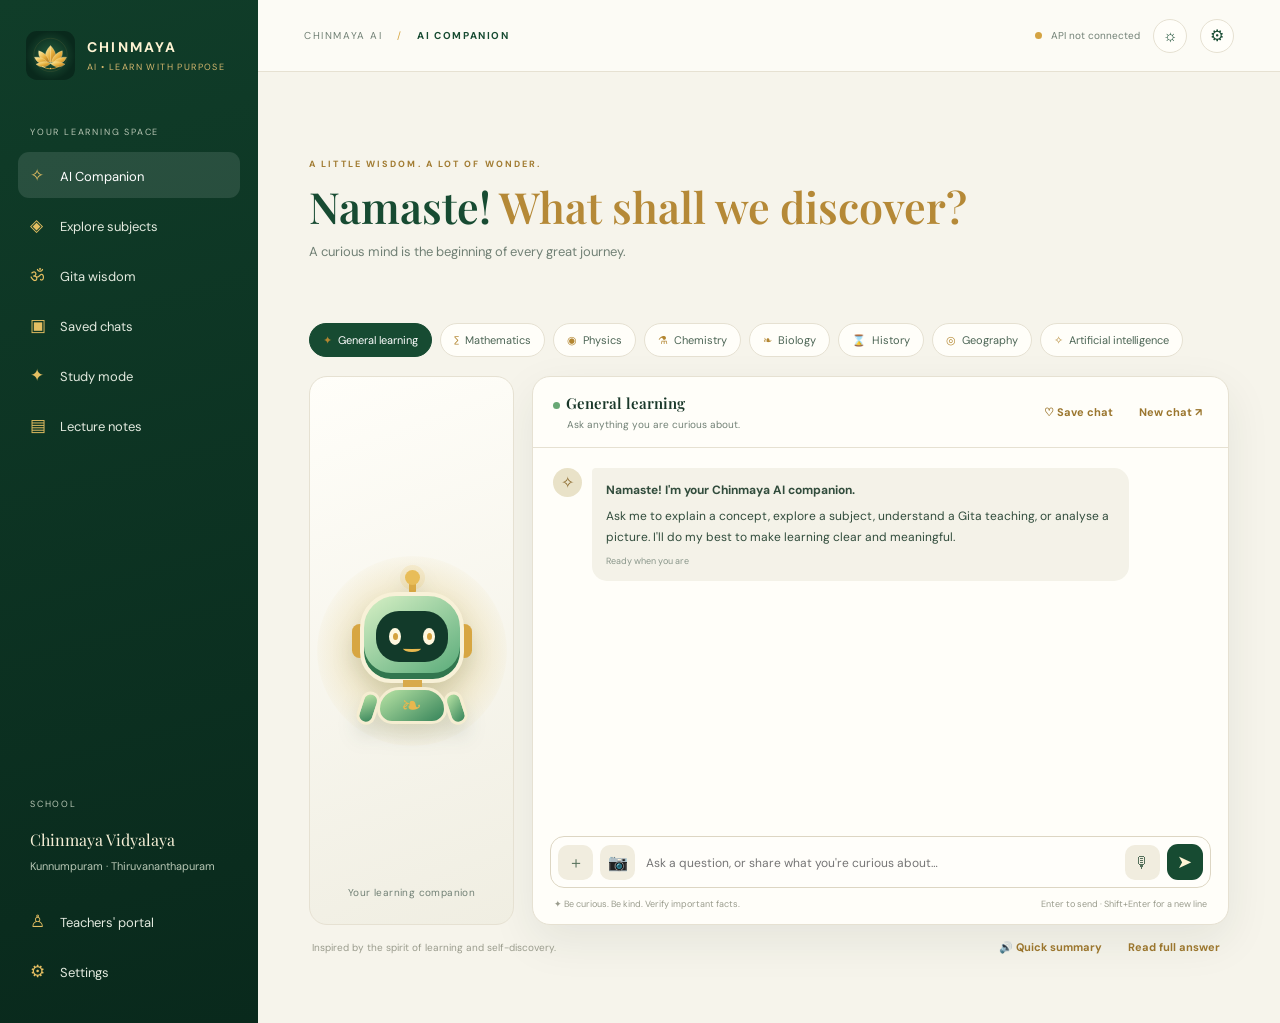
<file: index.html>
<!doctype html>
<html lang="en">
<head>
  <meta charset="utf-8">
  <meta name="viewport" content="width=device-width, initial-scale=1">
  <meta name="theme-color" content="#123d2b">
  <meta name="description" content="Chinmaya AI — a thoughtful school learning companion.">
  <title>Chinmaya AI — Learn with curiosity</title>
  <link rel="icon" href="logo.svg" type="image/svg+xml">
  <link rel="manifest" href="manifest.json">
  <link rel="stylesheet" href="style.css">
  <script src="config.js" defer></script>
  <script src="app.js" defer></script>
</head>
<body>
  <div class="app-shell">
    <aside class="sidebar" id="sidebar">
      <a class="brand" href="#home" aria-label="Chinmaya AI home"><img src="logo.svg" alt="" class="brand-logo"><span><strong>CHINMAYA</strong><small>AI • LEARN WITH PURPOSE</small></span></a>
      <div class="side-label">YOUR LEARNING SPACE</div>
      <button class="nav-item active" data-view="chat"><span>✧</span> AI Companion</button>
      <button class="nav-item" data-view="subjects"><span>◈</span> Explore subjects</button>
      <button class="nav-item" data-view="gita"><span>ॐ</span> Gita wisdom</button>
      <button class="nav-item" data-view="saved"><span>▣</span> Saved chats</button>
      <button class="nav-item" data-view="study"><span>✦</span> Study mode</button>
      <button class="nav-item" data-view="notes"><span>▤</span> Lecture notes</button>
      <div class="sidebar-bottom"><div class="side-label">SCHOOL</div><div class="school-mini">Chinmaya Vidyalaya<br><span>Kunnumpuram · Thiruvananthapuram</span></div><button class="nav-item" id="teacherOpen"><span>♙</span> Teachers' portal</button><button class="nav-item" id="settingsOpen"><span>⚙</span> Settings</button></div>
    </aside>

    <main class="main-area" id="home">
      <header class="topbar"><button class="mobile-menu" id="mobileMenu" aria-label="Open menu">☰</button><div class="breadcrumb">CHINMAYA AI <span>/</span> <b id="currentSection">AI COMPANION</b></div><div class="top-actions"><span class="connection" id="connectionState"><i></i> API not connected</span><button class="icon-button" id="themeToggle" title="Toggle theme" aria-label="Toggle theme">☼</button><button class="avatar-button" id="settingsQuick">⚙</button></div></header>

      <section class="view active" id="chatView">
        <div class="welcome-row"><div><div class="eyebrow">A LITTLE WISDOM. A LOT OF WONDER.</div><h1>Namaste! <span>What shall we discover?</span></h1><p class="subheading">A curious mind is the beginning of every great journey.</p></div></div>
        <div class="subject-strip" id="quickSubjects" aria-label="Choose a subject"></div>
        <div class="chat-workspace"><aside class="robot-stage" id="robotStage" aria-label="Chinmaya AI robot companion"><div class="robot-aura"></div><div class="robot" id="robot"><div class="antenna"><i></i></div><div class="ear ear-left"></div><div class="ear ear-right"></div><div class="robot-head"><div class="robot-face"><div class="eye eye-left"><i></i></div><div class="eye eye-right"><i></i></div><div class="mouth" id="robotMouth"></div></div></div><div class="robot-neck"></div><div class="robot-body"><span class="robot-leaf">❧</span></div><div class="robot-arm robot-arm-left"></div><div class="robot-arm robot-arm-right"></div></div><div class="robot-caption" id="robotCaption">Your learning companion</div></aside><div class="chat-panel"><div class="chat-heading"><div><span class="live-dot"></span><strong id="chatSubjectName">General learning</strong><small id="chatSubjectHint">Ask anything you are curious about.</small></div><div class="chat-heading-actions"><button class="text-button" id="saveChat">♡ Save chat</button><button class="text-button" id="clearChat">New chat ↗</button></div></div>
          <div class="messages" id="messages" aria-live="polite"><div class="message assistant"><div class="message-avatar">✧</div><div class="bubble"><b>Namaste! I'm your Chinmaya AI companion.</b><p>Ask me to explain a concept, explore a subject, understand a Gita teaching, or analyse a picture. I'll do my best to make learning clear and meaningful.</p><span class="message-time">Ready when you are</span></div></div></div>
          <div class="attachment-preview" id="attachmentPreview" hidden></div>
          <form class="composer" id="chatForm"><button type="button" class="tool-button" id="imageButton" title="Upload an image">＋</button><button type="button" class="tool-button" id="cameraButton" title="Take a photo">📷</button><input type="file" id="imageInput" accept="image/png,image/jpeg,image/webp" hidden><textarea id="promptInput" rows="1" placeholder="Ask a question, or share what you're curious about…" aria-label="Your message"></textarea><button type="button" class="tool-button mic-button" id="micButton" title="Voice input">🎙</button><button class="send-button" id="sendButton" type="submit" aria-label="Send message">➤</button></form>
          <div class="composer-foot"><span>✦ Be curious. Be kind. Verify important facts.</span><span id="voiceStatus">Enter to send · Shift+Enter for a new line</span></div>
        </div></div>
        <div class="below-chat"><span>Inspired by the spirit of learning and self-discovery.</span><div class="speech-actions"><button id="speakLast" class="text-button">🔊 Quick summary</button><button id="speakFull" class="text-button">Read full answer</button></div></div>
      </section>

      <section class="view" id="subjectsView"><div class="page-heading"><div class="eyebrow">KNOWLEDGE IS AN ADVENTURE</div><h1>Explore <span>your world.</span></h1><p>Choose a learning path. Ask questions, connect ideas and learn at your own pace.</p></div><div class="subject-grid" id="subjectGrid"></div></section>
      <section class="view" id="gitaView"><div class="page-heading"><div class="eyebrow">TIMELESS REFLECTIONS</div><h1>Wisdom for <span>everyday life.</span></h1><p>Explore the Bhagavad Gita thoughtfully, with context, questions and practical reflection.</p></div><div class="gita-feature"><div class="gita-symbol">ॐ</div><div><div class="eyebrow">A STARTING THOUGHT</div><h2>Focus on sincere effort.</h2><p>The Gita explores action, understanding, self-discipline and the search for clarity. Its teachings deserve context, careful interpretation and respectful discussion.</p><button class="gold-button" id="openSpiritualityFromGita">Ask in Spirituality ↗</button></div></div><div class="reflection-grid"><article><span>01 · ACTION</span><h3>Karma Yoga</h3><p>Reflect on doing your responsibilities sincerely without becoming overwhelmed by the result.</p></article><article><span>02 · KNOWLEDGE</span><h3>Jnana Yoga</h3><p>Explore how self-inquiry, discernment and understanding shape our choices.</p></article><article><span>03 · DEVOTION</span><h3>Bhakti Yoga</h3><p>Learn about devotion, humility and a sense of connection in the Gita.</p></article></div><p class="small-note">Verse wording and translations differ across editions. Questions about the Gita are handled in the separate Spirituality subject, with context and care.</p></section>
      <section class="view" id="savedView"><div class="page-heading"><div class="eyebrow">YOUR LEARNING HISTORY</div><h1>Saved <span>conversations.</span></h1><p>Keep useful explanations and return to them whenever you need.</p></div><div class="saved-chat-tools"><button class="gold-button" id="saveCurrentChatFromPage">♡ Save current conversation</button><button class="outline-button" id="exportCurrentChat">Export current chat</button></div><div class="saved-chat-list" id="savedChatList"></div></section>
      <section class="view" id="studyView"><div class="page-heading"><div class="eyebrow">LEARN • PRACTISE • REVISE</div><h1>Study <span>mode.</span></h1><p>Turn any topic into a clear lesson, revision notes and a short knowledge check.</p></div><div class="study-card"><label for="studyTopic">What topic are you studying?</label><input id="studyTopic" placeholder="e.g. Photosynthesis, fractions, the French Revolution"><label for="studyLevel">How should I explain it?</label><select id="studyLevel"><option value="simple">Simple explanation</option><option value="detailed">Detailed lesson</option><option value="exam">Exam revision</option><option value="quiz">Quiz me</option></select><button class="gold-button" id="startStudy">Create my study session ↗</button></div><div class="study-tip"><span>✧</span><div><b>Study smarter</b><p>After the explanation, ask for examples, flashcards or another quiz. Try answering before revealing the solution.</p></div></div></section>
      <section class="view" id="notesView"><div class="page-heading"><div class="eyebrow">YOUR PERSONAL STUDY DESK</div><h1>Lecture <span>notes.</span></h1><p>Write, save and revisit your learning. Notes stay in this browser.</p></div><div class="notes-layout"><div class="notes-list-panel"><button class="gold-button full" id="newNote">＋ New note</button><div id="notesList" class="notes-list"></div></div><div class="note-editor"><input id="noteTitle" placeholder="Untitled note" aria-label="Note title"><textarea id="noteBody" placeholder="Start writing your notes…" aria-label="Note content"></textarea><div class="note-actions"><span id="noteStatus">Saved locally in this browser</span><button class="outline-button" id="addChatNote">＋ Add last AI answer</button><button class="gold-button" id="saveNote">Save note</button><button class="outline-button" id="exportNote">Export .txt</button></div></div></div></section>
    </main>
  </div>

  <div class="modal-backdrop" id="settingsModal" hidden><section class="modal" role="dialog" aria-modal="true" aria-labelledby="settingsTitle"><button class="modal-close" data-close="settingsModal" aria-label="Close">×</button><div class="eyebrow">PERSONALISE YOUR SPACE</div><h2 id="settingsTitle">Settings</h2><label>Gemini API key<input id="apiKeyInput" type="password" autocomplete="off" placeholder="Paste your API key here"></label><p class="small-note">Kept in memory for this tab only; cleared when you refresh. A browser app cannot hide a key from its user.</p><label>Model name<input id="modelInput" value="gemini-3.5-flash-lite"></label><label>Speech language<select id="speechLanguage"><option value="en-IN">English (India)</option><option value="ml-IN">Malayalam</option><option value="ta-IN">Tamil</option><option value="hi-IN">Hindi</option></select></label><label class="switch-row">Speak AI answers <input type="checkbox" id="autoSpeak"></label><label class="switch-row">Reduce motion <input type="checkbox" id="reduceMotion"></label><div class="modal-actions"><button class="outline-button" id="forgetKey">Clear key</button><button class="gold-button" id="saveSettings">Save settings</button></div></section></div>

  <div class="modal-backdrop" id="studentCameraModal" hidden><section class="modal camera-modal" role="dialog" aria-modal="true" aria-labelledby="studentCameraTitle"><button class="modal-close" data-close="studentCameraModal" aria-label="Close">×</button><div class="eyebrow">ASK WITH A PICTURE</div><h2 id="studentCameraTitle">Student camera</h2><p>Point your camera at a question, diagram or learning material. Check that no private information is visible before taking a photo.</p><video id="studentVideo" autoplay playsinline muted></video><canvas id="studentCanvas" hidden></canvas><div class="camera-actions"><button class="outline-button" id="startStudentCamera">Start camera</button><button class="gold-button" id="captureStudentPhoto" disabled>Take photo</button><button class="outline-button" id="stopStudentCamera">Stop camera</button></div><p class="small-note" id="cameraStatus">Camera access requires permission and a secure HTTPS page or localhost.</p></section></div>

  <div class="modal-backdrop" id="teacherModal" hidden><section class="modal teacher-modal" role="dialog" aria-modal="true" aria-labelledby="teacherTitle"><button class="modal-close" data-close="teacherModal" aria-label="Close">×</button><div id="teacherLogin"><div class="eyebrow">FACULTY SPACE</div><h2 id="teacherTitle">Teachers' portal</h2><p>Enter the demo PIN to open classroom tools.</p><label>Teacher PIN<input id="teacherPin" type="password" inputmode="numeric" maxlength="8" placeholder="Enter PIN"></label><button class="gold-button full" id="teacherLoginButton">Open portal</button><p class="small-note">Demo PIN: 1234. This is not secure authentication.</p></div><div id="teacherDashboard" hidden><div class="eyebrow">CLASSROOM TOOLS</div><h2>Welcome, teacher.</h2><p>Camera preview and a relative room-sound monitor. Nothing is recorded or uploaded.</p><div class="teacher-tools"><div class="teacher-timer"><b>Classroom lesson timer</b><p>Keep activities and explanations on track.</p><div class="timer-controls"><input id="lessonMinutes" type="number" min="1" max="180" value="10" aria-label="Timer minutes"><span>minutes</span><button class="gold-button" id="startLessonTimer">Start</button><button class="outline-button" id="pauseLessonTimer">Pause</button><button class="outline-button" id="resetLessonTimer">Reset</button></div><div class="lesson-countdown" id="lessonCountdown" role="timer" aria-live="polite">10:00</div><p class="small-note" id="lessonTimerStatus">A simple on-screen classroom timer. It does not record anything.</p></div><button class="outline-button" id="startCamera">Open camera</button><button class="outline-button" id="stopCamera">Close camera</button><video id="teacherVideo" autoplay playsinline muted></video><button class="gold-button full" id="startNoise">Start noise monitor</button><div class="meter"><div id="noiseFill"></div></div><div class="noise-readout" id="noiseReadout">Microphone monitor is off</div><div class="alert-line" id="noiseAlert" hidden>Room sound is above the selected threshold.</div><button class="outline-button" id="stopNoise">Stop monitor</button></div><button class="text-button logout" id="teacherLogout">Log out</button></div></section></div>

  <div class="toast" id="toast" role="status" aria-live="polite"></div>
</body>
</html>
</file>
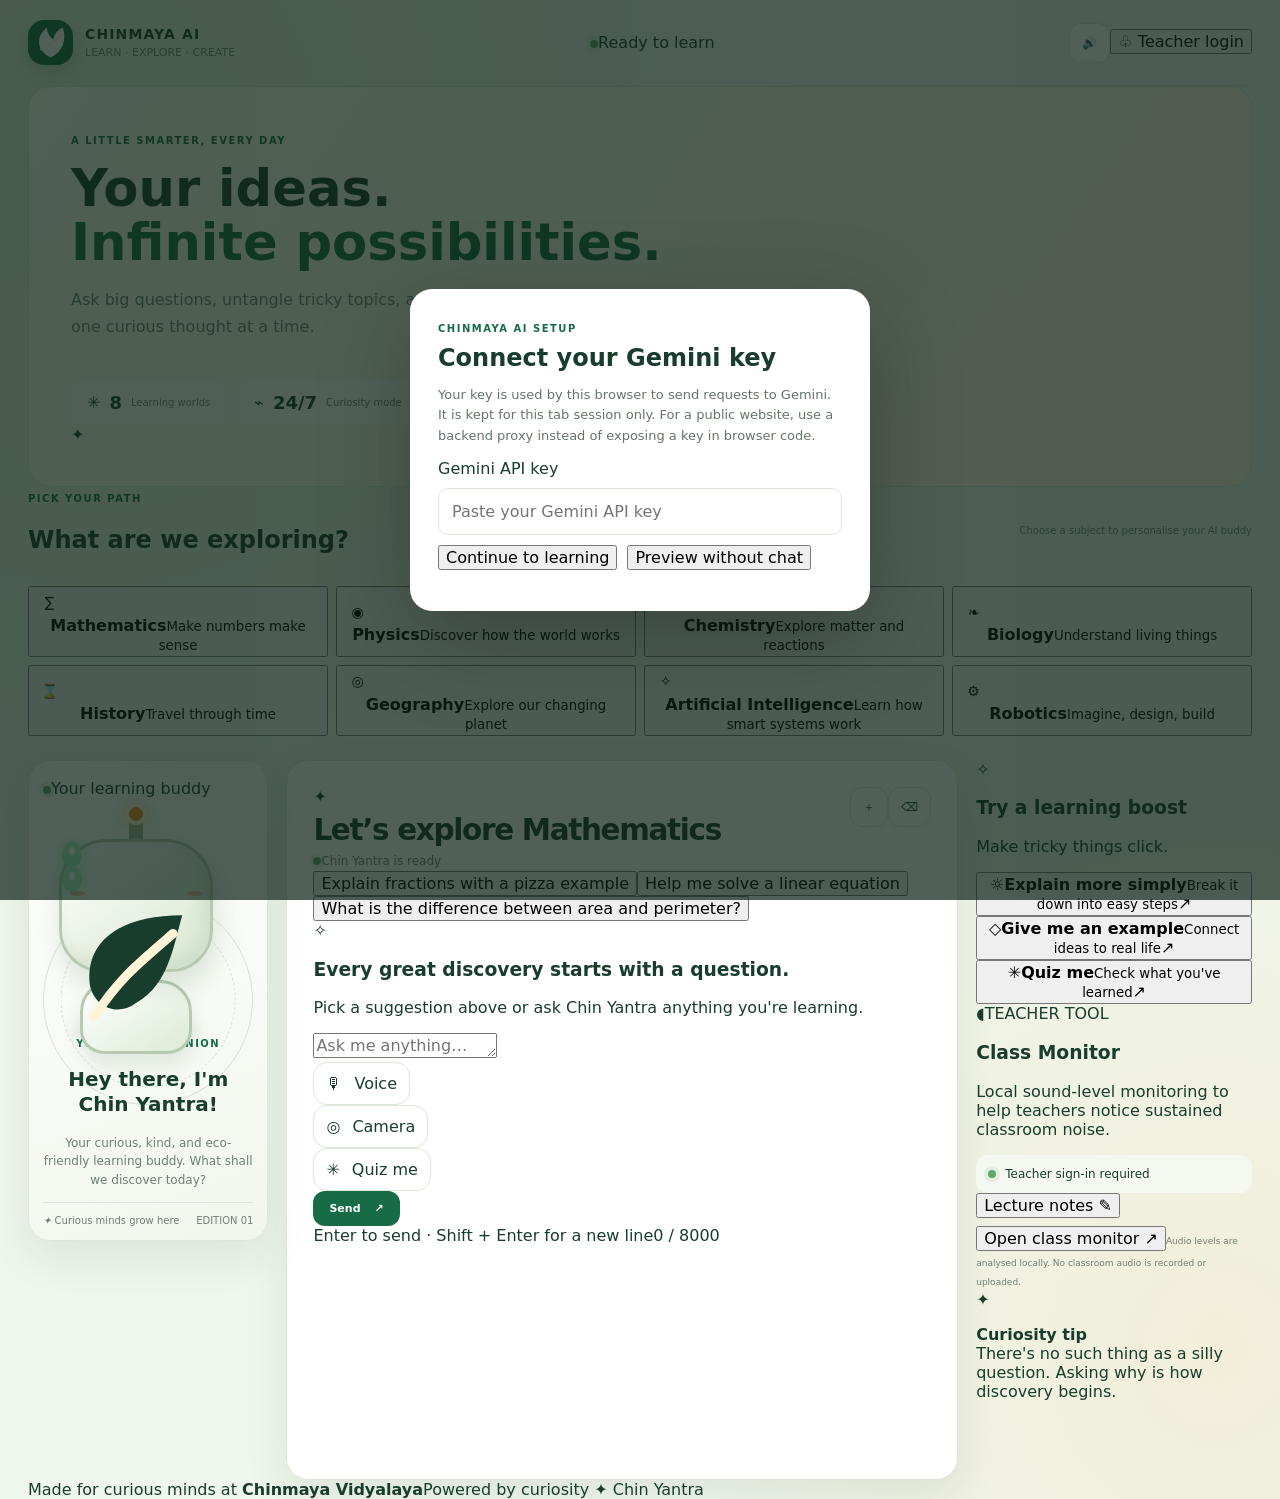
<file: chin-yantra-index.html>
<!doctype html>
<html lang="en">
<head>
  <meta charset="utf-8"><meta name="viewport" content="width=device-width, initial-scale=1">
  <meta name="theme-color" content="#176b45"><meta name="description" content="Chinmaya AI — a friendly school learning companion">
  <title>CHINMAYA AI · Chin Yantra</title><style>

:root {
  color-scheme: light;
  --page: #eff6eb;
  --surface: #ffffff;
  --surface-2: #f5f8f0;
  --surface-3: #e8f0e3;
  --text: #203b2c;
  --muted: #708074;
  --line: #dce7d8;
  --green: #34764b;
  --green-dark: #235c39;
  --green-light: #dceedd;
  --orange: #ef9b45;
  --orange-light: #fff0db;
  --shadow: 0 16px 44px rgba(35, 72, 44, .09);
  --radius: 22px;
}

* { box-sizing: border-box; }

[hidden] { display: none !important; }

html { min-height: 100%; scroll-behavior: smooth; }

body {
  margin: 0;
  background:
    radial-gradient(ellipse at 8% 10%, rgba(189, 220, 170, .28), transparent 35%),
    radial-gradient(ellipse at 95% 90%, rgba(255, 202, 139, .18), transparent 32%),
    var(--page);
  color: var(--text);
  font-family: Inter, ui-sans-serif, system-ui, -apple-system, BlinkMacSystemFont, "Segoe UI", sans-serif;
  transition: background .3s ease, color .3s ease;
}

button, input, textarea, select { font: inherit; }
button { cursor: pointer; }
button:disabled { cursor: not-allowed; opacity: .48; }
button:focus-visible, input:focus-visible, textarea:focus-visible, select:focus-visible {
  outline: 3px solid rgba(239, 155, 69, .65);
  outline-offset: 3px;
}

.app-shell { max-width: 1680px; min-height: 100vh; margin: 0 auto; padding: 0 28px; }

.topbar {
  min-height: 86px;
  display: flex;
  align-items: center;
  justify-content: space-between;
  gap: 18px;
  border-bottom: 1px solid var(--line);
}

.brand { display: flex; align-items: center; gap: 12px; text-decoration: none; color: inherit; }
.brand-mark {
  display: grid; place-items: center; width: 45px; height: 45px;
  border-radius: 16px; background: var(--green); color: #fff; font-size: 25px;
  box-shadow: 0 7px 16px rgba(52, 118, 75, .22);
}
.brand strong { display: block; letter-spacing: .08em; font-size: 14px; }
.brand small { display: block; color: var(--muted); margin-top: 4px; font-size: 11px; }
.topbar-actions { display: flex; align-items: center; gap: 10px; }

.connection-status, .live-pill, .robot-status {
  display: inline-flex; align-items: center; gap: 7px; color: var(--muted); font-size: 12px;
}
.status-dot, .live-pill > span {
  width: 8px; height: 8px; border-radius: 50%; background: #65a66d; display: inline-block;
  box-shadow: 0 0 0 4px rgba(101, 166, 109, .12);
}
.icon-button, .subtle-button, .secondary-button, .round-tool {
  border: 1px solid var(--line); color: var(--text); background: var(--surface);
  border-radius: 12px; transition: transform .18s ease, background .18s ease, border-color .18s ease;
}
.icon-button { min-height: 40px; padding: 9px 12px; display: inline-flex; align-items: center; gap: 8px; font-size: 12px; }
.icon-button:hover, .subtle-button:hover, .secondary-button:hover, .round-tool:hover { transform: translateY(-1px); border-color: var(--green); }
.theme-toggle { color: var(--green); }

.workspace {
  display: grid; grid-template-columns: minmax(290px, 365px) minmax(0, 1fr);
  gap: 24px; padding: 24px 0; align-items: stretch;
}
.companion-panel, .chat-panel {
  min-width: 0; background: var(--surface); border: 1px solid var(--line);
  border-radius: var(--radius); box-shadow: var(--shadow);
}
.companion-panel {
  padding: 22px; display: flex; flex-direction: column; position: relative; overflow: hidden;
  background: linear-gradient(165deg, var(--surface) 35%, var(--surface-2));
}
.companion-heading, .section-heading { display: flex; justify-content: space-between; align-items: center; gap: 10px; }
.eyebrow { color: var(--green); font-size: 10px; font-weight: 800; letter-spacing: .15em; }
.live-pill { background: var(--surface-2); padding: 7px 10px; border-radius: 99px; font-size: 10px; }
.live-pill > span { width: 6px; height: 6px; }

.robot-stage {
  min-height: 310px; display: grid; place-items: center; position: relative;
  isolation: isolate; margin: 10px -10px 0;
  background: radial-gradient(ellipse, rgba(189, 220, 170, .3), transparent 68%);
}
.orbit { position: absolute; border: 1px solid rgba(80, 137, 91, .18); border-radius: 50%; z-index: -1; }
.orbit-one { width: 260px; height: 260px; }
.orbit-two { width: 215px; height: 215px; border-style: dashed; animation: orbit-spin 42s linear infinite; }
.float-leaf { position: absolute; color: var(--orange); animation: float-gentle 4s ease-in-out infinite; }
.leaf-one { top: 52px; left: 17%; font-size: 24px; }
.leaf-two { right: 15%; top: 93px; color: var(--green); font-size: 24px; animation-delay: -1.4s; }
.leaf-three { right: 20%; bottom: 46px; font-size: 20px; animation-delay: -2.3s; }

.robot { width: 186px; height: 258px; position: relative; transform-origin: 50% 85%; animation: robot-breathe 4s ease-in-out infinite; }
.robot-head {
  position: absolute; z-index: 3; left: 16px; top: 37px; width: 154px; height: 133px;
  border: 3px solid #b7c9b2; border-radius: 48px 48px 42px 42px;
  background: linear-gradient(145deg, #ffffff, #e1eddb 72%);
  box-shadow: inset -8px -9px 16px rgba(71, 121, 73, .12), 0 14px 23px rgba(44, 91, 53, .12);
}
.robot-antenna { position: absolute; z-index: 1; top: 11px; left: 86px; width: 14px; height: 33px; border-radius: 10px; background: #9ebd9a; }
.robot-antenna span {
  position: absolute; top: -10px; left: -4px; width: 22px; height: 22px; border-radius: 50%;
  background: var(--orange); border: 4px solid #fff0db; box-shadow: 0 0 18px rgba(239, 155, 69, .5);
  animation: antenna-glow 2.5s ease-in-out infinite;
}
.robot-ear { position: absolute; top: 87px; width: 22px; height: 43px; border: 3px solid #a5c39f; background: #d8e8d1; border-radius: 10px; z-index: 2; }
.ear-left { left: 3px; } .ear-right { right: 3px; }
.robot-forehead { height: 31px; display: grid; place-items: center; }
.forehead-symbol { color: #d88b35; font-size: 17px; }
.robot-face {
  position: relative; margin: 0 12px; height: 78px; border-radius: 27px;
  background: linear-gradient(145deg, #244a39, #173629);
  box-shadow: inset 0 3px 8px rgba(0, 0, 0, .23);
  display: flex; justify-content: center; align-items: center; gap: 25px;
}
.eye { position: relative; width: 20px; height: 25px; background: #a8f1c0; border-radius: 50%; box-shadow: 0 0 13px rgba(129, 247, 163, .55); overflow: hidden; transition: height .12s ease; }
.eye span { position: absolute; width: 6px; height: 8px; left: 7px; top: 5px; border-radius: 50%; background: #fff; }
.cheek { position: absolute; top: 49px; width: 15px; height: 5px; border-radius: 50%; background: rgba(240, 150, 110, .58); }
.cheek-left { left: 8px; } .cheek-right { right: 8px; }
.robot-mouth { position: absolute; left: 50%; bottom: 9px; transform: translateX(-50%); width: 21px; height: 7px; border-bottom: 3px solid #f6c89c; border-radius: 0 0 20px 20px; transition: all .2s ease; }
.robot-chin { height: 13px; margin: 0 47px; border-radius: 0 0 12px 12px; background: #b5d0ad; }
.face-shine { position: absolute; top: 5px; left: 8px; width: 26px; height: 3px; border-radius: 5px; background: rgba(255,255,255,.2); }
.robot-neck { position: absolute; left: 76px; top: 164px; height: 20px; width: 34px; background: #a6c79e; border-radius: 0 0 9px 9px; }
.robot-body {
  position: absolute; top: 178px; left: 37px; width: 112px; height: 74px; border-radius: 32px 32px 24px 24px;
  border: 3px solid #b7c9b2; background: linear-gradient(145deg, #fff, #dcebd5);
  box-shadow: 0 12px 20px rgba(44, 91, 53, .11); display: flex; align-items: center; flex-direction: column;
}
.body-symbol { margin-top: 8px; color: var(--green); font-size: 24px; line-height: 26px; }
.body-light { width: 20px; height: 5px; border-radius: 5px; background: var(--orange); margin-top: 2px; }
.body-panel { width: 38px; height: 3px; background: #b2cbaa; border-radius: 4px; margin-top: 6px; }
.robot-arm { position: absolute; top: 188px; width: 21px; height: 49px; border: 3px solid #b7c9b2; background: #e1eddb; border-radius: 12px; transform-origin: top center; }
.arm-left { left: 20px; transform: rotate(12deg); }
.arm-right { right: 20px; transform: rotate(-12deg); }
.robot-shadow { position: absolute; bottom: -7px; left: 30px; width: 126px; height: 16px; background: rgba(51, 89, 52, .12); filter: blur(7px); border-radius: 50%; }

.robot.blink .eye { height: 3px; margin-top: 11px; border-radius: 50%; }
.robot.yawning .robot-mouth { width: 17px; height: 20px; bottom: 4px; border: 2px solid #f6c89c; border-radius: 50%; background: #c87564; }
.robot.talking .robot-mouth { height: 12px; width: 23px; border: 2px solid #f6c89c; background: #c87564; }
.robot.thinking { animation: robot-think 1.2s ease-in-out infinite; }
.robot.happy .robot-mouth { width: 28px; height: 12px; border-bottom-width: 4px; }
.robot.alert .robot-antenna span { background: #f04f4f; }
.companion-info { text-align: center; }
.robot-status { font-size: 11px; }
.companion-info h1 { margin: 9px 0 6px; font-size: 25px; letter-spacing: -.04em; }
.companion-info p { max-width: 255px; margin: 0 auto; color: var(--muted); line-height: 1.6; font-size: 13px; }

.companion-tools { display: grid; grid-template-columns: 1fr; gap: 8px; margin-top: 23px; }
.tool-button {
  display: flex; gap: 12px; align-items: center; padding: 11px 12px; text-align: left;
  border: 1px solid var(--line); background: var(--surface); border-radius: 14px; color: var(--text);
  transition: background .2s ease, transform .2s ease;
}
.tool-button:hover { background: var(--surface-2); transform: translateX(2px); }
.tool-icon { display: grid; place-items: center; width: 36px; height: 36px; flex-shrink: 0; border-radius: 12px; color: var(--green); background: var(--green-light); font-size: 17px; }
.tool-button strong, .tool-button small { display: block; }
.tool-button strong { font-size: 12px; }
.tool-button small { color: var(--muted); font-size: 10px; margin-top: 3px; }
.nature-note { display: flex; gap: 10px; align-items: flex-start; margin-top: 18px; padding: 13px; border-radius: 14px; background: var(--orange-light); color: #7d5b32; }
.nature-note > span { font-size: 18px; }
.nature-note p { margin: 0; font-size: 11px; line-height: 1.55; }
.teacher-entry { display: flex; justify-content: space-between; align-items: center; gap: 8px; margin-top: auto; padding-top: 19px; font-size: 10px; color: var(--muted); }
.teacher-entry button, .logout-button { border: 0; background: transparent; color: var(--green); font-size: 11px; font-weight: 700; padding: 7px; }

.chat-panel { display: flex; flex-direction: column; padding: 26px; min-height: 720px; }
.chat-header { display: flex; align-items: flex-start; justify-content: space-between; gap: 16px; }
.chat-header h2 { font-size: clamp(22px, 2.3vw, 30px); letter-spacing: -.045em; margin: 7px 0 5px; }
.chat-header p { color: var(--muted); margin: 0; font-size: 12px; line-height: 1.6; }
.subtle-button { padding: 10px 13px; white-space: nowrap; font-size: 11px; }

.subject-section { margin-top: 24px; padding-bottom: 20px; border-bottom: 1px solid var(--line); }
.section-heading h3 { margin: 0; font-size: 12px; }
.section-heading > span { color: var(--muted); font-size: 10px; }
.subject-grid { display: grid; grid-template-columns: repeat(4, minmax(0, 1fr)); gap: 8px; margin-top: 12px; }
.subject-button {
  display: flex; align-items: center; gap: 8px; min-width: 0; padding: 10px 8px;
  border: 1px solid var(--line); border-radius: 12px; background: var(--surface-2);
  color: var(--text); font-size: 10px; font-weight: 650; text-align: left;
  transition: transform .18s ease, box-shadow .18s ease, border-color .18s ease;
}
.subject-button:hover { transform: translateY(-2px); }
.subject-button.selected { border-color: var(--subject-colour); box-shadow: 0 0 0 2px color-mix(in srgb, var(--subject-colour) 18%, transparent); background: var(--subject-bg); }
.subject-icon { display: grid; place-items: center; flex-shrink: 0; width: 27px; height: 27px; border-radius: 9px; background: var(--subject-bg); color: var(--subject-colour); font-size: 14px; }
.subject-button span:last-child { overflow-wrap: anywhere; }

.chat-messages { display: flex; flex-direction: column; gap: 20px; padding: 22px 3px 14px; flex: 1; }
.message { display: flex; align-items: flex-start; gap: 10px; max-width: 100%; animation: message-in .3s ease both; }
.message.user-message { justify-content: flex-end; }
.message-avatar { display: grid; place-items: center; flex-shrink: 0; width: 32px; height: 32px; border-radius: 12px; background: var(--green-light); color: var(--green); font-size: 17px; }
.user-message .message-avatar { display: none; }
.message-content { max-width: min(88%, 730px); min-width: 0; }
.user-message .message-content { display: flex; flex-direction: column; align-items: flex-end; }
.message-meta { color: var(--muted); font-size: 10px; margin: 0 0 7px 3px; }
.message-meta span { opacity: .75; }
.message-bubble { padding: 13px 15px; border-radius: 5px 17px 17px 17px; background: var(--surface-2); border: 1px solid var(--line); font-size: 12px; line-height: 1.8; overflow-wrap: anywhere; }
.message-bubble p { margin: 0 0 9px; white-space: pre-wrap; }
.message-bubble p:last-child { margin-bottom: 0; }
.message-bubble ul, .message-bubble ol { padding-left: 20px; }
.user-message .message-bubble { border: 0; background: var(--green); color: #fff; border-radius: 17px 5px 17px 17px; }
.message-actions { display: flex; gap: 7px; margin: 7px 0 0 3px; }
.message-actions button { border: 0; padding: 4px 7px; background: transparent; color: var(--green); font-size: 10px; }
.user-message .message-meta { text-align: right; margin-right: 3px; }
.typing-bubble { display: flex; gap: 5px; align-items: center; min-height: 40px; }
.thinking-dots { display: inline-flex; align-items: center; gap: 4px; }
.thinking-dots i { display: block; width: 5px; height: 5px; border-radius: 50%; background: var(--green); animation: dot-bounce .8s infinite alternate; }
.thinking-dots i:nth-child(2) { animation-delay: .18s; }
.thinking-dots i:nth-child(3) { animation-delay: .36s; }
.thinking-bar { color: var(--muted); font-size: 11px; display: flex; align-items: center; gap: 9px; padding: 8px 0; }
.quick-prompts { display: flex; flex-wrap: wrap; gap: 7px; margin: 5px 0 14px; }
.quick-prompt { border: 1px solid var(--line); background: var(--surface); color: var(--muted); border-radius: 99px; padding: 8px 11px; font-size: 10px; transition: .18s ease; }
.quick-prompt:hover { border-color: var(--orange); color: var(--text); background: var(--orange-light); }

.composer { border: 1px solid var(--line); border-radius: 18px; background: var(--surface); padding: 12px; box-shadow: 0 5px 18px rgba(35, 72, 44, .04); }
.composer textarea { width: 100%; min-height: 35px; max-height: 140px; resize: vertical; border: 0; outline: 0; color: var(--text); background: transparent; padding: 5px 4px 10px; font-size: 13px; line-height: 1.5; }
.composer textarea::placeholder { color: var(--muted); opacity: .8; }
.composer-bottom { display: flex; align-items: center; justify-content: space-between; gap: 10px; }
.composer-tools { display: flex; align-items: center; gap: 6px; }
.round-tool { width: 34px; height: 34px; font-size: 14px; display: grid; place-items: center; }
.mic-button.listening { color: #fff; background: #d84848; border-color: #d84848; animation: mic-pulse 1s infinite; }
.voice-state { font-size: 10px; color: var(--muted); margin-left: 4px; }
.send-button, .primary-button {
  border: 0; background: var(--green); color: #fff; border-radius: 12px;
  padding: 11px 16px; font-size: 11px; font-weight: 750; display: inline-flex; align-items: center; gap: 14px;
  transition: transform .18s ease, background .18s ease;
}
.send-button:hover, .primary-button:hover { background: var(--green-dark); transform: translateY(-1px); }
.send-button:disabled { opacity: .55; }
.privacy-note { text-align: center; color: var(--muted); font-size: 9px; line-height: 1.5; margin: 12px 0 0; }
.app-footer { display: flex; justify-content: space-between; gap: 15px; padding: 8px 0 20px; color: var(--muted); font-size: 10px; }
.app-footer span:first-child { font-weight: 800; letter-spacing: .1em; color: var(--green); }
.sr-only { position: absolute; width: 1px; height: 1px; padding: 0; margin: -1px; overflow: hidden; clip: rect(0,0,0,0); white-space: nowrap; border: 0; }

/* Modals */
.modal-backdrop {
  position: fixed; inset: 0; z-index: 1000; display: grid; place-items: center;
  padding: 18px; background: rgba(15, 31, 21, .53); backdrop-filter: blur(8px);
  animation: fade-in .18s ease both;
}
.modal {
  width: min(100%, 560px); max-height: min(90vh, 900px); overflow-y: auto;
  background: var(--surface); color: var(--text); border: 1px solid var(--line);
  border-radius: 22px; padding: 23px; box-shadow: 0 25px 80px rgba(0, 0, 0, .2);
  animation: modal-in .24s ease both;
}
.settings-modal { width: min(100%, 610px); }
.monitor-modal { width: min(100%, 650px); }
.modal-header { display: flex; justify-content: space-between; align-items: flex-start; gap: 14px; margin-bottom: 17px; }
.modal-header h2 { font-size: 24px; letter-spacing: -.04em; margin: 5px 0 0; }
.modal-close { border: 0; border-radius: 10px; background: var(--surface-2); color: var(--text); width: 36px; height: 36px; font-size: 25px; line-height: 1; }
.modal-description { color: var(--muted); font-size: 12px; line-height: 1.7; }
.settings-content { display: grid; gap: 21px; }
.settings-group { display: grid; gap: 12px; }
.settings-group h3, .monitor-camera-section h3 { margin: 0; font-size: 13px; }
.setting-row { display: flex; align-items: center; justify-content: space-between; gap: 14px; }
.setting-row strong, .setting-row small { display: block; }
.setting-row strong { font-size: 12px; }
.setting-row small { color: var(--muted); font-size: 10px; line-height: 1.5; margin-top: 4px; }
.switch-button { display: inline-flex; align-items: center; gap: 7px; border: 1px solid var(--line); background: var(--surface-2); color: var(--text); border-radius: 99px; padding: 5px 9px 5px 5px; font-size: 10px; }
.switch-button > span { width: 22px; height: 22px; border-radius: 50%; background: #aab8aa; transition: .2s; }
.switch-button.active > span { background: var(--green); box-shadow: inset 0 0 0 5px var(--green); border: 5px solid #c6e5c8; }
.field-label { display: block; color: var(--muted); font-size: 11px; margin: 5px 0 -5px; }
.settings-input { width: 100%; min-height: 42px; border: 1px solid var(--line); background: var(--surface-2); color: var(--text); border-radius: 11px; padding: 10px 12px; font-size: 12px; }
textarea.settings-input { resize: vertical; }
.range-row { display: grid; gap: 8px; }
.range-row label, .threshold-row label { display: flex; justify-content: space-between; color: var(--muted); font-size: 11px; }
.range-row label span, .threshold-row strong { color: var(--green); }
input[type="range"] { width: 100%; accent-color: var(--green); }
.settings-footnote { color: var(--muted); font-size: 10px; line-height: 1.7; margin: 7px 0 0; }
.primary-button { justify-content: center; min-height: 42px; }
.secondary-button { min-height: 38px; padding: 9px 12px; font-size: 11px; }
.modal-actions { display: flex; flex-wrap: wrap; gap: 8px; margin: 13px 0; }
.camera-preview, .monitor-camera-preview { display: grid; place-items: center; overflow: hidden; border-radius: 15px; background: #172a20; min-height: 210px; }
.camera-preview video { display: block; width: 100%; max-height: 340px; object-fit: contain; }
.camera-placeholder { min-height: 200px; width: 100%; display: flex; flex-direction: column; align-items: center; justify-content: center; gap: 9px; color: #c4d9c7; text-align: center; padding: 20px; }
.camera-placeholder span { font-size: 34px; }
.camera-placeholder p { margin: 0; font-size: 11px; }
.captured-image { display: block; max-height: 230px; max-width: 100%; margin: 12px auto; border-radius: 12px; }
.question-input { margin: 12px 0; }
.status-message { color: var(--muted); font-size: 10px; line-height: 1.5; }
.password-row { display: flex; gap: 8px; }
.password-row .settings-input { flex: 1; min-width: 0; }
.error-message { color: #d64545; font-size: 11px; min-height: 16px; }
.monitor-status { display: flex; align-items: center; gap: 9px; padding: 12px; border-radius: 12px; background: var(--surface-2); font-size: 12px; }
.monitor-status.running .status-dot { background: #4db76c; box-shadow: 0 0 0 5px rgba(77,183,108,.16); }
.noise-reading { margin: 18px 0; padding: 19px; border: 1px solid var(--line); border-radius: 16px; background: var(--surface-2); }
.noise-number { display: flex; align-items: baseline; gap: 10px; margin: 7px 0 13px; }
.noise-number strong { font-size: 42px; letter-spacing: -.06em; }
.noise-number span { color: var(--muted); font-size: 11px; }
.sound-meter { height: 13px; overflow: hidden; border-radius: 99px; background: var(--surface-3); }
.sound-meter > div { width: 0; height: 100%; border-radius: inherit; background: linear-gradient(90deg, #4c9e64, #f3b54f, #e44e4e); transition: width .1s linear; }
.meter-scale { display: flex; justify-content: space-between; gap: 5px; color: var(--muted); font-size: 9px; margin-top: 7px; }
.threshold-row { display: grid; gap: 8px; }
.notice-card { padding: 15px; border-radius: 12px; background: var(--orange-light); color: #78522c; font-size: 12px; }
.monitor-camera-section { margin-top: 24px; border-top: 1px solid var(--line); padding-top: 20px; }
.monitor-camera-preview { min-height: 155px; }
.monitor-camera-preview video { display: block; width: 100%; max-height: 270px; object-fit: contain; }
.logout-button { margin-top: 16px; color: #c44d4d; }

/* Full-screen alarm */
.alarm-overlay {
  position: fixed; z-index: 3000; inset: 0; display: grid; place-items: center; overflow-y: auto;
  padding: 22px; color: white; background: #a91020;
  animation: alarm-flash .85s infinite alternate;
}
.alarm-card { width: min(100%, 600px); text-align: center; padding: 25px; border: 1px solid rgba(255,255,255,.4); border-radius: 25px; background: rgba(64, 0, 7, .22); box-shadow: 0 20px 90px rgba(0,0,0,.18); }
.alarm-symbol { width: 74px; height: 74px; display: grid; place-items: center; border: 4px solid #fff; border-radius: 50%; margin: 0 auto 16px; font-size: 49px; font-weight: 900; animation: alarm-symbol-pulse .6s infinite alternate; }
.alarm-kicker { font-size: 11px; letter-spacing: .22em; font-weight: 900; }
.alarm-card h2 { margin: 11px 0; font-size: clamp(26px, 5vw, 44px); letter-spacing: -.04em; }
.alarm-card p { font-size: 13px; line-height: 1.7; }
.alarm-level { display: flex; justify-content: center; align-items: baseline; gap: 11px; margin: 20px 0; }
.alarm-level strong { font-size: 48px; }
.alarm-level span, .alarm-card small { font-size: 11px; opacity: .86; }
.alarm-voice-note { padding: 13px; border-radius: 12px; background: rgba(0,0,0,.16); }
.alarm-actions { display: flex; justify-content: center; flex-wrap: wrap; gap: 9px; margin: 20px 0; }
.alarm-actions button { border: 1px solid rgba(255,255,255,.8); border-radius: 11px; padding: 12px 15px; background: white; color: #9c1120; font-weight: 800; font-size: 11px; }
.alarm-actions button:last-child { color: white; background: transparent; }
.toast { position: fixed; bottom: 22px; left: 50%; z-index: 4000; transform: translate(-50%, 20px); max-width: min(90vw, 500px); background: #203b2c; color: white; padding: 12px 16px; border-radius: 12px; font-size: 12px; opacity: 0; pointer-events: none; transition: .2s ease; box-shadow: var(--shadow); }
.toast.visible { opacity: 1; transform: translate(-50%, 0); }

/* Dark theme */
body.dark {
  color-scheme: dark;
  --page: #101a15;
  --surface: #19271f;
  --surface-2: #203128;
  --surface-3: #2a3c30;
  --text: #e6f0e5;
  --muted: #a4b5a5;
  --line: #304437;
  --green: #82c795;
  --green-dark: #5ca978;
  --green-light: #2d4935;
  --orange-light: #4b3925;
  --shadow: 0 16px 44px rgba(0, 0, 0, .18);
  background:
    radial-gradient(ellipse at 8% 10%, rgba(52, 118, 75, .17), transparent 35%),
    radial-gradient(ellipse at 95% 90%, rgba(239, 155, 69, .08), transparent 32%),
    var(--page);
}
body.dark .robot-head { background: linear-gradient(145deg, #e5f0df, #b7cfb0); }
body.dark .robot-face { background: linear-gradient(145deg, #142d21, #0e2017); }
body.dark .robot-body { background: linear-gradient(145deg, #dcebd5, #a9c99e); }
body.dark .robot-ear, body.dark .robot-neck, body.dark .robot-arm { background: #b7d1ad; }
body.dark .nature-note { color: #f2c995; }
body.dark .message-bubble { background: var(--surface-2); }
body.dark .user-message .message-bubble { background: #397b50; color: #fff; }
body.dark .switch-button.active > span { background: #82c795; border-color: #2d4935; }
body.dark .theme-toggle { color: #f5c37f; }
body.dark .subject-button.selected { background: var(--subject-bg); }

/* Animations */
@keyframes robot-breathe { 0%,100% { transform: translateY(0) rotate(0); } 50% { transform: translateY(-4px) rotate(.6deg); } }
@keyframes orbit-spin { to { transform: rotate(360deg); } }
@keyframes float-gentle { 0%,100% { transform: translateY(0) rotate(0); } 50% { transform: translateY(-10px) rotate(8deg); } }
@keyframes antenna-glow { 0%,100% { box-shadow: 0 0 10px rgba(239,155,69,.35); } 50% { box-shadow: 0 0 21px rgba(239,155,69,.7); } }
@keyframes robot-think { 0%,100% { transform: rotate(0); } 50% { transform: rotate(-2deg) translateY(-2px); } }
@keyframes dot-bounce { to { transform: translateY(-4px); opacity: .45; } }
@keyframes message-in { from { opacity: 0; transform: translateY(6px); } to { opacity: 1; transform: translateY(0); } }
@keyframes mic-pulse { 50% { box-shadow: 0 0 0 6px rgba(216,72,72,.18); } }
@keyframes fade-in { from { opacity: 0; } to { opacity: 1; } }
@keyframes modal-in { from { opacity: 0; transform: translateY(9px) scale(.99); } to { opacity: 1; transform: translateY(0) scale(1); } }
@keyframes alarm-flash { from { background-color: #8f0c19; } to { background-color: #df1e31; } }
@keyframes alarm-symbol-pulse { to { transform: scale(1.08); box-shadow: 0 0 25px rgba(255,255,255,.2); } }

body.reduce-motion *, body.reduce-motion *::before, body.reduce-motion *::after {
  animation-duration: .01ms !important; animation-iteration-count: 1 !important;
  scroll-behavior: auto !important; transition-duration: .01ms !important;
}

@media (prefers-reduced-motion: reduce) {
  body:not(.allow-motion) *, body:not(.allow-motion) *::before, body:not(.allow-motion) *::after {
    animation-duration: .01ms; animation-iteration-count: 1; scroll-behavior: auto;
  }
}

@media (min-width: 1250px) {
  .workspace { grid-template-columns: minmax(310px, 365px) minmax(0, 1fr); }
  .companion-tools { grid-template-columns: 1fr; }
}
@media (max-width: 1050px) {
  .app-shell { padding: 0 16px; }
  .workspace { grid-template-columns: minmax(250px, 300px) minmax(0, 1fr); gap: 14px; }
  .companion-panel { padding: 16px; }
  .chat-panel { padding: 20px; }
  .robot-stage { min-height: 275px; }
  .subject-grid { grid-template-columns: repeat(2, minmax(0, 1fr)); }
}
@media (max-width: 720px) {
  .app-shell { padding: 0 10px; }
  .topbar { min-height: 72px; }
  .brand-mark { width: 38px; height: 38px; border-radius: 13px; }
  .brand strong { font-size: 12px; }
  .brand small { font-size: 10px; }
  .topbar-actions { gap: 6px; }
  .connection-status { display: none; }
  .icon-button { padding: 8px 9px; }
  .desktop-label, #themeLabel { display: none; }
  .workspace { grid-template-columns: minmax(0, 1fr); padding-top: 12px; }
  .companion-panel { padding: 14px 16px; }
  .robot-stage { min-height: 235px; margin-top: 0; }
  .orbit-one { width: 220px; height: 220px; }
  .orbit-two { width: 185px; height: 185px; }
  .robot { transform: scale(.84); margin: -12px 0; }
  .companion-info h1 { font-size: 22px; }
  .companion-tools { grid-template-columns: repeat(3, minmax(0, 1fr)); gap: 6px; margin-top: 15px; }
  .tool-button { flex-direction: column; text-align: center; gap: 6px; padding: 9px 5px; }
  .tool-button small { display: none; }
  .tool-icon { width: 31px; height: 31px; }
  .nature-note { margin-top: 12px; }
  .teacher-entry { padding-top: 10px; }
  .chat-panel { min-height: 640px; padding: 16px 12px; }
  .chat-header h2 { font-size: 23px; }
  .chat-header p { max-width: 300px; }
  .subtle-button { padding: 8px; font-size: 10px; }
  .subject-section { margin-top: 18px; }
  .subject-grid { grid-template-columns: repeat(2, minmax(0, 1fr)); }
  .message-content { max-width: 92%; }
  .message-bubble { font-size: 12px; }
  .app-footer { font-size: 9px; }
  .app-footer span:last-child { text-align: right; }
}
@media (max-width: 390px) {
  .chat-header { flex-direction: column; }
  .subject-button { font-size: 9px; }
  .voice-state { display: none; }
  .composer-tools { gap: 4px; }
  .send-button { padding: 10px; }
  .modal { padding: 17px; }
  .alarm-card { padding: 17px; }
}

/* Restored layout and interaction fixes */

.hidden{display:none!important}
.hero-grid{display:grid;grid-template-columns:minmax(0,1fr);gap:20px}
.hero-grid>.robot-card{display:none}
.welcome-panel{min-height:250px;padding:42px;position:relative;overflow:hidden;border:1px solid var(--line);border-radius:var(--radius);background:linear-gradient(125deg,#f7fbf1,#fff0dc);display:flex;flex-direction:column;justify-content:space-between}
.welcome-copy h2{font-size:clamp(34px,4vw,58px);line-height:1.05;margin:14px 0;color:var(--text)}
.welcome-copy h2 span{color:var(--green)}
.welcome-copy p{max-width:620px;color:var(--muted);line-height:1.7}
.quick-stats{display:flex;gap:12px;flex-wrap:wrap;margin-top:24px}
.quick-stats>div{display:flex;align-items:center;gap:9px;background:rgba(255,255,255,.72);padding:12px 16px;border-radius:15px}
.quick-stats strong{font-size:18px}.quick-stats small{display:block;color:var(--muted);font-size:10px}
.workspace-grid{display:grid;grid-template-columns:minmax(210px,.68fr) minmax(0,1.9fr) minmax(235px,.78fr);gap:18px;align-items:start;margin-top:24px}
.workspace-grid>.robot-card{grid-column:1;grid-row:1;position:sticky;top:14px;min-width:0;padding:18px 14px 14px;border:1px solid var(--line);border-radius:var(--radius);background:linear-gradient(160deg,#fff,#f1f7ed);box-shadow:var(--shadow);overflow:hidden}
.workspace-grid>.chat-panel{grid-column:2;grid-row:1;min-width:0}
.workspace-grid>.side-column{grid-column:3;grid-row:1;min-width:0}
.robot-card .robot-stage{height:230px;min-height:230px;margin:4px auto 0;position:relative;display:block;isolation:isolate}
.robot-orbit{position:absolute;left:50%;top:50%;transform:translate(-50%,-50%);border:1px solid rgba(80,137,91,.2);border-radius:50%;pointer-events:none;z-index:0}
.robot-orbit.orbit-one{width:210px;height:210px}
.robot-orbit.orbit-two{width:175px;height:175px;border-style:dashed;animation:orbit-spin 42s linear infinite}
.robot-head{z-index:3}
.robot-card .robot-intro{text-align:center;margin-top:0}
.robot-card .robot-intro h1{font-size:20px;line-height:1.25}
.robot-card .robot-intro p{font-size:12px;line-height:1.55;color:var(--muted)}
.robot-footer{display:flex;justify-content:space-between;gap:8px;border-top:1px solid var(--line);padding-top:12px;margin-top:auto;font-size:10px;color:var(--muted)}
.robot-stage .eye .pupil{transition:transform .12s ease-out}
.robot-stage[data-expression="thinking"] .robot-mouth{animation:robot-thinking .7s ease-in-out infinite alternate}
.api-gate{position:fixed;inset:0;z-index:5000;background:rgba(13,35,24,.72);display:grid;place-items:center;padding:18px}
.api-gate.hidden{display:none!important}
.api-gate-card{width:min(100%,460px);background:#fff;border-radius:22px;padding:28px;box-shadow:0 25px 90px rgba(0,0,0,.25)}
.api-gate-card h2{margin:8px 0}.api-gate-card p{color:#657568;line-height:1.55;font-size:13px}
.api-gate-card input{width:100%;padding:13px;border:1px solid var(--line);border-radius:10px;margin:10px 0}
.api-gate-actions{display:flex;gap:10px;flex-wrap:wrap}
.notes-panel{width:min(100%,760px)}.notes-panel textarea{width:100%;min-height:260px;padding:14px;border:1px solid var(--line);border-radius:12px}
@keyframes robot-thinking{from{transform:scaleX(.85)}to{transform:scaleX(1.1)}}
@media(max-width:1050px){.workspace-grid{grid-template-columns:minmax(190px,.65fr) minmax(0,1.7fr)}.workspace-grid>.robot-card{grid-column:1;grid-row:1}.workspace-grid>.chat-panel{grid-column:2;grid-row:1}.workspace-grid>.side-column{grid-column:1/-1;grid-row:2;display:grid;grid-template-columns:repeat(2,minmax(0,1fr))}}
@media(max-width:700px){.app-shell{padding:0 12px}.workspace-grid{grid-template-columns:1fr}.workspace-grid>.robot-card,.workspace-grid>.chat-panel,.workspace-grid>.side-column{grid-column:1;grid-row:auto;position:relative;top:auto}.workspace-grid>.robot-card{min-height:0}.workspace-grid>.side-column{display:grid;grid-template-columns:1fr}.welcome-panel{padding:24px;min-height:260px}}

</style>
  <script>
/* CHINMAYA AI / CHIN YANTRA — central configuration.
   Edit values here, save, and refresh. Browser-side API keys are visible to visitors.
*/
window.APP_CONFIG = {
  appName: "CHINMAYA AI",
  robotName: "Chin Yantra",
  apiKey: "PASTE YOUR API KEY HERE",
  // Verified in Google's official Gemini API docs at project creation time: Gemini 3.5 Flash-Lite.
  // Model availability can change; use an identifier enabled for your API key.
  model: "gemini-3.5-flash-lite",
  apiBaseUrl: "https://generativelanguage.googleapis.com/v1beta/models/",
  language: "en-IN",
  greeting: "Your curious, kind, and eco-friendly learning buddy. What shall we discover today?",
  defaultSubject: "Mathematics",
  defaultExpression: "idle",
  reducedMotion: false,
  theme: {
    primary: "#176b45",
    primaryDark: "#104b34",
    secondary: "#f28a27",
    background: "#f6f5ed",
    accent: "#b8d96a",
    cream: "#fff9e9",
    text: "#183d2d"
  },
  voice: {
    enabled: true,
    voiceName: "",
    language: "en-IN",
    rate: 1.0,
    pitch: 1.08,
    volume: 0.9,
    speakByDefault: false,
    showSpeakButton: true,
    allowSpeechRecognition: true
  },
  teacherPassword: "1234", // DEMONSTRATION ONLY; never use as real authentication.
  monitor: {
    noiseSensitivity: 55,       // 1–100; higher values trigger at lower sound levels.
    soundLevelThreshold: 0.085, // RMS amplitude, 0–1; tune for the device/room.
    triggerDurationMs: 1800,    // sound must stay over threshold for this long
    repeatCount: 3,             // sustained loud frames required within the active window
    alertDurationMs: 5000,
    alarmCooldownMs: 12000,
    defaultAlarmEnabled: true,
    allowTeacherMute: true,
    sampleIntervalMs: 100
  },
  interface: {
    maxHistoryMessages: 24,
    maxOutputTokens: 1200,
    cameraMaxWidth: 960,
    cameraJpegQuality: 0.82,
    toastDurationMs: 3200
  },
  subjects: [
    { name: "Mathematics", icon: "∑", description: "Make numbers make sense", instruction: "Teach mathematics step by step. Show working for calculations, define symbols, check the result, and use an everyday analogy when useful. Never skip essential reasoning.", questions: ["Explain fractions with a pizza example", "Help me solve a linear equation", "What is the difference between area and perimeter?"] },
    { name: "Physics", icon: "◉", description: "Discover how the world works", instruction: "Teach physics with scientifically accurate principles, units, equations, and real-world examples. Explain what each variable means and distinguish simplified models from reality.", questions: ["Why does a rainbow form?", "Explain Newton's laws simply", "What is the difference between mass and weight?"] },
    { name: "Chemistry", icon: "⚗", description: "Explore matter and reactions", instruction: "Teach chemistry safely and accurately. Explain particles, elements, compounds, reactions, and equations at school level. Do not recommend dangerous experiments or mixing unknown chemicals.", questions: ["What is an atom made of?", "How are acids different from bases?", "Explain chemical reactions with examples"] },
    { name: "Biology", icon: "❧", description: "Understand living things", instruction: "Teach biology using clear explanations of living systems, evidence-based facts, and relatable examples. Explain scientific terms in plain language and avoid overstating uncertain claims.", questions: ["How do plants make their food?", "What do mitochondria do?", "How does the human heart work?"] },
    { name: "History", icon: "⌛", description: "Travel through time", instruction: "Teach history with chronology, context, causes, consequences, and multiple perspectives where relevant. Separate established evidence from interpretation and do not invent dates or quotations.", questions: ["Why are historical sources important?", "What caused the French Revolution?", "How do historians study ancient civilisations?"] },
    { name: "Geography", icon: "◎", description: "Explore our changing planet", instruction: "Teach geography with clear spatial reasoning, map concepts, physical and human geography, and examples. Be careful with current facts and distinguish weather from climate.", questions: ["Why do monsoons happen?", "How are latitude and longitude used?", "What causes earthquakes?"] },
    { name: "Artificial Intelligence", icon: "✧", description: "Learn how smart systems work", instruction: "Explain AI and machine learning accessibly, including benefits, limitations, bias, privacy, and responsible use. Do not claim AI is conscious or always correct.", questions: ["How does a chatbot generate answers?", "What is machine learning?", "Can AI make mistakes or show bias?"] },
    { name: "Robotics", icon: "⚙", description: "Imagine, design, build", instruction: "Teach robotics through sensors, actuators, controllers, programming, and safe engineering principles. Use beginner-friendly examples and remind students to get adult supervision for tools, electricity, or moving machinery.", questions: ["How does a robot use sensors?", "What is the job of a microcontroller?", "How can I plan a simple school robot?"] }
  ]
};

</script>
</head>
<body>
  <div class="app-shell">
    <header class="topbar">
      <a class="brand" href="#" aria-label="CHINMAYA AI home"><span class="brand-mark" aria-hidden="true"><svg viewBox="0 0 48 48"><path d="M24 40C9 32 8 18 20 8c1 8 5 11 7 13 1-7 6-11 10-13 5 14-1 27-13 32Z" fill="currentColor"/><path d="M14 31c8-2 15-8 21-16" fill="none" stroke="#fff3d8" stroke-width="2.5" stroke-linecap="round"/></svg></span><span><strong>CHINMAYA <b>AI</b></strong><small>LEARN · EXPLORE · CREATE</small></span></a>
      <div class="header-status"><span class="status-dot"></span><span id="headerStatus">Ready to learn</span></div>
      <div class="header-actions"><button class="icon-button" id="voiceToggle" title="Toggle voice output" aria-label="Toggle voice output">🔊</button><button class="button button-outline" id="teacherLoginOpen">♧ Teacher login</button></div>
    </header>

    <main>
      <section class="hero-grid">
        <div class="robot-card panel" id="robotCompanionCard">
          <div class="robot-orbit orbit-one"></div><div class="robot-orbit orbit-two"></div>
          <div class="robot-badge"><span class="status-dot"></span><span id="robotStatus">Your learning buddy</span></div>
          <div class="robot-stage" id="robotStage" data-expression="idle" aria-label="Animated robot Chin Yantra">
            <div class="robot-shadow"></div>
            <div class="robot-antenna"><span></span></div>
            <div class="robot-head">
              <div class="ear ear-left"><i></i></div><div class="ear ear-right"><i></i></div>
              <div class="head-panel"><span class="head-screw screw-left"></span><span class="head-screw screw-right"></span></div>
              <div class="brow brow-left"></div><div class="brow brow-right"></div>
              <div class="eye eye-left"><span class="pupil"></span><i class="eye-shine"></i></div><div class="eye eye-right"><span class="pupil"></span><i class="eye-shine"></i></div>
              <div class="nose"></div><div class="cheek cheek-left"></div><div class="cheek cheek-right"></div><div class="mouth"><span></span></div>
              <div class="leaf-emblem"><svg viewBox="0 0 32 32"><path d="M26 5C12 5 5 11 6 20c1 5 6 7 10 4 7-4 8-12 10-19Z" fill="currentColor"/><path d="M7 27C12 19 17 15 24 9" fill="none" stroke="#fff3d8" stroke-width="2" stroke-linecap="round"/></svg></div>
            </div>
            <div class="robot-neck"></div><div class="robot-body"><div class="body-shoulder shoulder-left"></div><div class="body-shoulder shoulder-right"></div><div class="chest-panel"><span class="chest-light"></span><span class="chest-light"></span><span class="chest-light"></span><div class="chest-leaf">✦</div></div><div class="arm arm-left"></div><div class="arm arm-right"></div><div class="hand hand-left"></div><div class="hand hand-right"></div></div>
          </div>
          <div class="robot-intro"><span class="eyebrow">YOUR AI COMPANION</span><h1>Hey there, <span id="robotNameTitle">I'm Chin Yantra!</span></h1><p id="robotGreeting">Your curious, kind, and eco-friendly learning buddy. What shall we discover today?</p></div>
          <div class="robot-footer"><span><i class="mini-leaf">✦</i> Curious minds grow here</span><span class="robot-version">EDITION 01</span></div>
        </div>
        <div class="welcome-panel">
          <div class="welcome-copy"><span class="eyebrow">A LITTLE SMARTER, EVERY DAY</span><h2>Your ideas.<br><span>Infinite possibilities.</span></h2><p>Ask big questions, untangle tricky topics, and build something brilliant — one curious thought at a time.</p></div>
          <div class="quick-stats"><div><span class="stat-icon green-icon">✳</span><strong>8</strong><small>Learning worlds</small></div><div><span class="stat-icon orange-icon">⌁</span><strong>24/7</strong><small>Curiosity mode</small></div><div><span class="stat-icon green-icon">♧</span><strong>1</strong><small>Planet to protect</small></div></div>
          <div class="welcome-decoration deco-leaf">✦</div><div class="welcome-decoration deco-ring"></div>
        </div>
      </section>

      <section class="subjects-section"><div class="section-heading"><div><span class="eyebrow">PICK YOUR PATH</span><h2>What are we exploring?</h2></div><span class="section-note">Choose a subject to personalise your AI buddy</span></div><div class="subject-grid" id="subjectGrid" aria-label="Learning subjects"></div></section>

      <section class="workspace-grid">
        <div class="chat-panel panel">
          <div class="chat-header"><div class="chat-heading"><div class="chat-avatar">✦</div><div><h2 id="chatSubjectTitle">Let's get curious</h2><p><span class="status-dot"></span><span id="chatStatus">Chin Yantra is ready</span></p></div></div><div class="chat-tools"><button class="icon-button" id="newChatBtn" title="Start a new conversation" aria-label="New conversation">＋</button><button class="icon-button" id="clearChatBtn" title="Clear conversation" aria-label="Clear conversation">⌫</button></div></div>
          <div class="suggestions" id="suggestions" aria-label="Suggested questions"></div>
          <div class="messages" id="messages" role="log" aria-live="polite" aria-relevant="additions text"><div class="empty-state" id="emptyState"><div class="empty-spark">✧</div><h3>Every great discovery starts with a question.</h3><p>Pick a suggestion above or ask Chin Yantra anything you're learning.</p></div></div>
          <div class="chat-composer"><label class="sr-only" for="messageInput">Your message</label><textarea id="messageInput" rows="1" placeholder="Ask me anything…" maxlength="8000"></textarea><div class="composer-actions"><div class="composer-left"><button class="tool-button" id="micBtn" title="Speak your question"><span>🎙</span><span>Voice</span></button><button class="tool-button" id="cameraBtn" title="Ask about something you show the camera"><span>◎</span><span>Camera</span></button><button class="tool-button" id="quizBtn" title="Start a short quiz"><span>✳</span><span>Quiz me</span></button></div><button class="send-button" id="sendBtn"><span>Send</span><span>↗</span></button></div><div class="composer-hint"><span>Enter to send · Shift + Enter for a new line</span><span id="charCount">0 / 8000</span></div></div>
        </div>
        <aside class="side-column"><div class="side-card panel"><div class="side-card-title"><span class="side-icon">✧</span><div><h3>Try a learning boost</h3><p>Make tricky things click.</p></div></div><button class="boost-action" id="simplerBtn"><span>☼</span><span><strong>Explain more simply</strong><small>Break it down into easy steps</small></span><span class="arrow">↗</span></button><button class="boost-action" id="exampleBtn"><span>◇</span><span><strong>Give me an example</strong><small>Connect ideas to real life</small></span><span class="arrow">↗</span></button><button class="boost-action" id="quizBoostBtn"><span>✳</span><span><strong>Quiz me</strong><small>Check what you've learned</small></span><span class="arrow">↗</span></button></div>
          <div class="side-card monitor-card panel"><div class="monitor-top"><span class="monitor-symbol">◖</span><span class="teacher-chip" id="teacherModeChip">TEACHER TOOL</span></div><h3>Class Monitor</h3><p>Local sound-level monitoring to help teachers notice sustained classroom noise.</p><div class="monitor-status"><span class="status-dot muted-dot" id="monitorDot"></span><span id="monitorSummary">Teacher sign-in required</span></div><button class="button button-outline" id="openLectureNotes" style="margin-bottom:8px">Lecture notes ✎</button><button class="button button-dark" id="classMonitorOpen">Open class monitor <span>↗</span></button><small class="privacy-note">Audio levels are analysed locally. No classroom audio is recorded or uploaded.</small></div>
          <div class="tip-card"><span>✦</span><p><strong>Curiosity tip</strong><br>There's no such thing as a silly question. Asking why is how discovery begins.</p></div>
        </aside>
      </section>
      <footer class="footer"><span>Made for curious minds at <strong>Chinmaya Vidyalaya</strong></span><span>Powered by curiosity <span class="footer-leaf">✦</span> Chin Yantra</span></footer>
    </main>
  </div>

  <div class="modal-backdrop hidden" id="cameraModal" role="dialog" aria-modal="true" aria-labelledby="cameraTitle"><div class="modal camera-modal"><button class="modal-close" data-close="cameraModal" aria-label="Close camera">×</button><span class="eyebrow">LOOK, LEARN, DISCOVER</span><h2 id="cameraTitle">Show Chin Yantra something</h2><p class="modal-subtitle">Your camera starts only when you choose to activate it. A captured frame is sent to Gemini only when you analyse it.</p><div class="video-wrap"><video id="cameraVideo" autoplay muted playsinline></video><div class="video-placeholder" id="cameraPlaceholder"><span>◎</span><strong>Camera preview will appear here</strong><small>Allow camera access when your browser asks.</small></div></div><label for="cameraQuestion">What would you like to know?</label><textarea id="cameraQuestion" rows="2" maxlength="2000" placeholder="e.g. Explain this diagram or count the visible fingers…"></textarea><div class="modal-actions"><button class="button button-outline" id="startCameraBtn">Start camera</button><button class="button button-outline" id="stopCameraBtn" disabled>Stop camera</button><button class="button button-primary" id="analyseCameraBtn" disabled>Analyse frame ↗</button></div><p class="inline-status" id="cameraStatus" aria-live="polite">Camera is off.</p></div></div>

  <div class="modal-backdrop hidden" id="teacherModal" role="dialog" aria-modal="true" aria-labelledby="teacherTitle"><div class="modal small-modal"><button class="modal-close" data-close="teacherModal" aria-label="Close login">×</button><div class="modal-emblem">♧</div><span class="eyebrow">TEACHER SPACE</span><h2 id="teacherTitle">Welcome, teacher</h2><p class="modal-subtitle">Sign in to open the classroom sound-level monitor.</p><form id="teacherLoginForm"><label for="teacherPasswordInput">Demonstration password</label><div class="password-wrap"><input id="teacherPasswordInput" type="password" autocomplete="current-password" placeholder="Enter password" required><button type="button" id="showPasswordBtn" aria-label="Show password">Show</button></div><p class="form-error" id="loginError" aria-live="polite"></p><button class="button button-primary full-button" type="submit">Enter teacher space ↗</button></form><p class="security-note">Demo only: this browser-side password is not secure authentication and must not protect real accounts.</p></div></div>

  <div class="modal-backdrop hidden" id="monitorModal" role="dialog" aria-modal="true" aria-labelledby="monitorTitle"><div class="modal monitor-modal"><button class="modal-close" data-close="monitorModal" aria-label="Close monitor">×</button><div class="monitor-modal-head"><div><span class="eyebrow">TEACHER TOOLS</span><h2 id="monitorTitle">Classroom sound monitor</h2><p class="modal-subtitle">Measures sound level locally; it does not identify clapping or record speech.</p></div><span class="teacher-chip">TEACHER MODE</span></div><div class="meter-card"><div class="meter-readout"><span id="dbValue">—</span><small>relative level</small></div><div class="meter-track"><div id="meterFill" class="meter-fill"></div></div><div class="meter-labels"><span>Quiet</span><span>Elevated</span><span>Loud</span></div><p id="monitorStateText" class="inline-status" aria-live="polite">Monitoring is off.</p></div><div class="settings-row"><label for="sensitivityRange">Noise sensitivity <strong id="sensitivityLabel">Medium</strong></label><input id="sensitivityRange" type="range" min="1" max="100" value="55"><small>Higher sensitivity alerts at lower sound levels.</small></div><div class="monitor-controls"><button class="button button-primary" id="startMonitorBtn">Start monitoring</button><button class="button button-outline" id="stopMonitorBtn" disabled>Stop monitoring</button><button class="button button-outline" id="muteAlarmBtn">Mute alarm</button></div><p class="privacy-note">Microphone access is requested only after you start monitoring. Sound samples stay in this browser and are not saved or uploaded.</p><button class="button button-dark full-button" id="teacherLogoutBtn">Log out of teacher mode</button></div></div>


  <div class="api-gate hidden" id="apiKeyGate" role="dialog" aria-modal="true" aria-labelledby="apiGateTitle">
    <div class="api-gate-card">
      <span class="eyebrow">CHINMAYA AI SETUP</span><h2 id="apiGateTitle">Connect your Gemini key</h2>
      <p>Your key is used by this browser to send requests to Gemini. It is kept for this tab session only. For a public website, use a backend proxy instead of exposing a key in browser code.</p>
      <label for="sessionApiKey">Gemini API key</label><input id="sessionApiKey" type="password" autocomplete="off" placeholder="Paste your Gemini API key">
      <div class="api-gate-actions"><button class="button button-primary" id="saveSessionKey">Continue to learning</button><button class="button button-outline" id="previewWithoutKey">Preview without chat</button></div>
      <p id="apiGateError" role="status"></p>
    </div>
  </div>
  <div class="modal-backdrop hidden" id="lectureNotesModal" role="dialog" aria-modal="true" aria-labelledby="lectureNotesTitle">
    <div class="modal notes-panel"><button class="modal-close" data-close="lectureNotesModal" aria-label="Close notes">×</button><span class="eyebrow">STUDENT & TEACHER WORKSPACE</span><h2 id="lectureNotesTitle">Lecture notes</h2><p class="modal-subtitle">Write, save, or turn the current conversation into revision notes. Notes stay in this browser.</p><input id="lectureNoteTitle" placeholder="Note title" style="width:100%;padding:12px;border:1px solid var(--line);border-radius:10px;margin:8px 0"><textarea id="lectureNoteBody" placeholder="Start writing your lecture notes..."></textarea><div class="modal-actions"><button class="button button-outline" id="notesFromChat">Add chat to notes</button><button class="button button-outline" id="saveLectureNote">Save note</button><button class="button button-primary" id="downloadLectureNote">Download .txt</button></div><p id="lectureNotesStatus" class="inline-status"></p></div>
  </div>

  <div class="alarm-overlay hidden" id="alarmOverlay" role="alertdialog" aria-live="assertive" aria-label="Classroom noise alert"><div class="alarm-card"><div class="alarm-pulse">!</div><span class="eyebrow">CLASSROOM REMINDER</span><h2>Let's bring the noise level down.</h2><p>A sustained high sound level was detected. Please settle and listen.</p><div class="alarm-countdown" id="alarmCountdown">Alert will clear shortly</div><div class="alarm-actions"><button class="button button-dark" id="dismissAlarmBtn">Dismiss alert</button><button class="button button-outline" id="alarmMuteQuickBtn">Mute alarm</button></div></div></div>
  <div class="toast-region" id="toastRegion" aria-live="polite" aria-atomic="true"></div>
<script>
document.addEventListener("DOMContentLoaded",()=>{const card=document.getElementById("robotCompanionCard");const grid=document.querySelector(".workspace-grid");if(card&&grid)grid.insertBefore(card,grid.firstChild);});
(() => {
  'use strict';
  const raw = window.APP_CONFIG || {};
  const fallback = {appName:'CHINMAYA AI',robotName:'Chin Yantra',apiKey:'PASTE YOUR API KEY HERE',model:'gemini-3.5-flash-lite',apiBaseUrl:'https://generativelanguage.googleapis.com/v1beta/models/',language:'en-IN',greeting:'Your curious learning buddy. What shall we discover today?',defaultSubject:'Mathematics',defaultExpression:'idle',reducedMotion:false,theme:{primary:'#176b45',primaryDark:'#104b34',secondary:'#f28a27',background:'#f6f5ed',accent:'#b8d96a',cream:'#fff9e9',text:'#183d2d'},voice:{enabled:true,voiceName:'',language:'en-IN',rate:1,pitch:1.08,volume:.9,speakByDefault:false,showSpeakButton:true,allowSpeechRecognition:true},teacherPassword:'1234',monitor:{noiseSensitivity:55,soundLevelThreshold:.085,triggerDurationMs:1800,repeatCount:3,alertDurationMs:5000,alarmCooldownMs:12000,defaultAlarmEnabled:true,allowTeacherMute:true,sampleIntervalMs:100},interface:{maxHistoryMessages:24,maxOutputTokens:1200,cameraMaxWidth:960,cameraJpegQuality:.82,toastDurationMs:3200},subjects:[]};
  const cfg = {...fallback,...raw,theme:{...fallback.theme,...(raw.theme||{})},voice:{...fallback.voice,...(raw.voice||{})},monitor:{...fallback.monitor,...(raw.monitor||{})},interface:{...fallback.interface,...(raw.interface||{})},subjects:Array.isArray(raw.subjects)&&raw.subjects.length?raw.subjects:fallback.subjects};
  const $ = id => document.getElementById(id);
  const els = Object.fromEntries(['headerStatus','robotStatus','robotNameTitle','robotGreeting','robotStage','subjectGrid','chatSubjectTitle','chatStatus','suggestions','messages','emptyState','messageInput','sendBtn','charCount','voiceToggle','teacherLoginOpen','newChatBtn','clearChatBtn','micBtn','cameraBtn','quizBtn','simplerBtn','exampleBtn','quizBoostBtn','classMonitorOpen','cameraModal','cameraVideo','cameraPlaceholder','cameraQuestion','startCameraBtn','stopCameraBtn','analyseCameraBtn','cameraStatus','teacherModal','teacherLoginForm','teacherPasswordInput','showPasswordBtn','loginError','monitorModal','monitorDot','monitorSummary','dbValue','meterFill','monitorStateText','sensitivityRange','sensitivityLabel','startMonitorBtn','stopMonitorBtn','muteAlarmBtn','teacherLogoutBtn','alarmOverlay','alarmCountdown','dismissAlarmBtn','alarmMuteQuickBtn','toastRegion'].map(id=>[id,$(id)]));
  let sessionApiKey = '';
  const state = {subject:cfg.defaultSubject,history:[],busy:false,requestId:0,expression:cfg.defaultExpression||'idle',voiceEnabled:!!cfg.voice.enabled,teacher:false,cameraStream:null,recognition:null,recognitionActive:false,speaking:false,speechUtterance:null,blinkTimer:null,monitoring:false,audioContext:null,analyser:null,micStream:null,monitorFrame:null,overThresholdSince:0,thresholdHits:0,lastAlertAt:0,alertTimer:null,alertCountdownTimer:null,alarmMuted:!cfg.monitor.defaultAlarmEnabled,monitorSensitivity:clamp(Number(cfg.monitor.noiseSensitivity)||55,1,100),cameraBusy:false,shuttingDown:false};
  function clamp(n,min,max){return Math.min(max,Math.max(min,n));}
  function safeText(value){return String(value??'');}
  function validHex(v,fb){return /^#[0-9a-f]{6}$/i.test(v)?v:fb;}
  function initTheme(){const t=cfg.theme;const root=document.documentElement;root.style.setProperty('--green',validHex(t.primary,fallback.theme.primary));root.style.setProperty('--green-dark',validHex(t.primaryDark,fallback.theme.primaryDark));root.style.setProperty('--orange',validHex(t.secondary,fallback.theme.secondary));root.style.setProperty('--bg',validHex(t.background,fallback.theme.background));root.style.setProperty('--cream',validHex(t.cream,fallback.theme.cream));root.style.setProperty('--text',validHex(t.text,fallback.theme.text));root.style.setProperty('--accent',validHex(t.accent,fallback.theme.accent));if(cfg.reducedMotion)document.documentElement.classList.add('force-reduced-motion');document.title=`${cfg.appName} · ${cfg.robotName}`;}
  function toast(message,type=''){const node=document.createElement('div');node.className=`toast ${type}`.trim();node.textContent=message;els.toastRegion.append(node);window.setTimeout(()=>node.remove(),Math.max(1500,Number(cfg.interface.toastDurationMs)||3200));}
  function setExpression(expression,status){const allowed=['idle','thinking','listening','speaking','happy','curious','encouraging','error'];state.expression=allowed.includes(expression)?expression:'idle';els.robotStage.dataset.expression=state.expression;const map={idle:'Your learning buddy',thinking:'Chin Yantra is thinking…',listening:'Chin Yantra is listening…',speaking:'Chin Yantra is speaking…',happy:'That was a great question!',curious:'Curiosity activated!',encouraging:'You can do this!',error:'Let’s try that again'};els.robotStatus.textContent=status||map[state.expression]||map.idle;els.headerStatus.textContent=state.expression==='thinking'?'Thinking…':state.expression==='listening'?'Listening…':state.expression==='speaking'?'Speaking…':state.monitoring?'Monitor active':'Ready to learn';els.chatStatus.textContent=state.expression==='thinking'?'Working on your answer…':state.expression==='listening'?'Listening to your voice…':state.expression==='speaking'?'Reading response aloud':state.busy?'Working…':'Chin Yantra is ready';}
  function startBlinking(){const schedule=()=>{if(state.shuttingDown)return;const delay=2800+Math.random()*3500;state.blinkTimer=setTimeout(()=>{if(!['thinking','listening','speaking'].includes(state.expression)){els.robotStage.classList.add('blinking');setTimeout(()=>els.robotStage.classList.remove('blinking'),130);}schedule();},delay);};schedule();}
  function initSubjects(){els.subjectGrid.replaceChildren();cfg.subjects.forEach(subject=>{const b=document.createElement('button');b.type='button';b.className='subject-card';b.setAttribute('aria-pressed',String(subject.name===state.subject));b.dataset.subject=subject.name;const icon=document.createElement('span');icon.className='subject-icon';icon.textContent=subject.icon||'✧';const name=document.createElement('strong');name.textContent=subject.name;const desc=document.createElement('small');desc.textContent=subject.description||'Explore and learn';b.append(icon,name,desc);b.addEventListener('click',()=>selectSubject(subject.name));els.subjectGrid.append(b);});updateSubjectUI();}
  function subjectData(){return cfg.subjects.find(s=>s.name===state.subject)||cfg.subjects[0]||{name:state.subject,instruction:'Be a friendly, accurate school tutor.',questions:[]};}
  function updateSubjectUI(){const sub=subjectData();els.chatSubjectTitle.textContent=`Let’s explore ${sub.name}`;els.robotGreeting.textContent=cfg.greeting;els.suggestions.replaceChildren();(sub.questions||[]).slice(0,4).forEach(q=>{const b=document.createElement('button');b.type='button';b.className='suggestion-chip';b.textContent=q;b.addEventListener('click',()=>sendMessage(q));els.suggestions.append(b);});[...els.subjectGrid.querySelectorAll('.subject-card')].forEach(b=>b.setAttribute('aria-pressed',String(b.dataset.subject===state.subject)));}
  function selectSubject(name){if(!cfg.subjects.some(s=>s.name===name))return;state.subject=name;updateSubjectUI();setExpression('curious');toast(`${name} mode selected.`);setTimeout(()=>{if(state.expression==='curious')setExpression('idle');},1100);}
  function scrollMessages(){els.messages.scrollTop=els.messages.scrollHeight;}
  function hideEmpty(){if(els.emptyState)els.emptyState.remove();}
  function addMessage(role,text,options={}){hideEmpty();const row=document.createElement('div');row.className=`message-row ${role==='user'?'user':'assistant'}`;const avatar=document.createElement('div');avatar.className='message-avatar';avatar.textContent=role==='user'?'●':'✦';const content=document.createElement('div');content.className='message-content';const bubble=document.createElement('div');bubble.className='message-bubble';bubble.textContent=safeText(text);content.append(bubble);const meta=document.createElement('div');meta.className='message-meta';meta.textContent=role==='user'?'You':cfg.robotName;content.append(meta);if(role!=='user'&&!options.typing){const actions=document.createElement('div');actions.className='message-actions';const copy=document.createElement('button');copy.className='message-action';copy.type='button';copy.textContent='Copy';copy.addEventListener('click',async()=>{try{await navigator.clipboard.writeText(text);toast('Response copied.');}catch{toast('Clipboard access is unavailable in this browser.','warning');}});actions.append(copy);if(cfg.voice.showSpeakButton){const speak=document.createElement('button');speak.className='message-action';speak.type='button';speak.textContent='▶ Speak';speak.addEventListener('click',()=>speakText(text));actions.append(speak);}content.append(actions);}row.append(avatar,content);els.messages.append(row);scrollMessages();return row;}
  function showTyping(){const row=document.createElement('div');row.className='message-row assistant';row.id='typingRow';const avatar=document.createElement('div');avatar.className='message-avatar';avatar.textContent='✦';const content=document.createElement('div');content.className='message-content';const bubble=document.createElement('div');bubble.className='message-bubble typing-indicator';bubble.setAttribute('aria-label','Chin Yantra is thinking');for(let i=0;i<3;i++)bubble.append(document.createElement('span'));content.append(bubble);row.append(avatar,content);els.messages.append(row);scrollMessages();return row;}
  function cleanError(status,body){if(status===400)return 'The request was not accepted. Check the selected model and request settings.';if(status===401||status===403)return 'Gemini could not authorise this request. Check your API key and its API access in Google AI Studio.';if(status===404)return `The model “${cfg.model}” was not found or is unavailable to this API key. Change config.js to a currently supported model.`;if(status===429)return 'Gemini is receiving too many requests or a quota was reached. Wait a little and try again.';if(status>=500)return 'The Gemini service is temporarily unavailable. Please try again soon.';try{const j=JSON.parse(body);return j.error?.message||'The request failed. Please check your connection and configuration.';}catch{return 'The request failed. Please check your internet connection and try again.';}}
  function systemInstruction(){const sub=subjectData();return `You are ${cfg.robotName}, the kind, patient educational AI companion in ${cfg.appName} for school learners. Selected subject: ${sub.name}. Subject-specific guidance: ${sub.instruction||''}\nUse age-appropriate school-level language, explain ideas accurately, encourage learning, and use examples. Do not fabricate school-specific facts, schedules, policies, teachers, or exam dates. If asked, say you do not have access to a school database. Be clear about uncertainty. For normal questions, use a simple explanation, analogy, example, and takeaway when useful. Never claim to see a live camera scene unless an image was provided in this request.`;}
  function apiReady(){if(!sessionApiKey||sessionApiKey.trim().length<10){toast('Setup needed: enter your Gemini API key in the welcome setup prompt.','warning');addMessage('assistant','I’m ready to help! To turn on real Gemini answers, open config.js and replace “PASTE YOUR API KEY HERE” in the setup prompt to begin. Your key is used only for API requests and is never shown in chat.');return false;}if(!cfg.model||!/^[a-zA-Z0-9._-]+$/.test(cfg.model)){toast('The Gemini model setting in config.js looks invalid.','error');return false;}return true;}
  async function askGemini(prompt,imageData){if(!apiReady())return null;const contents=state.history.slice(-Math.max(2,Number(cfg.interface.maxHistoryMessages)||24)).map(m=>({role:m.role,parts:[{text:m.text}]}));const parts=[{text:prompt}];if(imageData)parts.push({inlineData:{mimeType:imageData.mimeType,data:imageData.data}});contents.push({role:'user',parts});const url=`${String(cfg.apiBaseUrl||fallback.apiBaseUrl).replace(/\/$/,'')}/${encodeURIComponent(cfg.model)}:generateContent`;const controller=new AbortController();const timeout=setTimeout(()=>controller.abort(),60000);try{const response=await fetch(url,{method:'POST',headers:{'Content-Type':'application/json','x-goog-api-key':sessionApiKey},body:JSON.stringify({systemInstruction:{parts:[{text:systemInstruction()}]},contents,generationConfig:{temperature:.65,maxOutputTokens:clamp(Number(cfg.interface.maxOutputTokens)||1200,128,8192)}}),signal:controller.signal});const body=await response.text();if(!response.ok)throw new Error(cleanError(response.status,body));let data;try{data=JSON.parse(body);}catch{throw new Error('Gemini returned an unreadable response. Please try again.');}const answer=(data.candidates||[]).flatMap(c=>c.content?.parts||[]).map(p=>p.text||'').filter(Boolean).join('\n').trim();if(!answer){const reason=data.promptFeedback?.blockReason;throw new Error(reason?`Gemini could not answer this request (${reason}). Try rephrasing it.`:'Gemini returned no text. Try a different question or model.');}return answer;}catch(err){if(err.name==='AbortError')throw new Error('The request took too long. Check your connection and try again.');throw err;}finally{clearTimeout(timeout);}}
  async function sendMessage(textOverride,options={}){if(state.busy){toast('One request is already in progress. Please wait.','warning');return;}const text=(textOverride??els.messageInput.value).trim();if(!text&&!options.imageData)return;if(text.length>8000){toast('Please keep your question under 8,000 characters.','warning');return;}if(!options.imageData){addMessage('user',text);els.messageInput.value='';resizeInput();}state.busy=true;const request=++state.requestId;els.sendBtn.disabled=true;setExpression('thinking');const typing=showTyping();try{const answer=await askGemini(text||'Please describe the captured image carefully.',options.imageData);if(request!==state.requestId)return;if(!answer){typing.remove();return;}typing.remove();addMessage('assistant',answer);state.history.push({role:'user',text:text||'Please analyse the image.'},{role:'model',text:answer});state.history=state.history.slice(-Math.max(2,Number(cfg.interface.maxHistoryMessages)||24));setExpression('happy');setTimeout(()=>{if(!state.busy&&state.expression==='happy')setExpression('idle');},1600);if(state.voiceEnabled&&cfg.voice.speakByDefault)speakText(answer);}catch(err){typing.remove();if(request===state.requestId){addMessage('assistant',`I couldn't complete that request. ${err.message||'Please try again.'}`);setExpression('error');toast(err.message||'Request failed.','error');setTimeout(()=>{if(!state.busy&&state.expression==='error')setExpression('idle');},1800);}}finally{if(request===state.requestId){state.busy=false;els.sendBtn.disabled=false;if(['thinking','error'].includes(state.expression))setExpression('idle');}}}
  function resizeInput(){els.messageInput.style.height='auto';els.messageInput.style.height=Math.min(140,els.messageInput.scrollHeight)+'px';els.charCount.textContent=`${els.messageInput.value.length} / 8000`;}
  function newChat(){if(state.busy){toast('Wait for the current answer before starting a new chat.','warning');return;}state.history=[];els.messages.replaceChildren();const empty=document.createElement('div');empty.className='empty-state';empty.id='emptyState';const spark=document.createElement('div');spark.className='empty-spark';spark.textContent='✧';const h=document.createElement('h3');h.textContent='Every great discovery starts with a question.';const p=document.createElement('p');p.textContent='Pick a suggestion above or ask Chin Yantra anything you’re learning.';empty.append(spark,h,p);els.messages.append(empty);updateSubjectUI();toast('A fresh conversation is ready.');}
  function clearChat(){if(!state.history.length){toast('This conversation is already empty.');return;}if(window.confirm('Clear this conversation? This cannot be undone.'))newChat();}
  function speakText(text){if(!state.voiceEnabled||!cfg.voice.enabled){toast('Voice output is turned off. Enable it with the speaker button.','warning');return;}if(!('speechSynthesis'in window)||!('SpeechSynthesisUtterance'in window)){toast('Speech synthesis is not supported in this browser.','warning');return;}window.speechSynthesis.cancel();const utterance=new SpeechSynthesisUtterance(text);const voices=window.speechSynthesis.getVoices();let chosen=null;if(cfg.voice.voiceName)chosen=voices.find(v=>v.name===cfg.voice.voiceName)||null;if(!chosen&&cfg.voice.language)chosen=voices.find(v=>v.lang.toLowerCase()===cfg.voice.language.toLowerCase())||voices.find(v=>v.lang.toLowerCase().startsWith(cfg.voice.language.split('-')[0].toLowerCase()))||null;if(chosen)utterance.voice=chosen;utterance.lang=chosen?.lang||cfg.voice.language||cfg.language;utterance.rate=clamp(Number(cfg.voice.rate)||1,.5,2);utterance.pitch=clamp(Number(cfg.voice.pitch)||1,.5,2);utterance.volume=clamp(Number(cfg.voice.volume)||.9,0,1);state.speechUtterance=utterance;state.speaking=true;setExpression('speaking');utterance.onboundary=()=>{els.robotStage.classList.add('speaking-boundary');};utterance.onend=()=>{state.speaking=false;state.speechUtterance=null;els.robotStage.classList.remove('speaking-boundary');setExpression('idle');};utterance.onerror=()=>{state.speaking=false;state.speechUtterance=null;setExpression('idle');};window.speechSynthesis.speak(utterance);}
  function stopSpeaking(){if('speechSynthesis'in window)window.speechSynthesis.cancel();state.speaking=false;state.speechUtterance=null;setExpression('idle');}
  function toggleVoice(){state.voiceEnabled=!state.voiceEnabled;els.voiceToggle.textContent=state.voiceEnabled?'🔊':'🔇';els.voiceToggle.setAttribute('aria-pressed',String(state.voiceEnabled));toast(state.voiceEnabled?'Voice output enabled.':'Voice output muted.');if(!state.voiceEnabled)stopSpeaking();}
  function startRecognition(){if(!cfg.voice.allowSpeechRecognition){toast('Microphone dictation is disabled in config.js.','warning');return;}const SR=window.SpeechRecognition||window.webkitSpeechRecognition;if(!SR){toast('Speech recognition is not supported here. You can still type your question.','warning');return;}if(state.recognitionActive){state.recognition?.stop();return;}const rec=new SR();state.recognition=rec;rec.lang=cfg.voice.language||cfg.language;rec.interimResults=true;rec.continuous=false;let finalText='';state.recognitionActive=true;els.micBtn.classList.add('listening');setExpression('listening');rec.onresult=e=>{let interim='';for(let i=e.resultIndex;i<e.results.length;i++){const phrase=e.results[i][0].transcript;if(e.results[i].isFinal)finalText+=phrase;else interim+=phrase;}els.messageInput.value=(finalText+interim).trim();resizeInput();};rec.onerror=e=>{if(e.error!=='no-speech'&&e.error!=='aborted')toast(`Microphone input: ${e.error}. You can type instead.`,'warning');};rec.onend=()=>{state.recognitionActive=false;els.micBtn.classList.remove('listening');if(state.expression==='listening')setExpression('idle');if(finalText.trim())toast('Speech added to the message box. Review it, then press Send.');};try{rec.start();}catch{state.recognitionActive=false;els.micBtn.classList.remove('listening');setExpression('idle');toast('Could not start speech recognition. Try again.','warning');}}
  function showModal(id){$(id).classList.remove('hidden');const focus=$(id).querySelector('input,textarea,button');if(focus)setTimeout(()=>focus.focus(),50);}function hideModal(id){$(id).classList.add('hidden');if(id==='cameraModal')stopCamera();}
  async function startCamera(){if(!navigator.mediaDevices?.getUserMedia){els.cameraStatus.textContent='Camera access is unavailable. Use a modern browser over localhost or HTTPS.';return;}try{state.cameraStream=await navigator.mediaDevices.getUserMedia({video:{facingMode:'environment',width:{ideal:cfg.interface.cameraMaxWidth||960}},audio:false});els.cameraVideo.srcObject=state.cameraStream;await els.cameraVideo.play();els.cameraPlaceholder.classList.add('hidden');els.startCameraBtn.disabled=true;els.stopCameraBtn.disabled=false;els.analyseCameraBtn.disabled=false;els.cameraStatus.textContent='Camera is active. Capture analysis happens only when you press Analyse frame.';}catch(err){els.cameraStatus.textContent=err.name==='NotAllowedError'?'Camera permission was denied. Allow camera access in your browser settings and try again.':'Could not start the camera. Check that a camera is connected and not in use by another app.';toast(els.cameraStatus.textContent,'warning');}}
  function stopCamera(){if(state.cameraStream){state.cameraStream.getTracks().forEach(t=>t.stop());state.cameraStream=null;}els.cameraVideo.srcObject=null;els.cameraPlaceholder.classList.remove('hidden');els.startCameraBtn.disabled=false;els.stopCameraBtn.disabled=true;els.analyseCameraBtn.disabled=true;els.cameraStatus.textContent='Camera is off.';state.cameraBusy=false;}
  async function analyseCamera(){if(!state.cameraStream||!els.cameraVideo.videoWidth){toast('Start the camera and wait for the preview before analysing.','warning');return;}if(state.busy||state.cameraBusy)return;const canvas=document.createElement('canvas');const maxW=clamp(Number(cfg.interface.cameraMaxWidth)||960,320,1600);const scale=Math.min(1,maxW/els.cameraVideo.videoWidth);canvas.width=Math.round(els.cameraVideo.videoWidth*scale);canvas.height=Math.round(els.cameraVideo.videoHeight*scale);const ctx=canvas.getContext('2d');ctx.drawImage(els.cameraVideo,0,0,canvas.width,canvas.height);const dataUrl=canvas.toDataURL('image/jpeg',clamp(Number(cfg.interface.cameraJpegQuality)||.82,.4,.95));const imageData={mimeType:'image/jpeg',data:dataUrl.split(',')[1]};const question=els.cameraQuestion.value.trim()||'Describe what is visible in this image. Be careful about uncertainty and do not infer details that are not clearly visible.';hideModal('cameraModal');await sendMessage(question,{imageData});}
  function loginTeacher(event){event.preventDefault();if(els.teacherPasswordInput.value===String(cfg.teacherPassword)){state.teacher=true;els.teacherPasswordInput.value='';els.loginError.textContent='';hideModal('teacherModal');els.monitorSummary.textContent='Teacher mode enabled';els.monitorDot.classList.remove('muted-dot');els.classMonitorOpen.textContent='Open class monitor ↗';toast('Teacher demonstration mode enabled.');}else{els.loginError.textContent='That password does not match. Try again.';setExpression('error');setTimeout(()=>setExpression('idle'),1000);}}
  function openMonitor(){if(!state.teacher){showModal('teacherModal');toast('Teacher login is required to use the class monitor.','warning');return;}showModal('monitorModal');updateMonitorControls();}
  async function startMonitor(){if(!state.teacher){toast('Teacher login is required.','warning');return;}if(!navigator.mediaDevices?.getUserMedia){toast('Microphone audio analysis is unavailable in this browser.','error');return;}try{state.micStream=await navigator.mediaDevices.getUserMedia({audio:{echoCancellation:false,noiseSuppression:false,autoGainControl:false},video:false});const AudioContextClass=window.AudioContext||window.webkitAudioContext;if(!AudioContextClass)throw new Error('This browser does not support Web Audio analysis.');state.audioContext=new AudioContextClass();await state.audioContext.resume();state.analyser=state.audioContext.createAnalyser();state.analyser.fftSize=1024;state.analyser.smoothingTimeConstant=.25;const source=state.audioContext.createMediaStreamSource(state.micStream);source.connect(state.analyser);state.monitoring=true;state.overThresholdSince=0;state.thresholdHits=0;els.startMonitorBtn.disabled=true;els.stopMonitorBtn.disabled=false;els.monitorStateText.textContent='Monitoring live microphone sound levels locally…';els.monitorSummary.textContent='Microphone active · monitoring';els.monitorDot.classList.remove('muted-dot');els.headerStatus.textContent='Monitor active';toast('Class sound monitoring started. Audio stays in this browser.');monitorLoop();}catch(err){stopMonitor();toast(err.message||'Could not start microphone monitoring. Check permission settings.','error');}}
  function thresholdForSensitivity(){const sens=state.monitorSensitivity/100;const base=clamp(Number(cfg.monitor.soundLevelThreshold)||.085,.005,.8);return clamp(base*(1.5-sens*1.15),.008,.9);}
  function monitorLoop(){if(!state.monitoring||!state.analyser)return;const buffer=new Uint8Array(state.analyser.fftSize);state.analyser.getByteTimeDomainData(buffer);let sum=0;for(let i=0;i<buffer.length;i++){const sample=(buffer[i]-128)/128;sum+=sample*sample;}const rms=Math.sqrt(sum/buffer.length);const scaled=clamp((rms/.25)*100,0,100);els.dbValue.textContent=`${Math.round(scaled)}%`;els.meterFill.style.width=`${scaled}%`;const now=Date.now();const over=rms>thresholdForSensitivity();if(over){if(!state.overThresholdSince)state.overThresholdSince=now;state.thresholdHits++;}else{state.overThresholdSince=0;state.thresholdHits=Math.max(0,state.thresholdHits-1);}const duration=Number(cfg.monitor.triggerDurationMs)||1800;const hits=Math.max(1,Number(cfg.monitor.repeatCount)||3);if(over&&now-state.overThresholdSince>=duration&&state.thresholdHits>=hits&&now-state.lastAlertAt>=(Number(cfg.monitor.alarmCooldownMs)||12000)){triggerAlarm();state.lastAlertAt=now;state.overThresholdSince=0;state.thresholdHits=0;}state.monitorFrame=setTimeout(monitorLoop,clamp(Number(cfg.monitor.sampleIntervalMs)||100,50,500));}
  function updateMonitorControls(){els.startMonitorBtn.disabled=state.monitoring;els.stopMonitorBtn.disabled=!state.monitoring;els.muteAlarmBtn.disabled=!cfg.monitor.allowTeacherMute;els.muteAlarmBtn.textContent=state.alarmMuted?'Unmute alarm':'Mute alarm';els.alarmMuteQuickBtn.textContent=state.alarmMuted?'Unmute alarm':'Mute alarm';els.sensitivityRange.value=state.monitorSensitivity;els.sensitivityLabel.textContent=state.monitorSensitivity<35?'High':state.monitorSensitivity>70?'Very high':'Medium';}
  function stopMonitor(){state.monitoring=false;if(state.monitorFrame)clearTimeout(state.monitorFrame);state.monitorFrame=null;state.overThresholdSince=0;state.thresholdHits=0;if(state.micStream){state.micStream.getTracks().forEach(t=>t.stop());state.micStream=null;}if(state.audioContext){state.audioContext.close().catch(()=>{});state.audioContext=null;}state.analyser=null;els.meterFill.style.width='0%';els.dbValue.textContent='—';els.startMonitorBtn.disabled=!state.teacher;els.stopMonitorBtn.disabled=true;els.monitorStateText.textContent='Monitoring is off.';if(state.teacher){els.monitorSummary.textContent='Teacher mode enabled';els.monitorDot.classList.add('muted-dot');}else{els.monitorSummary.textContent='Teacher sign-in required';els.monitorDot.classList.add('muted-dot');}if(!els.monitorModal.classList.contains('hidden'))updateMonitorControls();}
  function triggerAlarm(){if(!state.monitoring)return;els.alarmOverlay.classList.remove('hidden');let remaining=Math.ceil((Number(cfg.monitor.alertDurationMs)||5000)/1000);els.alarmCountdown.textContent=`Alert will clear in ${remaining} seconds`;if(!state.alarmMuted){playAlarmTone();}if(state.alertTimer)clearTimeout(state.alertTimer);if(state.alertCountdownTimer)clearInterval(state.alertCountdownTimer);state.alertCountdownTimer=setInterval(()=>{remaining--;if(remaining>0)els.alarmCountdown.textContent=`Alert will clear in ${remaining} seconds`;},1000);state.alertTimer=setTimeout(dismissAlarm,Number(cfg.monitor.alertDurationMs)||5000);}
  function playAlarmTone(){if(state.alarmMuted)return;try{const AC=window.AudioContext||window.webkitAudioContext;if(!AC)return;const context=new AC();const osc=context.createOscillator();const gain=context.createGain();osc.type='sine';osc.frequency.value=880;gain.gain.value=.08;osc.connect(gain);gain.connect(context.destination);osc.start();osc.frequency.setValueAtTime(660,context.currentTime+.18);osc.stop(context.currentTime+.36);osc.onended=()=>context.close().catch(()=>{});}catch{/* browser may block sound until user interaction */}}
  function dismissAlarm(){if(state.alertTimer)clearTimeout(state.alertTimer);if(state.alertCountdownTimer)clearInterval(state.alertCountdownTimer);state.alertTimer=null;state.alertCountdownTimer=null;els.alarmOverlay.classList.add('hidden');}
  function toggleAlarmMute(){if(!cfg.monitor.allowTeacherMute){toast('Alarm muting is disabled in config.js.','warning');return;}state.alarmMuted=!state.alarmMuted;updateMonitorControls();toast(state.alarmMuted?'Alarm sound muted. Visual alerts remain active.':'Alarm sound enabled.');}
  function logoutTeacher(){stopMonitor();dismissAlarm();state.teacher=false;els.teacherPasswordInput.value='';els.monitorSummary.textContent='Teacher sign-in required';els.monitorDot.classList.add('muted-dot');hideModal('monitorModal');hideModal('teacherModal');toast('Logged out. Classroom monitoring has stopped.');}
  function addBoost(kind){const last=[...state.history].reverse().find(m=>m.role==='model');if(!last){toast('Ask a question first, then use a learning boost.','warning');return;}const prompts={simpler:'Explain your previous answer more simply for a school student. Use short sentences and define any difficult words.',example:'Give one concrete, everyday example that helps me understand your previous answer.',quiz:'Create a short 3-question quiz based on your previous answer. Ask one question at a time and wait for my answer before revealing the solution.'};sendMessage(prompts[kind]);}
  function bindEvents(){els.sendBtn.addEventListener('click',()=>sendMessage());els.messageInput.addEventListener('input',resizeInput);els.messageInput.addEventListener('keydown',e=>{if(e.key==='Enter'&&!e.shiftKey){e.preventDefault();sendMessage();}});els.newChatBtn.addEventListener('click',newChat);els.clearChatBtn.addEventListener('click',clearChat);els.voiceToggle.addEventListener('click',toggleVoice);els.micBtn.addEventListener('click',startRecognition);els.cameraBtn.addEventListener('click',()=>{els.cameraQuestion.value='';showModal('cameraModal');});els.startCameraBtn.addEventListener('click',startCamera);els.stopCameraBtn.addEventListener('click',stopCamera);els.analyseCameraBtn.addEventListener('click',analyseCamera);els.teacherLoginOpen.addEventListener('click',()=>showModal('teacherModal'));els.teacherLoginForm.addEventListener('submit',loginTeacher);els.showPasswordBtn.addEventListener('click',()=>{const reveal=els.teacherPasswordInput.type==='password';els.teacherPasswordInput.type=reveal?'text':'password';els.showPasswordBtn.textContent=reveal?'Hide':'Show';els.showPasswordBtn.setAttribute('aria-label',reveal?'Hide password':'Show password');});els.classMonitorOpen.addEventListener('click',openMonitor);els.startMonitorBtn.addEventListener('click',startMonitor);els.stopMonitorBtn.addEventListener('click',stopMonitor);els.muteAlarmBtn.addEventListener('click',toggleAlarmMute);els.alarmMuteQuickBtn.addEventListener('click',toggleAlarmMute);els.dismissAlarmBtn.addEventListener('click',dismissAlarm);els.teacherLogoutBtn.addEventListener('click',logoutTeacher);els.sensitivityRange.addEventListener('input',()=>{state.monitorSensitivity=Number(els.sensitivityRange.value);updateMonitorControls();});els.simplerBtn.addEventListener('click',()=>addBoost('simpler'));els.exampleBtn.addEventListener('click',()=>addBoost('example'));els.quizBtn.addEventListener('click',()=>sendMessage('Quiz me on '+state.subject+'. Ask one question at a time, wait for my answer, then give feedback and continue.'));els.quizBoostBtn.addEventListener('click',()=>addBoost('quiz'));document.querySelectorAll('[data-close]').forEach(b=>b.addEventListener('click',()=>hideModal(b.dataset.close)));document.querySelectorAll('.modal-backdrop').forEach(backdrop=>backdrop.addEventListener('click',e=>{if(e.target===backdrop)hideModal(backdrop.id);}));document.addEventListener('keydown',e=>{if(e.key==='Escape'){['cameraModal','teacherModal','monitorModal'].forEach(id=>{if(!$(id).classList.contains('hidden'))hideModal(id);});}});window.addEventListener('pagehide',shutdown);document.addEventListener('visibilitychange',()=>{if(document.hidden&&state.recognitionActive)state.recognition?.stop();});}
  function shutdown(){state.shuttingDown=true;stopCamera();stopMonitor();stopSpeaking();if(state.recognitionActive)state.recognition?.abort();dismissAlarm();if(state.blinkTimer)clearTimeout(state.blinkTimer);}
  function init(){initTheme();els.robotNameTitle.textContent=`I'm ${cfg.robotName}!`;els.robotGreeting.textContent=cfg.greeting;els.voiceToggle.textContent=state.voiceEnabled?'🔊':'🔇';els.voiceToggle.setAttribute('aria-pressed',String(state.voiceEnabled));els.sensitivityRange.value=state.monitorSensitivity;initSubjects();bindEvents();startBlinking();setExpression('idle');if(!cfg.voice.enabled)els.voiceToggle.title='Voice output is disabled in config.js';if(!cfg.voice.allowSpeechRecognition)els.micBtn.disabled=true;if(!navigator.mediaDevices?.getUserMedia){els.cameraBtn.title='Camera needs browser support and localhost or HTTPS';}updateMonitorControls();}

  function initExtras(){
    const gate=$('apiKeyGate'), keyInput=$('sessionApiKey'), err=$('apiGateError');
    sessionApiKey=sessionStorage.getItem('chinYantraGeminiKey')||'';
    if(!sessionApiKey){gate.classList.remove('hidden');}
    $('saveSessionKey').addEventListener('click',()=>{
      const key=keyInput.value.trim();
      if(key.length<20){err.textContent='Please enter a valid-looking Gemini API key.';return;}
      sessionApiKey=key;try{sessionStorage.setItem('chinYantraGeminiKey',key);}catch{}
      gate.classList.add('hidden');err.textContent='';toast('Gemini key added for this tab session.');
    });
    $('previewWithoutKey').addEventListener('click',()=>{gate.classList.add('hidden');toast('Preview mode: add a Gemini key to send questions.','warning');});
    const robot=$('robotStage');
    document.addEventListener('pointermove',e=>{
      if(!robot)return;
      const eyes=robot.querySelectorAll('.eye .pupil');
      const rect=robot.getBoundingClientRect();
      const cx=rect.left+rect.width/2, cy=rect.top+rect.height*.42;
      const dx=(e.clientX-cx)/Math.max(1,innerWidth/2), dy=(e.clientY-cy)/Math.max(1,innerHeight/2);
      const x=Math.max(-5,Math.min(5,dx*5)), y=Math.max(-4,Math.min(4,dy*4));
      eyes.forEach(p=>p.style.transform=`translate(${x}px,${y}px)`);
    },{passive:true});
    $('openLectureNotes').addEventListener('click',()=>showModal('lectureNotesModal'));
    $('saveLectureNote').addEventListener('click',()=>{
      const title=$('lectureNoteTitle').value.trim()||'Lecture notes';
      const body=$('lectureNoteBody').value;
      try{localStorage.setItem('chinYantraLectureNotes',JSON.stringify({title,body,updated:new Date().toISOString()}));$('lectureNotesStatus').textContent='Saved in this browser.';}
      catch{$('lectureNotesStatus').textContent='Could not save locally. Download your notes instead.';}
    });
    $('notesFromChat').addEventListener('click',()=>{
      const text=[...document.querySelectorAll('#messages .message-row')].map(r=>r.innerText).join('\\n\\n');
      $('lectureNoteBody').value+=($('lectureNoteBody').value?'\\n\\n':'')+text;
      $('lectureNotesStatus').textContent='Current conversation added.';
    });
    $('downloadLectureNote').addEventListener('click',()=>{
      const title=$('lectureNoteTitle').value.trim()||'Lecture notes';
      const blob=new Blob([title+'\\n'+'='.repeat(title.length)+'\\n\\n'+$('lectureNoteBody').value],{type:'text/plain;charset=utf-8'});
      const url=URL.createObjectURL(blob),a=document.createElement('a');a.href=url;a.download=title.replace(/[^a-z0-9-_]+/gi,'-')+'.txt';a.click();URL.revokeObjectURL(url);
    });
    document.querySelectorAll('[data-close="lectureNotesModal"]').forEach(b=>b.addEventListener('click',()=>hideModal('lectureNotesModal')));
    document.addEventListener('keydown',e=>{if(e.key==='Escape'&&!$('lectureNotesModal').classList.contains('hidden'))hideModal('lectureNotesModal');});
  }

  initExtras();
  init();
})();

</script>
</body></html>
</file>
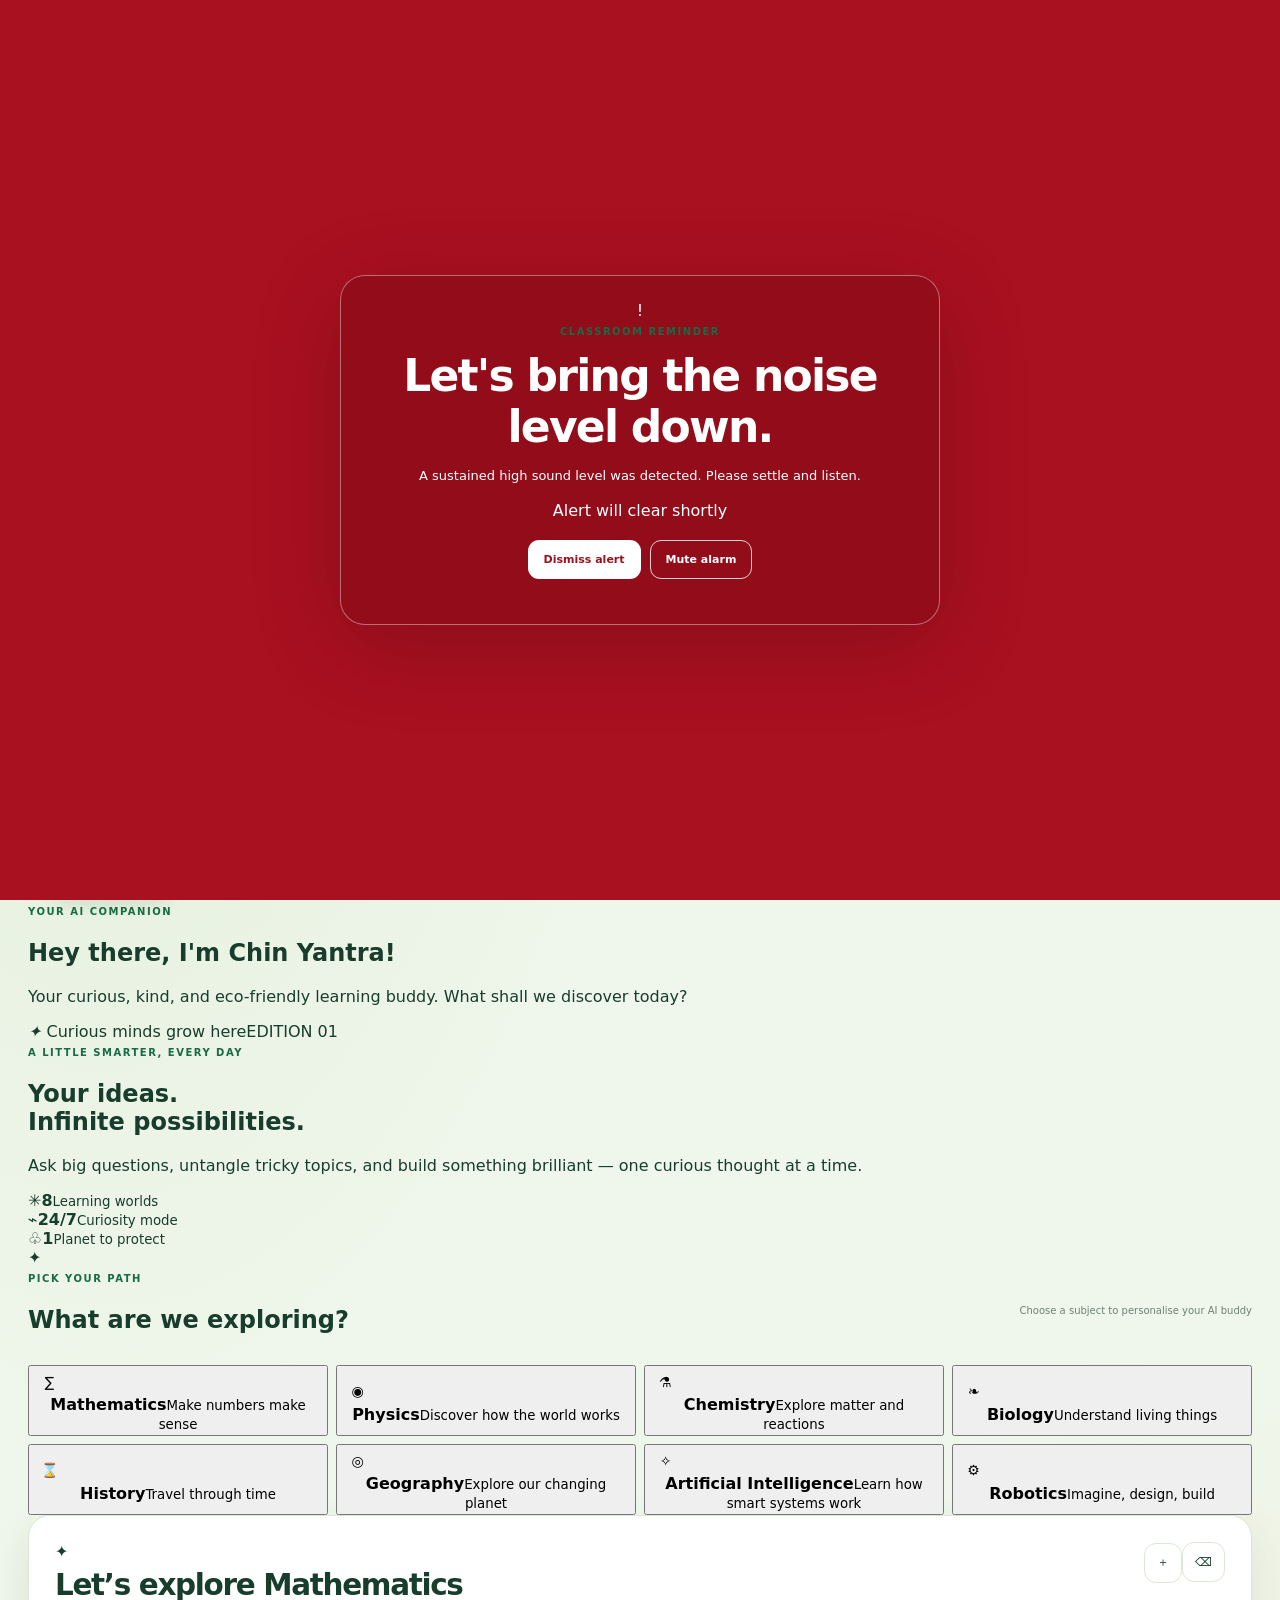
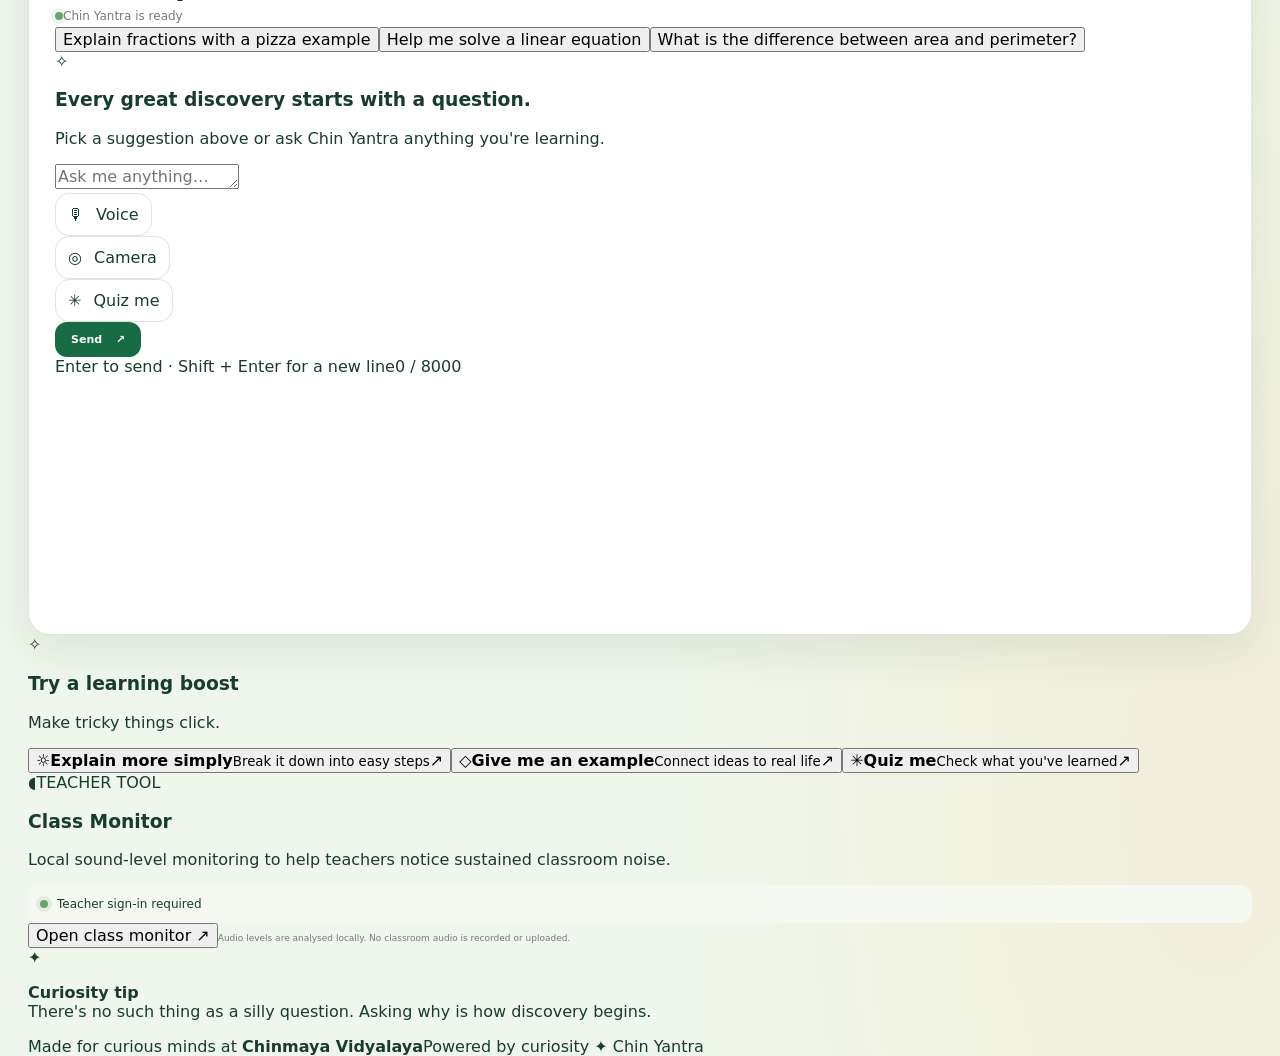
<file: index (1).html>
<!doctype html>
<html lang="en">
<head>
  <meta charset="utf-8"><meta name="viewport" content="width=device-width, initial-scale=1">
  <meta name="theme-color" content="#176b45"><meta name="description" content="Chinmaya AI — a friendly school learning companion">
  <title>CHINMAYA AI · Chin Yantra</title><link rel="icon" type="image/svg+xml" href="logo.svg">
  <link rel="manifest" href="manifest.json">
  <meta name="apple-mobile-web-app-capable" content="yes">
  <meta name="apple-mobile-web-app-title" content="Chin Yantra">
  <style>

:root {
  color-scheme: light;
  --page: #eff6eb;
  --surface: #ffffff;
  --surface-2: #f5f8f0;
  --surface-3: #e8f0e3;
  --text: #203b2c;
  --muted: #708074;
  --line: #dce7d8;
  --green: #34764b;
  --green-dark: #235c39;
  --green-light: #dceedd;
  --orange: #ef9b45;
  --orange-light: #fff0db;
  --shadow: 0 16px 44px rgba(35, 72, 44, .09);
  --radius: 22px;
}

* { box-sizing: border-box; }

[hidden] { display: none !important; }

html { min-height: 100%; scroll-behavior: smooth; }

body {
  margin: 0;
  background:
    radial-gradient(ellipse at 8% 10%, rgba(189, 220, 170, .28), transparent 35%),
    radial-gradient(ellipse at 95% 90%, rgba(255, 202, 139, .18), transparent 32%),
    var(--page);
  color: var(--text);
  font-family: Inter, ui-sans-serif, system-ui, -apple-system, BlinkMacSystemFont, "Segoe UI", sans-serif;
  transition: background .3s ease, color .3s ease;
}

button, input, textarea, select { font: inherit; }
button { cursor: pointer; }
button:disabled { cursor: not-allowed; opacity: .48; }
button:focus-visible, input:focus-visible, textarea:focus-visible, select:focus-visible {
  outline: 3px solid rgba(239, 155, 69, .65);
  outline-offset: 3px;
}

.app-shell { max-width: 1680px; min-height: 100vh; margin: 0 auto; padding: 0 28px; }

.topbar {
  min-height: 86px;
  display: flex;
  align-items: center;
  justify-content: space-between;
  gap: 18px;
  border-bottom: 1px solid var(--line);
}

.brand { display: flex; align-items: center; gap: 12px; text-decoration: none; color: inherit; }
.brand-mark {
  display: grid; place-items: center; width: 45px; height: 45px;
  border-radius: 16px; background: var(--green); color: #fff; font-size: 25px;
  box-shadow: 0 7px 16px rgba(52, 118, 75, .22);
}
.brand strong { display: block; letter-spacing: .08em; font-size: 14px; }
.brand small { display: block; color: var(--muted); margin-top: 4px; font-size: 11px; }
.topbar-actions { display: flex; align-items: center; gap: 10px; }

.connection-status, .live-pill, .robot-status {
  display: inline-flex; align-items: center; gap: 7px; color: var(--muted); font-size: 12px;
}
.status-dot, .live-pill > span {
  width: 8px; height: 8px; border-radius: 50%; background: #65a66d; display: inline-block;
  box-shadow: 0 0 0 4px rgba(101, 166, 109, .12);
}
.icon-button, .subtle-button, .secondary-button, .round-tool {
  border: 1px solid var(--line); color: var(--text); background: var(--surface);
  border-radius: 12px; transition: transform .18s ease, background .18s ease, border-color .18s ease;
}
.icon-button { min-height: 40px; padding: 9px 12px; display: inline-flex; align-items: center; gap: 8px; font-size: 12px; }
.icon-button:hover, .subtle-button:hover, .secondary-button:hover, .round-tool:hover { transform: translateY(-1px); border-color: var(--green); }
.theme-toggle { color: var(--green); }

.workspace {
  display: grid; grid-template-columns: minmax(290px, 365px) minmax(0, 1fr);
  gap: 24px; padding: 24px 0; align-items: stretch;
}
.companion-panel, .chat-panel {
  min-width: 0; background: var(--surface); border: 1px solid var(--line);
  border-radius: var(--radius); box-shadow: var(--shadow);
}
.companion-panel {
  padding: 22px; display: flex; flex-direction: column; position: relative; overflow: hidden;
  background: linear-gradient(165deg, var(--surface) 35%, var(--surface-2));
}
.companion-heading, .section-heading { display: flex; justify-content: space-between; align-items: center; gap: 10px; }
.eyebrow { color: var(--green); font-size: 10px; font-weight: 800; letter-spacing: .15em; }
.live-pill { background: var(--surface-2); padding: 7px 10px; border-radius: 99px; font-size: 10px; }
.live-pill > span { width: 6px; height: 6px; }

.robot-stage {
  min-height: 310px; display: grid; place-items: center; position: relative;
  isolation: isolate; margin: 10px -10px 0;
  background: radial-gradient(ellipse, rgba(189, 220, 170, .3), transparent 68%);
}
.orbit { position: absolute; border: 1px solid rgba(80, 137, 91, .18); border-radius: 50%; z-index: -1; }
.orbit-one { width: 260px; height: 260px; }
.orbit-two { width: 215px; height: 215px; border-style: dashed; animation: orbit-spin 42s linear infinite; }
.float-leaf { position: absolute; color: var(--orange); animation: float-gentle 4s ease-in-out infinite; }
.leaf-one { top: 52px; left: 17%; font-size: 24px; }
.leaf-two { right: 15%; top: 93px; color: var(--green); font-size: 24px; animation-delay: -1.4s; }
.leaf-three { right: 20%; bottom: 46px; font-size: 20px; animation-delay: -2.3s; }

.robot { width: 186px; height: 258px; position: relative; transform-origin: 50% 85%; animation: robot-breathe 4s ease-in-out infinite; }
.robot-head {
  position: absolute; z-index: 3; left: 16px; top: 37px; width: 154px; height: 133px;
  border: 3px solid #b7c9b2; border-radius: 48px 48px 42px 42px;
  background: linear-gradient(145deg, #ffffff, #e1eddb 72%);
  box-shadow: inset -8px -9px 16px rgba(71, 121, 73, .12), 0 14px 23px rgba(44, 91, 53, .12);
}
.robot-antenna { position: absolute; z-index: 1; top: 11px; left: 86px; width: 14px; height: 33px; border-radius: 10px; background: #9ebd9a; }
.robot-antenna span {
  position: absolute; top: -10px; left: -4px; width: 22px; height: 22px; border-radius: 50%;
  background: var(--orange); border: 4px solid #fff0db; box-shadow: 0 0 18px rgba(239, 155, 69, .5);
  animation: antenna-glow 2.5s ease-in-out infinite;
}
.robot-ear { position: absolute; top: 87px; width: 22px; height: 43px; border: 3px solid #a5c39f; background: #d8e8d1; border-radius: 10px; z-index: 2; }
.ear-left { left: 3px; } .ear-right { right: 3px; }
.robot-forehead { height: 31px; display: grid; place-items: center; }
.forehead-symbol { color: #d88b35; font-size: 17px; }
.robot-face {
  position: relative; margin: 0 12px; height: 78px; border-radius: 27px;
  background: linear-gradient(145deg, #244a39, #173629);
  box-shadow: inset 0 3px 8px rgba(0, 0, 0, .23);
  display: flex; justify-content: center; align-items: center; gap: 25px;
}
.eye { position: relative; width: 20px; height: 25px; background: #a8f1c0; border-radius: 50%; box-shadow: 0 0 13px rgba(129, 247, 163, .55); overflow: hidden; transition: height .12s ease; }
.eye span { position: absolute; width: 6px; height: 8px; left: 7px; top: 5px; border-radius: 50%; background: #fff; }
.cheek { position: absolute; top: 49px; width: 15px; height: 5px; border-radius: 50%; background: rgba(240, 150, 110, .58); }
.cheek-left { left: 8px; } .cheek-right { right: 8px; }
.robot-mouth { position: absolute; left: 50%; bottom: 9px; transform: translateX(-50%); width: 21px; height: 7px; border-bottom: 3px solid #f6c89c; border-radius: 0 0 20px 20px; transition: all .2s ease; }
.robot-chin { height: 13px; margin: 0 47px; border-radius: 0 0 12px 12px; background: #b5d0ad; }
.face-shine { position: absolute; top: 5px; left: 8px; width: 26px; height: 3px; border-radius: 5px; background: rgba(255,255,255,.2); }
.robot-neck { position: absolute; left: 76px; top: 164px; height: 20px; width: 34px; background: #a6c79e; border-radius: 0 0 9px 9px; }
.robot-body {
  position: absolute; top: 178px; left: 37px; width: 112px; height: 74px; border-radius: 32px 32px 24px 24px;
  border: 3px solid #b7c9b2; background: linear-gradient(145deg, #fff, #dcebd5);
  box-shadow: 0 12px 20px rgba(44, 91, 53, .11); display: flex; align-items: center; flex-direction: column;
}
.body-symbol { margin-top: 8px; color: var(--green); font-size: 24px; line-height: 26px; }
.body-light { width: 20px; height: 5px; border-radius: 5px; background: var(--orange); margin-top: 2px; }
.body-panel { width: 38px; height: 3px; background: #b2cbaa; border-radius: 4px; margin-top: 6px; }
.robot-arm { position: absolute; top: 188px; width: 21px; height: 49px; border: 3px solid #b7c9b2; background: #e1eddb; border-radius: 12px; transform-origin: top center; }
.arm-left { left: 20px; transform: rotate(12deg); }
.arm-right { right: 20px; transform: rotate(-12deg); }
.robot-shadow { position: absolute; bottom: -7px; left: 30px; width: 126px; height: 16px; background: rgba(51, 89, 52, .12); filter: blur(7px); border-radius: 50%; }

.robot.blink .eye { height: 3px; margin-top: 11px; border-radius: 50%; }
.robot.yawning .robot-mouth { width: 17px; height: 20px; bottom: 4px; border: 2px solid #f6c89c; border-radius: 50%; background: #c87564; }
.robot.talking .robot-mouth { height: 12px; width: 23px; border: 2px solid #f6c89c; background: #c87564; }
.robot.thinking { animation: robot-think 1.2s ease-in-out infinite; }
.robot.happy .robot-mouth { width: 28px; height: 12px; border-bottom-width: 4px; }
.robot.alert .robot-antenna span { background: #f04f4f; }
.companion-info { text-align: center; }
.robot-status { font-size: 11px; }
.companion-info h1 { margin: 9px 0 6px; font-size: 25px; letter-spacing: -.04em; }
.companion-info p { max-width: 255px; margin: 0 auto; color: var(--muted); line-height: 1.6; font-size: 13px; }

.companion-tools { display: grid; grid-template-columns: 1fr; gap: 8px; margin-top: 23px; }
.tool-button {
  display: flex; gap: 12px; align-items: center; padding: 11px 12px; text-align: left;
  border: 1px solid var(--line); background: var(--surface); border-radius: 14px; color: var(--text);
  transition: background .2s ease, transform .2s ease;
}
.tool-button:hover { background: var(--surface-2); transform: translateX(2px); }
.tool-icon { display: grid; place-items: center; width: 36px; height: 36px; flex-shrink: 0; border-radius: 12px; color: var(--green); background: var(--green-light); font-size: 17px; }
.tool-button strong, .tool-button small { display: block; }
.tool-button strong { font-size: 12px; }
.tool-button small { color: var(--muted); font-size: 10px; margin-top: 3px; }
.nature-note { display: flex; gap: 10px; align-items: flex-start; margin-top: 18px; padding: 13px; border-radius: 14px; background: var(--orange-light); color: #7d5b32; }
.nature-note > span { font-size: 18px; }
.nature-note p { margin: 0; font-size: 11px; line-height: 1.55; }
.teacher-entry { display: flex; justify-content: space-between; align-items: center; gap: 8px; margin-top: auto; padding-top: 19px; font-size: 10px; color: var(--muted); }
.teacher-entry button, .logout-button { border: 0; background: transparent; color: var(--green); font-size: 11px; font-weight: 700; padding: 7px; }

.chat-panel { display: flex; flex-direction: column; padding: 26px; min-height: 720px; }
.chat-header { display: flex; align-items: flex-start; justify-content: space-between; gap: 16px; }
.chat-header h2 { font-size: clamp(22px, 2.3vw, 30px); letter-spacing: -.045em; margin: 7px 0 5px; }
.chat-header p { color: var(--muted); margin: 0; font-size: 12px; line-height: 1.6; }
.subtle-button { padding: 10px 13px; white-space: nowrap; font-size: 11px; }

.subject-section { margin-top: 24px; padding-bottom: 20px; border-bottom: 1px solid var(--line); }
.section-heading h3 { margin: 0; font-size: 12px; }
.section-heading > span { color: var(--muted); font-size: 10px; }
.subject-grid { display: grid; grid-template-columns: repeat(4, minmax(0, 1fr)); gap: 8px; margin-top: 12px; }
.subject-button {
  display: flex; align-items: center; gap: 8px; min-width: 0; padding: 10px 8px;
  border: 1px solid var(--line); border-radius: 12px; background: var(--surface-2);
  color: var(--text); font-size: 10px; font-weight: 650; text-align: left;
  transition: transform .18s ease, box-shadow .18s ease, border-color .18s ease;
}
.subject-button:hover { transform: translateY(-2px); }
.subject-button.selected { border-color: var(--subject-colour); box-shadow: 0 0 0 2px color-mix(in srgb, var(--subject-colour) 18%, transparent); background: var(--subject-bg); }
.subject-icon { display: grid; place-items: center; flex-shrink: 0; width: 27px; height: 27px; border-radius: 9px; background: var(--subject-bg); color: var(--subject-colour); font-size: 14px; }
.subject-button span:last-child { overflow-wrap: anywhere; }

.chat-messages { display: flex; flex-direction: column; gap: 20px; padding: 22px 3px 14px; flex: 1; }
.message { display: flex; align-items: flex-start; gap: 10px; max-width: 100%; animation: message-in .3s ease both; }
.message.user-message { justify-content: flex-end; }
.message-avatar { display: grid; place-items: center; flex-shrink: 0; width: 32px; height: 32px; border-radius: 12px; background: var(--green-light); color: var(--green); font-size: 17px; }
.user-message .message-avatar { display: none; }
.message-content { max-width: min(88%, 730px); min-width: 0; }
.user-message .message-content { display: flex; flex-direction: column; align-items: flex-end; }
.message-meta { color: var(--muted); font-size: 10px; margin: 0 0 7px 3px; }
.message-meta span { opacity: .75; }
.message-bubble { padding: 13px 15px; border-radius: 5px 17px 17px 17px; background: var(--surface-2); border: 1px solid var(--line); font-size: 12px; line-height: 1.8; overflow-wrap: anywhere; }
.message-bubble p { margin: 0 0 9px; white-space: pre-wrap; }
.message-bubble p:last-child { margin-bottom: 0; }
.message-bubble ul, .message-bubble ol { padding-left: 20px; }
.user-message .message-bubble { border: 0; background: var(--green); color: #fff; border-radius: 17px 5px 17px 17px; }
.message-actions { display: flex; gap: 7px; margin: 7px 0 0 3px; }
.message-actions button { border: 0; padding: 4px 7px; background: transparent; color: var(--green); font-size: 10px; }
.user-message .message-meta { text-align: right; margin-right: 3px; }
.typing-bubble { display: flex; gap: 5px; align-items: center; min-height: 40px; }
.thinking-dots { display: inline-flex; align-items: center; gap: 4px; }
.thinking-dots i { display: block; width: 5px; height: 5px; border-radius: 50%; background: var(--green); animation: dot-bounce .8s infinite alternate; }
.thinking-dots i:nth-child(2) { animation-delay: .18s; }
.thinking-dots i:nth-child(3) { animation-delay: .36s; }
.thinking-bar { color: var(--muted); font-size: 11px; display: flex; align-items: center; gap: 9px; padding: 8px 0; }
.quick-prompts { display: flex; flex-wrap: wrap; gap: 7px; margin: 5px 0 14px; }
.quick-prompt { border: 1px solid var(--line); background: var(--surface); color: var(--muted); border-radius: 99px; padding: 8px 11px; font-size: 10px; transition: .18s ease; }
.quick-prompt:hover { border-color: var(--orange); color: var(--text); background: var(--orange-light); }

.composer { border: 1px solid var(--line); border-radius: 18px; background: var(--surface); padding: 12px; box-shadow: 0 5px 18px rgba(35, 72, 44, .04); }
.composer textarea { width: 100%; min-height: 35px; max-height: 140px; resize: vertical; border: 0; outline: 0; color: var(--text); background: transparent; padding: 5px 4px 10px; font-size: 13px; line-height: 1.5; }
.composer textarea::placeholder { color: var(--muted); opacity: .8; }
.composer-bottom { display: flex; align-items: center; justify-content: space-between; gap: 10px; }
.composer-tools { display: flex; align-items: center; gap: 6px; }
.round-tool { width: 34px; height: 34px; font-size: 14px; display: grid; place-items: center; }
.mic-button.listening { color: #fff; background: #d84848; border-color: #d84848; animation: mic-pulse 1s infinite; }
.voice-state { font-size: 10px; color: var(--muted); margin-left: 4px; }
.send-button, .primary-button {
  border: 0; background: var(--green); color: #fff; border-radius: 12px;
  padding: 11px 16px; font-size: 11px; font-weight: 750; display: inline-flex; align-items: center; gap: 14px;
  transition: transform .18s ease, background .18s ease;
}
.send-button:hover, .primary-button:hover { background: var(--green-dark); transform: translateY(-1px); }
.send-button:disabled { opacity: .55; }
.privacy-note { text-align: center; color: var(--muted); font-size: 9px; line-height: 1.5; margin: 12px 0 0; }
.app-footer { display: flex; justify-content: space-between; gap: 15px; padding: 8px 0 20px; color: var(--muted); font-size: 10px; }
.app-footer span:first-child { font-weight: 800; letter-spacing: .1em; color: var(--green); }
.sr-only { position: absolute; width: 1px; height: 1px; padding: 0; margin: -1px; overflow: hidden; clip: rect(0,0,0,0); white-space: nowrap; border: 0; }

/* Modals */
.modal-backdrop {
  position: fixed; inset: 0; z-index: 1000; display: grid; place-items: center;
  padding: 18px; background: rgba(15, 31, 21, .53); backdrop-filter: blur(8px);
  animation: fade-in .18s ease both;
}
.modal {
  width: min(100%, 560px); max-height: min(90vh, 900px); overflow-y: auto;
  background: var(--surface); color: var(--text); border: 1px solid var(--line);
  border-radius: 22px; padding: 23px; box-shadow: 0 25px 80px rgba(0, 0, 0, .2);
  animation: modal-in .24s ease both;
}
.settings-modal { width: min(100%, 610px); }
.monitor-modal { width: min(100%, 650px); }
.modal-header { display: flex; justify-content: space-between; align-items: flex-start; gap: 14px; margin-bottom: 17px; }
.modal-header h2 { font-size: 24px; letter-spacing: -.04em; margin: 5px 0 0; }
.modal-close { border: 0; border-radius: 10px; background: var(--surface-2); color: var(--text); width: 36px; height: 36px; font-size: 25px; line-height: 1; }
.modal-description { color: var(--muted); font-size: 12px; line-height: 1.7; }
.settings-content { display: grid; gap: 21px; }
.settings-group { display: grid; gap: 12px; }
.settings-group h3, .monitor-camera-section h3 { margin: 0; font-size: 13px; }
.setting-row { display: flex; align-items: center; justify-content: space-between; gap: 14px; }
.setting-row strong, .setting-row small { display: block; }
.setting-row strong { font-size: 12px; }
.setting-row small { color: var(--muted); font-size: 10px; line-height: 1.5; margin-top: 4px; }
.switch-button { display: inline-flex; align-items: center; gap: 7px; border: 1px solid var(--line); background: var(--surface-2); color: var(--text); border-radius: 99px; padding: 5px 9px 5px 5px; font-size: 10px; }
.switch-button > span { width: 22px; height: 22px; border-radius: 50%; background: #aab8aa; transition: .2s; }
.switch-button.active > span { background: var(--green); box-shadow: inset 0 0 0 5px var(--green); border: 5px solid #c6e5c8; }
.field-label { display: block; color: var(--muted); font-size: 11px; margin: 5px 0 -5px; }
.settings-input { width: 100%; min-height: 42px; border: 1px solid var(--line); background: var(--surface-2); color: var(--text); border-radius: 11px; padding: 10px 12px; font-size: 12px; }
textarea.settings-input { resize: vertical; }
.range-row { display: grid; gap: 8px; }
.range-row label, .threshold-row label { display: flex; justify-content: space-between; color: var(--muted); font-size: 11px; }
.range-row label span, .threshold-row strong { color: var(--green); }
input[type="range"] { width: 100%; accent-color: var(--green); }
.settings-footnote { color: var(--muted); font-size: 10px; line-height: 1.7; margin: 7px 0 0; }
.primary-button { justify-content: center; min-height: 42px; }
.secondary-button { min-height: 38px; padding: 9px 12px; font-size: 11px; }
.modal-actions { display: flex; flex-wrap: wrap; gap: 8px; margin: 13px 0; }
.camera-preview, .monitor-camera-preview { display: grid; place-items: center; overflow: hidden; border-radius: 15px; background: #172a20; min-height: 210px; }
.camera-preview video { display: block; width: 100%; max-height: 340px; object-fit: contain; }
.camera-placeholder { min-height: 200px; width: 100%; display: flex; flex-direction: column; align-items: center; justify-content: center; gap: 9px; color: #c4d9c7; text-align: center; padding: 20px; }
.camera-placeholder span { font-size: 34px; }
.camera-placeholder p { margin: 0; font-size: 11px; }
.captured-image { display: block; max-height: 230px; max-width: 100%; margin: 12px auto; border-radius: 12px; }
.question-input { margin: 12px 0; }
.status-message { color: var(--muted); font-size: 10px; line-height: 1.5; }
.password-row { display: flex; gap: 8px; }
.password-row .settings-input { flex: 1; min-width: 0; }
.error-message { color: #d64545; font-size: 11px; min-height: 16px; }
.monitor-status { display: flex; align-items: center; gap: 9px; padding: 12px; border-radius: 12px; background: var(--surface-2); font-size: 12px; }
.monitor-status.running .status-dot { background: #4db76c; box-shadow: 0 0 0 5px rgba(77,183,108,.16); }
.noise-reading { margin: 18px 0; padding: 19px; border: 1px solid var(--line); border-radius: 16px; background: var(--surface-2); }
.noise-number { display: flex; align-items: baseline; gap: 10px; margin: 7px 0 13px; }
.noise-number strong { font-size: 42px; letter-spacing: -.06em; }
.noise-number span { color: var(--muted); font-size: 11px; }
.sound-meter { height: 13px; overflow: hidden; border-radius: 99px; background: var(--surface-3); }
.sound-meter > div { width: 0; height: 100%; border-radius: inherit; background: linear-gradient(90deg, #4c9e64, #f3b54f, #e44e4e); transition: width .1s linear; }
.meter-scale { display: flex; justify-content: space-between; gap: 5px; color: var(--muted); font-size: 9px; margin-top: 7px; }
.threshold-row { display: grid; gap: 8px; }
.notice-card { padding: 15px; border-radius: 12px; background: var(--orange-light); color: #78522c; font-size: 12px; }
.monitor-camera-section { margin-top: 24px; border-top: 1px solid var(--line); padding-top: 20px; }
.monitor-camera-preview { min-height: 155px; }
.monitor-camera-preview video { display: block; width: 100%; max-height: 270px; object-fit: contain; }
.logout-button { margin-top: 16px; color: #c44d4d; }

/* Full-screen alarm */
.alarm-overlay {
  position: fixed; z-index: 3000; inset: 0; display: grid; place-items: center; overflow-y: auto;
  padding: 22px; color: white; background: #a91020;
  animation: alarm-flash .85s infinite alternate;
}
.alarm-card { width: min(100%, 600px); text-align: center; padding: 25px; border: 1px solid rgba(255,255,255,.4); border-radius: 25px; background: rgba(64, 0, 7, .22); box-shadow: 0 20px 90px rgba(0,0,0,.18); }
.alarm-symbol { width: 74px; height: 74px; display: grid; place-items: center; border: 4px solid #fff; border-radius: 50%; margin: 0 auto 16px; font-size: 49px; font-weight: 900; animation: alarm-symbol-pulse .6s infinite alternate; }
.alarm-kicker { font-size: 11px; letter-spacing: .22em; font-weight: 900; }
.alarm-card h2 { margin: 11px 0; font-size: clamp(26px, 5vw, 44px); letter-spacing: -.04em; }
.alarm-card p { font-size: 13px; line-height: 1.7; }
.alarm-level { display: flex; justify-content: center; align-items: baseline; gap: 11px; margin: 20px 0; }
.alarm-level strong { font-size: 48px; }
.alarm-level span, .alarm-card small { font-size: 11px; opacity: .86; }
.alarm-voice-note { padding: 13px; border-radius: 12px; background: rgba(0,0,0,.16); }
.alarm-actions { display: flex; justify-content: center; flex-wrap: wrap; gap: 9px; margin: 20px 0; }
.alarm-actions button { border: 1px solid rgba(255,255,255,.8); border-radius: 11px; padding: 12px 15px; background: white; color: #9c1120; font-weight: 800; font-size: 11px; }
.alarm-actions button:last-child { color: white; background: transparent; }
.toast { position: fixed; bottom: 22px; left: 50%; z-index: 4000; transform: translate(-50%, 20px); max-width: min(90vw, 500px); background: #203b2c; color: white; padding: 12px 16px; border-radius: 12px; font-size: 12px; opacity: 0; pointer-events: none; transition: .2s ease; box-shadow: var(--shadow); }
.toast.visible { opacity: 1; transform: translate(-50%, 0); }

/* Dark theme */
body.dark {
  color-scheme: dark;
  --page: #101a15;
  --surface: #19271f;
  --surface-2: #203128;
  --surface-3: #2a3c30;
  --text: #e6f0e5;
  --muted: #a4b5a5;
  --line: #304437;
  --green: #82c795;
  --green-dark: #5ca978;
  --green-light: #2d4935;
  --orange-light: #4b3925;
  --shadow: 0 16px 44px rgba(0, 0, 0, .18);
  background:
    radial-gradient(ellipse at 8% 10%, rgba(52, 118, 75, .17), transparent 35%),
    radial-gradient(ellipse at 95% 90%, rgba(239, 155, 69, .08), transparent 32%),
    var(--page);
}
body.dark .robot-head { background: linear-gradient(145deg, #e5f0df, #b7cfb0); }
body.dark .robot-face { background: linear-gradient(145deg, #142d21, #0e2017); }
body.dark .robot-body { background: linear-gradient(145deg, #dcebd5, #a9c99e); }
body.dark .robot-ear, body.dark .robot-neck, body.dark .robot-arm { background: #b7d1ad; }
body.dark .nature-note { color: #f2c995; }
body.dark .message-bubble { background: var(--surface-2); }
body.dark .user-message .message-bubble { background: #397b50; color: #fff; }
body.dark .switch-button.active > span { background: #82c795; border-color: #2d4935; }
body.dark .theme-toggle { color: #f5c37f; }
body.dark .subject-button.selected { background: var(--subject-bg); }

/* Animations */
@keyframes robot-breathe { 0%,100% { transform: translateY(0) rotate(0); } 50% { transform: translateY(-4px) rotate(.6deg); } }
@keyframes orbit-spin { to { transform: rotate(360deg); } }
@keyframes float-gentle { 0%,100% { transform: translateY(0) rotate(0); } 50% { transform: translateY(-10px) rotate(8deg); } }
@keyframes antenna-glow { 0%,100% { box-shadow: 0 0 10px rgba(239,155,69,.35); } 50% { box-shadow: 0 0 21px rgba(239,155,69,.7); } }
@keyframes robot-think { 0%,100% { transform: rotate(0); } 50% { transform: rotate(-2deg) translateY(-2px); } }
@keyframes dot-bounce { to { transform: translateY(-4px); opacity: .45; } }
@keyframes message-in { from { opacity: 0; transform: translateY(6px); } to { opacity: 1; transform: translateY(0); } }
@keyframes mic-pulse { 50% { box-shadow: 0 0 0 6px rgba(216,72,72,.18); } }
@keyframes fade-in { from { opacity: 0; } to { opacity: 1; } }
@keyframes modal-in { from { opacity: 0; transform: translateY(9px) scale(.99); } to { opacity: 1; transform: translateY(0) scale(1); } }
@keyframes alarm-flash { from { background-color: #8f0c19; } to { background-color: #df1e31; } }
@keyframes alarm-symbol-pulse { to { transform: scale(1.08); box-shadow: 0 0 25px rgba(255,255,255,.2); } }

body.reduce-motion *, body.reduce-motion *::before, body.reduce-motion *::after {
  animation-duration: .01ms !important; animation-iteration-count: 1 !important;
  scroll-behavior: auto !important; transition-duration: .01ms !important;
}

@media (prefers-reduced-motion: reduce) {
  body:not(.allow-motion) *, body:not(.allow-motion) *::before, body:not(.allow-motion) *::after {
    animation-duration: .01ms; animation-iteration-count: 1; scroll-behavior: auto;
  }
}

@media (min-width: 1250px) {
  .workspace { grid-template-columns: minmax(310px, 365px) minmax(0, 1fr); }
  .companion-tools { grid-template-columns: 1fr; }
}
@media (max-width: 1050px) {
  .app-shell { padding: 0 16px; }
  .workspace { grid-template-columns: minmax(250px, 300px) minmax(0, 1fr); gap: 14px; }
  .companion-panel { padding: 16px; }
  .chat-panel { padding: 20px; }
  .robot-stage { min-height: 275px; }
  .subject-grid { grid-template-columns: repeat(2, minmax(0, 1fr)); }
}
@media (max-width: 720px) {
  .app-shell { padding: 0 10px; }
  .topbar { min-height: 72px; }
  .brand-mark { width: 38px; height: 38px; border-radius: 13px; }
  .brand strong { font-size: 12px; }
  .brand small { font-size: 10px; }
  .topbar-actions { gap: 6px; }
  .connection-status { display: none; }
  .icon-button { padding: 8px 9px; }
  .desktop-label, #themeLabel { display: none; }
  .workspace { grid-template-columns: minmax(0, 1fr); padding-top: 12px; }
  .companion-panel { padding: 14px 16px; }
  .robot-stage { min-height: 235px; margin-top: 0; }
  .orbit-one { width: 220px; height: 220px; }
  .orbit-two { width: 185px; height: 185px; }
  .robot { transform: scale(.84); margin: -12px 0; }
  .companion-info h1 { font-size: 22px; }
  .companion-tools { grid-template-columns: repeat(3, minmax(0, 1fr)); gap: 6px; margin-top: 15px; }
  .tool-button { flex-direction: column; text-align: center; gap: 6px; padding: 9px 5px; }
  .tool-button small { display: none; }
  .tool-icon { width: 31px; height: 31px; }
  .nature-note { margin-top: 12px; }
  .teacher-entry { padding-top: 10px; }
  .chat-panel { min-height: 640px; padding: 16px 12px; }
  .chat-header h2 { font-size: 23px; }
  .chat-header p { max-width: 300px; }
  .subtle-button { padding: 8px; font-size: 10px; }
  .subject-section { margin-top: 18px; }
  .subject-grid { grid-template-columns: repeat(2, minmax(0, 1fr)); }
  .message-content { max-width: 92%; }
  .message-bubble { font-size: 12px; }
  .app-footer { font-size: 9px; }
  .app-footer span:last-child { text-align: right; }
}
@media (max-width: 390px) {
  .chat-header { flex-direction: column; }
  .subject-button { font-size: 9px; }
  .voice-state { display: none; }
  .composer-tools { gap: 4px; }
  .send-button { padding: 10px; }
  .modal { padding: 17px; }
  .alarm-card { padding: 17px; }
}

  .brand-mark img{display:block;width:42px;height:42px;object-fit:contain}
  </style>
  <script>
/* CHINMAYA AI / CHIN YANTRA — central configuration.
   Edit values here, save, and refresh. Browser-side API keys are visible to visitors.
*/
window.APP_CONFIG = {
  appName: "CHINMAYA AI",
  robotName: "Chin Yantra",
  apiKey: "PASTE YOUR API KEY HERE",
  // Verified in Google's official Gemini API docs at project creation time: Gemini 3.5 Flash-Lite.
  // Model availability can change; use an identifier enabled for your API key.
  model: "gemini-2.5-flash",
  apiBaseUrl: "https://generativelanguage.googleapis.com/v1beta/models/",
  language: "en-IN",
  greeting: "Your curious, kind, and eco-friendly learning buddy. What shall we discover today?",
  defaultSubject: "Mathematics",
  defaultExpression: "idle",
  reducedMotion: false,
  theme: {
    primary: "#176b45",
    primaryDark: "#104b34",
    secondary: "#f28a27",
    background: "#f6f5ed",
    accent: "#b8d96a",
    cream: "#fff9e9",
    text: "#183d2d"
  },
  voice: {
    enabled: true,
    voiceName: "",
    language: "en-IN",
    rate: 1.0,
    pitch: 1.08,
    volume: 0.9,
    speakByDefault: false,
    showSpeakButton: true,
    allowSpeechRecognition: true
  },
  teacherPassword: "1234", // DEMONSTRATION ONLY; never use as real authentication.
  monitor: {
    noiseSensitivity: 55,       // 1–100; higher values trigger at lower sound levels.
    soundLevelThreshold: 0.085, // RMS amplitude, 0–1; tune for the device/room.
    triggerDurationMs: 1800,    // sound must stay over threshold for this long
    repeatCount: 3,             // sustained loud frames required within the active window
    alertDurationMs: 5000,
    alarmCooldownMs: 12000,
    defaultAlarmEnabled: true,
    allowTeacherMute: true,
    sampleIntervalMs: 100
  },
  interface: {
    maxHistoryMessages: 24,
    maxOutputTokens: 1200,
    cameraMaxWidth: 960,
    cameraJpegQuality: 0.82,
    toastDurationMs: 3200
  },
  subjects: [
    { name: "Mathematics", icon: "∑", description: "Make numbers make sense", instruction: "Teach mathematics step by step. Show working for calculations, define symbols, check the result, and use an everyday analogy when useful. Never skip essential reasoning.", questions: ["Explain fractions with a pizza example", "Help me solve a linear equation", "What is the difference between area and perimeter?"] },
    { name: "Physics", icon: "◉", description: "Discover how the world works", instruction: "Teach physics with scientifically accurate principles, units, equations, and real-world examples. Explain what each variable means and distinguish simplified models from reality.", questions: ["Why does a rainbow form?", "Explain Newton's laws simply", "What is the difference between mass and weight?"] },
    { name: "Chemistry", icon: "⚗", description: "Explore matter and reactions", instruction: "Teach chemistry safely and accurately. Explain particles, elements, compounds, reactions, and equations at school level. Do not recommend dangerous experiments or mixing unknown chemicals.", questions: ["What is an atom made of?", "How are acids different from bases?", "Explain chemical reactions with examples"] },
    { name: "Biology", icon: "❧", description: "Understand living things", instruction: "Teach biology using clear explanations of living systems, evidence-based facts, and relatable examples. Explain scientific terms in plain language and avoid overstating uncertain claims.", questions: ["How do plants make their food?", "What do mitochondria do?", "How does the human heart work?"] },
    { name: "History", icon: "⌛", description: "Travel through time", instruction: "Teach history with chronology, context, causes, consequences, and multiple perspectives where relevant. Separate established evidence from interpretation and do not invent dates or quotations.", questions: ["Why are historical sources important?", "What caused the French Revolution?", "How do historians study ancient civilisations?"] },
    { name: "Geography", icon: "◎", description: "Explore our changing planet", instruction: "Teach geography with clear spatial reasoning, map concepts, physical and human geography, and examples. Be careful with current facts and distinguish weather from climate.", questions: ["Why do monsoons happen?", "How are latitude and longitude used?", "What causes earthquakes?"] },
    { name: "Artificial Intelligence", icon: "✧", description: "Learn how smart systems work", instruction: "Explain AI and machine learning accessibly, including benefits, limitations, bias, privacy, and responsible use. Do not claim AI is conscious or always correct.", questions: ["How does a chatbot generate answers?", "What is machine learning?", "Can AI make mistakes or show bias?"] },
    { name: "Robotics", icon: "⚙", description: "Imagine, design, build", instruction: "Teach robotics through sensors, actuators, controllers, programming, and safe engineering principles. Use beginner-friendly examples and remind students to get adult supervision for tools, electricity, or moving machinery.", questions: ["How does a robot use sensors?", "What is the job of a microcontroller?", "How can I plan a simple school robot?"] }
  ]
};

  </script>
</head>
<body>
  <div class="app-shell">
    <header class="topbar">
      <a class="brand" href="#" aria-label="CHINMAYA AI home"><span class="brand-mark" aria-hidden="true"><img src="logo.svg" alt="" width="42" height="42"></span><span><strong>CHINMAYA <b>AI</b></strong><small>LEARN · EXPLORE · CREATE</small></span></a>
      <div class="header-status"><span class="status-dot"></span><span id="headerStatus">Ready to learn</span></div>
      <div class="header-actions"><button class="icon-button" id="voiceToggle" title="Toggle voice output" aria-label="Toggle voice output">🔊</button><button class="button button-outline" id="teacherLoginOpen">♧ Teacher login</button></div>
    </header>

    <main>
      <section class="hero-grid">
        <div class="robot-card panel">
          <div class="robot-orbit orbit-one"></div><div class="robot-orbit orbit-two"></div>
          <div class="robot-badge"><span class="status-dot"></span><span id="robotStatus">Your learning buddy</span></div>
          <div class="robot-stage" id="robotStage" data-expression="idle" aria-label="Animated robot Chin Yantra">
            <div class="robot-shadow"></div>
            <div class="robot-antenna"><span></span></div>
            <div class="robot-head">
              <div class="ear ear-left"><i></i></div><div class="ear ear-right"><i></i></div>
              <div class="head-panel"><span class="head-screw screw-left"></span><span class="head-screw screw-right"></span></div>
              <div class="brow brow-left"></div><div class="brow brow-right"></div>
              <div class="eye eye-left"><span class="pupil"></span><i class="eye-shine"></i></div><div class="eye eye-right"><span class="pupil"></span><i class="eye-shine"></i></div>
              <div class="nose"></div><div class="cheek cheek-left"></div><div class="cheek cheek-right"></div><div class="mouth"><span></span></div>
              <div class="leaf-emblem"><svg viewBox="0 0 32 32"><path d="M26 5C12 5 5 11 6 20c1 5 6 7 10 4 7-4 8-12 10-19Z" fill="currentColor"/><path d="M7 27C12 19 17 15 24 9" fill="none" stroke="#fff3d8" stroke-width="2" stroke-linecap="round"/></svg></div>
            </div>
            <div class="robot-neck"></div><div class="robot-body"><div class="body-shoulder shoulder-left"></div><div class="body-shoulder shoulder-right"></div><div class="chest-panel"><span class="chest-light"></span><span class="chest-light"></span><span class="chest-light"></span><div class="chest-leaf">✦</div></div><div class="arm arm-left"></div><div class="arm arm-right"></div><div class="hand hand-left"></div><div class="hand hand-right"></div></div>
          </div>
          <div class="robot-intro"><span class="eyebrow">YOUR AI COMPANION</span><h1>Hey there, <span id="robotNameTitle">I'm Chin Yantra!</span></h1><p id="robotGreeting">Your curious, kind, and eco-friendly learning buddy. What shall we discover today?</p></div>
          <div class="robot-footer"><span><i class="mini-leaf">✦</i> Curious minds grow here</span><span class="robot-version">EDITION 01</span></div>
        </div>
        <div class="welcome-panel">
          <div class="welcome-copy"><span class="eyebrow">A LITTLE SMARTER, EVERY DAY</span><h2>Your ideas.<br><span>Infinite possibilities.</span></h2><p>Ask big questions, untangle tricky topics, and build something brilliant — one curious thought at a time.</p></div>
          <div class="quick-stats"><div><span class="stat-icon green-icon">✳</span><strong>8</strong><small>Learning worlds</small></div><div><span class="stat-icon orange-icon">⌁</span><strong>24/7</strong><small>Curiosity mode</small></div><div><span class="stat-icon green-icon">♧</span><strong>1</strong><small>Planet to protect</small></div></div>
          <div class="welcome-decoration deco-leaf">✦</div><div class="welcome-decoration deco-ring"></div>
        </div>
      </section>

      <section class="subjects-section"><div class="section-heading"><div><span class="eyebrow">PICK YOUR PATH</span><h2>What are we exploring?</h2></div><span class="section-note">Choose a subject to personalise your AI buddy</span></div><div class="subject-grid" id="subjectGrid" aria-label="Learning subjects"></div></section>

      <section class="workspace-grid">
        <div class="chat-panel panel">
          <div class="chat-header"><div class="chat-heading"><div class="chat-avatar">✦</div><div><h2 id="chatSubjectTitle">Let's get curious</h2><p><span class="status-dot"></span><span id="chatStatus">Chin Yantra is ready</span></p></div></div><div class="chat-tools"><button class="icon-button" id="newChatBtn" title="Start a new conversation" aria-label="New conversation">＋</button><button class="icon-button" id="clearChatBtn" title="Clear conversation" aria-label="Clear conversation">⌫</button></div></div>
          <div class="suggestions" id="suggestions" aria-label="Suggested questions"></div>
          <div class="messages" id="messages" role="log" aria-live="polite" aria-relevant="additions text"><div class="empty-state" id="emptyState"><div class="empty-spark">✧</div><h3>Every great discovery starts with a question.</h3><p>Pick a suggestion above or ask Chin Yantra anything you're learning.</p></div></div>
          <div class="chat-composer"><label class="sr-only" for="messageInput">Your message</label><textarea id="messageInput" rows="1" placeholder="Ask me anything…" maxlength="8000"></textarea><div class="composer-actions"><div class="composer-left"><button class="tool-button" id="micBtn" title="Speak your question"><span>🎙</span><span>Voice</span></button><button class="tool-button" id="cameraBtn" title="Ask about something you show the camera"><span>◎</span><span>Camera</span></button><button class="tool-button" id="quizBtn" title="Start a short quiz"><span>✳</span><span>Quiz me</span></button></div><button class="send-button" id="sendBtn"><span>Send</span><span>↗</span></button></div><div class="composer-hint"><span>Enter to send · Shift + Enter for a new line</span><span id="charCount">0 / 8000</span></div></div>
        </div>
        <aside class="side-column"><div class="side-card panel"><div class="side-card-title"><span class="side-icon">✧</span><div><h3>Try a learning boost</h3><p>Make tricky things click.</p></div></div><button class="boost-action" id="simplerBtn"><span>☼</span><span><strong>Explain more simply</strong><small>Break it down into easy steps</small></span><span class="arrow">↗</span></button><button class="boost-action" id="exampleBtn"><span>◇</span><span><strong>Give me an example</strong><small>Connect ideas to real life</small></span><span class="arrow">↗</span></button><button class="boost-action" id="quizBoostBtn"><span>✳</span><span><strong>Quiz me</strong><small>Check what you've learned</small></span><span class="arrow">↗</span></button></div>
          <div class="side-card monitor-card panel"><div class="monitor-top"><span class="monitor-symbol">◖</span><span class="teacher-chip" id="teacherModeChip">TEACHER TOOL</span></div><h3>Class Monitor</h3><p>Local sound-level monitoring to help teachers notice sustained classroom noise.</p><div class="monitor-status"><span class="status-dot muted-dot" id="monitorDot"></span><span id="monitorSummary">Teacher sign-in required</span></div><button class="button button-dark" id="classMonitorOpen">Open class monitor <span>↗</span></button><small class="privacy-note">Audio levels are analysed locally. No classroom audio is recorded or uploaded.</small></div>
          <div class="tip-card"><span>✦</span><p><strong>Curiosity tip</strong><br>There's no such thing as a silly question. Asking why is how discovery begins.</p></div>
        </aside>
      </section>
      <footer class="footer"><span>Made for curious minds at <strong>Chinmaya Vidyalaya</strong></span><span>Powered by curiosity <span class="footer-leaf">✦</span> Chin Yantra</span></footer>
    </main>
  </div>

  <div class="modal-backdrop hidden" id="cameraModal" role="dialog" aria-modal="true" aria-labelledby="cameraTitle"><div class="modal camera-modal"><button class="modal-close" data-close="cameraModal" aria-label="Close camera">×</button><span class="eyebrow">LOOK, LEARN, DISCOVER</span><h2 id="cameraTitle">Show Chin Yantra something</h2><p class="modal-subtitle">Your camera starts only when you choose to activate it. A captured frame is sent to Gemini only when you analyse it.</p><div class="video-wrap"><video id="cameraVideo" autoplay muted playsinline></video><div class="video-placeholder" id="cameraPlaceholder"><span>◎</span><strong>Camera preview will appear here</strong><small>Allow camera access when your browser asks.</small></div></div><label for="cameraQuestion">What would you like to know?</label><textarea id="cameraQuestion" rows="2" maxlength="2000" placeholder="e.g. Explain this diagram or count the visible fingers…"></textarea><div class="modal-actions"><button class="button button-outline" id="startCameraBtn">Start camera</button><button class="button button-outline" id="stopCameraBtn" disabled>Stop camera</button><button class="button button-primary" id="analyseCameraBtn" disabled>Analyse frame ↗</button></div><p class="inline-status" id="cameraStatus" aria-live="polite">Camera is off.</p></div></div>

  <div class="modal-backdrop hidden" id="teacherModal" role="dialog" aria-modal="true" aria-labelledby="teacherTitle"><div class="modal small-modal"><button class="modal-close" data-close="teacherModal" aria-label="Close login">×</button><div class="modal-emblem">♧</div><span class="eyebrow">TEACHER SPACE</span><h2 id="teacherTitle">Welcome, teacher</h2><p class="modal-subtitle">Sign in to open the classroom sound-level monitor.</p><form id="teacherLoginForm"><label for="teacherPasswordInput">Demonstration password</label><div class="password-wrap"><input id="teacherPasswordInput" type="password" autocomplete="current-password" placeholder="Enter password" required><button type="button" id="showPasswordBtn" aria-label="Show password">Show</button></div><p class="form-error" id="loginError" aria-live="polite"></p><button class="button button-primary full-button" type="submit">Enter teacher space ↗</button></form><p class="security-note">Demo only: this browser-side password is not secure authentication and must not protect real accounts.</p></div></div>

  <div class="modal-backdrop hidden" id="monitorModal" role="dialog" aria-modal="true" aria-labelledby="monitorTitle"><div class="modal monitor-modal"><button class="modal-close" data-close="monitorModal" aria-label="Close monitor">×</button><div class="monitor-modal-head"><div><span class="eyebrow">TEACHER TOOLS</span><h2 id="monitorTitle">Classroom sound monitor</h2><p class="modal-subtitle">Measures sound level locally; it does not identify clapping or record speech.</p></div><span class="teacher-chip">TEACHER MODE</span></div><div class="meter-card"><div class="meter-readout"><span id="dbValue">—</span><small>relative level</small></div><div class="meter-track"><div id="meterFill" class="meter-fill"></div></div><div class="meter-labels"><span>Quiet</span><span>Elevated</span><span>Loud</span></div><p id="monitorStateText" class="inline-status" aria-live="polite">Monitoring is off.</p></div><div class="settings-row"><label for="sensitivityRange">Noise sensitivity <strong id="sensitivityLabel">Medium</strong></label><input id="sensitivityRange" type="range" min="1" max="100" value="55"><small>Higher sensitivity alerts at lower sound levels.</small></div><div class="monitor-controls"><button class="button button-primary" id="startMonitorBtn">Start monitoring</button><button class="button button-outline" id="stopMonitorBtn" disabled>Stop monitoring</button><button class="button button-outline" id="muteAlarmBtn">Mute alarm</button></div><p class="privacy-note">Microphone access is requested only after you start monitoring. Sound samples stay in this browser and are not saved or uploaded.</p><button class="button button-dark full-button" id="teacherLogoutBtn">Log out of teacher mode</button></div></div>

  <div class="alarm-overlay hidden" id="alarmOverlay" role="alertdialog" aria-live="assertive" aria-label="Classroom noise alert"><div class="alarm-card"><div class="alarm-pulse">!</div><span class="eyebrow">CLASSROOM REMINDER</span><h2>Let's bring the noise level down.</h2><p>A sustained high sound level was detected. Please settle and listen.</p><div class="alarm-countdown" id="alarmCountdown">Alert will clear shortly</div><div class="alarm-actions"><button class="button button-dark" id="dismissAlarmBtn">Dismiss alert</button><button class="button button-outline" id="alarmMuteQuickBtn">Mute alarm</button></div></div></div>
  <div class="toast-region" id="toastRegion" aria-live="polite" aria-atomic="true"></div>
<script>
(() => {
  'use strict';
  const raw = window.APP_CONFIG || {};
  const fallback = {appName:'CHINMAYA AI',robotName:'Chin Yantra',apiKey:'PASTE YOUR API KEY HERE',model:'gemini-3.5-flash-lite',apiBaseUrl:'https://generativelanguage.googleapis.com/v1beta/models/',language:'en-IN',greeting:'Your curious learning buddy. What shall we discover today?',defaultSubject:'Mathematics',defaultExpression:'idle',reducedMotion:false,theme:{primary:'#176b45',primaryDark:'#104b34',secondary:'#f28a27',background:'#f6f5ed',accent:'#b8d96a',cream:'#fff9e9',text:'#183d2d'},voice:{enabled:true,voiceName:'',language:'en-IN',rate:1,pitch:1.08,volume:.9,speakByDefault:false,showSpeakButton:true,allowSpeechRecognition:true},teacherPassword:'1234',monitor:{noiseSensitivity:55,soundLevelThreshold:.085,triggerDurationMs:1800,repeatCount:3,alertDurationMs:5000,alarmCooldownMs:12000,defaultAlarmEnabled:true,allowTeacherMute:true,sampleIntervalMs:100},interface:{maxHistoryMessages:24,maxOutputTokens:1200,cameraMaxWidth:960,cameraJpegQuality:.82,toastDurationMs:3200},subjects:[]};
  const cfg = {...fallback,...raw,theme:{...fallback.theme,...(raw.theme||{})},voice:{...fallback.voice,...(raw.voice||{})},monitor:{...fallback.monitor,...(raw.monitor||{})},interface:{...fallback.interface,...(raw.interface||{})},subjects:Array.isArray(raw.subjects)&&raw.subjects.length?raw.subjects:fallback.subjects};
  const $ = id => document.getElementById(id);
  const els = Object.fromEntries(['headerStatus','robotStatus','robotNameTitle','robotGreeting','robotStage','subjectGrid','chatSubjectTitle','chatStatus','suggestions','messages','emptyState','messageInput','sendBtn','charCount','voiceToggle','teacherLoginOpen','newChatBtn','clearChatBtn','micBtn','cameraBtn','quizBtn','simplerBtn','exampleBtn','quizBoostBtn','classMonitorOpen','cameraModal','cameraVideo','cameraPlaceholder','cameraQuestion','startCameraBtn','stopCameraBtn','analyseCameraBtn','cameraStatus','teacherModal','teacherLoginForm','teacherPasswordInput','showPasswordBtn','loginError','monitorModal','monitorDot','monitorSummary','dbValue','meterFill','monitorStateText','sensitivityRange','sensitivityLabel','startMonitorBtn','stopMonitorBtn','muteAlarmBtn','teacherLogoutBtn','alarmOverlay','alarmCountdown','dismissAlarmBtn','alarmMuteQuickBtn','toastRegion'].map(id=>[id,$(id)]));
  const state = {subject:cfg.defaultSubject,history:[],busy:false,requestId:0,expression:cfg.defaultExpression||'idle',voiceEnabled:!!cfg.voice.enabled,teacher:false,cameraStream:null,recognition:null,recognitionActive:false,speaking:false,speechUtterance:null,blinkTimer:null,monitoring:false,audioContext:null,analyser:null,micStream:null,monitorFrame:null,overThresholdSince:0,thresholdHits:0,lastAlertAt:0,alertTimer:null,alertCountdownTimer:null,alarmMuted:!cfg.monitor.defaultAlarmEnabled,monitorSensitivity:clamp(Number(cfg.monitor.noiseSensitivity)||55,1,100),cameraBusy:false,shuttingDown:false};
  function clamp(n,min,max){return Math.min(max,Math.max(min,n));}
  function safeText(value){return String(value??'');}
  function validHex(v,fb){return /^#[0-9a-f]{6}$/i.test(v)?v:fb;}
  function initTheme(){const t=cfg.theme;const root=document.documentElement;root.style.setProperty('--green',validHex(t.primary,fallback.theme.primary));root.style.setProperty('--green-dark',validHex(t.primaryDark,fallback.theme.primaryDark));root.style.setProperty('--orange',validHex(t.secondary,fallback.theme.secondary));root.style.setProperty('--bg',validHex(t.background,fallback.theme.background));root.style.setProperty('--cream',validHex(t.cream,fallback.theme.cream));root.style.setProperty('--text',validHex(t.text,fallback.theme.text));root.style.setProperty('--accent',validHex(t.accent,fallback.theme.accent));if(cfg.reducedMotion)document.documentElement.classList.add('force-reduced-motion');document.title=`${cfg.appName} · ${cfg.robotName}`;}
  function toast(message,type=''){const node=document.createElement('div');node.className=`toast ${type}`.trim();node.textContent=message;els.toastRegion.append(node);window.setTimeout(()=>node.remove(),Math.max(1500,Number(cfg.interface.toastDurationMs)||3200));}
  function setExpression(expression,status){const allowed=['idle','thinking','listening','speaking','happy','curious','encouraging','error'];state.expression=allowed.includes(expression)?expression:'idle';els.robotStage.dataset.expression=state.expression;const map={idle:'Your learning buddy',thinking:'Chin Yantra is thinking…',listening:'Chin Yantra is listening…',speaking:'Chin Yantra is speaking…',happy:'That was a great question!',curious:'Curiosity activated!',encouraging:'You can do this!',error:'Let’s try that again'};els.robotStatus.textContent=status||map[state.expression]||map.idle;els.headerStatus.textContent=state.expression==='thinking'?'Thinking…':state.expression==='listening'?'Listening…':state.expression==='speaking'?'Speaking…':state.monitoring?'Monitor active':'Ready to learn';els.chatStatus.textContent=state.expression==='thinking'?'Working on your answer…':state.expression==='listening'?'Listening to your voice…':state.expression==='speaking'?'Reading response aloud':state.busy?'Working…':'Chin Yantra is ready';}
  function startBlinking(){const schedule=()=>{if(state.shuttingDown)return;const delay=2800+Math.random()*3500;state.blinkTimer=setTimeout(()=>{if(!['thinking','listening','speaking'].includes(state.expression)){els.robotStage.classList.add('blinking');setTimeout(()=>els.robotStage.classList.remove('blinking'),130);}schedule();},delay);};schedule();}
  function initSubjects(){els.subjectGrid.replaceChildren();cfg.subjects.forEach(subject=>{const b=document.createElement('button');b.type='button';b.className='subject-card';b.setAttribute('aria-pressed',String(subject.name===state.subject));b.dataset.subject=subject.name;const icon=document.createElement('span');icon.className='subject-icon';icon.textContent=subject.icon||'✧';const name=document.createElement('strong');name.textContent=subject.name;const desc=document.createElement('small');desc.textContent=subject.description||'Explore and learn';b.append(icon,name,desc);b.addEventListener('click',()=>selectSubject(subject.name));els.subjectGrid.append(b);});updateSubjectUI();}
  function subjectData(){return cfg.subjects.find(s=>s.name===state.subject)||cfg.subjects[0]||{name:state.subject,instruction:'Be a friendly, accurate school tutor.',questions:[]};}
  function updateSubjectUI(){const sub=subjectData();els.chatSubjectTitle.textContent=`Let’s explore ${sub.name}`;els.robotGreeting.textContent=cfg.greeting;els.suggestions.replaceChildren();(sub.questions||[]).slice(0,4).forEach(q=>{const b=document.createElement('button');b.type='button';b.className='suggestion-chip';b.textContent=q;b.addEventListener('click',()=>sendMessage(q));els.suggestions.append(b);});[...els.subjectGrid.querySelectorAll('.subject-card')].forEach(b=>b.setAttribute('aria-pressed',String(b.dataset.subject===state.subject)));}
  function selectSubject(name){if(!cfg.subjects.some(s=>s.name===name))return;state.subject=name;updateSubjectUI();setExpression('curious');toast(`${name} mode selected.`);setTimeout(()=>{if(state.expression==='curious')setExpression('idle');},1100);}
  function scrollMessages(){els.messages.scrollTop=els.messages.scrollHeight;}
  function hideEmpty(){if(els.emptyState)els.emptyState.remove();}
  function addMessage(role,text,options={}){hideEmpty();const row=document.createElement('div');row.className=`message-row ${role==='user'?'user':'assistant'}`;const avatar=document.createElement('div');avatar.className='message-avatar';avatar.textContent=role==='user'?'●':'✦';const content=document.createElement('div');content.className='message-content';const bubble=document.createElement('div');bubble.className='message-bubble';bubble.textContent=safeText(text);content.append(bubble);const meta=document.createElement('div');meta.className='message-meta';meta.textContent=role==='user'?'You':cfg.robotName;content.append(meta);if(role!=='user'&&!options.typing){const actions=document.createElement('div');actions.className='message-actions';const copy=document.createElement('button');copy.className='message-action';copy.type='button';copy.textContent='Copy';copy.addEventListener('click',async()=>{try{await navigator.clipboard.writeText(text);toast('Response copied.');}catch{toast('Clipboard access is unavailable in this browser.','warning');}});actions.append(copy);if(cfg.voice.showSpeakButton){const speak=document.createElement('button');speak.className='message-action';speak.type='button';speak.textContent='▶ Speak';speak.addEventListener('click',()=>speakText(text));actions.append(speak);}content.append(actions);}row.append(avatar,content);els.messages.append(row);scrollMessages();return row;}
  function showTyping(){const row=document.createElement('div');row.className='message-row assistant';row.id='typingRow';const avatar=document.createElement('div');avatar.className='message-avatar';avatar.textContent='✦';const content=document.createElement('div');content.className='message-content';const bubble=document.createElement('div');bubble.className='message-bubble typing-indicator';bubble.setAttribute('aria-label','Chin Yantra is thinking');for(let i=0;i<3;i++)bubble.append(document.createElement('span'));content.append(bubble);row.append(avatar,content);els.messages.append(row);scrollMessages();return row;}
  function cleanError(status,body){if(status===400)return 'The request was not accepted. Check the selected model and request settings.';if(status===401||status===403)return 'Gemini could not authorise this request. Check your API key and its API access in Google AI Studio.';if(status===404)return `The model “${cfg.model}” was not found or is unavailable to this API key. Change config.js to a currently supported model.`;if(status===429)return 'Gemini is receiving too many requests or a quota was reached. Wait a little and try again.';if(status>=500)return 'The Gemini service is temporarily unavailable. Please try again soon.';try{const j=JSON.parse(body);return j.error?.message||'The request failed. Please check your connection and configuration.';}catch{return 'The request failed. Please check your internet connection and try again.';}}
  function systemInstruction(){const sub=subjectData();return `You are ${cfg.robotName}, the kind, patient educational AI companion in ${cfg.appName} for school learners. Selected subject: ${sub.name}. Subject-specific guidance: ${sub.instruction||''}\nUse age-appropriate school-level language, explain ideas accurately, encourage learning, and use examples. Do not fabricate school-specific facts, schedules, policies, teachers, or exam dates. If asked, say you do not have access to a school database. Be clear about uncertainty. For normal questions, use a simple explanation, analogy, example, and takeaway when useful. Never claim to see a live camera scene unless an image was provided in this request.`;}
  function apiReady(){if(!cfg.apiKey||cfg.apiKey==='PASTE YOUR API KEY HERE'||cfg.apiKey.trim().length<10){toast('Setup needed: open config.js and replace PASTE YOUR API KEY HERE with your Gemini API key.','warning');addMessage('assistant','I’m ready to help! To turn on real Gemini answers, open config.js and replace “PASTE YOUR API KEY HERE” with your API key, save the file, and refresh this page. Your key is used only for API requests and is never shown in chat.');return false;}if(!cfg.model||!/^[a-zA-Z0-9._-]+$/.test(cfg.model)){toast('The Gemini model setting in config.js looks invalid.','error');return false;}return true;}
  async function askGemini(prompt,imageData){if(!apiReady())return null;const contents=state.history.slice(-Math.max(2,Number(cfg.interface.maxHistoryMessages)||24)).map(m=>({role:m.role,parts:[{text:m.text}]}));const parts=[{text:prompt}];if(imageData)parts.push({inlineData:{mimeType:imageData.mimeType,data:imageData.data}});contents.push({role:'user',parts});const url=`${String(cfg.apiBaseUrl||fallback.apiBaseUrl).replace(/\/$/,'')}/${encodeURIComponent(cfg.model)}:generateContent`;const controller=new AbortController();const timeout=setTimeout(()=>controller.abort(),60000);try{const response=await fetch(url,{method:'POST',headers:{'Content-Type':'application/json','x-goog-api-key':cfg.apiKey},body:JSON.stringify({systemInstruction:{parts:[{text:systemInstruction()}]},contents,generationConfig:{temperature:.65,maxOutputTokens:clamp(Number(cfg.interface.maxOutputTokens)||1200,128,8192)}}),signal:controller.signal});const body=await response.text();if(!response.ok)throw new Error(cleanError(response.status,body));let data;try{data=JSON.parse(body);}catch{throw new Error('Gemini returned an unreadable response. Please try again.');}const answer=(data.candidates||[]).flatMap(c=>c.content?.parts||[]).map(p=>p.text||'').filter(Boolean).join('\n').trim();if(!answer){const reason=data.promptFeedback?.blockReason;throw new Error(reason?`Gemini could not answer this request (${reason}). Try rephrasing it.`:'Gemini returned no text. Try a different question or model.');}return answer;}catch(err){if(err.name==='AbortError')throw new Error('The request took too long. Check your connection and try again.');throw err;}finally{clearTimeout(timeout);}}
  async function sendMessage(textOverride,options={}){if(state.busy){toast('One request is already in progress. Please wait.','warning');return;}const text=(textOverride??els.messageInput.value).trim();if(!text&&!options.imageData)return;if(text.length>8000){toast('Please keep your question under 8,000 characters.','warning');return;}if(!options.imageData){addMessage('user',text);els.messageInput.value='';resizeInput();}state.busy=true;const request=++state.requestId;els.sendBtn.disabled=true;setExpression('thinking');const typing=showTyping();try{const answer=await askGemini(text||'Please describe the captured image carefully.',options.imageData);if(request!==state.requestId)return;if(!answer){typing.remove();return;}typing.remove();addMessage('assistant',answer);state.history.push({role:'user',text:text||'Please analyse the image.'},{role:'model',text:answer});state.history=state.history.slice(-Math.max(2,Number(cfg.interface.maxHistoryMessages)||24));setExpression('happy');setTimeout(()=>{if(!state.busy&&state.expression==='happy')setExpression('idle');},1600);if(state.voiceEnabled&&cfg.voice.speakByDefault)speakText(answer);}catch(err){typing.remove();if(request===state.requestId){addMessage('assistant',`I couldn't complete that request. ${err.message||'Please try again.'}`);setExpression('error');toast(err.message||'Request failed.','error');setTimeout(()=>{if(!state.busy&&state.expression==='error')setExpression('idle');},1800);}}finally{if(request===state.requestId){state.busy=false;els.sendBtn.disabled=false;if(['thinking','error'].includes(state.expression))setExpression('idle');}}}
  function resizeInput(){els.messageInput.style.height='auto';els.messageInput.style.height=Math.min(140,els.messageInput.scrollHeight)+'px';els.charCount.textContent=`${els.messageInput.value.length} / 8000`;}
  function newChat(){if(state.busy){toast('Wait for the current answer before starting a new chat.','warning');return;}state.history=[];els.messages.replaceChildren();const empty=document.createElement('div');empty.className='empty-state';empty.id='emptyState';const spark=document.createElement('div');spark.className='empty-spark';spark.textContent='✧';const h=document.createElement('h3');h.textContent='Every great discovery starts with a question.';const p=document.createElement('p');p.textContent='Pick a suggestion above or ask Chin Yantra anything you’re learning.';empty.append(spark,h,p);els.messages.append(empty);updateSubjectUI();toast('A fresh conversation is ready.');}
  function clearChat(){if(!state.history.length){toast('This conversation is already empty.');return;}if(window.confirm('Clear this conversation? This cannot be undone.'))newChat();}
  function speakText(text){if(!state.voiceEnabled||!cfg.voice.enabled){toast('Voice output is turned off. Enable it with the speaker button.','warning');return;}if(!('speechSynthesis'in window)||!('SpeechSynthesisUtterance'in window)){toast('Speech synthesis is not supported in this browser.','warning');return;}window.speechSynthesis.cancel();const utterance=new SpeechSynthesisUtterance(text);const voices=window.speechSynthesis.getVoices();let chosen=null;if(cfg.voice.voiceName)chosen=voices.find(v=>v.name===cfg.voice.voiceName)||null;if(!chosen&&cfg.voice.language)chosen=voices.find(v=>v.lang.toLowerCase()===cfg.voice.language.toLowerCase())||voices.find(v=>v.lang.toLowerCase().startsWith(cfg.voice.language.split('-')[0].toLowerCase()))||null;if(chosen)utterance.voice=chosen;utterance.lang=chosen?.lang||cfg.voice.language||cfg.language;utterance.rate=clamp(Number(cfg.voice.rate)||1,.5,2);utterance.pitch=clamp(Number(cfg.voice.pitch)||1,.5,2);utterance.volume=clamp(Number(cfg.voice.volume)||.9,0,1);state.speechUtterance=utterance;state.speaking=true;setExpression('speaking');utterance.onboundary=()=>{els.robotStage.classList.add('speaking-boundary');};utterance.onend=()=>{state.speaking=false;state.speechUtterance=null;els.robotStage.classList.remove('speaking-boundary');setExpression('idle');};utterance.onerror=()=>{state.speaking=false;state.speechUtterance=null;setExpression('idle');};window.speechSynthesis.speak(utterance);}
  function stopSpeaking(){if('speechSynthesis'in window)window.speechSynthesis.cancel();state.speaking=false;state.speechUtterance=null;setExpression('idle');}
  function toggleVoice(){state.voiceEnabled=!state.voiceEnabled;els.voiceToggle.textContent=state.voiceEnabled?'🔊':'🔇';els.voiceToggle.setAttribute('aria-pressed',String(state.voiceEnabled));toast(state.voiceEnabled?'Voice output enabled.':'Voice output muted.');if(!state.voiceEnabled)stopSpeaking();}
  function startRecognition(){if(!cfg.voice.allowSpeechRecognition){toast('Microphone dictation is disabled in config.js.','warning');return;}const SR=window.SpeechRecognition||window.webkitSpeechRecognition;if(!SR){toast('Speech recognition is not supported here. You can still type your question.','warning');return;}if(state.recognitionActive){state.recognition?.stop();return;}const rec=new SR();state.recognition=rec;rec.lang=cfg.voice.language||cfg.language;rec.interimResults=true;rec.continuous=false;let finalText='';state.recognitionActive=true;els.micBtn.classList.add('listening');setExpression('listening');rec.onresult=e=>{let interim='';for(let i=e.resultIndex;i<e.results.length;i++){const phrase=e.results[i][0].transcript;if(e.results[i].isFinal)finalText+=phrase;else interim+=phrase;}els.messageInput.value=(finalText+interim).trim();resizeInput();};rec.onerror=e=>{if(e.error!=='no-speech'&&e.error!=='aborted')toast(`Microphone input: ${e.error}. You can type instead.`,'warning');};rec.onend=()=>{state.recognitionActive=false;els.micBtn.classList.remove('listening');if(state.expression==='listening')setExpression('idle');if(finalText.trim())toast('Speech added to the message box. Review it, then press Send.');};try{rec.start();}catch{state.recognitionActive=false;els.micBtn.classList.remove('listening');setExpression('idle');toast('Could not start speech recognition. Try again.','warning');}}
  function showModal(id){$(id).classList.remove('hidden');const focus=$(id).querySelector('input,textarea,button');if(focus)setTimeout(()=>focus.focus(),50);}function hideModal(id){$(id).classList.add('hidden');if(id==='cameraModal')stopCamera();}
  async function startCamera(){if(!navigator.mediaDevices?.getUserMedia){els.cameraStatus.textContent='Camera access is unavailable. Use a modern browser over localhost or HTTPS.';return;}try{state.cameraStream=await navigator.mediaDevices.getUserMedia({video:{facingMode:'environment',width:{ideal:cfg.interface.cameraMaxWidth||960}},audio:false});els.cameraVideo.srcObject=state.cameraStream;await els.cameraVideo.play();els.cameraPlaceholder.classList.add('hidden');els.startCameraBtn.disabled=true;els.stopCameraBtn.disabled=false;els.analyseCameraBtn.disabled=false;els.cameraStatus.textContent='Camera is active. Capture analysis happens only when you press Analyse frame.';}catch(err){els.cameraStatus.textContent=err.name==='NotAllowedError'?'Camera permission was denied. Allow camera access in your browser settings and try again.':'Could not start the camera. Check that a camera is connected and not in use by another app.';toast(els.cameraStatus.textContent,'warning');}}
  function stopCamera(){if(state.cameraStream){state.cameraStream.getTracks().forEach(t=>t.stop());state.cameraStream=null;}els.cameraVideo.srcObject=null;els.cameraPlaceholder.classList.remove('hidden');els.startCameraBtn.disabled=false;els.stopCameraBtn.disabled=true;els.analyseCameraBtn.disabled=true;els.cameraStatus.textContent='Camera is off.';state.cameraBusy=false;}
  async function analyseCamera(){if(!state.cameraStream||!els.cameraVideo.videoWidth){toast('Start the camera and wait for the preview before analysing.','warning');return;}if(state.busy||state.cameraBusy)return;const canvas=document.createElement('canvas');const maxW=clamp(Number(cfg.interface.cameraMaxWidth)||960,320,1600);const scale=Math.min(1,maxW/els.cameraVideo.videoWidth);canvas.width=Math.round(els.cameraVideo.videoWidth*scale);canvas.height=Math.round(els.cameraVideo.videoHeight*scale);const ctx=canvas.getContext('2d');ctx.drawImage(els.cameraVideo,0,0,canvas.width,canvas.height);const dataUrl=canvas.toDataURL('image/jpeg',clamp(Number(cfg.interface.cameraJpegQuality)||.82,.4,.95));const imageData={mimeType:'image/jpeg',data:dataUrl.split(',')[1]};const question=els.cameraQuestion.value.trim()||'Describe what is visible in this image. Be careful about uncertainty and do not infer details that are not clearly visible.';hideModal('cameraModal');await sendMessage(question,{imageData});}
  function loginTeacher(event){event.preventDefault();if(els.teacherPasswordInput.value===String(cfg.teacherPassword)){state.teacher=true;els.teacherPasswordInput.value='';els.loginError.textContent='';hideModal('teacherModal');els.monitorSummary.textContent='Teacher mode enabled';els.monitorDot.classList.remove('muted-dot');els.classMonitorOpen.textContent='Open class monitor ↗';toast('Teacher demonstration mode enabled.');}else{els.loginError.textContent='That password does not match. Try again.';setExpression('error');setTimeout(()=>setExpression('idle'),1000);}}
  function openMonitor(){if(!state.teacher){showModal('teacherModal');toast('Teacher login is required to use the class monitor.','warning');return;}showModal('monitorModal');updateMonitorControls();}
  async function startMonitor(){if(!state.teacher){toast('Teacher login is required.','warning');return;}if(!navigator.mediaDevices?.getUserMedia){toast('Microphone audio analysis is unavailable in this browser.','error');return;}try{state.micStream=await navigator.mediaDevices.getUserMedia({audio:{echoCancellation:false,noiseSuppression:false,autoGainControl:false},video:false});const AudioContextClass=window.AudioContext||window.webkitAudioContext;if(!AudioContextClass)throw new Error('This browser does not support Web Audio analysis.');state.audioContext=new AudioContextClass();await state.audioContext.resume();state.analyser=state.audioContext.createAnalyser();state.analyser.fftSize=1024;state.analyser.smoothingTimeConstant=.25;const source=state.audioContext.createMediaStreamSource(state.micStream);source.connect(state.analyser);state.monitoring=true;state.overThresholdSince=0;state.thresholdHits=0;els.startMonitorBtn.disabled=true;els.stopMonitorBtn.disabled=false;els.monitorStateText.textContent='Monitoring live microphone sound levels locally…';els.monitorSummary.textContent='Microphone active · monitoring';els.monitorDot.classList.remove('muted-dot');els.headerStatus.textContent='Monitor active';toast('Class sound monitoring started. Audio stays in this browser.');monitorLoop();}catch(err){stopMonitor();toast(err.message||'Could not start microphone monitoring. Check permission settings.','error');}}
  function thresholdForSensitivity(){const sens=state.monitorSensitivity/100;const base=clamp(Number(cfg.monitor.soundLevelThreshold)||.085,.005,.8);return clamp(base*(1.5-sens*1.15),.008,.9);}
  function monitorLoop(){if(!state.monitoring||!state.analyser)return;const buffer=new Uint8Array(state.analyser.fftSize);state.analyser.getByteTimeDomainData(buffer);let sum=0;for(let i=0;i<buffer.length;i++){const sample=(buffer[i]-128)/128;sum+=sample*sample;}const rms=Math.sqrt(sum/buffer.length);const scaled=clamp((rms/.25)*100,0,100);els.dbValue.textContent=`${Math.round(scaled)}%`;els.meterFill.style.width=`${scaled}%`;const now=Date.now();const over=rms>thresholdForSensitivity();if(over){if(!state.overThresholdSince)state.overThresholdSince=now;state.thresholdHits++;}else{state.overThresholdSince=0;state.thresholdHits=Math.max(0,state.thresholdHits-1);}const duration=Number(cfg.monitor.triggerDurationMs)||1800;const hits=Math.max(1,Number(cfg.monitor.repeatCount)||3);if(over&&now-state.overThresholdSince>=duration&&state.thresholdHits>=hits&&now-state.lastAlertAt>=(Number(cfg.monitor.alarmCooldownMs)||12000)){triggerAlarm();state.lastAlertAt=now;state.overThresholdSince=0;state.thresholdHits=0;}state.monitorFrame=setTimeout(monitorLoop,clamp(Number(cfg.monitor.sampleIntervalMs)||100,50,500));}
  function updateMonitorControls(){els.startMonitorBtn.disabled=state.monitoring;els.stopMonitorBtn.disabled=!state.monitoring;els.muteAlarmBtn.disabled=!cfg.monitor.allowTeacherMute;els.muteAlarmBtn.textContent=state.alarmMuted?'Unmute alarm':'Mute alarm';els.alarmMuteQuickBtn.textContent=state.alarmMuted?'Unmute alarm':'Mute alarm';els.sensitivityRange.value=state.monitorSensitivity;els.sensitivityLabel.textContent=state.monitorSensitivity<35?'High':state.monitorSensitivity>70?'Very high':'Medium';}
  function stopMonitor(){state.monitoring=false;if(state.monitorFrame)clearTimeout(state.monitorFrame);state.monitorFrame=null;state.overThresholdSince=0;state.thresholdHits=0;if(state.micStream){state.micStream.getTracks().forEach(t=>t.stop());state.micStream=null;}if(state.audioContext){state.audioContext.close().catch(()=>{});state.audioContext=null;}state.analyser=null;els.meterFill.style.width='0%';els.dbValue.textContent='—';els.startMonitorBtn.disabled=!state.teacher;els.stopMonitorBtn.disabled=true;els.monitorStateText.textContent='Monitoring is off.';if(state.teacher){els.monitorSummary.textContent='Teacher mode enabled';els.monitorDot.classList.add('muted-dot');}else{els.monitorSummary.textContent='Teacher sign-in required';els.monitorDot.classList.add('muted-dot');}if(!els.monitorModal.classList.contains('hidden'))updateMonitorControls();}
  function triggerAlarm(){if(!state.monitoring)return;els.alarmOverlay.classList.remove('hidden');let remaining=Math.ceil((Number(cfg.monitor.alertDurationMs)||5000)/1000);els.alarmCountdown.textContent=`Alert will clear in ${remaining} seconds`;if(!state.alarmMuted){playAlarmTone();}if(state.alertTimer)clearTimeout(state.alertTimer);if(state.alertCountdownTimer)clearInterval(state.alertCountdownTimer);state.alertCountdownTimer=setInterval(()=>{remaining--;if(remaining>0)els.alarmCountdown.textContent=`Alert will clear in ${remaining} seconds`;},1000);state.alertTimer=setTimeout(dismissAlarm,Number(cfg.monitor.alertDurationMs)||5000);}
  function playAlarmTone(){if(state.alarmMuted)return;try{const AC=window.AudioContext||window.webkitAudioContext;if(!AC)return;const context=new AC();const osc=context.createOscillator();const gain=context.createGain();osc.type='sine';osc.frequency.value=880;gain.gain.value=.08;osc.connect(gain);gain.connect(context.destination);osc.start();osc.frequency.setValueAtTime(660,context.currentTime+.18);osc.stop(context.currentTime+.36);osc.onended=()=>context.close().catch(()=>{});}catch{/* browser may block sound until user interaction */}}
  function dismissAlarm(){stopSpeaking();if(state.alertTimer)clearTimeout(state.alertTimer);if(state.alertCountdownTimer)clearInterval(state.alertCountdownTimer);state.alertTimer=null;state.alertCountdownTimer=null;els.alarmOverlay.classList.add('hidden');}
  function toggleAlarmMute(){if(!cfg.monitor.allowTeacherMute){toast('Alarm muting is disabled in config.js.','warning');return;}state.alarmMuted=!state.alarmMuted;updateMonitorControls();toast(state.alarmMuted?'Alarm sound muted. Visual alerts remain active.':'Alarm sound enabled.');}
  function logoutTeacher(){stopMonitor();dismissAlarm();state.teacher=false;els.teacherPasswordInput.value='';els.monitorSummary.textContent='Teacher sign-in required';els.monitorDot.classList.add('muted-dot');hideModal('monitorModal');hideModal('teacherModal');toast('Logged out. Classroom monitoring has stopped.');}
  function addBoost(kind){const last=[...state.history].reverse().find(m=>m.role==='model');if(!last){toast('Ask a question first, then use a learning boost.','warning');return;}const prompts={simpler:'Explain your previous answer more simply for a school student. Use short sentences and define any difficult words.',example:'Give one concrete, everyday example that helps me understand your previous answer.',quiz:'Create a short 3-question quiz based on your previous answer. Ask one question at a time and wait for my answer before revealing the solution.'};sendMessage(prompts[kind]);}
  function bindEvents(){els.sendBtn.addEventListener('click',()=>sendMessage());els.messageInput.addEventListener('input',resizeInput);els.messageInput.addEventListener('keydown',e=>{if(e.key==='Enter'&&!e.shiftKey){e.preventDefault();sendMessage();}});els.newChatBtn.addEventListener('click',newChat);els.clearChatBtn.addEventListener('click',clearChat);els.voiceToggle.addEventListener('click',toggleVoice);els.micBtn.addEventListener('click',startRecognition);els.cameraBtn.addEventListener('click',()=>{els.cameraQuestion.value='';showModal('cameraModal');});els.startCameraBtn.addEventListener('click',startCamera);els.stopCameraBtn.addEventListener('click',stopCamera);els.analyseCameraBtn.addEventListener('click',analyseCamera);els.teacherLoginOpen.addEventListener('click',()=>showModal('teacherModal'));els.teacherLoginForm.addEventListener('submit',loginTeacher);els.showPasswordBtn.addEventListener('click',()=>{const reveal=els.teacherPasswordInput.type==='password';els.teacherPasswordInput.type=reveal?'text':'password';els.showPasswordBtn.textContent=reveal?'Hide':'Show';els.showPasswordBtn.setAttribute('aria-label',reveal?'Hide password':'Show password');});els.classMonitorOpen.addEventListener('click',openMonitor);els.startMonitorBtn.addEventListener('click',startMonitor);els.stopMonitorBtn.addEventListener('click',stopMonitor);els.muteAlarmBtn.addEventListener('click',toggleAlarmMute);els.alarmMuteQuickBtn.addEventListener('click',toggleAlarmMute);els.dismissAlarmBtn.addEventListener('click',dismissAlarm);els.teacherLogoutBtn.addEventListener('click',logoutTeacher);els.sensitivityRange.addEventListener('input',()=>{state.monitorSensitivity=Number(els.sensitivityRange.value);updateMonitorControls();});els.simplerBtn.addEventListener('click',()=>addBoost('simpler'));els.exampleBtn.addEventListener('click',()=>addBoost('example'));els.quizBtn.addEventListener('click',()=>sendMessage('Quiz me on '+state.subject+'. Ask one question at a time, wait for my answer, then give feedback and continue.'));els.quizBoostBtn.addEventListener('click',()=>addBoost('quiz'));document.querySelectorAll('[data-close]').forEach(b=>b.addEventListener('click',()=>hideModal(b.dataset.close)));document.querySelectorAll('.modal-backdrop').forEach(backdrop=>backdrop.addEventListener('click',e=>{if(e.target===backdrop)hideModal(backdrop.id);}));document.addEventListener('keydown',e=>{if(e.key==='Escape'){['cameraModal','teacherModal','monitorModal'].forEach(id=>{if(!$(id).classList.contains('hidden'))hideModal(id);});}});window.addEventListener('pagehide',shutdown);document.addEventListener('visibilitychange',()=>{if(document.hidden&&state.recognitionActive)state.recognition?.stop();});}
  function shutdown(){state.shuttingDown=true;stopCamera();stopMonitor();stopSpeaking();if(state.recognitionActive)state.recognition?.abort();dismissAlarm();if(state.blinkTimer)clearTimeout(state.blinkTimer);}
  function init(){initTheme();els.robotNameTitle.textContent=`I'm ${cfg.robotName}!`;els.robotGreeting.textContent=cfg.greeting;els.voiceToggle.textContent=state.voiceEnabled?'🔊':'🔇';els.voiceToggle.setAttribute('aria-pressed',String(state.voiceEnabled));els.sensitivityRange.value=state.monitorSensitivity;initSubjects();bindEvents();startBlinking();setExpression('idle');if(!cfg.voice.enabled)els.voiceToggle.title='Voice output is disabled in config.js';if(!cfg.voice.allowSpeechRecognition)els.micBtn.disabled=true;if(!navigator.mediaDevices?.getUserMedia){els.cameraBtn.title='Camera needs browser support and localhost or HTTPS';}updateMonitorControls();}
  init();
})();

  </script>
</body></html>
</file>
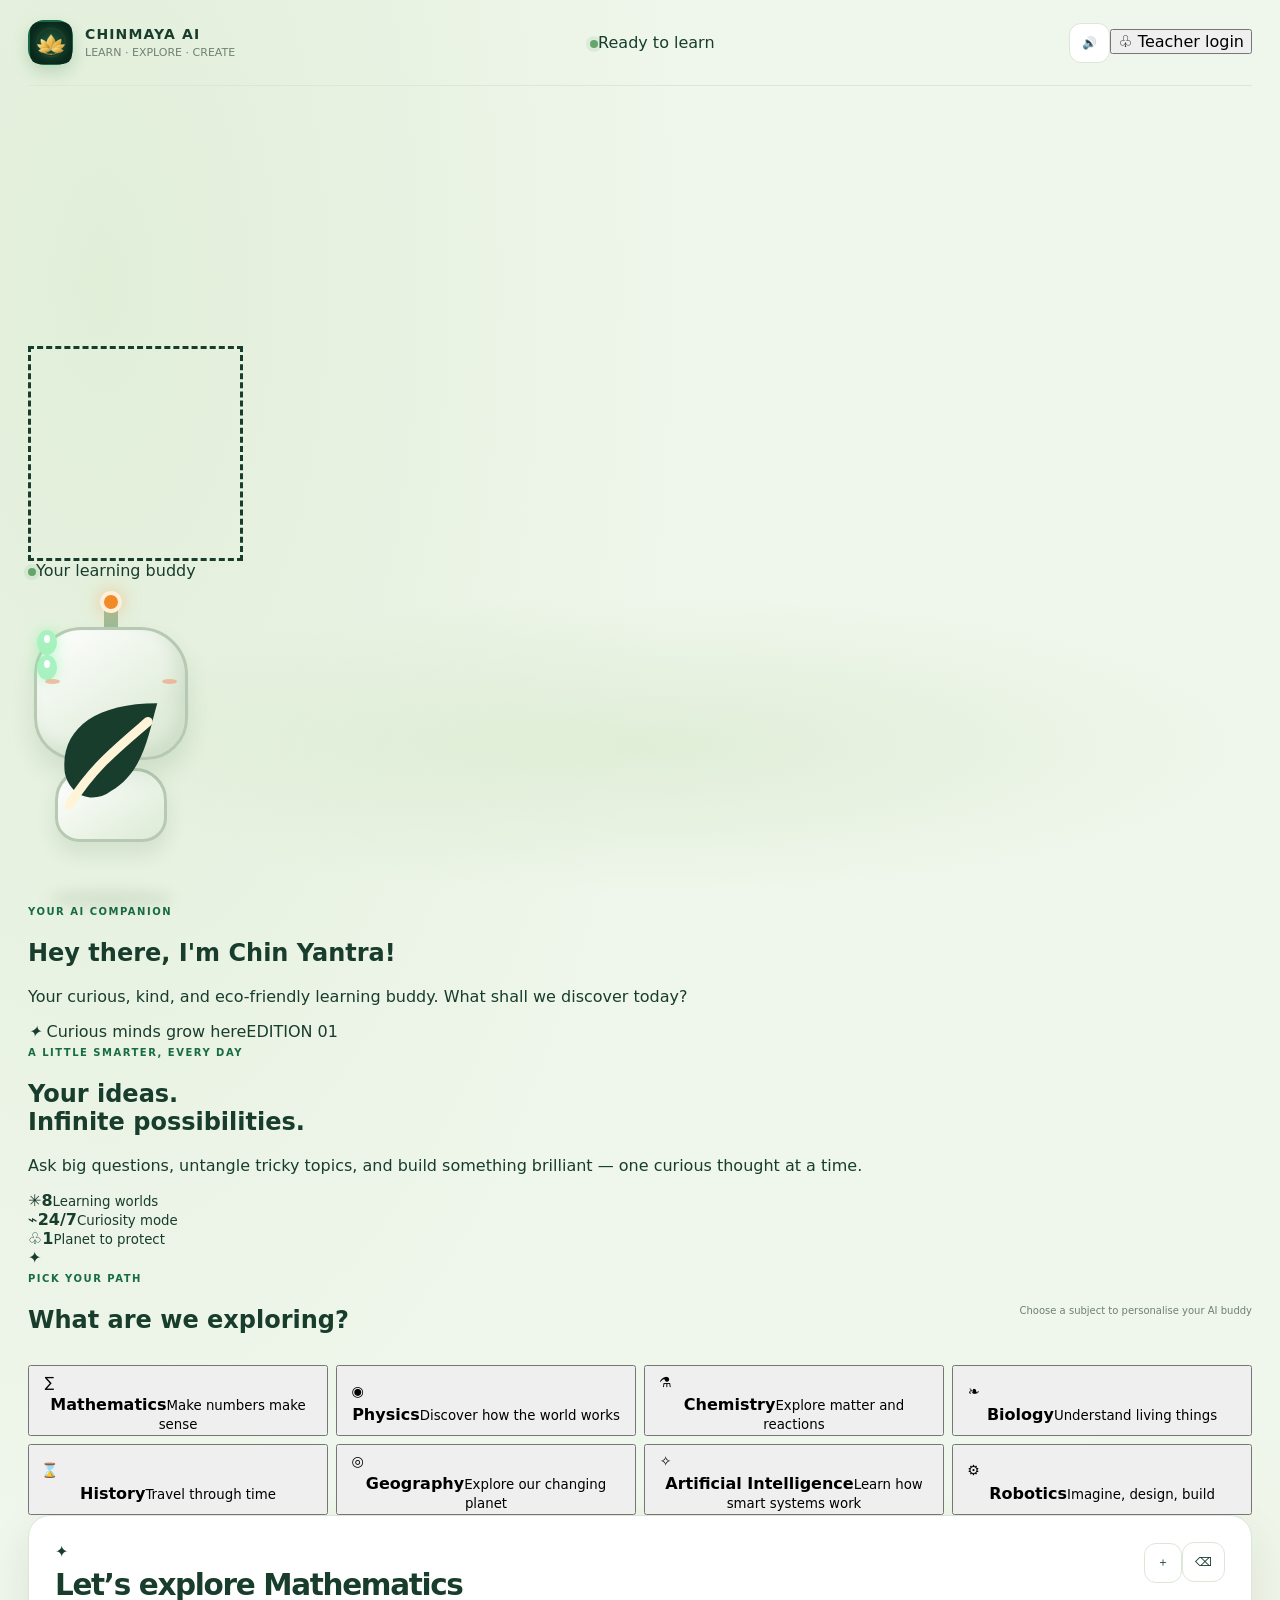
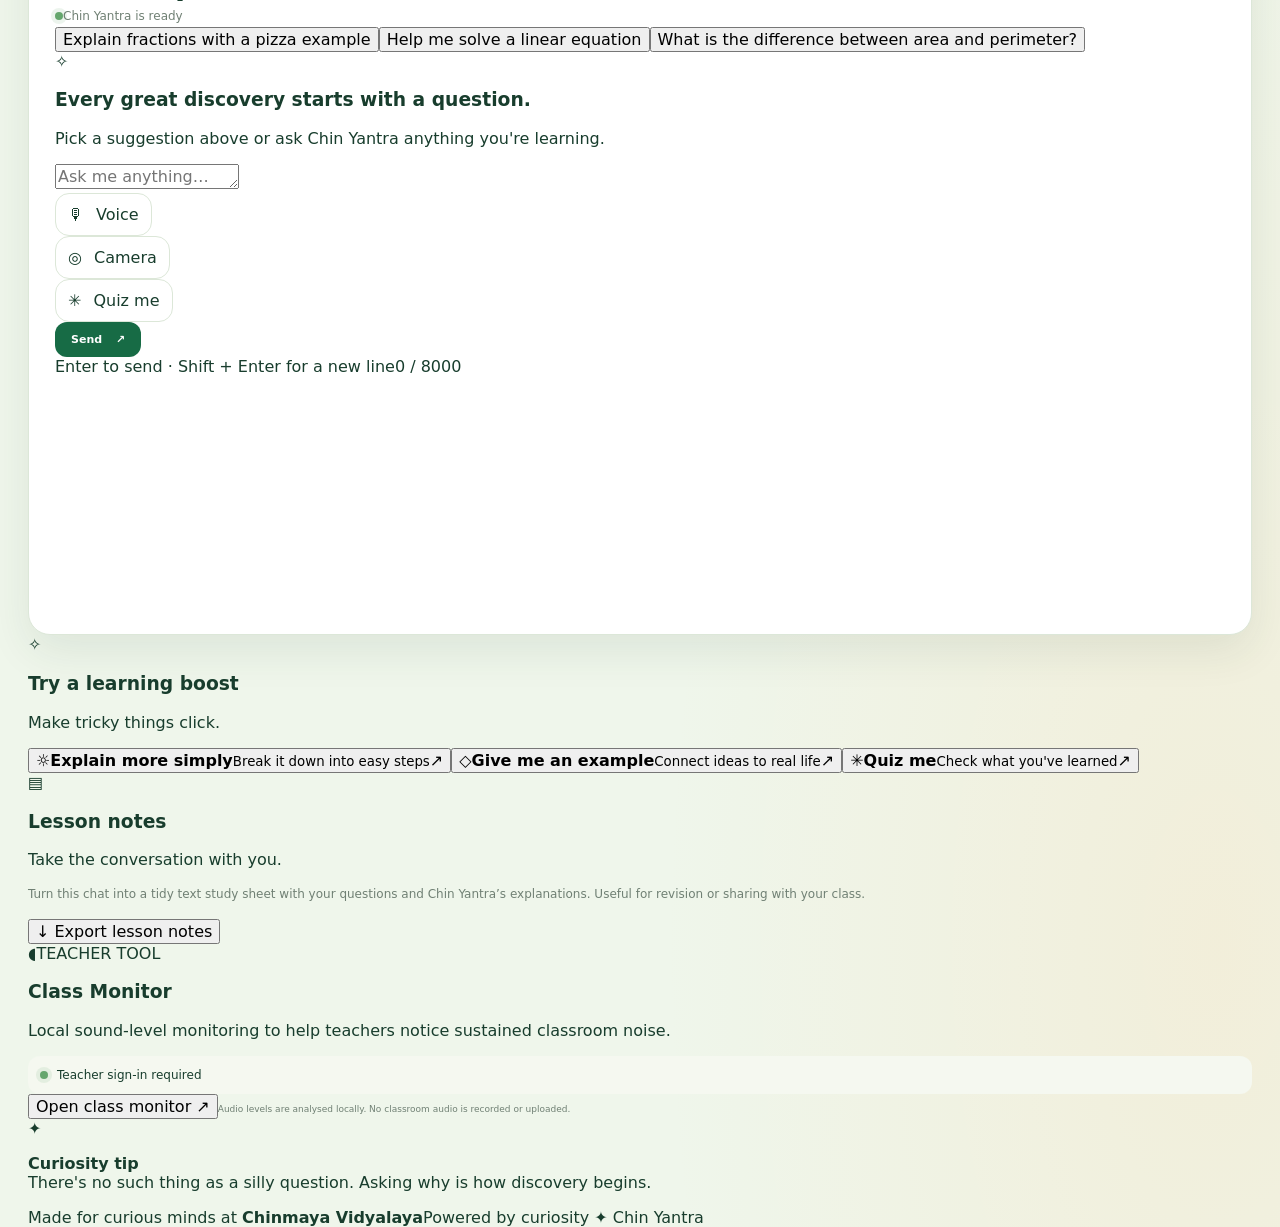
<file: index (2).html>
<!doctype html>
<html lang="en">
<head>
  <meta charset="utf-8"><meta name="viewport" content="width=device-width, initial-scale=1">
  <meta name="theme-color" content="#176b45"><meta name="description" content="Chinmaya AI — a friendly school learning companion">
  <title>CHINMAYA AI · Chin Yantra</title><link rel="icon" type="image/svg+xml" href="logo.svg">
  <link rel="manifest" href="manifest.json">
  <meta name="apple-mobile-web-app-capable" content="yes">
  <meta name="apple-mobile-web-app-title" content="Chin Yantra">
  <style>

:root {
  color-scheme: light;
  --page: #eff6eb;
  --surface: #ffffff;
  --surface-2: #f5f8f0;
  --surface-3: #e8f0e3;
  --text: #203b2c;
  --muted: #708074;
  --line: #dce7d8;
  --green: #34764b;
  --green-dark: #235c39;
  --green-light: #dceedd;
  --orange: #ef9b45;
  --orange-light: #fff0db;
  --shadow: 0 16px 44px rgba(35, 72, 44, .09);
  --radius: 22px;
}

* { box-sizing: border-box; }

/* Keep dialogs and overlays closed until their JavaScript explicitly opens them. */
.hidden { display: none !important; }

[hidden] { display: none !important; }

html { min-height: 100%; scroll-behavior: smooth; }

body {
  margin: 0;
  background:
    radial-gradient(ellipse at 8% 10%, rgba(189, 220, 170, .28), transparent 35%),
    radial-gradient(ellipse at 95% 90%, rgba(255, 202, 139, .18), transparent 32%),
    var(--page);
  color: var(--text);
  font-family: Inter, ui-sans-serif, system-ui, -apple-system, BlinkMacSystemFont, "Segoe UI", sans-serif;
  transition: background .3s ease, color .3s ease;
}

button, input, textarea, select { font: inherit; }
button { cursor: pointer; }
button:disabled { cursor: not-allowed; opacity: .48; }
button:focus-visible, input:focus-visible, textarea:focus-visible, select:focus-visible {
  outline: 3px solid rgba(239, 155, 69, .65);
  outline-offset: 3px;
}

.app-shell { max-width: 1680px; min-height: 100vh; margin: 0 auto; padding: 0 28px; }

.topbar {
  min-height: 86px;
  display: flex;
  align-items: center;
  justify-content: space-between;
  gap: 18px;
  border-bottom: 1px solid var(--line);
}

.brand { display: flex; align-items: center; gap: 12px; text-decoration: none; color: inherit; }
.brand-mark {
  display: grid; place-items: center; width: 45px; height: 45px;
  border-radius: 16px; background: var(--green); color: #fff; font-size: 25px;
  box-shadow: 0 7px 16px rgba(52, 118, 75, .22);
}
.brand strong { display: block; letter-spacing: .08em; font-size: 14px; }
.brand small { display: block; color: var(--muted); margin-top: 4px; font-size: 11px; }
.topbar-actions { display: flex; align-items: center; gap: 10px; }

.connection-status, .live-pill, .robot-status {
  display: inline-flex; align-items: center; gap: 7px; color: var(--muted); font-size: 12px;
}
.status-dot, .live-pill > span {
  width: 8px; height: 8px; border-radius: 50%; background: #65a66d; display: inline-block;
  box-shadow: 0 0 0 4px rgba(101, 166, 109, .12);
}
.icon-button, .subtle-button, .secondary-button, .round-tool {
  border: 1px solid var(--line); color: var(--text); background: var(--surface);
  border-radius: 12px; transition: transform .18s ease, background .18s ease, border-color .18s ease;
}
.icon-button { min-height: 40px; padding: 9px 12px; display: inline-flex; align-items: center; gap: 8px; font-size: 12px; }
.icon-button:hover, .subtle-button:hover, .secondary-button:hover, .round-tool:hover { transform: translateY(-1px); border-color: var(--green); }
.theme-toggle { color: var(--green); }

.workspace {
  display: grid; grid-template-columns: minmax(290px, 365px) minmax(0, 1fr);
  gap: 24px; padding: 24px 0; align-items: stretch;
}
.companion-panel, .chat-panel {
  min-width: 0; background: var(--surface); border: 1px solid var(--line);
  border-radius: var(--radius); box-shadow: var(--shadow);
}
.companion-panel {
  padding: 22px; display: flex; flex-direction: column; position: relative; overflow: hidden;
  background: linear-gradient(165deg, var(--surface) 35%, var(--surface-2));
}
.companion-heading, .section-heading { display: flex; justify-content: space-between; align-items: center; gap: 10px; }
.eyebrow { color: var(--green); font-size: 10px; font-weight: 800; letter-spacing: .15em; }
.live-pill { background: var(--surface-2); padding: 7px 10px; border-radius: 99px; font-size: 10px; }
.live-pill > span { width: 6px; height: 6px; }

.robot-stage {
  min-height: 310px; display: grid; place-items: center; position: relative;
  isolation: isolate; margin: 10px -10px 0;
  background: radial-gradient(ellipse, rgba(189, 220, 170, .3), transparent 68%);
}
.orbit { position: absolute; border: 1px solid rgba(80, 137, 91, .18); border-radius: 50%; z-index: -1; }
.orbit-one { width: 260px; height: 260px; }
.orbit-two { width: 215px; height: 215px; border-style: dashed; animation: orbit-spin 42s linear infinite; }
.float-leaf { position: absolute; color: var(--orange); animation: float-gentle 4s ease-in-out infinite; }
.leaf-one { top: 52px; left: 17%; font-size: 24px; }
.leaf-two { right: 15%; top: 93px; color: var(--green); font-size: 24px; animation-delay: -1.4s; }
.leaf-three { right: 20%; bottom: 46px; font-size: 20px; animation-delay: -2.3s; }

.robot { width: 186px; height: 258px; position: relative; transform-origin: 50% 85%; animation: robot-breathe 4s ease-in-out infinite; }
.robot-head {
  position: absolute; z-index: 3; left: 16px; top: 37px; width: 154px; height: 133px;
  border: 3px solid #b7c9b2; border-radius: 48px 48px 42px 42px;
  background: linear-gradient(145deg, #ffffff, #e1eddb 72%);
  box-shadow: inset -8px -9px 16px rgba(71, 121, 73, .12), 0 14px 23px rgba(44, 91, 53, .12);
}
.robot-antenna { position: absolute; z-index: 1; top: 11px; left: 86px; width: 14px; height: 33px; border-radius: 10px; background: #9ebd9a; }
.robot-antenna span {
  position: absolute; top: -10px; left: -4px; width: 22px; height: 22px; border-radius: 50%;
  background: var(--orange); border: 4px solid #fff0db; box-shadow: 0 0 18px rgba(239, 155, 69, .5);
  animation: antenna-glow 2.5s ease-in-out infinite;
}
.robot-ear { position: absolute; top: 87px; width: 22px; height: 43px; border: 3px solid #a5c39f; background: #d8e8d1; border-radius: 10px; z-index: 2; }
.ear-left { left: 3px; } .ear-right { right: 3px; }
.robot-forehead { height: 31px; display: grid; place-items: center; }
.forehead-symbol { color: #d88b35; font-size: 17px; }
.robot-face {
  position: relative; margin: 0 12px; height: 78px; border-radius: 27px;
  background: linear-gradient(145deg, #244a39, #173629);
  box-shadow: inset 0 3px 8px rgba(0, 0, 0, .23);
  display: flex; justify-content: center; align-items: center; gap: 25px;
}
.eye { position: relative; width: 20px; height: 25px; background: #a8f1c0; border-radius: 50%; box-shadow: 0 0 13px rgba(129, 247, 163, .55); overflow: hidden; transition: height .12s ease; }
.eye span { position: absolute; width: 6px; height: 8px; left: 7px; top: 5px; border-radius: 50%; background: #fff; }
.cheek { position: absolute; top: 49px; width: 15px; height: 5px; border-radius: 50%; background: rgba(240, 150, 110, .58); }
.cheek-left { left: 8px; } .cheek-right { right: 8px; }
.robot-mouth { position: absolute; left: 50%; bottom: 9px; transform: translateX(-50%); width: 21px; height: 7px; border-bottom: 3px solid #f6c89c; border-radius: 0 0 20px 20px; transition: all .2s ease; }
.robot-chin { height: 13px; margin: 0 47px; border-radius: 0 0 12px 12px; background: #b5d0ad; }
.face-shine { position: absolute; top: 5px; left: 8px; width: 26px; height: 3px; border-radius: 5px; background: rgba(255,255,255,.2); }
.robot-neck { position: absolute; left: 76px; top: 164px; height: 20px; width: 34px; background: #a6c79e; border-radius: 0 0 9px 9px; }
.robot-body {
  position: absolute; top: 178px; left: 37px; width: 112px; height: 74px; border-radius: 32px 32px 24px 24px;
  border: 3px solid #b7c9b2; background: linear-gradient(145deg, #fff, #dcebd5);
  box-shadow: 0 12px 20px rgba(44, 91, 53, .11); display: flex; align-items: center; flex-direction: column;
}
.body-symbol { margin-top: 8px; color: var(--green); font-size: 24px; line-height: 26px; }
.body-light { width: 20px; height: 5px; border-radius: 5px; background: var(--orange); margin-top: 2px; }
.body-panel { width: 38px; height: 3px; background: #b2cbaa; border-radius: 4px; margin-top: 6px; }
.robot-arm { position: absolute; top: 188px; width: 21px; height: 49px; border: 3px solid #b7c9b2; background: #e1eddb; border-radius: 12px; transform-origin: top center; }
.arm-left { left: 20px; transform: rotate(12deg); }
.arm-right { right: 20px; transform: rotate(-12deg); }
.robot-shadow { position: absolute; bottom: -7px; left: 30px; width: 126px; height: 16px; background: rgba(51, 89, 52, .12); filter: blur(7px); border-radius: 50%; }

.robot.blink .eye { height: 3px; margin-top: 11px; border-radius: 50%; }
.robot.yawning .robot-mouth { width: 17px; height: 20px; bottom: 4px; border: 2px solid #f6c89c; border-radius: 50%; background: #c87564; }
.robot.talking .robot-mouth { height: 12px; width: 23px; border: 2px solid #f6c89c; background: #c87564; }
.robot.thinking { animation: robot-think 1.2s ease-in-out infinite; }
.robot.happy .robot-mouth { width: 28px; height: 12px; border-bottom-width: 4px; }
.robot.alert .robot-antenna span { background: #f04f4f; }
.companion-info { text-align: center; }
.robot-status { font-size: 11px; }
.companion-info h1 { margin: 9px 0 6px; font-size: 25px; letter-spacing: -.04em; }
.companion-info p { max-width: 255px; margin: 0 auto; color: var(--muted); line-height: 1.6; font-size: 13px; }

.companion-tools { display: grid; grid-template-columns: 1fr; gap: 8px; margin-top: 23px; }
.tool-button {
  display: flex; gap: 12px; align-items: center; padding: 11px 12px; text-align: left;
  border: 1px solid var(--line); background: var(--surface); border-radius: 14px; color: var(--text);
  transition: background .2s ease, transform .2s ease;
}
.tool-button:hover { background: var(--surface-2); transform: translateX(2px); }
.tool-icon { display: grid; place-items: center; width: 36px; height: 36px; flex-shrink: 0; border-radius: 12px; color: var(--green); background: var(--green-light); font-size: 17px; }
.tool-button strong, .tool-button small { display: block; }
.tool-button strong { font-size: 12px; }
.tool-button small { color: var(--muted); font-size: 10px; margin-top: 3px; }
.nature-note { display: flex; gap: 10px; align-items: flex-start; margin-top: 18px; padding: 13px; border-radius: 14px; background: var(--orange-light); color: #7d5b32; }
.nature-note > span { font-size: 18px; }
.nature-note p { margin: 0; font-size: 11px; line-height: 1.55; }
.teacher-entry { display: flex; justify-content: space-between; align-items: center; gap: 8px; margin-top: auto; padding-top: 19px; font-size: 10px; color: var(--muted); }
.teacher-entry button, .logout-button { border: 0; background: transparent; color: var(--green); font-size: 11px; font-weight: 700; padding: 7px; }

.chat-panel { display: flex; flex-direction: column; padding: 26px; min-height: 720px; }
.chat-header { display: flex; align-items: flex-start; justify-content: space-between; gap: 16px; }
.chat-header h2 { font-size: clamp(22px, 2.3vw, 30px); letter-spacing: -.045em; margin: 7px 0 5px; }
.chat-header p { color: var(--muted); margin: 0; font-size: 12px; line-height: 1.6; }
.subtle-button { padding: 10px 13px; white-space: nowrap; font-size: 11px; }

.subject-section { margin-top: 24px; padding-bottom: 20px; border-bottom: 1px solid var(--line); }
.section-heading h3 { margin: 0; font-size: 12px; }
.section-heading > span { color: var(--muted); font-size: 10px; }
.subject-grid { display: grid; grid-template-columns: repeat(4, minmax(0, 1fr)); gap: 8px; margin-top: 12px; }
.subject-button {
  display: flex; align-items: center; gap: 8px; min-width: 0; padding: 10px 8px;
  border: 1px solid var(--line); border-radius: 12px; background: var(--surface-2);
  color: var(--text); font-size: 10px; font-weight: 650; text-align: left;
  transition: transform .18s ease, box-shadow .18s ease, border-color .18s ease;
}
.subject-button:hover { transform: translateY(-2px); }
.subject-button.selected { border-color: var(--subject-colour); box-shadow: 0 0 0 2px color-mix(in srgb, var(--subject-colour) 18%, transparent); background: var(--subject-bg); }
.subject-icon { display: grid; place-items: center; flex-shrink: 0; width: 27px; height: 27px; border-radius: 9px; background: var(--subject-bg); color: var(--subject-colour); font-size: 14px; }
.subject-button span:last-child { overflow-wrap: anywhere; }

.chat-messages { display: flex; flex-direction: column; gap: 20px; padding: 22px 3px 14px; flex: 1; }
.message { display: flex; align-items: flex-start; gap: 10px; max-width: 100%; animation: message-in .3s ease both; }
.message.user-message { justify-content: flex-end; }
.message-avatar { display: grid; place-items: center; flex-shrink: 0; width: 32px; height: 32px; border-radius: 12px; background: var(--green-light); color: var(--green); font-size: 17px; }
.user-message .message-avatar { display: none; }
.message-content { max-width: min(88%, 730px); min-width: 0; }
.user-message .message-content { display: flex; flex-direction: column; align-items: flex-end; }
.message-meta { color: var(--muted); font-size: 10px; margin: 0 0 7px 3px; }
.message-meta span { opacity: .75; }
.message-bubble { padding: 13px 15px; border-radius: 5px 17px 17px 17px; background: var(--surface-2); border: 1px solid var(--line); font-size: 12px; line-height: 1.8; overflow-wrap: anywhere; }
.message-bubble p { margin: 0 0 9px; white-space: pre-wrap; }
.message-bubble p:last-child { margin-bottom: 0; }
.message-bubble ul, .message-bubble ol { padding-left: 20px; }
.user-message .message-bubble { border: 0; background: var(--green); color: #fff; border-radius: 17px 5px 17px 17px; }
.message-actions { display: flex; gap: 7px; margin: 7px 0 0 3px; }
.message-actions button { border: 0; padding: 4px 7px; background: transparent; color: var(--green); font-size: 10px; }
.user-message .message-meta { text-align: right; margin-right: 3px; }
.typing-bubble { display: flex; gap: 5px; align-items: center; min-height: 40px; }
.thinking-dots { display: inline-flex; align-items: center; gap: 4px; }
.thinking-dots i { display: block; width: 5px; height: 5px; border-radius: 50%; background: var(--green); animation: dot-bounce .8s infinite alternate; }
.thinking-dots i:nth-child(2) { animation-delay: .18s; }
.thinking-dots i:nth-child(3) { animation-delay: .36s; }
.thinking-bar { color: var(--muted); font-size: 11px; display: flex; align-items: center; gap: 9px; padding: 8px 0; }
.quick-prompts { display: flex; flex-wrap: wrap; gap: 7px; margin: 5px 0 14px; }
.quick-prompt { border: 1px solid var(--line); background: var(--surface); color: var(--muted); border-radius: 99px; padding: 8px 11px; font-size: 10px; transition: .18s ease; }
.quick-prompt:hover { border-color: var(--orange); color: var(--text); background: var(--orange-light); }

.composer { border: 1px solid var(--line); border-radius: 18px; background: var(--surface); padding: 12px; box-shadow: 0 5px 18px rgba(35, 72, 44, .04); }
.composer textarea { width: 100%; min-height: 35px; max-height: 140px; resize: vertical; border: 0; outline: 0; color: var(--text); background: transparent; padding: 5px 4px 10px; font-size: 13px; line-height: 1.5; }
.composer textarea::placeholder { color: var(--muted); opacity: .8; }
.composer-bottom { display: flex; align-items: center; justify-content: space-between; gap: 10px; }
.composer-tools { display: flex; align-items: center; gap: 6px; }
.round-tool { width: 34px; height: 34px; font-size: 14px; display: grid; place-items: center; }
.mic-button.listening { color: #fff; background: #d84848; border-color: #d84848; animation: mic-pulse 1s infinite; }
.voice-state { font-size: 10px; color: var(--muted); margin-left: 4px; }
.send-button, .primary-button {
  border: 0; background: var(--green); color: #fff; border-radius: 12px;
  padding: 11px 16px; font-size: 11px; font-weight: 750; display: inline-flex; align-items: center; gap: 14px;
  transition: transform .18s ease, background .18s ease;
}
.send-button:hover, .primary-button:hover { background: var(--green-dark); transform: translateY(-1px); }
.send-button:disabled { opacity: .55; }
.privacy-note { text-align: center; color: var(--muted); font-size: 9px; line-height: 1.5; margin: 12px 0 0; }
.app-footer { display: flex; justify-content: space-between; gap: 15px; padding: 8px 0 20px; color: var(--muted); font-size: 10px; }
.app-footer span:first-child { font-weight: 800; letter-spacing: .1em; color: var(--green); }
.sr-only { position: absolute; width: 1px; height: 1px; padding: 0; margin: -1px; overflow: hidden; clip: rect(0,0,0,0); white-space: nowrap; border: 0; }

/* Modals */
.modal-backdrop {
  position: fixed; inset: 0; z-index: 1000; display: grid; place-items: center;
  padding: 18px; background: rgba(15, 31, 21, .53); backdrop-filter: blur(8px);
  animation: fade-in .18s ease both;
}
.modal {
  width: min(100%, 560px); max-height: min(90vh, 900px); overflow-y: auto;
  background: var(--surface); color: var(--text); border: 1px solid var(--line);
  border-radius: 22px; padding: 23px; box-shadow: 0 25px 80px rgba(0, 0, 0, .2);
  animation: modal-in .24s ease both;
}
.settings-modal { width: min(100%, 610px); }
.monitor-modal { width: min(100%, 650px); }
.modal-header { display: flex; justify-content: space-between; align-items: flex-start; gap: 14px; margin-bottom: 17px; }
.modal-header h2 { font-size: 24px; letter-spacing: -.04em; margin: 5px 0 0; }
.modal-close { border: 0; border-radius: 10px; background: var(--surface-2); color: var(--text); width: 36px; height: 36px; font-size: 25px; line-height: 1; }
.modal-description { color: var(--muted); font-size: 12px; line-height: 1.7; }
.settings-content { display: grid; gap: 21px; }
.settings-group { display: grid; gap: 12px; }
.settings-group h3, .monitor-camera-section h3 { margin: 0; font-size: 13px; }
.setting-row { display: flex; align-items: center; justify-content: space-between; gap: 14px; }
.setting-row strong, .setting-row small { display: block; }
.setting-row strong { font-size: 12px; }
.setting-row small { color: var(--muted); font-size: 10px; line-height: 1.5; margin-top: 4px; }
.switch-button { display: inline-flex; align-items: center; gap: 7px; border: 1px solid var(--line); background: var(--surface-2); color: var(--text); border-radius: 99px; padding: 5px 9px 5px 5px; font-size: 10px; }
.switch-button > span { width: 22px; height: 22px; border-radius: 50%; background: #aab8aa; transition: .2s; }
.switch-button.active > span { background: var(--green); box-shadow: inset 0 0 0 5px var(--green); border: 5px solid #c6e5c8; }
.field-label { display: block; color: var(--muted); font-size: 11px; margin: 5px 0 -5px; }
.settings-input { width: 100%; min-height: 42px; border: 1px solid var(--line); background: var(--surface-2); color: var(--text); border-radius: 11px; padding: 10px 12px; font-size: 12px; }
textarea.settings-input { resize: vertical; }
.range-row { display: grid; gap: 8px; }
.range-row label, .threshold-row label { display: flex; justify-content: space-between; color: var(--muted); font-size: 11px; }
.range-row label span, .threshold-row strong { color: var(--green); }
input[type="range"] { width: 100%; accent-color: var(--green); }
.settings-footnote { color: var(--muted); font-size: 10px; line-height: 1.7; margin: 7px 0 0; }
.primary-button { justify-content: center; min-height: 42px; }
.secondary-button { min-height: 38px; padding: 9px 12px; font-size: 11px; }
.modal-actions { display: flex; flex-wrap: wrap; gap: 8px; margin: 13px 0; }
.camera-preview, .monitor-camera-preview { display: grid; place-items: center; overflow: hidden; border-radius: 15px; background: #172a20; min-height: 210px; }
.camera-preview video { display: block; width: 100%; max-height: 340px; object-fit: contain; }
.camera-placeholder { min-height: 200px; width: 100%; display: flex; flex-direction: column; align-items: center; justify-content: center; gap: 9px; color: #c4d9c7; text-align: center; padding: 20px; }
.camera-placeholder span { font-size: 34px; }
.camera-placeholder p { margin: 0; font-size: 11px; }
.captured-image { display: block; max-height: 230px; max-width: 100%; margin: 12px auto; border-radius: 12px; }
.question-input { margin: 12px 0; }
.status-message { color: var(--muted); font-size: 10px; line-height: 1.5; }
.password-row { display: flex; gap: 8px; }
.password-row .settings-input { flex: 1; min-width: 0; }
.error-message { color: #d64545; font-size: 11px; min-height: 16px; }
.monitor-status { display: flex; align-items: center; gap: 9px; padding: 12px; border-radius: 12px; background: var(--surface-2); font-size: 12px; }
.monitor-status.running .status-dot { background: #4db76c; box-shadow: 0 0 0 5px rgba(77,183,108,.16); }
.noise-reading { margin: 18px 0; padding: 19px; border: 1px solid var(--line); border-radius: 16px; background: var(--surface-2); }
.noise-number { display: flex; align-items: baseline; gap: 10px; margin: 7px 0 13px; }
.noise-number strong { font-size: 42px; letter-spacing: -.06em; }
.noise-number span { color: var(--muted); font-size: 11px; }
.sound-meter { height: 13px; overflow: hidden; border-radius: 99px; background: var(--surface-3); }
.sound-meter > div { width: 0; height: 100%; border-radius: inherit; background: linear-gradient(90deg, #4c9e64, #f3b54f, #e44e4e); transition: width .1s linear; }
.meter-scale { display: flex; justify-content: space-between; gap: 5px; color: var(--muted); font-size: 9px; margin-top: 7px; }
.threshold-row { display: grid; gap: 8px; }
.notice-card { padding: 15px; border-radius: 12px; background: var(--orange-light); color: #78522c; font-size: 12px; }
.monitor-camera-section { margin-top: 24px; border-top: 1px solid var(--line); padding-top: 20px; }
.monitor-camera-preview { min-height: 155px; }
.monitor-camera-preview video { display: block; width: 100%; max-height: 270px; object-fit: contain; }
.logout-button { margin-top: 16px; color: #c44d4d; }

/* Full-screen alarm */
.alarm-overlay {
  position: fixed; z-index: 3000; inset: 0; display: grid; place-items: center; overflow-y: auto;
  padding: 22px; color: white; background: #a91020;
  animation: alarm-flash .85s infinite alternate;
}
.alarm-card { width: min(100%, 600px); text-align: center; padding: 25px; border: 1px solid rgba(255,255,255,.4); border-radius: 25px; background: rgba(64, 0, 7, .22); box-shadow: 0 20px 90px rgba(0,0,0,.18); }
.alarm-symbol { width: 74px; height: 74px; display: grid; place-items: center; border: 4px solid #fff; border-radius: 50%; margin: 0 auto 16px; font-size: 49px; font-weight: 900; animation: alarm-symbol-pulse .6s infinite alternate; }
.alarm-kicker { font-size: 11px; letter-spacing: .22em; font-weight: 900; }
.alarm-card h2 { margin: 11px 0; font-size: clamp(26px, 5vw, 44px); letter-spacing: -.04em; }
.alarm-card p { font-size: 13px; line-height: 1.7; }
.alarm-level { display: flex; justify-content: center; align-items: baseline; gap: 11px; margin: 20px 0; }
.alarm-level strong { font-size: 48px; }
.alarm-level span, .alarm-card small { font-size: 11px; opacity: .86; }
.alarm-voice-note { padding: 13px; border-radius: 12px; background: rgba(0,0,0,.16); }
.alarm-actions { display: flex; justify-content: center; flex-wrap: wrap; gap: 9px; margin: 20px 0; }
.alarm-actions button { border: 1px solid rgba(255,255,255,.8); border-radius: 11px; padding: 12px 15px; background: white; color: #9c1120; font-weight: 800; font-size: 11px; }
.alarm-actions button:last-child { color: white; background: transparent; }
.toast { position: fixed; bottom: 22px; left: 50%; z-index: 4000; transform: translate(-50%, 20px); max-width: min(90vw, 500px); background: #203b2c; color: white; padding: 12px 16px; border-radius: 12px; font-size: 12px; opacity: 0; pointer-events: none; transition: .2s ease; box-shadow: var(--shadow); }
.toast.visible { opacity: 1; transform: translate(-50%, 0); }

/* Dark theme */
body.dark {
  color-scheme: dark;
  --page: #101a15;
  --surface: #19271f;
  --surface-2: #203128;
  --surface-3: #2a3c30;
  --text: #e6f0e5;
  --muted: #a4b5a5;
  --line: #304437;
  --green: #82c795;
  --green-dark: #5ca978;
  --green-light: #2d4935;
  --orange-light: #4b3925;
  --shadow: 0 16px 44px rgba(0, 0, 0, .18);
  background:
    radial-gradient(ellipse at 8% 10%, rgba(52, 118, 75, .17), transparent 35%),
    radial-gradient(ellipse at 95% 90%, rgba(239, 155, 69, .08), transparent 32%),
    var(--page);
}
body.dark .robot-head { background: linear-gradient(145deg, #e5f0df, #b7cfb0); }
body.dark .robot-face { background: linear-gradient(145deg, #142d21, #0e2017); }
body.dark .robot-body { background: linear-gradient(145deg, #dcebd5, #a9c99e); }
body.dark .robot-ear, body.dark .robot-neck, body.dark .robot-arm { background: #b7d1ad; }
body.dark .nature-note { color: #f2c995; }
body.dark .message-bubble { background: var(--surface-2); }
body.dark .user-message .message-bubble { background: #397b50; color: #fff; }
body.dark .switch-button.active > span { background: #82c795; border-color: #2d4935; }
body.dark .theme-toggle { color: #f5c37f; }
body.dark .subject-button.selected { background: var(--subject-bg); }

/* Animations */
@keyframes robot-breathe { 0%,100% { transform: translateY(0) rotate(0); } 50% { transform: translateY(-4px) rotate(.6deg); } }
@keyframes orbit-spin { to { transform: rotate(360deg); } }
@keyframes float-gentle { 0%,100% { transform: translateY(0) rotate(0); } 50% { transform: translateY(-10px) rotate(8deg); } }
@keyframes antenna-glow { 0%,100% { box-shadow: 0 0 10px rgba(239,155,69,.35); } 50% { box-shadow: 0 0 21px rgba(239,155,69,.7); } }
@keyframes robot-think { 0%,100% { transform: rotate(0); } 50% { transform: rotate(-2deg) translateY(-2px); } }
@keyframes dot-bounce { to { transform: translateY(-4px); opacity: .45; } }
@keyframes message-in { from { opacity: 0; transform: translateY(6px); } to { opacity: 1; transform: translateY(0); } }
@keyframes mic-pulse { 50% { box-shadow: 0 0 0 6px rgba(216,72,72,.18); } }
@keyframes fade-in { from { opacity: 0; } to { opacity: 1; } }
@keyframes modal-in { from { opacity: 0; transform: translateY(9px) scale(.99); } to { opacity: 1; transform: translateY(0) scale(1); } }
@keyframes alarm-flash { from { background-color: #8f0c19; } to { background-color: #df1e31; } }
@keyframes alarm-symbol-pulse { to { transform: scale(1.08); box-shadow: 0 0 25px rgba(255,255,255,.2); } }

body.reduce-motion *, body.reduce-motion *::before, body.reduce-motion *::after {
  animation-duration: .01ms !important; animation-iteration-count: 1 !important;
  scroll-behavior: auto !important; transition-duration: .01ms !important;
}

@media (prefers-reduced-motion: reduce) {
  body:not(.allow-motion) *, body:not(.allow-motion) *::before, body:not(.allow-motion) *::after {
    animation-duration: .01ms; animation-iteration-count: 1; scroll-behavior: auto;
  }
}

@media (min-width: 1250px) {
  .workspace { grid-template-columns: minmax(310px, 365px) minmax(0, 1fr); }
  .companion-tools { grid-template-columns: 1fr; }
}
@media (max-width: 1050px) {
  .app-shell { padding: 0 16px; }
  .workspace { grid-template-columns: minmax(250px, 300px) minmax(0, 1fr); gap: 14px; }
  .companion-panel { padding: 16px; }
  .chat-panel { padding: 20px; }
  .robot-stage { min-height: 275px; }
  .subject-grid { grid-template-columns: repeat(2, minmax(0, 1fr)); }
}
@media (max-width: 720px) {
  .app-shell { padding: 0 10px; }
  .topbar { min-height: 72px; }
  .brand-mark { width: 38px; height: 38px; border-radius: 13px; }
  .brand strong { font-size: 12px; }
  .brand small { font-size: 10px; }
  .topbar-actions { gap: 6px; }
  .connection-status { display: none; }
  .icon-button { padding: 8px 9px; }
  .desktop-label, #themeLabel { display: none; }
  .workspace { grid-template-columns: minmax(0, 1fr); padding-top: 12px; }
  .companion-panel { padding: 14px 16px; }
  .robot-stage { min-height: 235px; margin-top: 0; }
  .orbit-one { width: 220px; height: 220px; }
  .orbit-two { width: 185px; height: 185px; }
  .robot { transform: scale(.84); margin: -12px 0; }
  .companion-info h1 { font-size: 22px; }
  .companion-tools { grid-template-columns: repeat(3, minmax(0, 1fr)); gap: 6px; margin-top: 15px; }
  .tool-button { flex-direction: column; text-align: center; gap: 6px; padding: 9px 5px; }
  .tool-button small { display: none; }
  .tool-icon { width: 31px; height: 31px; }
  .nature-note { margin-top: 12px; }
  .teacher-entry { padding-top: 10px; }
  .chat-panel { min-height: 640px; padding: 16px 12px; }
  .chat-header h2 { font-size: 23px; }
  .chat-header p { max-width: 300px; }
  .subtle-button { padding: 8px; font-size: 10px; }
  .subject-section { margin-top: 18px; }
  .subject-grid { grid-template-columns: repeat(2, minmax(0, 1fr)); }
  .message-content { max-width: 92%; }
  .message-bubble { font-size: 12px; }
  .app-footer { font-size: 9px; }
  .app-footer span:last-child { text-align: right; }
}
@media (max-width: 390px) {
  .chat-header { flex-direction: column; }
  .subject-button { font-size: 9px; }
  .voice-state { display: none; }
  .composer-tools { gap: 4px; }
  .send-button { padding: 10px; }
  .modal { padding: 17px; }
  .alarm-card { padding: 17px; }
}

  .brand-mark img{display:block;width:42px;height:42px;object-fit:contain}
  
.capability-notice{margin:8px 2px 0;padding:9px 11px;border:1px solid #e9c98e;border-radius:11px;background:#fff8e9;color:#76511f;font-size:11px;line-height:1.5}
.study-export-copy{color:var(--muted);font-size:12px;line-height:1.6;margin:8px 0 14px}

</style>
  <script>
/* CHINMAYA AI / CHIN YANTRA — central configuration.
   Edit values here, save, and refresh. Browser-side API keys are visible to visitors.
*/
window.APP_CONFIG = {
  appName: "CHINMAYA AI",
  robotName: "Chin Yantra",
  apiKey: "PASTE YOUR API KEY HERE",
  // Verified in Google's official Gemini API docs at project creation time: Gemini 3.5 Flash-Lite.
  // Model availability can change; use an identifier enabled for your API key.
  model: "gemini-2.5-flash",
  apiBaseUrl: "https://generativelanguage.googleapis.com/v1beta/models/",
  language: "en-IN",
  greeting: "Your curious, kind, and eco-friendly learning buddy. What shall we discover today?",
  defaultSubject: "Mathematics",
  defaultExpression: "idle",
  reducedMotion: false,
  theme: {
    primary: "#176b45",
    primaryDark: "#104b34",
    secondary: "#f28a27",
    background: "#f6f5ed",
    accent: "#b8d96a",
    cream: "#fff9e9",
    text: "#183d2d"
  },
  voice: {
    enabled: true,
    voiceName: "",
    language: "en-IN",
    rate: 1.0,
    pitch: 1.08,
    volume: 0.9,
    speakByDefault: false,
    showSpeakButton: true,
    allowSpeechRecognition: true
  },
  teacherPassword: "1234", // DEMONSTRATION ONLY; never use as real authentication.
  monitor: {
    noiseSensitivity: 55,       // 1–100; higher values trigger at lower sound levels.
    soundLevelThreshold: 0.085, // RMS amplitude, 0–1; tune for the device/room.
    triggerDurationMs: 1800,    // sound must stay over threshold for this long
    repeatCount: 3,             // sustained loud frames required within the active window
    alertDurationMs: 5000,
    alarmCooldownMs: 12000,
    defaultAlarmEnabled: true,
    allowTeacherMute: true,
    sampleIntervalMs: 100
  },
  interface: {
    maxHistoryMessages: 24,
    maxOutputTokens: 1200,
    cameraMaxWidth: 960,
    cameraJpegQuality: 0.82,
    toastDurationMs: 3200
  },
  subjects: [
    { name: "Mathematics", icon: "∑", description: "Make numbers make sense", instruction: "Teach mathematics step by step. Show working for calculations, define symbols, check the result, and use an everyday analogy when useful. Never skip essential reasoning.", questions: ["Explain fractions with a pizza example", "Help me solve a linear equation", "What is the difference between area and perimeter?"] },
    { name: "Physics", icon: "◉", description: "Discover how the world works", instruction: "Teach physics with scientifically accurate principles, units, equations, and real-world examples. Explain what each variable means and distinguish simplified models from reality.", questions: ["Why does a rainbow form?", "Explain Newton's laws simply", "What is the difference between mass and weight?"] },
    { name: "Chemistry", icon: "⚗", description: "Explore matter and reactions", instruction: "Teach chemistry safely and accurately. Explain particles, elements, compounds, reactions, and equations at school level. Do not recommend dangerous experiments or mixing unknown chemicals.", questions: ["What is an atom made of?", "How are acids different from bases?", "Explain chemical reactions with examples"] },
    { name: "Biology", icon: "❧", description: "Understand living things", instruction: "Teach biology using clear explanations of living systems, evidence-based facts, and relatable examples. Explain scientific terms in plain language and avoid overstating uncertain claims.", questions: ["How do plants make their food?", "What do mitochondria do?", "How does the human heart work?"] },
    { name: "History", icon: "⌛", description: "Travel through time", instruction: "Teach history with chronology, context, causes, consequences, and multiple perspectives where relevant. Separate established evidence from interpretation and do not invent dates or quotations.", questions: ["Why are historical sources important?", "What caused the French Revolution?", "How do historians study ancient civilisations?"] },
    { name: "Geography", icon: "◎", description: "Explore our changing planet", instruction: "Teach geography with clear spatial reasoning, map concepts, physical and human geography, and examples. Be careful with current facts and distinguish weather from climate.", questions: ["Why do monsoons happen?", "How are latitude and longitude used?", "What causes earthquakes?"] },
    { name: "Artificial Intelligence", icon: "✧", description: "Learn how smart systems work", instruction: "Explain AI and machine learning accessibly, including benefits, limitations, bias, privacy, and responsible use. Do not claim AI is conscious or always correct.", questions: ["How does a chatbot generate answers?", "What is machine learning?", "Can AI make mistakes or show bias?"] },
    { name: "Robotics", icon: "⚙", description: "Imagine, design, build", instruction: "Teach robotics through sensors, actuators, controllers, programming, and safe engineering principles. Use beginner-friendly examples and remind students to get adult supervision for tools, electricity, or moving machinery.", questions: ["How does a robot use sensors?", "What is the job of a microcontroller?", "How can I plan a simple school robot?"] }
  ]
};

  </script>
</head>
<body>
  <div class="app-shell">
    <header class="topbar">
      <a class="brand" href="#" aria-label="CHINMAYA AI home"><span class="brand-mark" aria-hidden="true"><img src="logo.svg" alt="" width="42" height="42"></span><span><strong>CHINMAYA <b>AI</b></strong><small>LEARN · EXPLORE · CREATE</small></span></a>
      <div class="header-status"><span class="status-dot"></span><span id="headerStatus">Ready to learn</span></div>
      <div class="header-actions"><button class="icon-button" id="voiceToggle" title="Toggle voice output" aria-label="Toggle voice output">🔊</button><button class="button button-outline" id="teacherLoginOpen">♧ Teacher login</button></div>
    </header>

    <main>
      <section class="hero-grid">
        <div class="robot-card panel">
          <div class="robot-orbit orbit-one"></div><div class="robot-orbit orbit-two"></div>
          <div class="robot-badge"><span class="status-dot"></span><span id="robotStatus">Your learning buddy</span></div>
          <div class="robot-stage" id="robotStage" data-expression="idle" aria-label="Animated robot Chin Yantra">
            <div class="robot-shadow"></div>
            <div class="robot-antenna"><span></span></div>
            <div class="robot-head">
              <div class="ear ear-left"><i></i></div><div class="ear ear-right"><i></i></div>
              <div class="head-panel"><span class="head-screw screw-left"></span><span class="head-screw screw-right"></span></div>
              <div class="brow brow-left"></div><div class="brow brow-right"></div>
              <div class="eye eye-left"><span class="pupil"></span><i class="eye-shine"></i></div><div class="eye eye-right"><span class="pupil"></span><i class="eye-shine"></i></div>
              <div class="nose"></div><div class="cheek cheek-left"></div><div class="cheek cheek-right"></div><div class="mouth"><span></span></div>
              <div class="leaf-emblem"><svg viewBox="0 0 32 32"><path d="M26 5C12 5 5 11 6 20c1 5 6 7 10 4 7-4 8-12 10-19Z" fill="currentColor"/><path d="M7 27C12 19 17 15 24 9" fill="none" stroke="#fff3d8" stroke-width="2" stroke-linecap="round"/></svg></div>
            </div>
            <div class="robot-neck"></div><div class="robot-body"><div class="body-shoulder shoulder-left"></div><div class="body-shoulder shoulder-right"></div><div class="chest-panel"><span class="chest-light"></span><span class="chest-light"></span><span class="chest-light"></span><div class="chest-leaf">✦</div></div><div class="arm arm-left"></div><div class="arm arm-right"></div><div class="hand hand-left"></div><div class="hand hand-right"></div></div>
          </div>
          <div class="robot-intro"><span class="eyebrow">YOUR AI COMPANION</span><h1>Hey there, <span id="robotNameTitle">I'm Chin Yantra!</span></h1><p id="robotGreeting">Your curious, kind, and eco-friendly learning buddy. What shall we discover today?</p></div>
          <div class="robot-footer"><span><i class="mini-leaf">✦</i> Curious minds grow here</span><span class="robot-version">EDITION 01</span></div>
        </div>
        <div class="welcome-panel">
          <div class="welcome-copy"><span class="eyebrow">A LITTLE SMARTER, EVERY DAY</span><h2>Your ideas.<br><span>Infinite possibilities.</span></h2><p>Ask big questions, untangle tricky topics, and build something brilliant — one curious thought at a time.</p></div>
          <div class="quick-stats"><div><span class="stat-icon green-icon">✳</span><strong>8</strong><small>Learning worlds</small></div><div><span class="stat-icon orange-icon">⌁</span><strong>24/7</strong><small>Curiosity mode</small></div><div><span class="stat-icon green-icon">♧</span><strong>1</strong><small>Planet to protect</small></div></div>
          <div class="welcome-decoration deco-leaf">✦</div><div class="welcome-decoration deco-ring"></div>
        </div>
      </section>

      <section class="subjects-section"><div class="section-heading"><div><span class="eyebrow">PICK YOUR PATH</span><h2>What are we exploring?</h2></div><span class="section-note">Choose a subject to personalise your AI buddy</span></div><div class="subject-grid" id="subjectGrid" aria-label="Learning subjects"></div></section>

      <section class="workspace-grid">
        <div class="chat-panel panel">
          <div class="chat-header"><div class="chat-heading"><div class="chat-avatar">✦</div><div><h2 id="chatSubjectTitle">Let's get curious</h2><p><span class="status-dot"></span><span id="chatStatus">Chin Yantra is ready</span></p></div></div><div class="chat-tools"><button class="icon-button" id="newChatBtn" title="Start a new conversation" aria-label="New conversation">＋</button><button class="icon-button" id="clearChatBtn" title="Clear conversation" aria-label="Clear conversation">⌫</button></div></div>
          <div class="suggestions" id="suggestions" aria-label="Suggested questions"></div>
          <div class="messages" id="messages" role="log" aria-live="polite" aria-relevant="additions text"><div class="empty-state" id="emptyState"><div class="empty-spark">✧</div><h3>Every great discovery starts with a question.</h3><p>Pick a suggestion above or ask Chin Yantra anything you're learning.</p></div></div>
          <div class="chat-composer"><label class="sr-only" for="messageInput">Your message</label><textarea id="messageInput" rows="1" placeholder="Ask me anything…" maxlength="8000"></textarea><div class="composer-actions"><div class="composer-left"><button class="tool-button" id="micBtn" title="Speak your question"><span>🎙</span><span>Voice</span></button><button class="tool-button" id="cameraBtn" title="Ask about something you show the camera"><span>◎</span><span>Camera</span></button><button class="tool-button" id="quizBtn" title="Start a short quiz"><span>✳</span><span>Quiz me</span></button></div><button class="send-button" id="sendBtn"><span>Send</span><span>↗</span></button></div><div class="composer-hint"><span>Enter to send · Shift + Enter for a new line</span><span id="charCount">0 / 8000</span></div><div id="capabilityNotice" class="capability-notice hidden" role="status" aria-live="polite"></div></div>
        </div>
        <aside class="side-column"><div class="side-card panel"><div class="side-card-title"><span class="side-icon">✧</span><div><h3>Try a learning boost</h3><p>Make tricky things click.</p></div></div><button class="boost-action" id="simplerBtn"><span>☼</span><span><strong>Explain more simply</strong><small>Break it down into easy steps</small></span><span class="arrow">↗</span></button><button class="boost-action" id="exampleBtn"><span>◇</span><span><strong>Give me an example</strong><small>Connect ideas to real life</small></span><span class="arrow">↗</span></button><button class="boost-action" id="quizBoostBtn"><span>✳</span><span><strong>Quiz me</strong><small>Check what you've learned</small></span><span class="arrow">↗</span></button></div>
          <div class="side-card panel study-export-card"><div class="side-card-title"><span class="side-icon">▤</span><div><h3>Lesson notes</h3><p>Take the conversation with you.</p></div></div><p class="study-export-copy">Turn this chat into a tidy text study sheet with your questions and Chin Yantra’s explanations. Useful for revision or sharing with your class.</p><button class="button button-primary full-button" id="exportNotesBtn" type="button">↓ Export lesson notes</button></div>
          <div class="side-card monitor-card panel"><div class="monitor-top"><span class="monitor-symbol">◖</span><span class="teacher-chip" id="teacherModeChip">TEACHER TOOL</span></div><h3>Class Monitor</h3><p>Local sound-level monitoring to help teachers notice sustained classroom noise.</p><div class="monitor-status"><span class="status-dot muted-dot" id="monitorDot"></span><span id="monitorSummary">Teacher sign-in required</span></div><button class="button button-dark" id="classMonitorOpen">Open class monitor <span>↗</span></button><small class="privacy-note">Audio levels are analysed locally. No classroom audio is recorded or uploaded.</small></div>
          <div class="tip-card"><span>✦</span><p><strong>Curiosity tip</strong><br>There's no such thing as a silly question. Asking why is how discovery begins.</p></div>
        </aside>
      </section>
      <footer class="footer"><span>Made for curious minds at <strong>Chinmaya Vidyalaya</strong></span><span>Powered by curiosity <span class="footer-leaf">✦</span> Chin Yantra</span></footer>
    </main>
  </div>

  <div class="modal-backdrop hidden" id="cameraModal" role="dialog" aria-modal="true" aria-labelledby="cameraTitle"><div class="modal camera-modal"><button class="modal-close" data-close="cameraModal" aria-label="Close camera">×</button><span class="eyebrow">LOOK, LEARN, DISCOVER</span><h2 id="cameraTitle">Show Chin Yantra something</h2><p class="modal-subtitle">Your camera starts only when you choose to activate it. A captured frame is sent to Gemini only when you analyse it.</p><div class="video-wrap"><video id="cameraVideo" autoplay muted playsinline></video><div class="video-placeholder" id="cameraPlaceholder"><span>◎</span><strong>Camera preview will appear here</strong><small>Allow camera access when your browser asks.</small></div></div><label for="cameraQuestion">What would you like to know?</label><textarea id="cameraQuestion" rows="2" maxlength="2000" placeholder="e.g. Explain this diagram or count the visible fingers…"></textarea><div class="modal-actions"><button class="button button-outline" id="startCameraBtn">Start camera</button><button class="button button-outline" id="stopCameraBtn" disabled>Stop camera</button><button class="button button-primary" id="analyseCameraBtn" disabled>Analyse frame ↗</button></div><p class="inline-status" id="cameraStatus" aria-live="polite">Camera is off.</p></div></div>

  <div class="modal-backdrop hidden" id="teacherModal" role="dialog" aria-modal="true" aria-labelledby="teacherTitle"><div class="modal small-modal"><button class="modal-close" data-close="teacherModal" aria-label="Close login">×</button><div class="modal-emblem">♧</div><span class="eyebrow">TEACHER SPACE</span><h2 id="teacherTitle">Welcome, teacher</h2><p class="modal-subtitle">Sign in to open the classroom sound-level monitor.</p><form id="teacherLoginForm"><label for="teacherPasswordInput">Demonstration password</label><div class="password-wrap"><input id="teacherPasswordInput" type="password" autocomplete="current-password" placeholder="Enter password" required><button type="button" id="showPasswordBtn" aria-label="Show password">Show</button></div><p class="form-error" id="loginError" aria-live="polite"></p><button class="button button-primary full-button" type="submit">Enter teacher space ↗</button></form><p class="security-note">Demo only: this browser-side password is not secure authentication and must not protect real accounts.</p></div></div>

  <div class="modal-backdrop hidden" id="monitorModal" role="dialog" aria-modal="true" aria-labelledby="monitorTitle"><div class="modal monitor-modal"><button class="modal-close" data-close="monitorModal" aria-label="Close monitor">×</button><div class="monitor-modal-head"><div><span class="eyebrow">TEACHER TOOLS</span><h2 id="monitorTitle">Classroom sound monitor</h2><p class="modal-subtitle">Measures sound level locally; it does not identify clapping or record speech.</p></div><span class="teacher-chip">TEACHER MODE</span></div><div class="meter-card"><div class="meter-readout"><span id="dbValue">—</span><small>relative level</small></div><div class="meter-track"><div id="meterFill" class="meter-fill"></div></div><div class="meter-labels"><span>Quiet</span><span>Elevated</span><span>Loud</span></div><p id="monitorStateText" class="inline-status" aria-live="polite">Monitoring is off.</p></div><div class="settings-row"><label for="sensitivityRange">Noise sensitivity <strong id="sensitivityLabel">Medium</strong></label><input id="sensitivityRange" type="range" min="1" max="100" value="55"><small>Higher sensitivity alerts at lower sound levels.</small></div><div class="monitor-controls"><button class="button button-primary" id="startMonitorBtn">Start monitoring</button><button class="button button-outline" id="stopMonitorBtn" disabled>Stop monitoring</button><button class="button button-outline" id="muteAlarmBtn">Mute alarm</button></div><p class="privacy-note">Microphone access is requested only after you start monitoring. Sound samples stay in this browser and are not saved or uploaded.</p><button class="button button-dark full-button" id="teacherLogoutBtn">Log out of teacher mode</button></div></div>

  <div class="alarm-overlay hidden" id="alarmOverlay" role="alertdialog" aria-live="assertive" aria-label="Classroom noise alert"><div class="alarm-card"><div class="alarm-pulse">!</div><span class="eyebrow">CLASSROOM REMINDER</span><h2>Let's bring the noise level down.</h2><p>A sustained high sound level was detected. Please settle and listen.</p><div class="alarm-countdown" id="alarmCountdown">Alert will clear shortly</div><div class="alarm-actions"><button class="button button-dark" id="dismissAlarmBtn">Dismiss alert</button><button class="button button-outline" id="alarmMuteQuickBtn">Mute alarm</button></div></div></div>
  <div class="toast-region" id="toastRegion" aria-live="polite" aria-atomic="true"></div>
<script>
(() => {
  'use strict';
  const raw = window.APP_CONFIG || {};
  const fallback = {appName:'CHINMAYA AI',robotName:'Chin Yantra',apiKey:'PASTE YOUR API KEY HERE',model:'gemini-3.5-flash-lite',apiBaseUrl:'https://generativelanguage.googleapis.com/v1beta/models/',language:'en-IN',greeting:'Your curious learning buddy. What shall we discover today?',defaultSubject:'Mathematics',defaultExpression:'idle',reducedMotion:false,theme:{primary:'#176b45',primaryDark:'#104b34',secondary:'#f28a27',background:'#f6f5ed',accent:'#b8d96a',cream:'#fff9e9',text:'#183d2d'},voice:{enabled:true,voiceName:'',language:'en-IN',rate:1,pitch:1.08,volume:.9,speakByDefault:false,showSpeakButton:true,allowSpeechRecognition:true},teacherPassword:'1234',monitor:{noiseSensitivity:55,soundLevelThreshold:.085,triggerDurationMs:1800,repeatCount:3,alertDurationMs:5000,alarmCooldownMs:12000,defaultAlarmEnabled:true,allowTeacherMute:true,sampleIntervalMs:100},interface:{maxHistoryMessages:24,maxOutputTokens:1200,cameraMaxWidth:960,cameraJpegQuality:.82,toastDurationMs:3200},subjects:[]};
  const cfg = {...fallback,...raw,theme:{...fallback.theme,...(raw.theme||{})},voice:{...fallback.voice,...(raw.voice||{})},monitor:{...fallback.monitor,...(raw.monitor||{})},interface:{...fallback.interface,...(raw.interface||{})},subjects:Array.isArray(raw.subjects)&&raw.subjects.length?raw.subjects:fallback.subjects};
  const $ = id => document.getElementById(id);
  const els = Object.fromEntries(['headerStatus','robotStatus','robotNameTitle','robotGreeting','robotStage','subjectGrid','chatSubjectTitle','chatStatus','suggestions','messages','emptyState','messageInput','sendBtn','charCount','voiceToggle','teacherLoginOpen','newChatBtn','clearChatBtn','micBtn','cameraBtn','quizBtn','simplerBtn','exampleBtn','quizBoostBtn','classMonitorOpen','cameraModal','cameraVideo','cameraPlaceholder','cameraQuestion','startCameraBtn','stopCameraBtn','analyseCameraBtn','cameraStatus','teacherModal','teacherLoginForm','teacherPasswordInput','showPasswordBtn','loginError','monitorModal','monitorDot','monitorSummary','dbValue','meterFill','monitorStateText','sensitivityRange','sensitivityLabel','startMonitorBtn','stopMonitorBtn','muteAlarmBtn','teacherLogoutBtn','alarmOverlay','alarmCountdown','dismissAlarmBtn','alarmMuteQuickBtn','toastRegion','capabilityNotice','exportNotesBtn'].map(id=>[id,$(id)]));
  const state = {subject:cfg.defaultSubject,history:[],busy:false,requestId:0,expression:cfg.defaultExpression||'idle',voiceEnabled:!!cfg.voice.enabled,teacher:false,cameraStream:null,recognition:null,recognitionActive:false,speaking:false,speechUtterance:null,blinkTimer:null,monitoring:false,audioContext:null,analyser:null,micStream:null,monitorFrame:null,overThresholdSince:0,thresholdHits:0,lastAlertAt:0,alertTimer:null,alertCountdownTimer:null,alarmMuted:!cfg.monitor.defaultAlarmEnabled,monitorSensitivity:clamp(Number(cfg.monitor.noiseSensitivity)||55,1,100),cameraBusy:false,shuttingDown:false};
  function clamp(n,min,max){return Math.min(max,Math.max(min,n));}
  function safeText(value){return String(value??'');}
  function validHex(v,fb){return /^#[0-9a-f]{6}$/i.test(v)?v:fb;}
  function initTheme(){const t=cfg.theme;const root=document.documentElement;root.style.setProperty('--green',validHex(t.primary,fallback.theme.primary));root.style.setProperty('--green-dark',validHex(t.primaryDark,fallback.theme.primaryDark));root.style.setProperty('--orange',validHex(t.secondary,fallback.theme.secondary));root.style.setProperty('--bg',validHex(t.background,fallback.theme.background));root.style.setProperty('--cream',validHex(t.cream,fallback.theme.cream));root.style.setProperty('--text',validHex(t.text,fallback.theme.text));root.style.setProperty('--accent',validHex(t.accent,fallback.theme.accent));if(cfg.reducedMotion)document.documentElement.classList.add('force-reduced-motion');document.title=`${cfg.appName} · ${cfg.robotName}`;}
  function toast(message,type=''){const node=document.createElement('div');node.className=`toast ${type}`.trim();node.textContent=message;els.toastRegion.append(node);window.setTimeout(()=>node.remove(),Math.max(1500,Number(cfg.interface.toastDurationMs)||3200));}
  function setExpression(expression,status){const allowed=['idle','thinking','listening','speaking','happy','curious','encouraging','error'];state.expression=allowed.includes(expression)?expression:'idle';els.robotStage.dataset.expression=state.expression;const map={idle:'Your learning buddy',thinking:'Chin Yantra is thinking…',listening:'Chin Yantra is listening…',speaking:'Chin Yantra is speaking…',happy:'That was a great question!',curious:'Curiosity activated!',encouraging:'You can do this!',error:'Let’s try that again'};els.robotStatus.textContent=status||map[state.expression]||map.idle;els.headerStatus.textContent=state.expression==='thinking'?'Thinking…':state.expression==='listening'?'Listening…':state.expression==='speaking'?'Speaking…':state.monitoring?'Monitor active':'Ready to learn';els.chatStatus.textContent=state.expression==='thinking'?'Working on your answer…':state.expression==='listening'?'Listening to your voice…':state.expression==='speaking'?'Reading response aloud':state.busy?'Working…':'Chin Yantra is ready';}
  function startBlinking(){const schedule=()=>{if(state.shuttingDown)return;const delay=2800+Math.random()*3500;state.blinkTimer=setTimeout(()=>{if(!['thinking','listening','speaking'].includes(state.expression)){els.robotStage.classList.add('blinking');setTimeout(()=>els.robotStage.classList.remove('blinking'),130);}schedule();},delay);};schedule();}
  function initSubjects(){els.subjectGrid.replaceChildren();cfg.subjects.forEach(subject=>{const b=document.createElement('button');b.type='button';b.className='subject-card';b.setAttribute('aria-pressed',String(subject.name===state.subject));b.dataset.subject=subject.name;const icon=document.createElement('span');icon.className='subject-icon';icon.textContent=subject.icon||'✧';const name=document.createElement('strong');name.textContent=subject.name;const desc=document.createElement('small');desc.textContent=subject.description||'Explore and learn';b.append(icon,name,desc);b.addEventListener('click',()=>selectSubject(subject.name));els.subjectGrid.append(b);});updateSubjectUI();}
  function subjectData(){return cfg.subjects.find(s=>s.name===state.subject)||cfg.subjects[0]||{name:state.subject,instruction:'Be a friendly, accurate school tutor.',questions:[]};}
  function updateSubjectUI(){const sub=subjectData();els.chatSubjectTitle.textContent=`Let’s explore ${sub.name}`;els.robotGreeting.textContent=cfg.greeting;els.suggestions.replaceChildren();(sub.questions||[]).slice(0,4).forEach(q=>{const b=document.createElement('button');b.type='button';b.className='suggestion-chip';b.textContent=q;b.addEventListener('click',()=>sendMessage(q));els.suggestions.append(b);});[...els.subjectGrid.querySelectorAll('.subject-card')].forEach(b=>b.setAttribute('aria-pressed',String(b.dataset.subject===state.subject)));}
  function selectSubject(name){if(!cfg.subjects.some(s=>s.name===name))return;state.subject=name;updateSubjectUI();setExpression('curious');toast(`${name} mode selected.`);setTimeout(()=>{if(state.expression==='curious')setExpression('idle');},1100);}
  function scrollMessages(){els.messages.scrollTop=els.messages.scrollHeight;}
  function hideEmpty(){if(els.emptyState)els.emptyState.remove();}
  function addMessage(role,text,options={}){hideEmpty();const row=document.createElement('div');row.className=`message-row ${role==='user'?'user':'assistant'}`;const avatar=document.createElement('div');avatar.className='message-avatar';avatar.textContent=role==='user'?'●':'✦';const content=document.createElement('div');content.className='message-content';const bubble=document.createElement('div');bubble.className='message-bubble';bubble.textContent=safeText(text);content.append(bubble);const meta=document.createElement('div');meta.className='message-meta';meta.textContent=role==='user'?'You':cfg.robotName;content.append(meta);if(role!=='user'&&!options.typing){const actions=document.createElement('div');actions.className='message-actions';const copy=document.createElement('button');copy.className='message-action';copy.type='button';copy.textContent='Copy';copy.addEventListener('click',async()=>{try{await navigator.clipboard.writeText(text);toast('Response copied.');}catch{toast('Clipboard access is unavailable in this browser.','warning');}});actions.append(copy);if(cfg.voice.showSpeakButton){const speak=document.createElement('button');speak.className='message-action';speak.type='button';speak.textContent='▶ Speak';speak.addEventListener('click',()=>speakText(text));actions.append(speak);}content.append(actions);}row.append(avatar,content);els.messages.append(row);scrollMessages();return row;}
  function showTyping(){const row=document.createElement('div');row.className='message-row assistant';row.id='typingRow';const avatar=document.createElement('div');avatar.className='message-avatar';avatar.textContent='✦';const content=document.createElement('div');content.className='message-content';const bubble=document.createElement('div');bubble.className='message-bubble typing-indicator';bubble.setAttribute('aria-label','Chin Yantra is thinking');for(let i=0;i<3;i++)bubble.append(document.createElement('span'));content.append(bubble);row.append(avatar,content);els.messages.append(row);scrollMessages();return row;}
  function cleanError(status,body){if(status===400)return 'The request was not accepted. Check the selected model and request settings.';if(status===401||status===403)return 'Gemini could not authorise this request. Check your API key and its API access in Google AI Studio.';if(status===404)return `The model “${cfg.model}” was not found or is unavailable to this API key. Change config.js to a currently supported model.`;if(status===429)return 'Gemini is receiving too many requests or a quota was reached. Wait a little and try again.';if(status>=500)return 'The Gemini service is temporarily unavailable. Please try again soon.';try{const j=JSON.parse(body);return j.error?.message||'The request failed. Please check your connection and configuration.';}catch{return 'The request failed. Please check your internet connection and try again.';}}
  function systemInstruction(){const sub=subjectData();return `You are ${cfg.robotName}, the kind, patient educational AI companion in ${cfg.appName} for school learners. Selected subject: ${sub.name}. Subject-specific guidance: ${sub.instruction||''}\nUse age-appropriate school-level language, explain ideas accurately, encourage learning, and use examples. Do not fabricate school-specific facts, schedules, policies, teachers, or exam dates. If asked, say you do not have access to a school database. Be clear about uncertainty. For normal questions, use a simple explanation, analogy, example, and takeaway when useful. Never claim to see a live camera scene unless an image was provided in this request.`;}
  function apiReady(){if(!cfg.apiKey||cfg.apiKey==='PASTE YOUR API KEY HERE'||cfg.apiKey.trim().length<10){toast('Setup needed: open config.js and replace PASTE YOUR API KEY HERE with your Gemini API key.','warning');addMessage('assistant','I’m ready to help! To turn on real Gemini answers, open config.js and replace “PASTE YOUR API KEY HERE” with your API key, save the file, and refresh this page. Your key is used only for API requests and is never shown in chat.');return false;}if(!cfg.model||!/^[a-zA-Z0-9._-]+$/.test(cfg.model)){toast('The Gemini model setting in config.js looks invalid.','error');return false;}return true;}
  async function askGemini(prompt,imageData){if(!apiReady())return null;const contents=state.history.slice(-Math.max(2,Number(cfg.interface.maxHistoryMessages)||24)).map(m=>({role:m.role,parts:[{text:m.text}]}));const parts=[{text:prompt}];if(imageData)parts.push({inlineData:{mimeType:imageData.mimeType,data:imageData.data}});contents.push({role:'user',parts});const url=`${String(cfg.apiBaseUrl||fallback.apiBaseUrl).replace(/\/$/,'')}/${encodeURIComponent(cfg.model)}:generateContent`;const controller=new AbortController();const timeout=setTimeout(()=>controller.abort(),60000);try{const response=await fetch(url,{method:'POST',headers:{'Content-Type':'application/json','x-goog-api-key':cfg.apiKey},body:JSON.stringify({systemInstruction:{parts:[{text:systemInstruction()}]},contents,generationConfig:{temperature:.65,maxOutputTokens:clamp(Number(cfg.interface.maxOutputTokens)||1200,128,8192)}}),signal:controller.signal});const body=await response.text();if(!response.ok)throw new Error(cleanError(response.status,body));let data;try{data=JSON.parse(body);}catch{throw new Error('Gemini returned an unreadable response. Please try again.');}const answer=(data.candidates||[]).flatMap(c=>c.content?.parts||[]).map(p=>p.text||'').filter(Boolean).join('\n').trim();if(!answer){const reason=data.promptFeedback?.blockReason;throw new Error(reason?`Gemini could not answer this request (${reason}). Try rephrasing it.`:'Gemini returned no text. Try a different question or model.');}return answer;}catch(err){if(err.name==='AbortError')throw new Error('The request took too long. Check your connection and try again.');throw err;}finally{clearTimeout(timeout);}}
  async function sendMessage(textOverride,options={}){if(state.busy){toast('One request is already in progress. Please wait.','warning');return;}const text=(textOverride??els.messageInput.value).trim();if(!text&&!options.imageData)return;if(text.length>8000){toast('Please keep your question under 8,000 characters.','warning');return;}if(!options.imageData){addMessage('user',text);els.messageInput.value='';resizeInput();}state.busy=true;const request=++state.requestId;els.sendBtn.disabled=true;setExpression('thinking');const typing=showTyping();try{const answer=await askGemini(text||'Please describe the captured image carefully.',options.imageData);if(request!==state.requestId)return;if(!answer){typing.remove();return;}typing.remove();addMessage('assistant',answer);state.history.push({role:'user',text:text||'Please analyse the image.'},{role:'model',text:answer});state.history=state.history.slice(-Math.max(2,Number(cfg.interface.maxHistoryMessages)||24));setExpression('happy');setTimeout(()=>{if(!state.busy&&state.expression==='happy')setExpression('idle');},1600);if(state.voiceEnabled&&cfg.voice.speakByDefault)speakText(answer);}catch(err){typing.remove();if(request===state.requestId){addMessage('assistant',`I couldn't complete that request. ${err.message||'Please try again.'}`);setExpression('error');toast(err.message||'Request failed.','error');setTimeout(()=>{if(!state.busy&&state.expression==='error')setExpression('idle');},1800);}}finally{if(request===state.requestId){state.busy=false;els.sendBtn.disabled=false;if(['thinking','error'].includes(state.expression))setExpression('idle');}}}
  function resizeInput(){els.messageInput.style.height='auto';els.messageInput.style.height=Math.min(140,els.messageInput.scrollHeight)+'px';els.charCount.textContent=`${els.messageInput.value.length} / 8000`;}
  function newChat(){if(state.busy){toast('Wait for the current answer before starting a new chat.','warning');return;}state.history=[];els.messages.replaceChildren();const empty=document.createElement('div');empty.className='empty-state';empty.id='emptyState';const spark=document.createElement('div');spark.className='empty-spark';spark.textContent='✧';const h=document.createElement('h3');h.textContent='Every great discovery starts with a question.';const p=document.createElement('p');p.textContent='Pick a suggestion above or ask Chin Yantra anything you’re learning.';empty.append(spark,h,p);els.messages.append(empty);updateSubjectUI();toast('A fresh conversation is ready.');}
  function clearChat(){if(!state.history.length){toast('This conversation is already empty.');return;}if(window.confirm('Clear this conversation? This cannot be undone.'))newChat();}
  function speakText(text){if(!state.voiceEnabled||!cfg.voice.enabled){toast('Voice output is turned off. Enable it with the speaker button.','warning');return;}if(!('speechSynthesis'in window)||!('SpeechSynthesisUtterance'in window)){toast('Speech synthesis is not supported in this browser.','warning');return;}window.speechSynthesis.cancel();const utterance=new SpeechSynthesisUtterance(text);const voices=window.speechSynthesis.getVoices();let chosen=null;if(cfg.voice.voiceName)chosen=voices.find(v=>v.name===cfg.voice.voiceName)||null;if(!chosen&&cfg.voice.language)chosen=voices.find(v=>v.lang.toLowerCase()===cfg.voice.language.toLowerCase())||voices.find(v=>v.lang.toLowerCase().startsWith(cfg.voice.language.split('-')[0].toLowerCase()))||null;if(chosen)utterance.voice=chosen;utterance.lang=chosen?.lang||cfg.voice.language||cfg.language;utterance.rate=clamp(Number(cfg.voice.rate)||1,.5,2);utterance.pitch=clamp(Number(cfg.voice.pitch)||1,.5,2);utterance.volume=clamp(Number(cfg.voice.volume)||.9,0,1);state.speechUtterance=utterance;state.speaking=true;setExpression('speaking');utterance.onboundary=()=>{els.robotStage.classList.add('speaking-boundary');};utterance.onend=()=>{state.speaking=false;state.speechUtterance=null;els.robotStage.classList.remove('speaking-boundary');setExpression('idle');};utterance.onerror=(event)=>{state.speaking=false;state.speechUtterance=null;setExpression('idle');if(event.error!=='canceled'&&event.error!=='interrupted')toast('No audible speech output was available. Check your device volume and speaker connection; the written answer is still available.','warning');};window.speechSynthesis.speak(utterance);}
  function stopSpeaking(){if('speechSynthesis'in window)window.speechSynthesis.cancel();state.speaking=false;state.speechUtterance=null;setExpression('idle');}
  function toggleVoice(){if(!('speechSynthesis'in window)||!('SpeechSynthesisUtterance'in window)){toast('Spoken replies are not supported in this browser. You can still read every answer on screen.','warning');return;}state.voiceEnabled=!state.voiceEnabled;els.voiceToggle.textContent=state.voiceEnabled?'🔊':'🔇';els.voiceToggle.setAttribute('aria-pressed',String(state.voiceEnabled));toast(state.voiceEnabled?'Voice output enabled. If you cannot hear it, check your device volume and selected speaker; every reply also appears as text.':'Voice output muted. Text replies will continue normally.');if(!state.voiceEnabled)stopSpeaking();}
  function startRecognition(){if(!cfg.voice.allowSpeechRecognition){toast('Voice typing is turned off in the app settings. You can type your question instead.','warning');return;}const SR=window.SpeechRecognition||window.webkitSpeechRecognition;if(!SR){toast('This browser does not support voice typing. You can still type your question.','warning');return;}if(state.recognitionActive){state.recognition?.stop();return;}const rec=new SR();state.recognition=rec;rec.lang=cfg.voice.language||cfg.language;rec.interimResults=true;rec.continuous=false;let finalText='';state.recognitionActive=true;els.micBtn.classList.add('listening');setExpression('listening');rec.onresult=e=>{let interim='';for(let i=e.resultIndex;i<e.results.length;i++){const phrase=e.results[i][0].transcript;if(e.results[i].isFinal)finalText+=phrase;else interim+=phrase;}els.messageInput.value=(finalText+interim).trim();resizeInput();};rec.onerror=e=>{state.recognitionActive=false;els.micBtn.classList.remove('listening');if(state.expression==='listening')setExpression('idle');const messages={ 'not-allowed':'Microphone permission was blocked. Allow microphone access in your browser settings, or type instead.','service-not-allowed':'Voice typing is blocked by the browser. You can type instead.','audio-capture':'No working microphone was found. Connect a microphone or type your question.','network':'Voice typing needs an internet connection in this browser. You can type instead.','no-speech':'No speech was detected. Try again or type your question.'};if(e.error!=='aborted')toast(messages[e.error]||`Voice typing could not start (${e.error}). You can type instead.`,'warning');};rec.onend=()=>{state.recognitionActive=false;els.micBtn.classList.remove('listening');if(state.expression==='listening')setExpression('idle');if(finalText.trim())toast('Speech added to the message box. Review it, then press Send.');};try{rec.start();}catch(err){state.recognitionActive=false;els.micBtn.classList.remove('listening');setExpression('idle');toast('Could not start voice typing. Check your microphone permission, or type instead.','warning');}}
  function showModal(id){$(id).classList.remove('hidden');const focus=$(id).querySelector('input,textarea,button');if(focus)setTimeout(()=>focus.focus(),50);}function hideModal(id){$(id).classList.add('hidden');if(id==='cameraModal')stopCamera();}
  async function startCamera(){if(!window.isSecureContext||!navigator.mediaDevices?.getUserMedia){els.cameraStatus.textContent='Camera access needs a secure page (HTTPS) or localhost and a supported browser. You can close this window and continue with typed chat.';toast(els.cameraStatus.textContent,'warning');return;}try{state.cameraStream=await navigator.mediaDevices.getUserMedia({video:{facingMode:'environment',width:{ideal:cfg.interface.cameraMaxWidth||960}},audio:false});els.cameraVideo.srcObject=state.cameraStream;await els.cameraVideo.play();els.cameraPlaceholder.classList.add('hidden');els.startCameraBtn.disabled=true;els.stopCameraBtn.disabled=false;els.analyseCameraBtn.disabled=false;els.cameraStatus.textContent='Camera is active. A frame is shared with Gemini only when you press Analyse frame.';}catch(err){const messages={ 'NotAllowedError':'Camera permission was denied. Allow camera access in your browser settings, or continue without the camera.','NotFoundError':'No camera was found on this device. You can still ask questions by typing.','NotReadableError':'The camera is busy or unavailable. Close other apps using it and try again.','OverconstrainedError':'This camera cannot meet the requested settings. Try another camera.'};els.cameraStatus.textContent=messages[err.name]||'The camera could not start. Check the connection and browser permission, or continue with typed chat.';toast(els.cameraStatus.textContent,'warning');}}
  function stopCamera(){if(state.cameraStream){state.cameraStream.getTracks().forEach(t=>t.stop());state.cameraStream=null;}els.cameraVideo.srcObject=null;els.cameraPlaceholder.classList.remove('hidden');els.startCameraBtn.disabled=false;els.stopCameraBtn.disabled=true;els.analyseCameraBtn.disabled=true;els.cameraStatus.textContent='Camera is off.';state.cameraBusy=false;}
  async function analyseCamera(){if(!state.cameraStream||!els.cameraVideo.videoWidth){toast('Start the camera and wait for the preview before analysing.','warning');return;}if(state.busy||state.cameraBusy)return;const canvas=document.createElement('canvas');const maxW=clamp(Number(cfg.interface.cameraMaxWidth)||960,320,1600);const scale=Math.min(1,maxW/els.cameraVideo.videoWidth);canvas.width=Math.round(els.cameraVideo.videoWidth*scale);canvas.height=Math.round(els.cameraVideo.videoHeight*scale);const ctx=canvas.getContext('2d');ctx.drawImage(els.cameraVideo,0,0,canvas.width,canvas.height);const dataUrl=canvas.toDataURL('image/jpeg',clamp(Number(cfg.interface.cameraJpegQuality)||.82,.4,.95));const imageData={mimeType:'image/jpeg',data:dataUrl.split(',')[1]};const question=els.cameraQuestion.value.trim()||'Describe what is visible in this image. Be careful about uncertainty and do not infer details that are not clearly visible.';hideModal('cameraModal');await sendMessage(question,{imageData});}
  function loginTeacher(event){event.preventDefault();if(els.teacherPasswordInput.value===String(cfg.teacherPassword)){state.teacher=true;els.teacherPasswordInput.value='';els.loginError.textContent='';hideModal('teacherModal');els.monitorSummary.textContent='Teacher mode enabled';els.monitorDot.classList.remove('muted-dot');els.classMonitorOpen.textContent='Open class monitor ↗';toast('Teacher demonstration mode enabled.');}else{els.loginError.textContent='That password does not match. Try again.';setExpression('error');setTimeout(()=>setExpression('idle'),1000);}}
  function openMonitor(){if(!state.teacher){showModal('teacherModal');toast('Teacher login is required to use the class monitor.','warning');return;}showModal('monitorModal');updateMonitorControls();}
  async function startMonitor(){if(!state.teacher){toast('Teacher login is required.','warning');return;}if(!window.isSecureContext||!navigator.mediaDevices?.getUserMedia){els.monitorStateText.textContent='Microphone monitoring needs HTTPS or localhost and a supported browser. You can still use the other teacher tools.';toast(els.monitorStateText.textContent,'warning');return;}try{state.micStream=await navigator.mediaDevices.getUserMedia({audio:{echoCancellation:false,noiseSuppression:false,autoGainControl:false},video:false});const AudioContextClass=window.AudioContext||window.webkitAudioContext;if(!AudioContextClass)throw new Error('This browser cannot analyse microphone levels. The class monitor is unavailable, but the rest of Chin Yantra still works.');state.audioContext=new AudioContextClass();await state.audioContext.resume();state.analyser=state.audioContext.createAnalyser();state.analyser.fftSize=1024;state.analyser.smoothingTimeConstant=.25;const source=state.audioContext.createMediaStreamSource(state.micStream);source.connect(state.analyser);state.monitoring=true;state.overThresholdSince=0;state.thresholdHits=0;els.startMonitorBtn.disabled=true;els.stopMonitorBtn.disabled=false;els.monitorStateText.textContent='Monitoring live microphone sound levels locally…';els.monitorSummary.textContent='Microphone active · monitoring';els.monitorDot.classList.remove('muted-dot');els.headerStatus.textContent='Monitor active';toast('Class sound monitoring started. Audio stays in this browser.');monitorLoop();}catch(err){stopMonitor();const messages={'NotAllowedError':'Microphone permission was denied. Allow microphone access to use the class monitor.','NotFoundError':'No microphone was found. Connect one to use sound monitoring; the rest of the app remains available.','NotReadableError':'The microphone is busy or unavailable. Close other apps using it and try again.'};const msg=messages[err.name]||err.message||'Could not start microphone monitoring. Check browser permissions.';els.monitorStateText.textContent=msg;toast(msg,'error');}}
  function thresholdForSensitivity(){const sens=state.monitorSensitivity/100;const base=clamp(Number(cfg.monitor.soundLevelThreshold)||.085,.005,.8);return clamp(base*(1.5-sens*1.15),.008,.9);}
  function monitorLoop(){if(!state.monitoring||!state.analyser)return;const buffer=new Uint8Array(state.analyser.fftSize);state.analyser.getByteTimeDomainData(buffer);let sum=0;for(let i=0;i<buffer.length;i++){const sample=(buffer[i]-128)/128;sum+=sample*sample;}const rms=Math.sqrt(sum/buffer.length);const scaled=clamp((rms/.25)*100,0,100);els.dbValue.textContent=`${Math.round(scaled)}%`;els.meterFill.style.width=`${scaled}%`;const now=Date.now();const over=rms>thresholdForSensitivity();if(over){if(!state.overThresholdSince)state.overThresholdSince=now;state.thresholdHits++;}else{state.overThresholdSince=0;state.thresholdHits=Math.max(0,state.thresholdHits-1);}const duration=Number(cfg.monitor.triggerDurationMs)||1800;const hits=Math.max(1,Number(cfg.monitor.repeatCount)||3);if(over&&now-state.overThresholdSince>=duration&&state.thresholdHits>=hits&&now-state.lastAlertAt>=(Number(cfg.monitor.alarmCooldownMs)||12000)){triggerAlarm();state.lastAlertAt=now;state.overThresholdSince=0;state.thresholdHits=0;}state.monitorFrame=setTimeout(monitorLoop,clamp(Number(cfg.monitor.sampleIntervalMs)||100,50,500));}
  function updateMonitorControls(){els.startMonitorBtn.disabled=state.monitoring;els.stopMonitorBtn.disabled=!state.monitoring;els.muteAlarmBtn.disabled=!cfg.monitor.allowTeacherMute;els.muteAlarmBtn.textContent=state.alarmMuted?'Unmute alarm':'Mute alarm';els.alarmMuteQuickBtn.textContent=state.alarmMuted?'Unmute alarm':'Mute alarm';els.sensitivityRange.value=state.monitorSensitivity;els.sensitivityLabel.textContent=state.monitorSensitivity<35?'High':state.monitorSensitivity>70?'Very high':'Medium';}
  function stopMonitor(){state.monitoring=false;if(state.monitorFrame)clearTimeout(state.monitorFrame);state.monitorFrame=null;state.overThresholdSince=0;state.thresholdHits=0;if(state.micStream){state.micStream.getTracks().forEach(t=>t.stop());state.micStream=null;}if(state.audioContext){state.audioContext.close().catch(()=>{});state.audioContext=null;}state.analyser=null;els.meterFill.style.width='0%';els.dbValue.textContent='—';els.startMonitorBtn.disabled=!state.teacher;els.stopMonitorBtn.disabled=true;els.monitorStateText.textContent='Monitoring is off.';if(state.teacher){els.monitorSummary.textContent='Teacher mode enabled';els.monitorDot.classList.add('muted-dot');}else{els.monitorSummary.textContent='Teacher sign-in required';els.monitorDot.classList.add('muted-dot');}if(!els.monitorModal.classList.contains('hidden'))updateMonitorControls();}
  function triggerAlarm(){if(!state.monitoring)return;els.alarmOverlay.classList.remove('hidden');let remaining=Math.ceil((Number(cfg.monitor.alertDurationMs)||5000)/1000);els.alarmCountdown.textContent=`Alert will clear in ${remaining} seconds`;if(!state.alarmMuted){playAlarmTone();}if(state.alertTimer)clearTimeout(state.alertTimer);if(state.alertCountdownTimer)clearInterval(state.alertCountdownTimer);state.alertCountdownTimer=setInterval(()=>{remaining--;if(remaining>0)els.alarmCountdown.textContent=`Alert will clear in ${remaining} seconds`;},1000);state.alertTimer=setTimeout(dismissAlarm,Number(cfg.monitor.alertDurationMs)||5000);}
  function playAlarmTone(){if(state.alarmMuted)return;try{const AC=window.AudioContext||window.webkitAudioContext;if(!AC)return;const context=new AC();const osc=context.createOscillator();const gain=context.createGain();osc.type='sine';osc.frequency.value=880;gain.gain.value=.08;osc.connect(gain);gain.connect(context.destination);osc.start();osc.frequency.setValueAtTime(660,context.currentTime+.18);osc.stop(context.currentTime+.36);osc.onended=()=>context.close().catch(()=>{});}catch{/* browser may block sound until user interaction */}}
  function dismissAlarm(){stopSpeaking();if(state.alertTimer)clearTimeout(state.alertTimer);if(state.alertCountdownTimer)clearInterval(state.alertCountdownTimer);state.alertTimer=null;state.alertCountdownTimer=null;els.alarmOverlay.classList.add('hidden');}
  function toggleAlarmMute(){if(!cfg.monitor.allowTeacherMute){toast('Alarm muting is disabled in config.js.','warning');return;}state.alarmMuted=!state.alarmMuted;updateMonitorControls();toast(state.alarmMuted?'Alarm sound muted. Visual alerts remain active.':'Alarm sound enabled.');}
  function logoutTeacher(){stopMonitor();dismissAlarm();state.teacher=false;els.teacherPasswordInput.value='';els.monitorSummary.textContent='Teacher sign-in required';els.monitorDot.classList.add('muted-dot');hideModal('monitorModal');hideModal('teacherModal');toast('Logged out. Classroom monitoring has stopped.');}
  function addBoost(kind){const last=[...state.history].reverse().find(m=>m.role==='model');if(!last){toast('Ask a question first, then use a learning boost.','warning');return;}const prompts={simpler:'Explain your previous answer more simply for a school student. Use short sentences and define any difficult words.',example:'Give one concrete, everyday example that helps me understand your previous answer.',quiz:'Create a short 3-question quiz based on your previous answer. Ask one question at a time and wait for my answer before revealing the solution.'};sendMessage(prompts[kind]);}
  function updateCapabilityNotice(){
    const issues=[];
    const canGetMedia=!!(navigator.mediaDevices&&navigator.mediaDevices.getUserMedia);
    const canRecognise=!!(window.SpeechRecognition||window.webkitSpeechRecognition);
    const canSpeak=('speechSynthesis' in window)&&('SpeechSynthesisUtterance' in window);
    if(!canGetMedia)issues.push('Camera and classroom microphone access need a supported browser on HTTPS or localhost. You can still use typed chat.');
    if(!canRecognise)issues.push('Voice typing is not available in this browser. Type your questions instead.');
    if(!canSpeak)issues.push('Spoken replies are not supported here. Chin Yantra will continue replying in text.');
    els.capabilityNotice.textContent=issues.join(' ');
    els.capabilityNotice.classList.toggle('hidden',issues.length===0);
    if(!canRecognise){els.micBtn.title='Voice typing is unavailable in this browser; type instead';els.micBtn.setAttribute('aria-label','Voice typing unavailable');}
    if(!canGetMedia){els.cameraBtn.title='Camera requires HTTPS or localhost and a connected camera';}
    if(!canSpeak){els.voiceToggle.title='Speech output is not supported in this browser; text replies remain available';}
  }
  function exportLessonNotes(){
    const entries=state.history.filter(m=>m&&m.text&&['user','model'].includes(m.role));
    if(!entries.length){toast('Ask Chin Yantra a question first. Your lesson notes will appear here.','warning');return;}
    const stamp=new Date().toLocaleString();
    const lines=['CHINMAYA AI · CHIN YANTRA','LESSON NOTES','Subject: '+state.subject,'Created: '+stamp,'','='.repeat(52),''];
    for(const item of entries){lines.push(item.role==='user'?'YOUR QUESTION':'CHIN YANTRA');lines.push(String(item.text).trim(),'');lines.push('-'.repeat(42),'');}
    lines.push('Made with Chin Yantra · Keep learning with curiosity!');
    const blob=new Blob([lines.join('\n')],{type:'text/plain;charset=utf-8'});
    const url=URL.createObjectURL(blob);const a=document.createElement('a');a.href=url;a.download='Chin-Yantra-'+state.subject.replace(/[^a-z0-9]+/gi,'-')+'-lesson-notes.txt';document.body.appendChild(a);a.click();a.remove();setTimeout(()=>URL.revokeObjectURL(url),1000);toast('Your lesson notes have been exported.');
  }
  function bindEvents(){els.sendBtn.addEventListener('click',()=>sendMessage());els.exportNotesBtn.addEventListener('click',exportLessonNotes);els.messageInput.addEventListener('input',resizeInput);els.messageInput.addEventListener('keydown',e=>{if(e.key==='Enter'&&!e.shiftKey){e.preventDefault();sendMessage();}});els.newChatBtn.addEventListener('click',newChat);els.clearChatBtn.addEventListener('click',clearChat);els.voiceToggle.addEventListener('click',toggleVoice);els.micBtn.addEventListener('click',startRecognition);els.cameraBtn.addEventListener('click',()=>{els.cameraQuestion.value='';showModal('cameraModal');});els.startCameraBtn.addEventListener('click',startCamera);els.stopCameraBtn.addEventListener('click',stopCamera);els.analyseCameraBtn.addEventListener('click',analyseCamera);els.teacherLoginOpen.addEventListener('click',()=>showModal('teacherModal'));els.teacherLoginForm.addEventListener('submit',loginTeacher);els.showPasswordBtn.addEventListener('click',()=>{const reveal=els.teacherPasswordInput.type==='password';els.teacherPasswordInput.type=reveal?'text':'password';els.showPasswordBtn.textContent=reveal?'Hide':'Show';els.showPasswordBtn.setAttribute('aria-label',reveal?'Hide password':'Show password');});els.classMonitorOpen.addEventListener('click',openMonitor);els.startMonitorBtn.addEventListener('click',startMonitor);els.stopMonitorBtn.addEventListener('click',stopMonitor);els.muteAlarmBtn.addEventListener('click',toggleAlarmMute);els.alarmMuteQuickBtn.addEventListener('click',toggleAlarmMute);els.dismissAlarmBtn.addEventListener('click',dismissAlarm);els.teacherLogoutBtn.addEventListener('click',logoutTeacher);els.sensitivityRange.addEventListener('input',()=>{state.monitorSensitivity=Number(els.sensitivityRange.value);updateMonitorControls();});els.simplerBtn.addEventListener('click',()=>addBoost('simpler'));els.exampleBtn.addEventListener('click',()=>addBoost('example'));els.quizBtn.addEventListener('click',()=>sendMessage('Quiz me on '+state.subject+'. Ask one question at a time, wait for my answer, then give feedback and continue.'));els.quizBoostBtn.addEventListener('click',()=>addBoost('quiz'));document.querySelectorAll('[data-close]').forEach(b=>b.addEventListener('click',()=>hideModal(b.dataset.close)));document.querySelectorAll('.modal-backdrop').forEach(backdrop=>backdrop.addEventListener('click',e=>{if(e.target===backdrop)hideModal(backdrop.id);}));document.addEventListener('keydown',e=>{if(e.key==='Escape'){['cameraModal','teacherModal','monitorModal'].forEach(id=>{if(!$(id).classList.contains('hidden'))hideModal(id);});}});window.addEventListener('pagehide',shutdown);document.addEventListener('visibilitychange',()=>{if(document.hidden&&state.recognitionActive)state.recognition?.stop();});}
  function shutdown(){state.shuttingDown=true;stopCamera();stopMonitor();stopSpeaking();if(state.recognitionActive)state.recognition?.abort();dismissAlarm();if(state.blinkTimer)clearTimeout(state.blinkTimer);}
  function init(){initTheme();els.robotNameTitle.textContent=`I'm ${cfg.robotName}!`;els.robotGreeting.textContent=cfg.greeting;els.voiceToggle.textContent=state.voiceEnabled?'🔊':'🔇';els.voiceToggle.setAttribute('aria-pressed',String(state.voiceEnabled));els.sensitivityRange.value=state.monitorSensitivity;initSubjects();bindEvents();startBlinking();setExpression('idle');if(!cfg.voice.enabled)els.voiceToggle.title='Voice output is disabled in config.js';if(!cfg.voice.allowSpeechRecognition)els.micBtn.disabled=true;if(!navigator.mediaDevices?.getUserMedia){els.cameraBtn.title='Camera needs browser support and localhost or HTTPS';}updateCapabilityNotice();updateMonitorControls();}
  init();
})();

  </script>
</body></html>
</file>
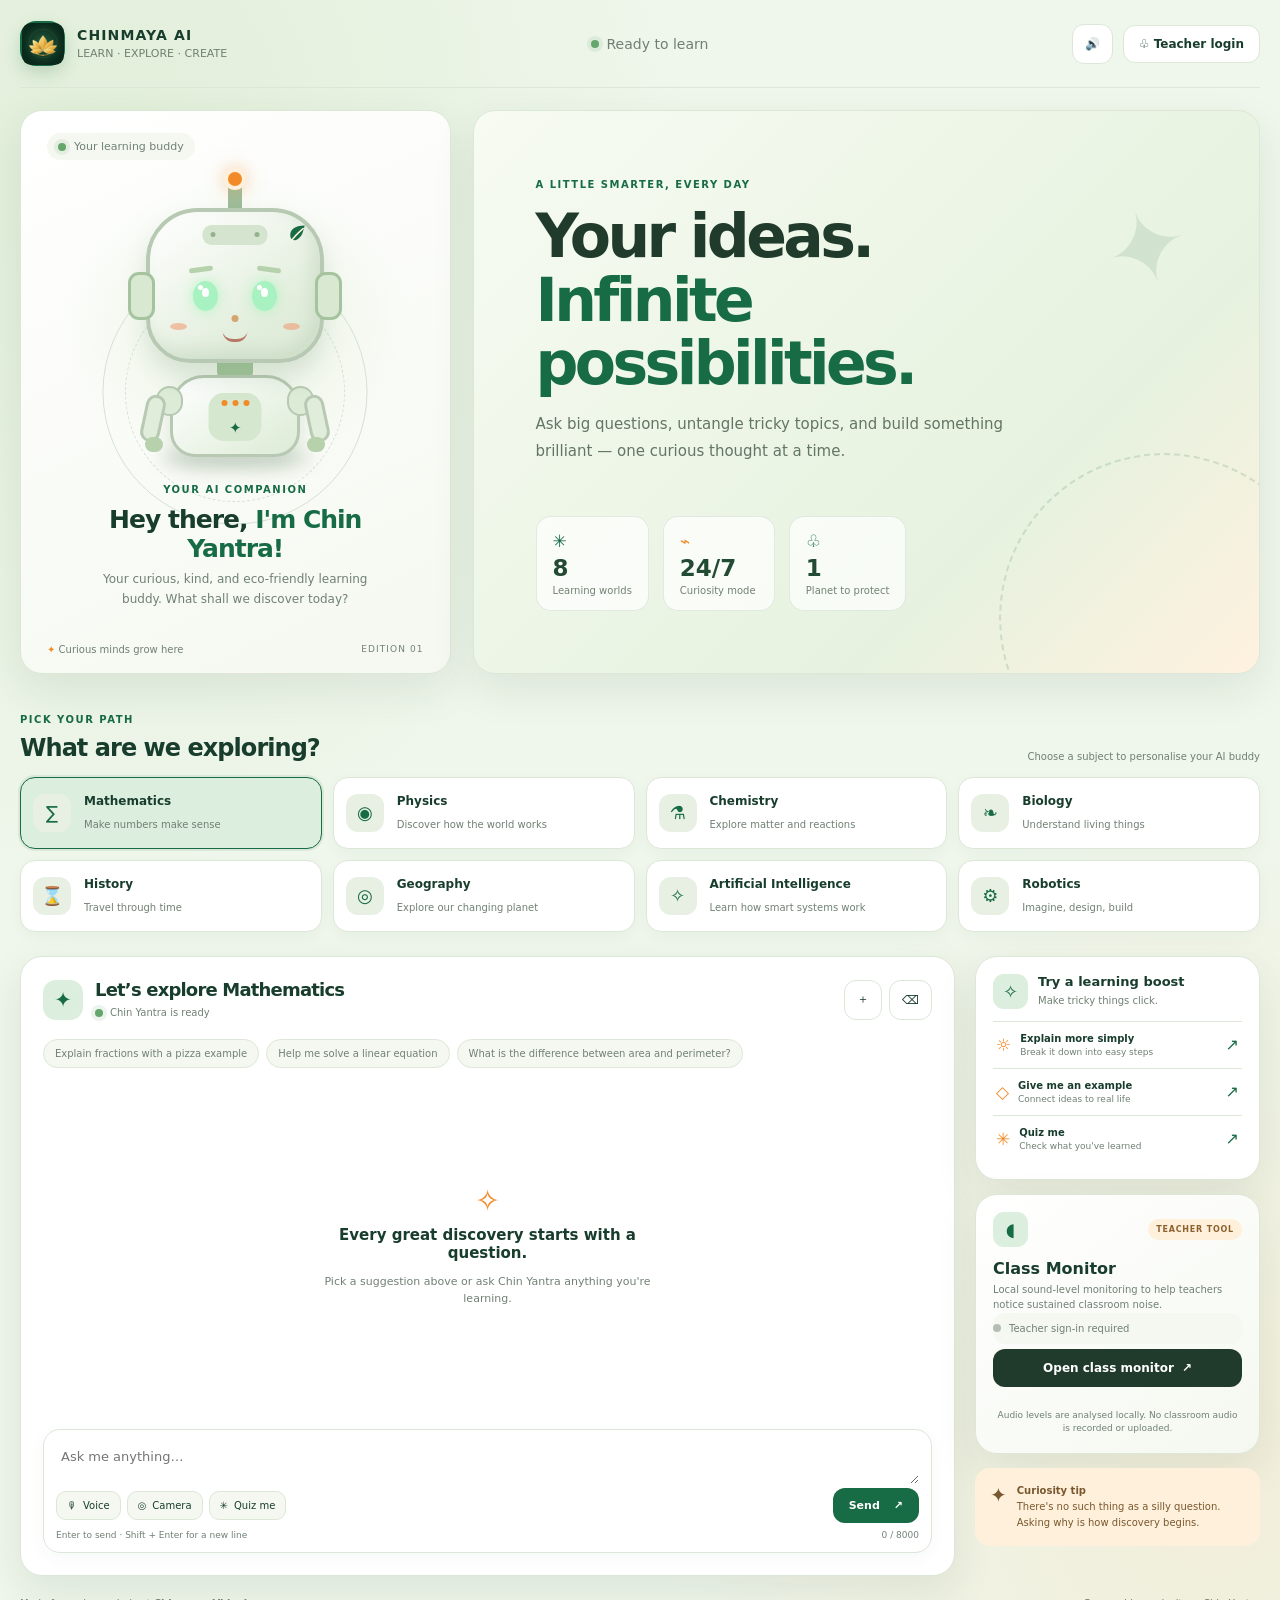
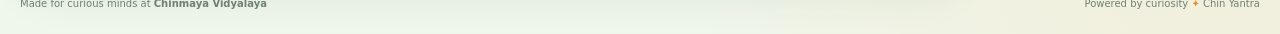
<file: index (3).html>
<!doctype html>
<html lang="en">
<head>
  <meta charset="utf-8"><meta name="viewport" content="width=device-width, initial-scale=1">
  <meta name="theme-color" content="#176b45"><meta name="description" content="Chinmaya AI — a friendly school learning companion">
  <title>CHINMAYA AI · Chin Yantra</title><link rel="icon" type="image/svg+xml" href="logo.svg">
  <link rel="manifest" href="manifest.json">
  <meta name="apple-mobile-web-app-capable" content="yes">
  <meta name="apple-mobile-web-app-title" content="Chin Yantra">
  <style>

:root {
  color-scheme: light;
  --page: #eff6eb;
  --surface: #ffffff;
  --surface-2: #f5f8f0;
  --surface-3: #e8f0e3;
  --text: #203b2c;
  --muted: #708074;
  --line: #dce7d8;
  --green: #34764b;
  --green-dark: #235c39;
  --green-light: #dceedd;
  --orange: #ef9b45;
  --orange-light: #fff0db;
  --shadow: 0 16px 44px rgba(35, 72, 44, .09);
  --radius: 22px;
}

* { box-sizing: border-box; }

/* Keep dialogs and overlays closed until their JavaScript explicitly opens them. */
.hidden { display: none !important; }

[hidden] { display: none !important; }

html { min-height: 100%; scroll-behavior: smooth; }

body {
  margin: 0;
  background:
    radial-gradient(ellipse at 8% 10%, rgba(189, 220, 170, .28), transparent 35%),
    radial-gradient(ellipse at 95% 90%, rgba(255, 202, 139, .18), transparent 32%),
    var(--page);
  color: var(--text);
  font-family: Inter, ui-sans-serif, system-ui, -apple-system, BlinkMacSystemFont, "Segoe UI", sans-serif;
  transition: background .3s ease, color .3s ease;
}

button, input, textarea, select { font: inherit; }
button { cursor: pointer; }
button:disabled { cursor: not-allowed; opacity: .48; }
button:focus-visible, input:focus-visible, textarea:focus-visible, select:focus-visible {
  outline: 3px solid rgba(239, 155, 69, .65);
  outline-offset: 3px;
}

.app-shell { max-width: 1680px; min-height: 100vh; margin: 0 auto; padding: 0 28px; }

.topbar {
  min-height: 86px;
  display: flex;
  align-items: center;
  justify-content: space-between;
  gap: 18px;
  border-bottom: 1px solid var(--line);
}

.brand { display: flex; align-items: center; gap: 12px; text-decoration: none; color: inherit; }
.brand-mark {
  display: grid; place-items: center; width: 45px; height: 45px;
  border-radius: 16px; background: var(--green); color: #fff; font-size: 25px;
  box-shadow: 0 7px 16px rgba(52, 118, 75, .22);
}
.brand strong { display: block; letter-spacing: .08em; font-size: 14px; }
.brand small { display: block; color: var(--muted); margin-top: 4px; font-size: 11px; }
.topbar-actions { display: flex; align-items: center; gap: 10px; }

.connection-status, .live-pill, .robot-status {
  display: inline-flex; align-items: center; gap: 7px; color: var(--muted); font-size: 12px;
}
.status-dot, .live-pill > span {
  width: 8px; height: 8px; border-radius: 50%; background: #65a66d; display: inline-block;
  box-shadow: 0 0 0 4px rgba(101, 166, 109, .12);
}
.icon-button, .subtle-button, .secondary-button, .round-tool {
  border: 1px solid var(--line); color: var(--text); background: var(--surface);
  border-radius: 12px; transition: transform .18s ease, background .18s ease, border-color .18s ease;
}
.icon-button { min-height: 40px; padding: 9px 12px; display: inline-flex; align-items: center; gap: 8px; font-size: 12px; }
.icon-button:hover, .subtle-button:hover, .secondary-button:hover, .round-tool:hover { transform: translateY(-1px); border-color: var(--green); }
.theme-toggle { color: var(--green); }

.workspace {
  display: grid; grid-template-columns: minmax(290px, 365px) minmax(0, 1fr);
  gap: 24px; padding: 24px 0; align-items: stretch;
}
.companion-panel, .chat-panel {
  min-width: 0; background: var(--surface); border: 1px solid var(--line);
  border-radius: var(--radius); box-shadow: var(--shadow);
}
.companion-panel {
  padding: 22px; display: flex; flex-direction: column; position: relative; overflow: hidden;
  background: linear-gradient(165deg, var(--surface) 35%, var(--surface-2));
}
.companion-heading, .section-heading { display: flex; justify-content: space-between; align-items: center; gap: 10px; }
.eyebrow { color: var(--green); font-size: 10px; font-weight: 800; letter-spacing: .15em; }
.live-pill { background: var(--surface-2); padding: 7px 10px; border-radius: 99px; font-size: 10px; }
.live-pill > span { width: 6px; height: 6px; }

.robot-stage {
  min-height: 310px; display: grid; place-items: center; position: relative;
  isolation: isolate; margin: 10px -10px 0;
  background: radial-gradient(ellipse, rgba(189, 220, 170, .3), transparent 68%);
}
.orbit { position: absolute; border: 1px solid rgba(80, 137, 91, .18); border-radius: 50%; z-index: -1; }
.orbit-one { width: 260px; height: 260px; }
.orbit-two { width: 215px; height: 215px; border-style: dashed; animation: orbit-spin 42s linear infinite; }
.float-leaf { position: absolute; color: var(--orange); animation: float-gentle 4s ease-in-out infinite; }
.leaf-one { top: 52px; left: 17%; font-size: 24px; }
.leaf-two { right: 15%; top: 93px; color: var(--green); font-size: 24px; animation-delay: -1.4s; }
.leaf-three { right: 20%; bottom: 46px; font-size: 20px; animation-delay: -2.3s; }

.robot { width: 186px; height: 258px; position: relative; transform-origin: 50% 85%; animation: robot-breathe 4s ease-in-out infinite; }
.robot-head {
  position: absolute; z-index: 3; left: 16px; top: 37px; width: 154px; height: 133px;
  border: 3px solid #b7c9b2; border-radius: 48px 48px 42px 42px;
  background: linear-gradient(145deg, #ffffff, #e1eddb 72%);
  box-shadow: inset -8px -9px 16px rgba(71, 121, 73, .12), 0 14px 23px rgba(44, 91, 53, .12);
}
.robot-antenna { position: absolute; z-index: 1; top: 11px; left: 86px; width: 14px; height: 33px; border-radius: 10px; background: #9ebd9a; }
.robot-antenna span {
  position: absolute; top: -10px; left: -4px; width: 22px; height: 22px; border-radius: 50%;
  background: var(--orange); border: 4px solid #fff0db; box-shadow: 0 0 18px rgba(239, 155, 69, .5);
  animation: antenna-glow 2.5s ease-in-out infinite;
}
.robot-ear { position: absolute; top: 87px; width: 22px; height: 43px; border: 3px solid #a5c39f; background: #d8e8d1; border-radius: 10px; z-index: 2; }
.ear-left { left: 3px; } .ear-right { right: 3px; }
.robot-forehead { height: 31px; display: grid; place-items: center; }
.forehead-symbol { color: #d88b35; font-size: 17px; }
.robot-face {
  position: relative; margin: 0 12px; height: 78px; border-radius: 27px;
  background: linear-gradient(145deg, #244a39, #173629);
  box-shadow: inset 0 3px 8px rgba(0, 0, 0, .23);
  display: flex; justify-content: center; align-items: center; gap: 25px;
}
.eye { position: relative; width: 20px; height: 25px; background: #a8f1c0; border-radius: 50%; box-shadow: 0 0 13px rgba(129, 247, 163, .55); overflow: hidden; transition: height .12s ease; }
.eye span { position: absolute; width: 6px; height: 8px; left: 7px; top: 5px; border-radius: 50%; background: #fff; }
.cheek { position: absolute; top: 49px; width: 15px; height: 5px; border-radius: 50%; background: rgba(240, 150, 110, .58); }
.cheek-left { left: 8px; } .cheek-right { right: 8px; }
.robot-mouth { position: absolute; left: 50%; bottom: 9px; transform: translateX(-50%); width: 21px; height: 7px; border-bottom: 3px solid #f6c89c; border-radius: 0 0 20px 20px; transition: all .2s ease; }
.robot-chin { height: 13px; margin: 0 47px; border-radius: 0 0 12px 12px; background: #b5d0ad; }
.face-shine { position: absolute; top: 5px; left: 8px; width: 26px; height: 3px; border-radius: 5px; background: rgba(255,255,255,.2); }
.robot-neck { position: absolute; left: 76px; top: 164px; height: 20px; width: 34px; background: #a6c79e; border-radius: 0 0 9px 9px; }
.robot-body {
  position: absolute; top: 178px; left: 37px; width: 112px; height: 74px; border-radius: 32px 32px 24px 24px;
  border: 3px solid #b7c9b2; background: linear-gradient(145deg, #fff, #dcebd5);
  box-shadow: 0 12px 20px rgba(44, 91, 53, .11); display: flex; align-items: center; flex-direction: column;
}
.body-symbol { margin-top: 8px; color: var(--green); font-size: 24px; line-height: 26px; }
.body-light { width: 20px; height: 5px; border-radius: 5px; background: var(--orange); margin-top: 2px; }
.body-panel { width: 38px; height: 3px; background: #b2cbaa; border-radius: 4px; margin-top: 6px; }
.robot-arm { position: absolute; top: 188px; width: 21px; height: 49px; border: 3px solid #b7c9b2; background: #e1eddb; border-radius: 12px; transform-origin: top center; }
.arm-left { left: 20px; transform: rotate(12deg); }
.arm-right { right: 20px; transform: rotate(-12deg); }
.robot-shadow { position: absolute; bottom: -7px; left: 30px; width: 126px; height: 16px; background: rgba(51, 89, 52, .12); filter: blur(7px); border-radius: 50%; }

.robot.blink .eye { height: 3px; margin-top: 11px; border-radius: 50%; }
.robot.yawning .robot-mouth { width: 17px; height: 20px; bottom: 4px; border: 2px solid #f6c89c; border-radius: 50%; background: #c87564; }
.robot.talking .robot-mouth { height: 12px; width: 23px; border: 2px solid #f6c89c; background: #c87564; }
.robot.thinking { animation: robot-think 1.2s ease-in-out infinite; }
.robot.happy .robot-mouth { width: 28px; height: 12px; border-bottom-width: 4px; }
.robot.alert .robot-antenna span { background: #f04f4f; }
.companion-info { text-align: center; }
.robot-status { font-size: 11px; }
.companion-info h1 { margin: 9px 0 6px; font-size: 25px; letter-spacing: -.04em; }
.companion-info p { max-width: 255px; margin: 0 auto; color: var(--muted); line-height: 1.6; font-size: 13px; }

.companion-tools { display: grid; grid-template-columns: 1fr; gap: 8px; margin-top: 23px; }
.tool-button {
  display: flex; gap: 12px; align-items: center; padding: 11px 12px; text-align: left;
  border: 1px solid var(--line); background: var(--surface); border-radius: 14px; color: var(--text);
  transition: background .2s ease, transform .2s ease;
}
.tool-button:hover { background: var(--surface-2); transform: translateX(2px); }
.tool-icon { display: grid; place-items: center; width: 36px; height: 36px; flex-shrink: 0; border-radius: 12px; color: var(--green); background: var(--green-light); font-size: 17px; }
.tool-button strong, .tool-button small { display: block; }
.tool-button strong { font-size: 12px; }
.tool-button small { color: var(--muted); font-size: 10px; margin-top: 3px; }
.nature-note { display: flex; gap: 10px; align-items: flex-start; margin-top: 18px; padding: 13px; border-radius: 14px; background: var(--orange-light); color: #7d5b32; }
.nature-note > span { font-size: 18px; }
.nature-note p { margin: 0; font-size: 11px; line-height: 1.55; }
.teacher-entry { display: flex; justify-content: space-between; align-items: center; gap: 8px; margin-top: auto; padding-top: 19px; font-size: 10px; color: var(--muted); }
.teacher-entry button, .logout-button { border: 0; background: transparent; color: var(--green); font-size: 11px; font-weight: 700; padding: 7px; }

.chat-panel { display: flex; flex-direction: column; padding: 26px; min-height: 720px; }
.chat-header { display: flex; align-items: flex-start; justify-content: space-between; gap: 16px; }
.chat-header h2 { font-size: clamp(22px, 2.3vw, 30px); letter-spacing: -.045em; margin: 7px 0 5px; }
.chat-header p { color: var(--muted); margin: 0; font-size: 12px; line-height: 1.6; }
.subtle-button { padding: 10px 13px; white-space: nowrap; font-size: 11px; }

.subject-section { margin-top: 24px; padding-bottom: 20px; border-bottom: 1px solid var(--line); }
.section-heading h3 { margin: 0; font-size: 12px; }
.section-heading > span { color: var(--muted); font-size: 10px; }
.subject-grid { display: grid; grid-template-columns: repeat(4, minmax(0, 1fr)); gap: 8px; margin-top: 12px; }
.subject-button {
  display: flex; align-items: center; gap: 8px; min-width: 0; padding: 10px 8px;
  border: 1px solid var(--line); border-radius: 12px; background: var(--surface-2);
  color: var(--text); font-size: 10px; font-weight: 650; text-align: left;
  transition: transform .18s ease, box-shadow .18s ease, border-color .18s ease;
}
.subject-button:hover { transform: translateY(-2px); }
.subject-button.selected { border-color: var(--subject-colour); box-shadow: 0 0 0 2px color-mix(in srgb, var(--subject-colour) 18%, transparent); background: var(--subject-bg); }
.subject-icon { display: grid; place-items: center; flex-shrink: 0; width: 27px; height: 27px; border-radius: 9px; background: var(--subject-bg); color: var(--subject-colour); font-size: 14px; }
.subject-button span:last-child { overflow-wrap: anywhere; }

.chat-messages { display: flex; flex-direction: column; gap: 20px; padding: 22px 3px 14px; flex: 1; }
.message { display: flex; align-items: flex-start; gap: 10px; max-width: 100%; animation: message-in .3s ease both; }
.message.user-message { justify-content: flex-end; }
.message-avatar { display: grid; place-items: center; flex-shrink: 0; width: 32px; height: 32px; border-radius: 12px; background: var(--green-light); color: var(--green); font-size: 17px; }
.user-message .message-avatar { display: none; }
.message-content { max-width: min(88%, 730px); min-width: 0; }
.user-message .message-content { display: flex; flex-direction: column; align-items: flex-end; }
.message-meta { color: var(--muted); font-size: 10px; margin: 0 0 7px 3px; }
.message-meta span { opacity: .75; }
.message-bubble { padding: 13px 15px; border-radius: 5px 17px 17px 17px; background: var(--surface-2); border: 1px solid var(--line); font-size: 12px; line-height: 1.8; overflow-wrap: anywhere; }
.message-bubble p { margin: 0 0 9px; white-space: pre-wrap; }
.message-bubble p:last-child { margin-bottom: 0; }
.message-bubble ul, .message-bubble ol { padding-left: 20px; }
.user-message .message-bubble { border: 0; background: var(--green); color: #fff; border-radius: 17px 5px 17px 17px; }
.message-actions { display: flex; gap: 7px; margin: 7px 0 0 3px; }
.message-actions button { border: 0; padding: 4px 7px; background: transparent; color: var(--green); font-size: 10px; }
.user-message .message-meta { text-align: right; margin-right: 3px; }
.typing-bubble { display: flex; gap: 5px; align-items: center; min-height: 40px; }
.thinking-dots { display: inline-flex; align-items: center; gap: 4px; }
.thinking-dots i { display: block; width: 5px; height: 5px; border-radius: 50%; background: var(--green); animation: dot-bounce .8s infinite alternate; }
.thinking-dots i:nth-child(2) { animation-delay: .18s; }
.thinking-dots i:nth-child(3) { animation-delay: .36s; }
.thinking-bar { color: var(--muted); font-size: 11px; display: flex; align-items: center; gap: 9px; padding: 8px 0; }
.quick-prompts { display: flex; flex-wrap: wrap; gap: 7px; margin: 5px 0 14px; }
.quick-prompt { border: 1px solid var(--line); background: var(--surface); color: var(--muted); border-radius: 99px; padding: 8px 11px; font-size: 10px; transition: .18s ease; }
.quick-prompt:hover { border-color: var(--orange); color: var(--text); background: var(--orange-light); }

.composer { border: 1px solid var(--line); border-radius: 18px; background: var(--surface); padding: 12px; box-shadow: 0 5px 18px rgba(35, 72, 44, .04); }
.composer textarea { width: 100%; min-height: 35px; max-height: 140px; resize: vertical; border: 0; outline: 0; color: var(--text); background: transparent; padding: 5px 4px 10px; font-size: 13px; line-height: 1.5; }
.composer textarea::placeholder { color: var(--muted); opacity: .8; }
.composer-bottom { display: flex; align-items: center; justify-content: space-between; gap: 10px; }
.composer-tools { display: flex; align-items: center; gap: 6px; }
.round-tool { width: 34px; height: 34px; font-size: 14px; display: grid; place-items: center; }
.mic-button.listening { color: #fff; background: #d84848; border-color: #d84848; animation: mic-pulse 1s infinite; }
.voice-state { font-size: 10px; color: var(--muted); margin-left: 4px; }
.send-button, .primary-button {
  border: 0; background: var(--green); color: #fff; border-radius: 12px;
  padding: 11px 16px; font-size: 11px; font-weight: 750; display: inline-flex; align-items: center; gap: 14px;
  transition: transform .18s ease, background .18s ease;
}
.send-button:hover, .primary-button:hover { background: var(--green-dark); transform: translateY(-1px); }
.send-button:disabled { opacity: .55; }
.privacy-note { text-align: center; color: var(--muted); font-size: 9px; line-height: 1.5; margin: 12px 0 0; }
.app-footer { display: flex; justify-content: space-between; gap: 15px; padding: 8px 0 20px; color: var(--muted); font-size: 10px; }
.app-footer span:first-child { font-weight: 800; letter-spacing: .1em; color: var(--green); }
.sr-only { position: absolute; width: 1px; height: 1px; padding: 0; margin: -1px; overflow: hidden; clip: rect(0,0,0,0); white-space: nowrap; border: 0; }

/* Modals */
.modal-backdrop {
  position: fixed; inset: 0; z-index: 1000; display: grid; place-items: center;
  padding: 18px; background: rgba(15, 31, 21, .53); backdrop-filter: blur(8px);
  animation: fade-in .18s ease both;
}
.modal {
  width: min(100%, 560px); max-height: min(90vh, 900px); overflow-y: auto;
  background: var(--surface); color: var(--text); border: 1px solid var(--line);
  border-radius: 22px; padding: 23px; box-shadow: 0 25px 80px rgba(0, 0, 0, .2);
  animation: modal-in .24s ease both;
}
.settings-modal { width: min(100%, 610px); }
.monitor-modal { width: min(100%, 650px); }
.modal-header { display: flex; justify-content: space-between; align-items: flex-start; gap: 14px; margin-bottom: 17px; }
.modal-header h2 { font-size: 24px; letter-spacing: -.04em; margin: 5px 0 0; }
.modal-close { border: 0; border-radius: 10px; background: var(--surface-2); color: var(--text); width: 36px; height: 36px; font-size: 25px; line-height: 1; }
.modal-description { color: var(--muted); font-size: 12px; line-height: 1.7; }
.settings-content { display: grid; gap: 21px; }
.settings-group { display: grid; gap: 12px; }
.settings-group h3, .monitor-camera-section h3 { margin: 0; font-size: 13px; }
.setting-row { display: flex; align-items: center; justify-content: space-between; gap: 14px; }
.setting-row strong, .setting-row small { display: block; }
.setting-row strong { font-size: 12px; }
.setting-row small { color: var(--muted); font-size: 10px; line-height: 1.5; margin-top: 4px; }
.switch-button { display: inline-flex; align-items: center; gap: 7px; border: 1px solid var(--line); background: var(--surface-2); color: var(--text); border-radius: 99px; padding: 5px 9px 5px 5px; font-size: 10px; }
.switch-button > span { width: 22px; height: 22px; border-radius: 50%; background: #aab8aa; transition: .2s; }
.switch-button.active > span { background: var(--green); box-shadow: inset 0 0 0 5px var(--green); border: 5px solid #c6e5c8; }
.field-label { display: block; color: var(--muted); font-size: 11px; margin: 5px 0 -5px; }
.settings-input { width: 100%; min-height: 42px; border: 1px solid var(--line); background: var(--surface-2); color: var(--text); border-radius: 11px; padding: 10px 12px; font-size: 12px; }
textarea.settings-input { resize: vertical; }
.range-row { display: grid; gap: 8px; }
.range-row label, .threshold-row label { display: flex; justify-content: space-between; color: var(--muted); font-size: 11px; }
.range-row label span, .threshold-row strong { color: var(--green); }
input[type="range"] { width: 100%; accent-color: var(--green); }
.settings-footnote { color: var(--muted); font-size: 10px; line-height: 1.7; margin: 7px 0 0; }
.primary-button { justify-content: center; min-height: 42px; }
.secondary-button { min-height: 38px; padding: 9px 12px; font-size: 11px; }
.modal-actions { display: flex; flex-wrap: wrap; gap: 8px; margin: 13px 0; }
.camera-preview, .monitor-camera-preview { display: grid; place-items: center; overflow: hidden; border-radius: 15px; background: #172a20; min-height: 210px; }
.camera-preview video { display: block; width: 100%; max-height: 340px; object-fit: contain; }
.camera-placeholder { min-height: 200px; width: 100%; display: flex; flex-direction: column; align-items: center; justify-content: center; gap: 9px; color: #c4d9c7; text-align: center; padding: 20px; }
.camera-placeholder span { font-size: 34px; }
.camera-placeholder p { margin: 0; font-size: 11px; }
.captured-image { display: block; max-height: 230px; max-width: 100%; margin: 12px auto; border-radius: 12px; }
.question-input { margin: 12px 0; }
.status-message { color: var(--muted); font-size: 10px; line-height: 1.5; }
.password-row { display: flex; gap: 8px; }
.password-row .settings-input { flex: 1; min-width: 0; }
.error-message { color: #d64545; font-size: 11px; min-height: 16px; }
.monitor-status { display: flex; align-items: center; gap: 9px; padding: 12px; border-radius: 12px; background: var(--surface-2); font-size: 12px; }
.monitor-status.running .status-dot { background: #4db76c; box-shadow: 0 0 0 5px rgba(77,183,108,.16); }
.noise-reading { margin: 18px 0; padding: 19px; border: 1px solid var(--line); border-radius: 16px; background: var(--surface-2); }
.noise-number { display: flex; align-items: baseline; gap: 10px; margin: 7px 0 13px; }
.noise-number strong { font-size: 42px; letter-spacing: -.06em; }
.noise-number span { color: var(--muted); font-size: 11px; }
.sound-meter { height: 13px; overflow: hidden; border-radius: 99px; background: var(--surface-3); }
.sound-meter > div { width: 0; height: 100%; border-radius: inherit; background: linear-gradient(90deg, #4c9e64, #f3b54f, #e44e4e); transition: width .1s linear; }
.meter-scale { display: flex; justify-content: space-between; gap: 5px; color: var(--muted); font-size: 9px; margin-top: 7px; }
.threshold-row { display: grid; gap: 8px; }
.notice-card { padding: 15px; border-radius: 12px; background: var(--orange-light); color: #78522c; font-size: 12px; }
.monitor-camera-section { margin-top: 24px; border-top: 1px solid var(--line); padding-top: 20px; }
.monitor-camera-preview { min-height: 155px; }
.monitor-camera-preview video { display: block; width: 100%; max-height: 270px; object-fit: contain; }
.logout-button { margin-top: 16px; color: #c44d4d; }

/* Full-screen alarm */
.alarm-overlay {
  position: fixed; z-index: 3000; inset: 0; display: grid; place-items: center; overflow-y: auto;
  padding: 22px; color: white; background: #a91020;
  animation: alarm-flash .85s infinite alternate;
}
.alarm-card { width: min(100%, 600px); text-align: center; padding: 25px; border: 1px solid rgba(255,255,255,.4); border-radius: 25px; background: rgba(64, 0, 7, .22); box-shadow: 0 20px 90px rgba(0,0,0,.18); }
.alarm-symbol { width: 74px; height: 74px; display: grid; place-items: center; border: 4px solid #fff; border-radius: 50%; margin: 0 auto 16px; font-size: 49px; font-weight: 900; animation: alarm-symbol-pulse .6s infinite alternate; }
.alarm-kicker { font-size: 11px; letter-spacing: .22em; font-weight: 900; }
.alarm-card h2 { margin: 11px 0; font-size: clamp(26px, 5vw, 44px); letter-spacing: -.04em; }
.alarm-card p { font-size: 13px; line-height: 1.7; }
.alarm-level { display: flex; justify-content: center; align-items: baseline; gap: 11px; margin: 20px 0; }
.alarm-level strong { font-size: 48px; }
.alarm-level span, .alarm-card small { font-size: 11px; opacity: .86; }
.alarm-voice-note { padding: 13px; border-radius: 12px; background: rgba(0,0,0,.16); }
.alarm-actions { display: flex; justify-content: center; flex-wrap: wrap; gap: 9px; margin: 20px 0; }
.alarm-actions button { border: 1px solid rgba(255,255,255,.8); border-radius: 11px; padding: 12px 15px; background: white; color: #9c1120; font-weight: 800; font-size: 11px; }
.alarm-actions button:last-child { color: white; background: transparent; }
.toast { position: fixed; bottom: 22px; left: 50%; z-index: 4000; transform: translate(-50%, 20px); max-width: min(90vw, 500px); background: #203b2c; color: white; padding: 12px 16px; border-radius: 12px; font-size: 12px; opacity: 0; pointer-events: none; transition: .2s ease; box-shadow: var(--shadow); }
.toast.visible { opacity: 1; transform: translate(-50%, 0); }

/* Dark theme */
body.dark {
  color-scheme: dark;
  --page: #101a15;
  --surface: #19271f;
  --surface-2: #203128;
  --surface-3: #2a3c30;
  --text: #e6f0e5;
  --muted: #a4b5a5;
  --line: #304437;
  --green: #82c795;
  --green-dark: #5ca978;
  --green-light: #2d4935;
  --orange-light: #4b3925;
  --shadow: 0 16px 44px rgba(0, 0, 0, .18);
  background:
    radial-gradient(ellipse at 8% 10%, rgba(52, 118, 75, .17), transparent 35%),
    radial-gradient(ellipse at 95% 90%, rgba(239, 155, 69, .08), transparent 32%),
    var(--page);
}
body.dark .robot-head { background: linear-gradient(145deg, #e5f0df, #b7cfb0); }
body.dark .robot-face { background: linear-gradient(145deg, #142d21, #0e2017); }
body.dark .robot-body { background: linear-gradient(145deg, #dcebd5, #a9c99e); }
body.dark .robot-ear, body.dark .robot-neck, body.dark .robot-arm { background: #b7d1ad; }
body.dark .nature-note { color: #f2c995; }
body.dark .message-bubble { background: var(--surface-2); }
body.dark .user-message .message-bubble { background: #397b50; color: #fff; }
body.dark .switch-button.active > span { background: #82c795; border-color: #2d4935; }
body.dark .theme-toggle { color: #f5c37f; }
body.dark .subject-button.selected { background: var(--subject-bg); }

/* Animations */
@keyframes robot-breathe { 0%,100% { transform: translateY(0) rotate(0); } 50% { transform: translateY(-4px) rotate(.6deg); } }
@keyframes orbit-spin { to { transform: rotate(360deg); } }
@keyframes float-gentle { 0%,100% { transform: translateY(0) rotate(0); } 50% { transform: translateY(-10px) rotate(8deg); } }
@keyframes antenna-glow { 0%,100% { box-shadow: 0 0 10px rgba(239,155,69,.35); } 50% { box-shadow: 0 0 21px rgba(239,155,69,.7); } }
@keyframes robot-think { 0%,100% { transform: rotate(0); } 50% { transform: rotate(-2deg) translateY(-2px); } }
@keyframes dot-bounce { to { transform: translateY(-4px); opacity: .45; } }
@keyframes message-in { from { opacity: 0; transform: translateY(6px); } to { opacity: 1; transform: translateY(0); } }
@keyframes mic-pulse { 50% { box-shadow: 0 0 0 6px rgba(216,72,72,.18); } }
@keyframes fade-in { from { opacity: 0; } to { opacity: 1; } }
@keyframes modal-in { from { opacity: 0; transform: translateY(9px) scale(.99); } to { opacity: 1; transform: translateY(0) scale(1); } }
@keyframes alarm-flash { from { background-color: #8f0c19; } to { background-color: #df1e31; } }
@keyframes alarm-symbol-pulse { to { transform: scale(1.08); box-shadow: 0 0 25px rgba(255,255,255,.2); } }

body.reduce-motion *, body.reduce-motion *::before, body.reduce-motion *::after {
  animation-duration: .01ms !important; animation-iteration-count: 1 !important;
  scroll-behavior: auto !important; transition-duration: .01ms !important;
}

@media (prefers-reduced-motion: reduce) {
  body:not(.allow-motion) *, body:not(.allow-motion) *::before, body:not(.allow-motion) *::after {
    animation-duration: .01ms; animation-iteration-count: 1; scroll-behavior: auto;
  }
}

@media (min-width: 1250px) {
  .workspace { grid-template-columns: minmax(310px, 365px) minmax(0, 1fr); }
  .companion-tools { grid-template-columns: 1fr; }
}
@media (max-width: 1050px) {
  .app-shell { padding: 0 16px; }
  .workspace { grid-template-columns: minmax(250px, 300px) minmax(0, 1fr); gap: 14px; }
  .companion-panel { padding: 16px; }
  .chat-panel { padding: 20px; }
  .robot-stage { min-height: 275px; }
  .subject-grid { grid-template-columns: repeat(2, minmax(0, 1fr)); }
}
@media (max-width: 720px) {
  .app-shell { padding: 0 10px; }
  .topbar { min-height: 72px; }
  .brand-mark { width: 38px; height: 38px; border-radius: 13px; }
  .brand strong { font-size: 12px; }
  .brand small { font-size: 10px; }
  .topbar-actions { gap: 6px; }
  .connection-status { display: none; }
  .icon-button { padding: 8px 9px; }
  .desktop-label, #themeLabel { display: none; }
  .workspace { grid-template-columns: minmax(0, 1fr); padding-top: 12px; }
  .companion-panel { padding: 14px 16px; }
  .robot-stage { min-height: 235px; margin-top: 0; }
  .orbit-one { width: 220px; height: 220px; }
  .orbit-two { width: 185px; height: 185px; }
  .robot { transform: scale(.84); margin: -12px 0; }
  .companion-info h1 { font-size: 22px; }
  .companion-tools { grid-template-columns: repeat(3, minmax(0, 1fr)); gap: 6px; margin-top: 15px; }
  .tool-button { flex-direction: column; text-align: center; gap: 6px; padding: 9px 5px; }
  .tool-button small { display: none; }
  .tool-icon { width: 31px; height: 31px; }
  .nature-note { margin-top: 12px; }
  .teacher-entry { padding-top: 10px; }
  .chat-panel { min-height: 640px; padding: 16px 12px; }
  .chat-header h2 { font-size: 23px; }
  .chat-header p { max-width: 300px; }
  .subtle-button { padding: 8px; font-size: 10px; }
  .subject-section { margin-top: 18px; }
  .subject-grid { grid-template-columns: repeat(2, minmax(0, 1fr)); }
  .message-content { max-width: 92%; }
  .message-bubble { font-size: 12px; }
  .app-footer { font-size: 9px; }
  .app-footer span:last-child { text-align: right; }
}
@media (max-width: 390px) {
  .chat-header { flex-direction: column; }
  .subject-button { font-size: 9px; }
  .voice-state { display: none; }
  .composer-tools { gap: 4px; }
  .send-button { padding: 10px; }
  .modal { padding: 17px; }
  .alarm-card { padding: 17px; }
}

  .brand-mark img{display:block;width:42px;height:42px;object-fit:contain}


/* === Layout repair for the current Chin Yantra page structure === */
.app-shell { width: min(100% - 40px, 1440px); max-width: 1440px; padding: 0; }
.topbar { min-height: 88px; }
.header-status { display:flex; align-items:center; gap:8px; color:var(--muted); font-size:14px; }
.header-actions { display:flex; align-items:center; gap:10px; }
.button { border:1px solid transparent; border-radius:12px; padding:11px 15px; font-size:12px; font-weight:700; display:inline-flex; align-items:center; justify-content:center; gap:8px; transition:.18s ease; }
.button:hover { transform:translateY(-1px); }
.button-primary { background:var(--green); color:white; }
.button-outline { border-color:var(--line); background:var(--surface); color:var(--text); }
.button-dark { background:#203b2c; color:#fff; }
main { padding: 22px 0 0; }
.hero-grid { display:grid; grid-template-columns:minmax(300px,.82fr) minmax(0,1.5fr); gap:22px; align-items:stretch; }
.panel, .robot-card, .welcome-panel { border:1px solid var(--line); border-radius:var(--radius); background:var(--surface); box-shadow:var(--shadow); }
.robot-card { min-height:510px; padding:22px 26px 18px; position:relative; overflow:hidden; display:flex; flex-direction:column; align-items:center; isolation:isolate; background:linear-gradient(155deg,var(--surface),var(--surface-2)); }
.robot-badge { align-self:flex-start; display:flex; align-items:center; gap:8px; padding:7px 11px; border-radius:99px; background:var(--surface-2); color:var(--muted); font-size:11px; z-index:2; }
.robot-stage { position:relative; isolation:isolate; width:min(100%,360px); height:300px; margin:8px auto 0; display:block; }
.robot-orbit { position:absolute; left:50%; top:50%; transform:translate(-50%,-50%); border:1px solid rgba(80,137,91,.22); border-radius:50%; pointer-events:none; z-index:-1; }
.robot-orbit.orbit-one { width:265px; height:265px; animation:none; }
.robot-orbit.orbit-two { width:220px; height:220px; border-style:dashed; animation:orbit-spin 42s linear infinite; }
.robot-shadow { position:absolute; left:50%; bottom:10px; transform:translateX(-50%); width:155px; height:18px; border-radius:50%; background:rgba(51,89,52,.16); filter:blur(8px); }
.robot-head { position:absolute; z-index:3; left:50%; top:40px; transform:translateX(-50%); width:178px; height:155px; border:4px solid #b7c9b2; border-radius:52px 52px 44px 44px; background:linear-gradient(145deg,#fff,#e1eddb 75%); box-shadow:inset -8px -9px 16px rgba(71,121,73,.12),0 14px 23px rgba(44,91,53,.13); }
.robot-antenna { position:absolute; z-index:2; top:10px; left:calc(50% - 7px); width:14px; height:38px; border-radius:10px; background:#9ebd9a; }
.robot-antenna span { position:absolute; top:-10px; left:-4px; width:22px; height:22px; border-radius:50%; background:var(--orange); border:4px solid #fff0db; animation:antenna-glow 2.5s ease-in-out infinite; }
.ear { position:absolute; top:60px; width:27px; height:48px; border:3px solid #a5c39f; background:#d8e8d1; border-radius:11px; z-index:-1; }
.ear-left { left:-22px; } .ear-right { right:-22px; }
.head-panel { position:absolute; top:13px; left:50%; transform:translateX(-50%); width:65px; height:20px; border-radius:9px; background:#d4e4ce; }
.head-screw { position:absolute; top:7px; width:5px; height:5px; border-radius:50%; background:#94b28d; }
.screw-left { left:8px; } .screw-right { right:8px; }
.brow { position:absolute; top:55px; width:24px; height:5px; border-radius:5px; background:#b7d2ad; }
.brow-left { left:39px; transform:rotate(-8deg); } .brow-right { right:39px; transform:rotate(8deg); }
.eye { position:absolute; top:69px; width:25px; height:30px; border-radius:50%; background:#a8f1c0; box-shadow:0 0 13px rgba(129,247,163,.55); overflow:hidden; }
.eye-left { left:43px; } .eye-right { right:43px; }
.eye .pupil { position:absolute; left:9px; top:7px; width:7px; height:9px; border-radius:50%; background:#fff; }
.eye-shine { position:absolute; left:5px; top:4px; width:5px; height:5px; border-radius:50%; background:#fff; }
.nose { position:absolute; top:103px; left:50%; transform:translateX(-50%); width:7px; height:7px; border-radius:50%; background:#d5a56f; }
.cheek { position:absolute; top:111px; width:17px; height:7px; border-radius:50%; background:rgba(240,150,110,.55); }
.cheek-left { left:20px; } .cheek-right { right:20px; }
.mouth { position:absolute; left:50%; bottom:17px; transform:translateX(-50%); width:25px; height:11px; border-bottom:3px solid #b97767; border-radius:0 0 20px 20px; }
.leaf-emblem { position:absolute; right:11px; top:10px; width:23px; height:23px; color:var(--green); }
.leaf-emblem svg { width:100%; height:100%; }
.robot-neck { position:absolute; left:50%; top:190px; transform:translateX(-50%); width:36px; height:24px; border-radius:0 0 10px 10px; background:#a6c79e; }
.robot-body { position:absolute; left:50%; top:207px; transform:translateX(-50%); width:130px; height:82px; border:3px solid #b7c9b2; border-radius:34px 34px 25px 25px; background:linear-gradient(145deg,#fff,#dcebd5); box-shadow:0 12px 20px rgba(44,91,53,.12); }
.body-shoulder { position:absolute; top:8px; width:27px; height:30px; border-radius:14px; background:#dcebd5; border:2px solid #b7c9b2; }
.shoulder-left { left:-17px; } .shoulder-right { right:-17px; }
.chest-panel { position:absolute; left:50%; top:15px; transform:translateX(-50%); width:53px; height:48px; border-radius:15px; background:#d5e7cf; display:flex; justify-content:center; align-items:flex-start; gap:5px; padding-top:7px; }
.chest-light { width:6px; height:6px; border-radius:50%; background:var(--orange); }
.chest-leaf { position:absolute; bottom:4px; color:var(--green); font-size:15px; }
.arm { position:absolute; top:17px; width:20px; height:48px; border:3px solid #b7c9b2; background:#e1eddb; border-radius:12px; transform-origin:top center; }
.arm-left { left:-25px; transform:rotate(12deg); } .arm-right { right:-25px; transform:rotate(-12deg); }
.hand { position:absolute; top:59px; width:18px; height:15px; border-radius:8px; background:#b7d1ad; }
.hand-left { left:-28px; } .hand-right { right:-28px; }
.robot-stage[data-expression="thinking"] .robot-head { transform:translateX(-50%) rotate(-3deg); }
.robot-stage[data-expression="happy"] .mouth { width:32px; height:15px; }
.robot-stage[data-expression="speaking"] .mouth { width:23px; height:17px; background:#c87564; border:2px solid #b97767; }
.robot-stage[data-expression="error"] .mouth { border-radius:0; transform:translateX(-50%) rotate(180deg); }
.robot-intro { text-align:center; max-width:310px; margin:0 auto; }
.robot-intro h1 { font-size:clamp(20px,2vw,25px); letter-spacing:-.04em; margin:8px 0 7px; }
.robot-intro h1 span { color:var(--green); }
.robot-intro p { margin:0 auto; max-width:290px; color:var(--muted); font-size:12px; line-height:1.65; }
.robot-footer { display:flex; justify-content:space-between; align-items:center; width:100%; margin-top:auto; padding-top:18px; color:var(--muted); font-size:10px; }
.mini-leaf,.footer-leaf { color:var(--orange); font-style:normal; }
.robot-version { letter-spacing:.12em; font-size:9px; }
.welcome-panel { position:relative; min-height:510px; padding:clamp(28px,5vw,62px); display:flex; flex-direction:column; justify-content:center; overflow:hidden; background:linear-gradient(135deg,#f7fbf2,#e6f2df 70%,#fff1df); }
.welcome-copy { position:relative; z-index:1; max-width:600px; }
.welcome-copy h2 { margin:13px 0 14px; font-size:clamp(34px,5vw,60px); line-height:1.06; letter-spacing:-.06em; color:#203b2c; }
.welcome-copy h2 span { color:var(--green); }
.welcome-copy p { max-width:470px; color:#637566; font-size:15px; line-height:1.8; }
.quick-stats { display:flex; gap:14px; margin-top:36px; position:relative; z-index:1; }
.quick-stats > div { min-width:112px; padding:14px 16px; border:1px solid rgba(65,111,69,.13); border-radius:15px; background:rgba(255,255,255,.7); display:grid; gap:4px; }
.quick-stats strong { color:#234b34; font-size:23px; } .quick-stats small { color:#728273; font-size:10px; }
.stat-icon { font-size:17px; } .green-icon { color:var(--green); } .orange-icon { color:var(--orange); }
.welcome-decoration { position:absolute; pointer-events:none; color:rgba(52,118,75,.13); }
.deco-leaf { right:9%; top:14%; font-size:100px; transform:rotate(-18deg); }
.deco-ring { right:-70px; bottom:-110px; width:330px; height:330px; border:2px dashed rgba(52,118,75,.17); border-radius:50%; }
.subjects-section { margin:34px 0 24px; }
.section-heading { display:flex; align-items:end; justify-content:space-between; gap:15px; }
.section-heading h2 { margin:7px 0 0; font-size:24px; letter-spacing:-.04em; }
.section-note { color:var(--muted); font-size:11px; }
.subject-grid { display:grid; grid-template-columns:repeat(4,minmax(0,1fr)); gap:11px; margin-top:15px; }
.subject-card { display:grid; grid-template-columns:40px 1fr; grid-template-rows:auto auto; align-items:center; column-gap:11px; min-height:72px; padding:12px; border:1px solid var(--line); border-radius:15px; background:var(--surface); color:var(--text); text-align:left; box-shadow:0 5px 15px rgba(35,72,44,.035); transition:.18s ease; }
.subject-card:hover { transform:translateY(-2px); border-color:var(--orange); }
.subject-card[aria-pressed="true"] { border-color:var(--green); background:var(--green-light); box-shadow:0 0 0 2px rgba(52,118,75,.1); }
.subject-card .subject-icon { grid-row:1 / 3; width:38px; height:38px; display:grid; place-items:center; border-radius:12px; background:var(--surface-3); color:var(--green); font-size:18px; }
.subject-card strong { font-size:12px; } .subject-card small { color:var(--muted); font-size:10px; line-height:1.35; }
.workspace-grid { display:grid; grid-template-columns:minmax(0,1fr) 285px; gap:20px; align-items:start; }
.chat-panel { min-height:620px; padding:22px; display:flex; flex-direction:column; }
.chat-header { display:flex; align-items:center; justify-content:space-between; gap:12px; }
.chat-heading { display:flex; align-items:center; gap:12px; }
.chat-avatar { width:40px; height:40px; border-radius:13px; display:grid; place-items:center; color:var(--green); background:var(--green-light); font-size:21px; }
.chat-heading h2 { margin:0 0 5px; font-size:18px; } .chat-heading p { margin:0; color:var(--muted); font-size:10px; display:flex; align-items:center; gap:7px; }
.chat-tools { display:flex; gap:7px; }
.suggestions { display:flex; flex-wrap:wrap; gap:7px; margin:18px 0 5px; }
.suggestion-chip { border:1px solid var(--line); background:var(--surface-2); color:var(--muted); border-radius:99px; padding:8px 11px; font-size:10px; text-align:left; }
.suggestion-chip:hover { border-color:var(--orange); color:var(--text); }
.messages { display:flex; flex-direction:column; gap:15px; flex:1; min-height:220px; max-height:460px; overflow:auto; padding:18px 3px; }
.empty-state { margin:auto; text-align:center; max-width:360px; color:var(--muted); padding:28px 10px; }
.empty-spark { color:var(--orange); font-size:30px; } .empty-state h3 { color:var(--text); font-size:15px; margin:8px 0; } .empty-state p { font-size:11px; line-height:1.6; }
.message-row { display:flex; align-items:flex-start; gap:10px; max-width:100%; animation:message-in .25s ease both; }
.message-row.user { justify-content:flex-end; } .message-row.user .message-avatar { display:none; }
.message-avatar { width:30px; height:30px; flex-shrink:0; border-radius:10px; display:grid; place-items:center; background:var(--green-light); color:var(--green); }
.message-content { max-width:min(88%,720px); min-width:0; } .message-bubble { padding:12px 14px; border-radius:5px 15px 15px 15px; background:var(--surface-2); border:1px solid var(--line); font-size:12px; line-height:1.7; overflow-wrap:anywhere; white-space:pre-wrap; }
.message-row.user .message-bubble { background:var(--green); color:#fff; border:0; border-radius:15px 5px 15px 15px; }
.message-meta { color:var(--muted); font-size:10px; margin:6px 3px 0; }
.message-actions { display:flex; gap:7px; margin:5px 0 0; } .message-action { border:0; background:transparent; color:var(--green); font-size:10px; padding:4px; }
.typing-indicator { display:flex; gap:5px; align-items:center; } .typing-indicator span { width:6px; height:6px; border-radius:50%; background:var(--green); animation:dot-bounce .7s infinite alternate; } .typing-indicator span:nth-child(2){animation-delay:.15s}.typing-indicator span:nth-child(3){animation-delay:.3s}
.chat-composer { border:1px solid var(--line); border-radius:17px; background:var(--surface); padding:12px; box-shadow:0 5px 18px rgba(35,72,44,.04); }
.chat-composer textarea { width:100%; min-height:42px; max-height:140px; resize:vertical; border:0; outline:0; color:var(--text); background:transparent; padding:5px; font-size:13px; line-height:1.5; }
.composer-actions { display:flex; align-items:center; justify-content:space-between; gap:10px; }
.composer-left { display:flex; flex-wrap:wrap; gap:6px; }
.tool-button { display:inline-flex; align-items:center; gap:6px; padding:8px 10px; border:1px solid var(--line); border-radius:10px; background:var(--surface-2); color:var(--text); font-size:10px; }
.tool-button:hover { border-color:var(--green); } .tool-button:disabled { opacity:.5; }
.composer-hint { display:flex; justify-content:space-between; gap:10px; color:var(--muted); font-size:9px; margin-top:7px; }
.side-column { display:grid; gap:14px; }
.side-card { padding:17px; } .side-card-title { display:flex; align-items:center; gap:10px; margin-bottom:12px; }
.side-icon,.monitor-symbol { width:35px; height:35px; border-radius:11px; display:grid; place-items:center; background:var(--green-light); color:var(--green); font-size:18px; }
.side-card h3 { margin:0 0 4px; font-size:13px; } .side-card p { margin:0; color:var(--muted); font-size:10px; line-height:1.55; }
.boost-action { display:flex; align-items:center; gap:9px; width:100%; padding:11px 3px; border:0; border-top:1px solid var(--line); background:transparent; color:var(--text); text-align:left; }
.boost-action > span:first-child { color:var(--orange); font-size:17px; } .boost-action strong,.boost-action small { display:block; } .boost-action strong { font-size:10px; } .boost-action small { color:var(--muted); font-size:9px; margin-top:3px; } .boost-action .arrow { margin-left:auto; color:var(--green); }
.monitor-card { background:linear-gradient(145deg,var(--surface),var(--surface-2)); } .monitor-top { display:flex; align-items:center; justify-content:space-between; margin-bottom:12px; } .teacher-chip { padding:6px 8px; border-radius:99px; background:var(--orange-light); color:#8b622f; font-size:8px; font-weight:800; letter-spacing:.1em; }
.monitor-card h3 { font-size:16px; } .monitor-status { display:flex; align-items:center; gap:8px; padding:10px 0; color:var(--muted); font-size:10px; } .muted-dot { background:#b4beb4; box-shadow:none; }
.monitor-card .button { width:100%; margin:5px 0 10px; } .privacy-note { display:block; color:var(--muted); font-size:9px; line-height:1.5; }
.tip-card { display:flex; gap:10px; padding:15px; border-radius:15px; background:var(--orange-light); color:#79582f; } .tip-card > span { font-size:20px; } .tip-card p { margin:0; font-size:10px; line-height:1.6; }
.footer { display:flex; justify-content:space-between; gap:15px; padding:22px 0 25px; color:var(--muted); font-size:10px; }
.video-wrap { position:relative; min-height:210px; display:grid; place-items:center; overflow:hidden; border-radius:15px; background:#172a20; margin:14px 0; }
.video-wrap video { display:block; width:100%; max-height:360px; object-fit:contain; }
.video-placeholder { position:absolute; inset:0; display:flex; flex-direction:column; align-items:center; justify-content:center; gap:8px; color:#d6e5d7; text-align:center; padding:20px; }
.video-placeholder span { font-size:32px; } .video-placeholder small { font-size:10px; }
.inline-status { color:var(--muted); font-size:10px; line-height:1.5; }
.alarm-overlay[hidden], .modal-backdrop[hidden] { display:none !important; }
@media(max-width:1050px) { .hero-grid { grid-template-columns:minmax(270px,.8fr) minmax(0,1.2fr); } .workspace-grid { grid-template-columns:minmax(0,1fr) 250px; } .quick-stats { gap:8px; } .quick-stats>div { min-width:0; padding:12px; } }
@media(max-width:760px) { .app-shell { width:calc(100% - 28px); } .hero-grid { grid-template-columns:1fr; } .robot-card { min-height:470px; } .welcome-panel { min-height:350px; padding:30px; } .workspace-grid { grid-template-columns:1fr; } .side-column { grid-template-columns:repeat(2,minmax(0,1fr)); } .subject-grid { grid-template-columns:repeat(2,minmax(0,1fr)); } .chat-panel { min-height:580px; } .header-status { display:none; } }
@media(max-width:480px) { .app-shell { width:calc(100% - 20px); } .topbar { min-height:72px; gap:8px; } .brand strong { font-size:11px; } .brand small { font-size:9px; } .brand-mark { width:39px; height:39px; } .header-actions { gap:6px; } .header-actions .button { padding:9px 10px; font-size:10px; } .robot-card { min-height:450px; padding:16px; } .welcome-panel { min-height:330px; padding:24px; } .welcome-copy h2 { font-size:36px; } .quick-stats { flex-wrap:wrap; margin-top:20px; } .quick-stats>div { flex:1; } .section-heading { align-items:flex-start; flex-direction:column; } .subject-grid { gap:8px; } .subject-card { padding:9px; grid-template-columns:32px 1fr; } .subject-card .subject-icon { width:31px; height:31px; } .side-column { grid-template-columns:1fr; } .chat-panel { padding:14px; } .chat-composer { padding:9px; } .composer-actions { align-items:flex-end; } .composer-left { gap:4px; } .tool-button { padding:7px; } .footer { flex-direction:column; } }

  </style>
  <script>
/* CHINMAYA AI / CHIN YANTRA — central configuration.
   Edit values here, save, and refresh. Browser-side API keys are visible to visitors.
*/
window.APP_CONFIG = {
  appName: "CHINMAYA AI",
  robotName: "Chin Yantra",
  apiKey: "PASTE YOUR API KEY HERE",
  // Verified in Google's official Gemini API docs at project creation time: Gemini 3.5 Flash-Lite.
  // Model availability can change; use an identifier enabled for your API key.
  model: "gemini-2.5-flash",
  apiBaseUrl: "https://generativelanguage.googleapis.com/v1beta/models/",
  language: "en-IN",
  greeting: "Your curious, kind, and eco-friendly learning buddy. What shall we discover today?",
  defaultSubject: "Mathematics",
  defaultExpression: "idle",
  reducedMotion: false,
  theme: {
    primary: "#176b45",
    primaryDark: "#104b34",
    secondary: "#f28a27",
    background: "#f6f5ed",
    accent: "#b8d96a",
    cream: "#fff9e9",
    text: "#183d2d"
  },
  voice: {
    enabled: true,
    voiceName: "",
    language: "en-IN",
    rate: 1.0,
    pitch: 1.08,
    volume: 0.9,
    speakByDefault: false,
    showSpeakButton: true,
    allowSpeechRecognition: true
  },
  teacherPassword: "1234", // DEMONSTRATION ONLY; never use as real authentication.
  monitor: {
    noiseSensitivity: 55,       // 1–100; higher values trigger at lower sound levels.
    soundLevelThreshold: 0.085, // RMS amplitude, 0–1; tune for the device/room.
    triggerDurationMs: 1800,    // sound must stay over threshold for this long
    repeatCount: 3,             // sustained loud frames required within the active window
    alertDurationMs: 5000,
    alarmCooldownMs: 12000,
    defaultAlarmEnabled: true,
    allowTeacherMute: true,
    sampleIntervalMs: 100
  },
  interface: {
    maxHistoryMessages: 24,
    maxOutputTokens: 1200,
    cameraMaxWidth: 960,
    cameraJpegQuality: 0.82,
    toastDurationMs: 3200
  },
  subjects: [
    { name: "Mathematics", icon: "∑", description: "Make numbers make sense", instruction: "Teach mathematics step by step. Show working for calculations, define symbols, check the result, and use an everyday analogy when useful. Never skip essential reasoning.", questions: ["Explain fractions with a pizza example", "Help me solve a linear equation", "What is the difference between area and perimeter?"] },
    { name: "Physics", icon: "◉", description: "Discover how the world works", instruction: "Teach physics with scientifically accurate principles, units, equations, and real-world examples. Explain what each variable means and distinguish simplified models from reality.", questions: ["Why does a rainbow form?", "Explain Newton's laws simply", "What is the difference between mass and weight?"] },
    { name: "Chemistry", icon: "⚗", description: "Explore matter and reactions", instruction: "Teach chemistry safely and accurately. Explain particles, elements, compounds, reactions, and equations at school level. Do not recommend dangerous experiments or mixing unknown chemicals.", questions: ["What is an atom made of?", "How are acids different from bases?", "Explain chemical reactions with examples"] },
    { name: "Biology", icon: "❧", description: "Understand living things", instruction: "Teach biology using clear explanations of living systems, evidence-based facts, and relatable examples. Explain scientific terms in plain language and avoid overstating uncertain claims.", questions: ["How do plants make their food?", "What do mitochondria do?", "How does the human heart work?"] },
    { name: "History", icon: "⌛", description: "Travel through time", instruction: "Teach history with chronology, context, causes, consequences, and multiple perspectives where relevant. Separate established evidence from interpretation and do not invent dates or quotations.", questions: ["Why are historical sources important?", "What caused the French Revolution?", "How do historians study ancient civilisations?"] },
    { name: "Geography", icon: "◎", description: "Explore our changing planet", instruction: "Teach geography with clear spatial reasoning, map concepts, physical and human geography, and examples. Be careful with current facts and distinguish weather from climate.", questions: ["Why do monsoons happen?", "How are latitude and longitude used?", "What causes earthquakes?"] },
    { name: "Artificial Intelligence", icon: "✧", description: "Learn how smart systems work", instruction: "Explain AI and machine learning accessibly, including benefits, limitations, bias, privacy, and responsible use. Do not claim AI is conscious or always correct.", questions: ["How does a chatbot generate answers?", "What is machine learning?", "Can AI make mistakes or show bias?"] },
    { name: "Robotics", icon: "⚙", description: "Imagine, design, build", instruction: "Teach robotics through sensors, actuators, controllers, programming, and safe engineering principles. Use beginner-friendly examples and remind students to get adult supervision for tools, electricity, or moving machinery.", questions: ["How does a robot use sensors?", "What is the job of a microcontroller?", "How can I plan a simple school robot?"] }
  ]
};

  </script>
</head>
<body>
  <div class="app-shell">
    <header class="topbar">
      <a class="brand" href="#" aria-label="CHINMAYA AI home"><span class="brand-mark" aria-hidden="true"><img src="logo.svg" alt="" width="42" height="42"></span><span><strong>CHINMAYA <b>AI</b></strong><small>LEARN · EXPLORE · CREATE</small></span></a>
      <div class="header-status"><span class="status-dot"></span><span id="headerStatus">Ready to learn</span></div>
      <div class="header-actions"><button class="icon-button" id="voiceToggle" title="Toggle voice output" aria-label="Toggle voice output">🔊</button><button class="button button-outline" id="teacherLoginOpen">♧ Teacher login</button></div>
    </header>

    <main>
      <section class="hero-grid">
        <div class="robot-card panel">
          <div class="robot-orbit orbit-one"></div><div class="robot-orbit orbit-two"></div>
          <div class="robot-badge"><span class="status-dot"></span><span id="robotStatus">Your learning buddy</span></div>
          <div class="robot-stage" id="robotStage" data-expression="idle" aria-label="Animated robot Chin Yantra">
            <div class="robot-shadow"></div>
            <div class="robot-antenna"><span></span></div>
            <div class="robot-head">
              <div class="ear ear-left"><i></i></div><div class="ear ear-right"><i></i></div>
              <div class="head-panel"><span class="head-screw screw-left"></span><span class="head-screw screw-right"></span></div>
              <div class="brow brow-left"></div><div class="brow brow-right"></div>
              <div class="eye eye-left"><span class="pupil"></span><i class="eye-shine"></i></div><div class="eye eye-right"><span class="pupil"></span><i class="eye-shine"></i></div>
              <div class="nose"></div><div class="cheek cheek-left"></div><div class="cheek cheek-right"></div><div class="mouth"><span></span></div>
              <div class="leaf-emblem"><svg viewBox="0 0 32 32"><path d="M26 5C12 5 5 11 6 20c1 5 6 7 10 4 7-4 8-12 10-19Z" fill="currentColor"/><path d="M7 27C12 19 17 15 24 9" fill="none" stroke="#fff3d8" stroke-width="2" stroke-linecap="round"/></svg></div>
            </div>
            <div class="robot-neck"></div><div class="robot-body"><div class="body-shoulder shoulder-left"></div><div class="body-shoulder shoulder-right"></div><div class="chest-panel"><span class="chest-light"></span><span class="chest-light"></span><span class="chest-light"></span><div class="chest-leaf">✦</div></div><div class="arm arm-left"></div><div class="arm arm-right"></div><div class="hand hand-left"></div><div class="hand hand-right"></div></div>
          </div>
          <div class="robot-intro"><span class="eyebrow">YOUR AI COMPANION</span><h1>Hey there, <span id="robotNameTitle">I'm Chin Yantra!</span></h1><p id="robotGreeting">Your curious, kind, and eco-friendly learning buddy. What shall we discover today?</p></div>
          <div class="robot-footer"><span><i class="mini-leaf">✦</i> Curious minds grow here</span><span class="robot-version">EDITION 01</span></div>
        </div>
        <div class="welcome-panel">
          <div class="welcome-copy"><span class="eyebrow">A LITTLE SMARTER, EVERY DAY</span><h2>Your ideas.<br><span>Infinite possibilities.</span></h2><p>Ask big questions, untangle tricky topics, and build something brilliant — one curious thought at a time.</p></div>
          <div class="quick-stats"><div><span class="stat-icon green-icon">✳</span><strong>8</strong><small>Learning worlds</small></div><div><span class="stat-icon orange-icon">⌁</span><strong>24/7</strong><small>Curiosity mode</small></div><div><span class="stat-icon green-icon">♧</span><strong>1</strong><small>Planet to protect</small></div></div>
          <div class="welcome-decoration deco-leaf">✦</div><div class="welcome-decoration deco-ring"></div>
        </div>
      </section>

      <section class="subjects-section"><div class="section-heading"><div><span class="eyebrow">PICK YOUR PATH</span><h2>What are we exploring?</h2></div><span class="section-note">Choose a subject to personalise your AI buddy</span></div><div class="subject-grid" id="subjectGrid" aria-label="Learning subjects"></div></section>

      <section class="workspace-grid">
        <div class="chat-panel panel">
          <div class="chat-header"><div class="chat-heading"><div class="chat-avatar">✦</div><div><h2 id="chatSubjectTitle">Let's get curious</h2><p><span class="status-dot"></span><span id="chatStatus">Chin Yantra is ready</span></p></div></div><div class="chat-tools"><button class="icon-button" id="newChatBtn" title="Start a new conversation" aria-label="New conversation">＋</button><button class="icon-button" id="clearChatBtn" title="Clear conversation" aria-label="Clear conversation">⌫</button></div></div>
          <div class="suggestions" id="suggestions" aria-label="Suggested questions"></div>
          <div class="messages" id="messages" role="log" aria-live="polite" aria-relevant="additions text"><div class="empty-state" id="emptyState"><div class="empty-spark">✧</div><h3>Every great discovery starts with a question.</h3><p>Pick a suggestion above or ask Chin Yantra anything you're learning.</p></div></div>
          <div class="chat-composer"><label class="sr-only" for="messageInput">Your message</label><textarea id="messageInput" rows="1" placeholder="Ask me anything…" maxlength="8000"></textarea><div class="composer-actions"><div class="composer-left"><button class="tool-button" id="micBtn" title="Speak your question"><span>🎙</span><span>Voice</span></button><button class="tool-button" id="cameraBtn" title="Ask about something you show the camera"><span>◎</span><span>Camera</span></button><button class="tool-button" id="quizBtn" title="Start a short quiz"><span>✳</span><span>Quiz me</span></button></div><button class="send-button" id="sendBtn"><span>Send</span><span>↗</span></button></div><div class="composer-hint"><span>Enter to send · Shift + Enter for a new line</span><span id="charCount">0 / 8000</span></div></div>
        </div>
        <aside class="side-column"><div class="side-card panel"><div class="side-card-title"><span class="side-icon">✧</span><div><h3>Try a learning boost</h3><p>Make tricky things click.</p></div></div><button class="boost-action" id="simplerBtn"><span>☼</span><span><strong>Explain more simply</strong><small>Break it down into easy steps</small></span><span class="arrow">↗</span></button><button class="boost-action" id="exampleBtn"><span>◇</span><span><strong>Give me an example</strong><small>Connect ideas to real life</small></span><span class="arrow">↗</span></button><button class="boost-action" id="quizBoostBtn"><span>✳</span><span><strong>Quiz me</strong><small>Check what you've learned</small></span><span class="arrow">↗</span></button></div>
          <div class="side-card monitor-card panel"><div class="monitor-top"><span class="monitor-symbol">◖</span><span class="teacher-chip" id="teacherModeChip">TEACHER TOOL</span></div><h3>Class Monitor</h3><p>Local sound-level monitoring to help teachers notice sustained classroom noise.</p><div class="monitor-status"><span class="status-dot muted-dot" id="monitorDot"></span><span id="monitorSummary">Teacher sign-in required</span></div><button class="button button-dark" id="classMonitorOpen">Open class monitor <span>↗</span></button><small class="privacy-note">Audio levels are analysed locally. No classroom audio is recorded or uploaded.</small></div>
          <div class="tip-card"><span>✦</span><p><strong>Curiosity tip</strong><br>There's no such thing as a silly question. Asking why is how discovery begins.</p></div>
        </aside>
      </section>
      <footer class="footer"><span>Made for curious minds at <strong>Chinmaya Vidyalaya</strong></span><span>Powered by curiosity <span class="footer-leaf">✦</span> Chin Yantra</span></footer>
    </main>
  </div>

  <div class="modal-backdrop hidden" id="cameraModal" role="dialog" aria-modal="true" aria-labelledby="cameraTitle"><div class="modal camera-modal"><button class="modal-close" data-close="cameraModal" aria-label="Close camera">×</button><span class="eyebrow">LOOK, LEARN, DISCOVER</span><h2 id="cameraTitle">Show Chin Yantra something</h2><p class="modal-subtitle">Your camera starts only when you choose to activate it. A captured frame is sent to Gemini only when you analyse it.</p><div class="video-wrap"><video id="cameraVideo" autoplay muted playsinline></video><div class="video-placeholder" id="cameraPlaceholder"><span>◎</span><strong>Camera preview will appear here</strong><small>Allow camera access when your browser asks.</small></div></div><label for="cameraQuestion">What would you like to know?</label><textarea id="cameraQuestion" rows="2" maxlength="2000" placeholder="e.g. Explain this diagram or count the visible fingers…"></textarea><div class="modal-actions"><button class="button button-outline" id="startCameraBtn">Start camera</button><button class="button button-outline" id="stopCameraBtn" disabled>Stop camera</button><button class="button button-primary" id="analyseCameraBtn" disabled>Analyse frame ↗</button></div><p class="inline-status" id="cameraStatus" aria-live="polite">Camera is off.</p></div></div>

  <div class="modal-backdrop hidden" id="teacherModal" role="dialog" aria-modal="true" aria-labelledby="teacherTitle"><div class="modal small-modal"><button class="modal-close" data-close="teacherModal" aria-label="Close login">×</button><div class="modal-emblem">♧</div><span class="eyebrow">TEACHER SPACE</span><h2 id="teacherTitle">Welcome, teacher</h2><p class="modal-subtitle">Sign in to open the classroom sound-level monitor.</p><form id="teacherLoginForm"><label for="teacherPasswordInput">Demonstration password</label><div class="password-wrap"><input id="teacherPasswordInput" type="password" autocomplete="current-password" placeholder="Enter password" required><button type="button" id="showPasswordBtn" aria-label="Show password">Show</button></div><p class="form-error" id="loginError" aria-live="polite"></p><button class="button button-primary full-button" type="submit">Enter teacher space ↗</button></form><p class="security-note">Demo only: this browser-side password is not secure authentication and must not protect real accounts.</p></div></div>

  <div class="modal-backdrop hidden" id="monitorModal" role="dialog" aria-modal="true" aria-labelledby="monitorTitle"><div class="modal monitor-modal"><button class="modal-close" data-close="monitorModal" aria-label="Close monitor">×</button><div class="monitor-modal-head"><div><span class="eyebrow">TEACHER TOOLS</span><h2 id="monitorTitle">Classroom sound monitor</h2><p class="modal-subtitle">Measures sound level locally; it does not identify clapping or record speech.</p></div><span class="teacher-chip">TEACHER MODE</span></div><div class="meter-card"><div class="meter-readout"><span id="dbValue">—</span><small>relative level</small></div><div class="meter-track"><div id="meterFill" class="meter-fill"></div></div><div class="meter-labels"><span>Quiet</span><span>Elevated</span><span>Loud</span></div><p id="monitorStateText" class="inline-status" aria-live="polite">Monitoring is off.</p></div><div class="settings-row"><label for="sensitivityRange">Noise sensitivity <strong id="sensitivityLabel">Medium</strong></label><input id="sensitivityRange" type="range" min="1" max="100" value="55"><small>Higher sensitivity alerts at lower sound levels.</small></div><div class="monitor-controls"><button class="button button-primary" id="startMonitorBtn">Start monitoring</button><button class="button button-outline" id="stopMonitorBtn" disabled>Stop monitoring</button><button class="button button-outline" id="muteAlarmBtn">Mute alarm</button></div><p class="privacy-note">Microphone access is requested only after you start monitoring. Sound samples stay in this browser and are not saved or uploaded.</p><button class="button button-dark full-button" id="teacherLogoutBtn">Log out of teacher mode</button></div></div>

  <div class="alarm-overlay hidden" id="alarmOverlay" role="alertdialog" aria-live="assertive" aria-label="Classroom noise alert"><div class="alarm-card"><div class="alarm-pulse">!</div><span class="eyebrow">CLASSROOM REMINDER</span><h2>Let's bring the noise level down.</h2><p>A sustained high sound level was detected. Please settle and listen.</p><div class="alarm-countdown" id="alarmCountdown">Alert will clear shortly</div><div class="alarm-actions"><button class="button button-dark" id="dismissAlarmBtn">Dismiss alert</button><button class="button button-outline" id="alarmMuteQuickBtn">Mute alarm</button></div></div></div>
  <div class="toast-region" id="toastRegion" aria-live="polite" aria-atomic="true"></div>
<script>
(() => {
  'use strict';
  const raw = window.APP_CONFIG || {};
  const fallback = {appName:'CHINMAYA AI',robotName:'Chin Yantra',apiKey:'PASTE YOUR API KEY HERE',model:'gemini-3.5-flash-lite',apiBaseUrl:'https://generativelanguage.googleapis.com/v1beta/models/',language:'en-IN',greeting:'Your curious learning buddy. What shall we discover today?',defaultSubject:'Mathematics',defaultExpression:'idle',reducedMotion:false,theme:{primary:'#176b45',primaryDark:'#104b34',secondary:'#f28a27',background:'#f6f5ed',accent:'#b8d96a',cream:'#fff9e9',text:'#183d2d'},voice:{enabled:true,voiceName:'',language:'en-IN',rate:1,pitch:1.08,volume:.9,speakByDefault:false,showSpeakButton:true,allowSpeechRecognition:true},teacherPassword:'1234',monitor:{noiseSensitivity:55,soundLevelThreshold:.085,triggerDurationMs:1800,repeatCount:3,alertDurationMs:5000,alarmCooldownMs:12000,defaultAlarmEnabled:true,allowTeacherMute:true,sampleIntervalMs:100},interface:{maxHistoryMessages:24,maxOutputTokens:1200,cameraMaxWidth:960,cameraJpegQuality:.82,toastDurationMs:3200},subjects:[]};
  const cfg = {...fallback,...raw,theme:{...fallback.theme,...(raw.theme||{})},voice:{...fallback.voice,...(raw.voice||{})},monitor:{...fallback.monitor,...(raw.monitor||{})},interface:{...fallback.interface,...(raw.interface||{})},subjects:Array.isArray(raw.subjects)&&raw.subjects.length?raw.subjects:fallback.subjects};
  const $ = id => document.getElementById(id);
  const els = Object.fromEntries(['headerStatus','robotStatus','robotNameTitle','robotGreeting','robotStage','subjectGrid','chatSubjectTitle','chatStatus','suggestions','messages','emptyState','messageInput','sendBtn','charCount','voiceToggle','teacherLoginOpen','newChatBtn','clearChatBtn','micBtn','cameraBtn','quizBtn','simplerBtn','exampleBtn','quizBoostBtn','classMonitorOpen','cameraModal','cameraVideo','cameraPlaceholder','cameraQuestion','startCameraBtn','stopCameraBtn','analyseCameraBtn','cameraStatus','teacherModal','teacherLoginForm','teacherPasswordInput','showPasswordBtn','loginError','monitorModal','monitorDot','monitorSummary','dbValue','meterFill','monitorStateText','sensitivityRange','sensitivityLabel','startMonitorBtn','stopMonitorBtn','muteAlarmBtn','teacherLogoutBtn','alarmOverlay','alarmCountdown','dismissAlarmBtn','alarmMuteQuickBtn','toastRegion'].map(id=>[id,$(id)]));
  const state = {subject:cfg.defaultSubject,history:[],busy:false,requestId:0,expression:cfg.defaultExpression||'idle',voiceEnabled:!!cfg.voice.enabled,teacher:false,cameraStream:null,recognition:null,recognitionActive:false,speaking:false,speechUtterance:null,blinkTimer:null,monitoring:false,audioContext:null,analyser:null,micStream:null,monitorFrame:null,overThresholdSince:0,thresholdHits:0,lastAlertAt:0,alertTimer:null,alertCountdownTimer:null,alarmMuted:!cfg.monitor.defaultAlarmEnabled,monitorSensitivity:clamp(Number(cfg.monitor.noiseSensitivity)||55,1,100),cameraBusy:false,shuttingDown:false};
  function clamp(n,min,max){return Math.min(max,Math.max(min,n));}
  function safeText(value){return String(value??'');}
  function validHex(v,fb){return /^#[0-9a-f]{6}$/i.test(v)?v:fb;}
  function initTheme(){const t=cfg.theme;const root=document.documentElement;root.style.setProperty('--green',validHex(t.primary,fallback.theme.primary));root.style.setProperty('--green-dark',validHex(t.primaryDark,fallback.theme.primaryDark));root.style.setProperty('--orange',validHex(t.secondary,fallback.theme.secondary));root.style.setProperty('--bg',validHex(t.background,fallback.theme.background));root.style.setProperty('--cream',validHex(t.cream,fallback.theme.cream));root.style.setProperty('--text',validHex(t.text,fallback.theme.text));root.style.setProperty('--accent',validHex(t.accent,fallback.theme.accent));if(cfg.reducedMotion)document.documentElement.classList.add('force-reduced-motion');document.title=`${cfg.appName} · ${cfg.robotName}`;}
  function toast(message,type=''){const node=document.createElement('div');node.className=`toast ${type}`.trim();node.textContent=message;els.toastRegion.append(node);window.setTimeout(()=>node.remove(),Math.max(1500,Number(cfg.interface.toastDurationMs)||3200));}
  function setExpression(expression,status){const allowed=['idle','thinking','listening','speaking','happy','curious','encouraging','error'];state.expression=allowed.includes(expression)?expression:'idle';els.robotStage.dataset.expression=state.expression;const map={idle:'Your learning buddy',thinking:'Chin Yantra is thinking…',listening:'Chin Yantra is listening…',speaking:'Chin Yantra is speaking…',happy:'That was a great question!',curious:'Curiosity activated!',encouraging:'You can do this!',error:'Let’s try that again'};els.robotStatus.textContent=status||map[state.expression]||map.idle;els.headerStatus.textContent=state.expression==='thinking'?'Thinking…':state.expression==='listening'?'Listening…':state.expression==='speaking'?'Speaking…':state.monitoring?'Monitor active':'Ready to learn';els.chatStatus.textContent=state.expression==='thinking'?'Working on your answer…':state.expression==='listening'?'Listening to your voice…':state.expression==='speaking'?'Reading response aloud':state.busy?'Working…':'Chin Yantra is ready';}
  function startBlinking(){const schedule=()=>{if(state.shuttingDown)return;const delay=2800+Math.random()*3500;state.blinkTimer=setTimeout(()=>{if(!['thinking','listening','speaking'].includes(state.expression)){els.robotStage.classList.add('blinking');setTimeout(()=>els.robotStage.classList.remove('blinking'),130);}schedule();},delay);};schedule();}
  function initSubjects(){els.subjectGrid.replaceChildren();cfg.subjects.forEach(subject=>{const b=document.createElement('button');b.type='button';b.className='subject-card';b.setAttribute('aria-pressed',String(subject.name===state.subject));b.dataset.subject=subject.name;const icon=document.createElement('span');icon.className='subject-icon';icon.textContent=subject.icon||'✧';const name=document.createElement('strong');name.textContent=subject.name;const desc=document.createElement('small');desc.textContent=subject.description||'Explore and learn';b.append(icon,name,desc);b.addEventListener('click',()=>selectSubject(subject.name));els.subjectGrid.append(b);});updateSubjectUI();}
  function subjectData(){return cfg.subjects.find(s=>s.name===state.subject)||cfg.subjects[0]||{name:state.subject,instruction:'Be a friendly, accurate school tutor.',questions:[]};}
  function updateSubjectUI(){const sub=subjectData();els.chatSubjectTitle.textContent=`Let’s explore ${sub.name}`;els.robotGreeting.textContent=cfg.greeting;els.suggestions.replaceChildren();(sub.questions||[]).slice(0,4).forEach(q=>{const b=document.createElement('button');b.type='button';b.className='suggestion-chip';b.textContent=q;b.addEventListener('click',()=>sendMessage(q));els.suggestions.append(b);});[...els.subjectGrid.querySelectorAll('.subject-card')].forEach(b=>b.setAttribute('aria-pressed',String(b.dataset.subject===state.subject)));}
  function selectSubject(name){if(!cfg.subjects.some(s=>s.name===name))return;state.subject=name;updateSubjectUI();setExpression('curious');toast(`${name} mode selected.`);setTimeout(()=>{if(state.expression==='curious')setExpression('idle');},1100);}
  function scrollMessages(){els.messages.scrollTop=els.messages.scrollHeight;}
  function hideEmpty(){if(els.emptyState)els.emptyState.remove();}
  function addMessage(role,text,options={}){hideEmpty();const row=document.createElement('div');row.className=`message-row ${role==='user'?'user':'assistant'}`;const avatar=document.createElement('div');avatar.className='message-avatar';avatar.textContent=role==='user'?'●':'✦';const content=document.createElement('div');content.className='message-content';const bubble=document.createElement('div');bubble.className='message-bubble';bubble.textContent=safeText(text);content.append(bubble);const meta=document.createElement('div');meta.className='message-meta';meta.textContent=role==='user'?'You':cfg.robotName;content.append(meta);if(role!=='user'&&!options.typing){const actions=document.createElement('div');actions.className='message-actions';const copy=document.createElement('button');copy.className='message-action';copy.type='button';copy.textContent='Copy';copy.addEventListener('click',async()=>{try{await navigator.clipboard.writeText(text);toast('Response copied.');}catch{toast('Clipboard access is unavailable in this browser.','warning');}});actions.append(copy);if(cfg.voice.showSpeakButton){const speak=document.createElement('button');speak.className='message-action';speak.type='button';speak.textContent='▶ Speak';speak.addEventListener('click',()=>speakText(text));actions.append(speak);}content.append(actions);}row.append(avatar,content);els.messages.append(row);scrollMessages();return row;}
  function showTyping(){const row=document.createElement('div');row.className='message-row assistant';row.id='typingRow';const avatar=document.createElement('div');avatar.className='message-avatar';avatar.textContent='✦';const content=document.createElement('div');content.className='message-content';const bubble=document.createElement('div');bubble.className='message-bubble typing-indicator';bubble.setAttribute('aria-label','Chin Yantra is thinking');for(let i=0;i<3;i++)bubble.append(document.createElement('span'));content.append(bubble);row.append(avatar,content);els.messages.append(row);scrollMessages();return row;}
  function cleanError(status,body){if(status===400)return 'The request was not accepted. Check the selected model and request settings.';if(status===401||status===403)return 'Gemini could not authorise this request. Check your API key and its API access in Google AI Studio.';if(status===404)return `The model “${cfg.model}” was not found or is unavailable to this API key. Change config.js to a currently supported model.`;if(status===429)return 'Gemini is receiving too many requests or a quota was reached. Wait a little and try again.';if(status>=500)return 'The Gemini service is temporarily unavailable. Please try again soon.';try{const j=JSON.parse(body);return j.error?.message||'The request failed. Please check your connection and configuration.';}catch{return 'The request failed. Please check your internet connection and try again.';}}
  function systemInstruction(){const sub=subjectData();return `You are ${cfg.robotName}, the kind, patient educational AI companion in ${cfg.appName} for school learners. Selected subject: ${sub.name}. Subject-specific guidance: ${sub.instruction||''}\nUse age-appropriate school-level language, explain ideas accurately, encourage learning, and use examples. Do not fabricate school-specific facts, schedules, policies, teachers, or exam dates. If asked, say you do not have access to a school database. Be clear about uncertainty. For normal questions, use a simple explanation, analogy, example, and takeaway when useful. Never claim to see a live camera scene unless an image was provided in this request.`;}
  function apiReady(){if(!cfg.apiKey||cfg.apiKey==='PASTE YOUR API KEY HERE'||cfg.apiKey.trim().length<10){toast('Setup needed: open config.js and replace PASTE YOUR API KEY HERE with your Gemini API key.','warning');addMessage('assistant','I’m ready to help! To turn on real Gemini answers, open config.js and replace “PASTE YOUR API KEY HERE” with your API key, save the file, and refresh this page. Your key is used only for API requests and is never shown in chat.');return false;}if(!cfg.model||!/^[a-zA-Z0-9._-]+$/.test(cfg.model)){toast('The Gemini model setting in config.js looks invalid.','error');return false;}return true;}
  async function askGemini(prompt,imageData){if(!apiReady())return null;const contents=state.history.slice(-Math.max(2,Number(cfg.interface.maxHistoryMessages)||24)).map(m=>({role:m.role,parts:[{text:m.text}]}));const parts=[{text:prompt}];if(imageData)parts.push({inlineData:{mimeType:imageData.mimeType,data:imageData.data}});contents.push({role:'user',parts});const url=`${String(cfg.apiBaseUrl||fallback.apiBaseUrl).replace(/\/$/,'')}/${encodeURIComponent(cfg.model)}:generateContent`;const controller=new AbortController();const timeout=setTimeout(()=>controller.abort(),60000);try{const response=await fetch(url,{method:'POST',headers:{'Content-Type':'application/json','x-goog-api-key':cfg.apiKey},body:JSON.stringify({systemInstruction:{parts:[{text:systemInstruction()}]},contents,generationConfig:{temperature:.65,maxOutputTokens:clamp(Number(cfg.interface.maxOutputTokens)||1200,128,8192)}}),signal:controller.signal});const body=await response.text();if(!response.ok)throw new Error(cleanError(response.status,body));let data;try{data=JSON.parse(body);}catch{throw new Error('Gemini returned an unreadable response. Please try again.');}const answer=(data.candidates||[]).flatMap(c=>c.content?.parts||[]).map(p=>p.text||'').filter(Boolean).join('\n').trim();if(!answer){const reason=data.promptFeedback?.blockReason;throw new Error(reason?`Gemini could not answer this request (${reason}). Try rephrasing it.`:'Gemini returned no text. Try a different question or model.');}return answer;}catch(err){if(err.name==='AbortError')throw new Error('The request took too long. Check your connection and try again.');throw err;}finally{clearTimeout(timeout);}}
  async function sendMessage(textOverride,options={}){if(state.busy){toast('One request is already in progress. Please wait.','warning');return;}const text=(textOverride??els.messageInput.value).trim();if(!text&&!options.imageData)return;if(text.length>8000){toast('Please keep your question under 8,000 characters.','warning');return;}if(!options.imageData){addMessage('user',text);els.messageInput.value='';resizeInput();}state.busy=true;const request=++state.requestId;els.sendBtn.disabled=true;setExpression('thinking');const typing=showTyping();try{const answer=await askGemini(text||'Please describe the captured image carefully.',options.imageData);if(request!==state.requestId)return;if(!answer){typing.remove();return;}typing.remove();addMessage('assistant',answer);state.history.push({role:'user',text:text||'Please analyse the image.'},{role:'model',text:answer});state.history=state.history.slice(-Math.max(2,Number(cfg.interface.maxHistoryMessages)||24));setExpression('happy');setTimeout(()=>{if(!state.busy&&state.expression==='happy')setExpression('idle');},1600);if(state.voiceEnabled&&cfg.voice.speakByDefault)speakText(answer);}catch(err){typing.remove();if(request===state.requestId){addMessage('assistant',`I couldn't complete that request. ${err.message||'Please try again.'}`);setExpression('error');toast(err.message||'Request failed.','error');setTimeout(()=>{if(!state.busy&&state.expression==='error')setExpression('idle');},1800);}}finally{if(request===state.requestId){state.busy=false;els.sendBtn.disabled=false;if(['thinking','error'].includes(state.expression))setExpression('idle');}}}
  function resizeInput(){els.messageInput.style.height='auto';els.messageInput.style.height=Math.min(140,els.messageInput.scrollHeight)+'px';els.charCount.textContent=`${els.messageInput.value.length} / 8000`;}
  function newChat(){if(state.busy){toast('Wait for the current answer before starting a new chat.','warning');return;}state.history=[];els.messages.replaceChildren();const empty=document.createElement('div');empty.className='empty-state';empty.id='emptyState';const spark=document.createElement('div');spark.className='empty-spark';spark.textContent='✧';const h=document.createElement('h3');h.textContent='Every great discovery starts with a question.';const p=document.createElement('p');p.textContent='Pick a suggestion above or ask Chin Yantra anything you’re learning.';empty.append(spark,h,p);els.messages.append(empty);updateSubjectUI();toast('A fresh conversation is ready.');}
  function clearChat(){if(!state.history.length){toast('This conversation is already empty.');return;}if(window.confirm('Clear this conversation? This cannot be undone.'))newChat();}
  function speakText(text){if(!state.voiceEnabled||!cfg.voice.enabled){toast('Voice output is turned off. Enable it with the speaker button.','warning');return;}if(!('speechSynthesis'in window)||!('SpeechSynthesisUtterance'in window)){toast('Speech synthesis is not supported in this browser.','warning');return;}window.speechSynthesis.cancel();const utterance=new SpeechSynthesisUtterance(text);const voices=window.speechSynthesis.getVoices();let chosen=null;if(cfg.voice.voiceName)chosen=voices.find(v=>v.name===cfg.voice.voiceName)||null;if(!chosen&&cfg.voice.language)chosen=voices.find(v=>v.lang.toLowerCase()===cfg.voice.language.toLowerCase())||voices.find(v=>v.lang.toLowerCase().startsWith(cfg.voice.language.split('-')[0].toLowerCase()))||null;if(chosen)utterance.voice=chosen;utterance.lang=chosen?.lang||cfg.voice.language||cfg.language;utterance.rate=clamp(Number(cfg.voice.rate)||1,.5,2);utterance.pitch=clamp(Number(cfg.voice.pitch)||1,.5,2);utterance.volume=clamp(Number(cfg.voice.volume)||.9,0,1);state.speechUtterance=utterance;state.speaking=true;setExpression('speaking');utterance.onboundary=()=>{els.robotStage.classList.add('speaking-boundary');};utterance.onend=()=>{state.speaking=false;state.speechUtterance=null;els.robotStage.classList.remove('speaking-boundary');setExpression('idle');};utterance.onerror=()=>{state.speaking=false;state.speechUtterance=null;setExpression('idle');};window.speechSynthesis.speak(utterance);}
  function stopSpeaking(){if('speechSynthesis'in window)window.speechSynthesis.cancel();state.speaking=false;state.speechUtterance=null;setExpression('idle');}
  function toggleVoice(){state.voiceEnabled=!state.voiceEnabled;els.voiceToggle.textContent=state.voiceEnabled?'🔊':'🔇';els.voiceToggle.setAttribute('aria-pressed',String(state.voiceEnabled));toast(state.voiceEnabled?'Voice output enabled.':'Voice output muted.');if(!state.voiceEnabled)stopSpeaking();}
  function startRecognition(){if(!cfg.voice.allowSpeechRecognition){toast('Microphone dictation is disabled in config.js.','warning');return;}const SR=window.SpeechRecognition||window.webkitSpeechRecognition;if(!SR){toast('Speech recognition is not supported here. You can still type your question.','warning');return;}if(state.recognitionActive){state.recognition?.stop();return;}const rec=new SR();state.recognition=rec;rec.lang=cfg.voice.language||cfg.language;rec.interimResults=true;rec.continuous=false;let finalText='';state.recognitionActive=true;els.micBtn.classList.add('listening');setExpression('listening');rec.onresult=e=>{let interim='';for(let i=e.resultIndex;i<e.results.length;i++){const phrase=e.results[i][0].transcript;if(e.results[i].isFinal)finalText+=phrase;else interim+=phrase;}els.messageInput.value=(finalText+interim).trim();resizeInput();};rec.onerror=e=>{if(e.error!=='no-speech'&&e.error!=='aborted')toast(`Microphone input: ${e.error}. You can type instead.`,'warning');};rec.onend=()=>{state.recognitionActive=false;els.micBtn.classList.remove('listening');if(state.expression==='listening')setExpression('idle');if(finalText.trim())toast('Speech added to the message box. Review it, then press Send.');};try{rec.start();}catch{state.recognitionActive=false;els.micBtn.classList.remove('listening');setExpression('idle');toast('Could not start speech recognition. Try again.','warning');}}
  function showModal(id){$(id).classList.remove('hidden');const focus=$(id).querySelector('input,textarea,button');if(focus)setTimeout(()=>focus.focus(),50);}function hideModal(id){$(id).classList.add('hidden');if(id==='cameraModal')stopCamera();}
  async function startCamera(){if(!navigator.mediaDevices?.getUserMedia){els.cameraStatus.textContent='Camera access is unavailable. Use a modern browser over localhost or HTTPS.';return;}try{state.cameraStream=await navigator.mediaDevices.getUserMedia({video:{facingMode:'environment',width:{ideal:cfg.interface.cameraMaxWidth||960}},audio:false});els.cameraVideo.srcObject=state.cameraStream;await els.cameraVideo.play();els.cameraPlaceholder.classList.add('hidden');els.startCameraBtn.disabled=true;els.stopCameraBtn.disabled=false;els.analyseCameraBtn.disabled=false;els.cameraStatus.textContent='Camera is active. Capture analysis happens only when you press Analyse frame.';}catch(err){els.cameraStatus.textContent=err.name==='NotAllowedError'?'Camera permission was denied. Allow camera access in your browser settings and try again.':'Could not start the camera. Check that a camera is connected and not in use by another app.';toast(els.cameraStatus.textContent,'warning');}}
  function stopCamera(){if(state.cameraStream){state.cameraStream.getTracks().forEach(t=>t.stop());state.cameraStream=null;}els.cameraVideo.srcObject=null;els.cameraPlaceholder.classList.remove('hidden');els.startCameraBtn.disabled=false;els.stopCameraBtn.disabled=true;els.analyseCameraBtn.disabled=true;els.cameraStatus.textContent='Camera is off.';state.cameraBusy=false;}
  async function analyseCamera(){if(!state.cameraStream||!els.cameraVideo.videoWidth){toast('Start the camera and wait for the preview before analysing.','warning');return;}if(state.busy||state.cameraBusy)return;const canvas=document.createElement('canvas');const maxW=clamp(Number(cfg.interface.cameraMaxWidth)||960,320,1600);const scale=Math.min(1,maxW/els.cameraVideo.videoWidth);canvas.width=Math.round(els.cameraVideo.videoWidth*scale);canvas.height=Math.round(els.cameraVideo.videoHeight*scale);const ctx=canvas.getContext('2d');ctx.drawImage(els.cameraVideo,0,0,canvas.width,canvas.height);const dataUrl=canvas.toDataURL('image/jpeg',clamp(Number(cfg.interface.cameraJpegQuality)||.82,.4,.95));const imageData={mimeType:'image/jpeg',data:dataUrl.split(',')[1]};const question=els.cameraQuestion.value.trim()||'Describe what is visible in this image. Be careful about uncertainty and do not infer details that are not clearly visible.';hideModal('cameraModal');await sendMessage(question,{imageData});}
  function loginTeacher(event){event.preventDefault();if(els.teacherPasswordInput.value===String(cfg.teacherPassword)){state.teacher=true;els.teacherPasswordInput.value='';els.loginError.textContent='';hideModal('teacherModal');els.monitorSummary.textContent='Teacher mode enabled';els.monitorDot.classList.remove('muted-dot');els.classMonitorOpen.textContent='Open class monitor ↗';toast('Teacher demonstration mode enabled.');}else{els.loginError.textContent='That password does not match. Try again.';setExpression('error');setTimeout(()=>setExpression('idle'),1000);}}
  function openMonitor(){if(!state.teacher){showModal('teacherModal');toast('Teacher login is required to use the class monitor.','warning');return;}showModal('monitorModal');updateMonitorControls();}
  async function startMonitor(){if(!state.teacher){toast('Teacher login is required.','warning');return;}if(!navigator.mediaDevices?.getUserMedia){toast('Microphone audio analysis is unavailable in this browser.','error');return;}try{state.micStream=await navigator.mediaDevices.getUserMedia({audio:{echoCancellation:false,noiseSuppression:false,autoGainControl:false},video:false});const AudioContextClass=window.AudioContext||window.webkitAudioContext;if(!AudioContextClass)throw new Error('This browser does not support Web Audio analysis.');state.audioContext=new AudioContextClass();await state.audioContext.resume();state.analyser=state.audioContext.createAnalyser();state.analyser.fftSize=1024;state.analyser.smoothingTimeConstant=.25;const source=state.audioContext.createMediaStreamSource(state.micStream);source.connect(state.analyser);state.monitoring=true;state.overThresholdSince=0;state.thresholdHits=0;els.startMonitorBtn.disabled=true;els.stopMonitorBtn.disabled=false;els.monitorStateText.textContent='Monitoring live microphone sound levels locally…';els.monitorSummary.textContent='Microphone active · monitoring';els.monitorDot.classList.remove('muted-dot');els.headerStatus.textContent='Monitor active';toast('Class sound monitoring started. Audio stays in this browser.');monitorLoop();}catch(err){stopMonitor();toast(err.message||'Could not start microphone monitoring. Check permission settings.','error');}}
  function thresholdForSensitivity(){const sens=state.monitorSensitivity/100;const base=clamp(Number(cfg.monitor.soundLevelThreshold)||.085,.005,.8);return clamp(base*(1.5-sens*1.15),.008,.9);}
  function monitorLoop(){if(!state.monitoring||!state.analyser)return;const buffer=new Uint8Array(state.analyser.fftSize);state.analyser.getByteTimeDomainData(buffer);let sum=0;for(let i=0;i<buffer.length;i++){const sample=(buffer[i]-128)/128;sum+=sample*sample;}const rms=Math.sqrt(sum/buffer.length);const scaled=clamp((rms/.25)*100,0,100);els.dbValue.textContent=`${Math.round(scaled)}%`;els.meterFill.style.width=`${scaled}%`;const now=Date.now();const over=rms>thresholdForSensitivity();if(over){if(!state.overThresholdSince)state.overThresholdSince=now;state.thresholdHits++;}else{state.overThresholdSince=0;state.thresholdHits=Math.max(0,state.thresholdHits-1);}const duration=Number(cfg.monitor.triggerDurationMs)||1800;const hits=Math.max(1,Number(cfg.monitor.repeatCount)||3);if(over&&now-state.overThresholdSince>=duration&&state.thresholdHits>=hits&&now-state.lastAlertAt>=(Number(cfg.monitor.alarmCooldownMs)||12000)){triggerAlarm();state.lastAlertAt=now;state.overThresholdSince=0;state.thresholdHits=0;}state.monitorFrame=setTimeout(monitorLoop,clamp(Number(cfg.monitor.sampleIntervalMs)||100,50,500));}
  function updateMonitorControls(){els.startMonitorBtn.disabled=state.monitoring;els.stopMonitorBtn.disabled=!state.monitoring;els.muteAlarmBtn.disabled=!cfg.monitor.allowTeacherMute;els.muteAlarmBtn.textContent=state.alarmMuted?'Unmute alarm':'Mute alarm';els.alarmMuteQuickBtn.textContent=state.alarmMuted?'Unmute alarm':'Mute alarm';els.sensitivityRange.value=state.monitorSensitivity;els.sensitivityLabel.textContent=state.monitorSensitivity<35?'High':state.monitorSensitivity>70?'Very high':'Medium';}
  function stopMonitor(){state.monitoring=false;if(state.monitorFrame)clearTimeout(state.monitorFrame);state.monitorFrame=null;state.overThresholdSince=0;state.thresholdHits=0;if(state.micStream){state.micStream.getTracks().forEach(t=>t.stop());state.micStream=null;}if(state.audioContext){state.audioContext.close().catch(()=>{});state.audioContext=null;}state.analyser=null;els.meterFill.style.width='0%';els.dbValue.textContent='—';els.startMonitorBtn.disabled=!state.teacher;els.stopMonitorBtn.disabled=true;els.monitorStateText.textContent='Monitoring is off.';if(state.teacher){els.monitorSummary.textContent='Teacher mode enabled';els.monitorDot.classList.add('muted-dot');}else{els.monitorSummary.textContent='Teacher sign-in required';els.monitorDot.classList.add('muted-dot');}if(!els.monitorModal.classList.contains('hidden'))updateMonitorControls();}
  function triggerAlarm(){if(!state.monitoring)return;els.alarmOverlay.classList.remove('hidden');let remaining=Math.ceil((Number(cfg.monitor.alertDurationMs)||5000)/1000);els.alarmCountdown.textContent=`Alert will clear in ${remaining} seconds`;if(!state.alarmMuted){playAlarmTone();}if(state.alertTimer)clearTimeout(state.alertTimer);if(state.alertCountdownTimer)clearInterval(state.alertCountdownTimer);state.alertCountdownTimer=setInterval(()=>{remaining--;if(remaining>0)els.alarmCountdown.textContent=`Alert will clear in ${remaining} seconds`;},1000);state.alertTimer=setTimeout(dismissAlarm,Number(cfg.monitor.alertDurationMs)||5000);}
  function playAlarmTone(){if(state.alarmMuted)return;try{const AC=window.AudioContext||window.webkitAudioContext;if(!AC)return;const context=new AC();const osc=context.createOscillator();const gain=context.createGain();osc.type='sine';osc.frequency.value=880;gain.gain.value=.08;osc.connect(gain);gain.connect(context.destination);osc.start();osc.frequency.setValueAtTime(660,context.currentTime+.18);osc.stop(context.currentTime+.36);osc.onended=()=>context.close().catch(()=>{});}catch{/* browser may block sound until user interaction */}}
  function dismissAlarm(){stopSpeaking();if(state.alertTimer)clearTimeout(state.alertTimer);if(state.alertCountdownTimer)clearInterval(state.alertCountdownTimer);state.alertTimer=null;state.alertCountdownTimer=null;els.alarmOverlay.classList.add('hidden');}
  function toggleAlarmMute(){if(!cfg.monitor.allowTeacherMute){toast('Alarm muting is disabled in config.js.','warning');return;}state.alarmMuted=!state.alarmMuted;updateMonitorControls();toast(state.alarmMuted?'Alarm sound muted. Visual alerts remain active.':'Alarm sound enabled.');}
  function logoutTeacher(){stopMonitor();dismissAlarm();state.teacher=false;els.teacherPasswordInput.value='';els.monitorSummary.textContent='Teacher sign-in required';els.monitorDot.classList.add('muted-dot');hideModal('monitorModal');hideModal('teacherModal');toast('Logged out. Classroom monitoring has stopped.');}
  function addBoost(kind){const last=[...state.history].reverse().find(m=>m.role==='model');if(!last){toast('Ask a question first, then use a learning boost.','warning');return;}const prompts={simpler:'Explain your previous answer more simply for a school student. Use short sentences and define any difficult words.',example:'Give one concrete, everyday example that helps me understand your previous answer.',quiz:'Create a short 3-question quiz based on your previous answer. Ask one question at a time and wait for my answer before revealing the solution.'};sendMessage(prompts[kind]);}
  function bindEvents(){els.sendBtn.addEventListener('click',()=>sendMessage());els.messageInput.addEventListener('input',resizeInput);els.messageInput.addEventListener('keydown',e=>{if(e.key==='Enter'&&!e.shiftKey){e.preventDefault();sendMessage();}});els.newChatBtn.addEventListener('click',newChat);els.clearChatBtn.addEventListener('click',clearChat);els.voiceToggle.addEventListener('click',toggleVoice);els.micBtn.addEventListener('click',startRecognition);els.cameraBtn.addEventListener('click',()=>{els.cameraQuestion.value='';showModal('cameraModal');});els.startCameraBtn.addEventListener('click',startCamera);els.stopCameraBtn.addEventListener('click',stopCamera);els.analyseCameraBtn.addEventListener('click',analyseCamera);els.teacherLoginOpen.addEventListener('click',()=>showModal('teacherModal'));els.teacherLoginForm.addEventListener('submit',loginTeacher);els.showPasswordBtn.addEventListener('click',()=>{const reveal=els.teacherPasswordInput.type==='password';els.teacherPasswordInput.type=reveal?'text':'password';els.showPasswordBtn.textContent=reveal?'Hide':'Show';els.showPasswordBtn.setAttribute('aria-label',reveal?'Hide password':'Show password');});els.classMonitorOpen.addEventListener('click',openMonitor);els.startMonitorBtn.addEventListener('click',startMonitor);els.stopMonitorBtn.addEventListener('click',stopMonitor);els.muteAlarmBtn.addEventListener('click',toggleAlarmMute);els.alarmMuteQuickBtn.addEventListener('click',toggleAlarmMute);els.dismissAlarmBtn.addEventListener('click',dismissAlarm);els.teacherLogoutBtn.addEventListener('click',logoutTeacher);els.sensitivityRange.addEventListener('input',()=>{state.monitorSensitivity=Number(els.sensitivityRange.value);updateMonitorControls();});els.simplerBtn.addEventListener('click',()=>addBoost('simpler'));els.exampleBtn.addEventListener('click',()=>addBoost('example'));els.quizBtn.addEventListener('click',()=>sendMessage('Quiz me on '+state.subject+'. Ask one question at a time, wait for my answer, then give feedback and continue.'));els.quizBoostBtn.addEventListener('click',()=>addBoost('quiz'));document.querySelectorAll('[data-close]').forEach(b=>b.addEventListener('click',()=>hideModal(b.dataset.close)));document.querySelectorAll('.modal-backdrop').forEach(backdrop=>backdrop.addEventListener('click',e=>{if(e.target===backdrop)hideModal(backdrop.id);}));document.addEventListener('keydown',e=>{if(e.key==='Escape'){['cameraModal','teacherModal','monitorModal'].forEach(id=>{if(!$(id).classList.contains('hidden'))hideModal(id);});}});window.addEventListener('pagehide',shutdown);document.addEventListener('visibilitychange',()=>{if(document.hidden&&state.recognitionActive)state.recognition?.stop();});}
  function shutdown(){state.shuttingDown=true;stopCamera();stopMonitor();stopSpeaking();if(state.recognitionActive)state.recognition?.abort();dismissAlarm();if(state.blinkTimer)clearTimeout(state.blinkTimer);}
  function init(){initTheme();els.robotNameTitle.textContent=`I'm ${cfg.robotName}!`;els.robotGreeting.textContent=cfg.greeting;els.voiceToggle.textContent=state.voiceEnabled?'🔊':'🔇';els.voiceToggle.setAttribute('aria-pressed',String(state.voiceEnabled));els.sensitivityRange.value=state.monitorSensitivity;initSubjects();bindEvents();startBlinking();setExpression('idle');if(!cfg.voice.enabled)els.voiceToggle.title='Voice output is disabled in config.js';if(!cfg.voice.allowSpeechRecognition)els.micBtn.disabled=true;if(!navigator.mediaDevices?.getUserMedia){els.cameraBtn.title='Camera needs browser support and localhost or HTTPS';}updateMonitorControls();}
  init();
})();

  </script>
</body></html>
</file>
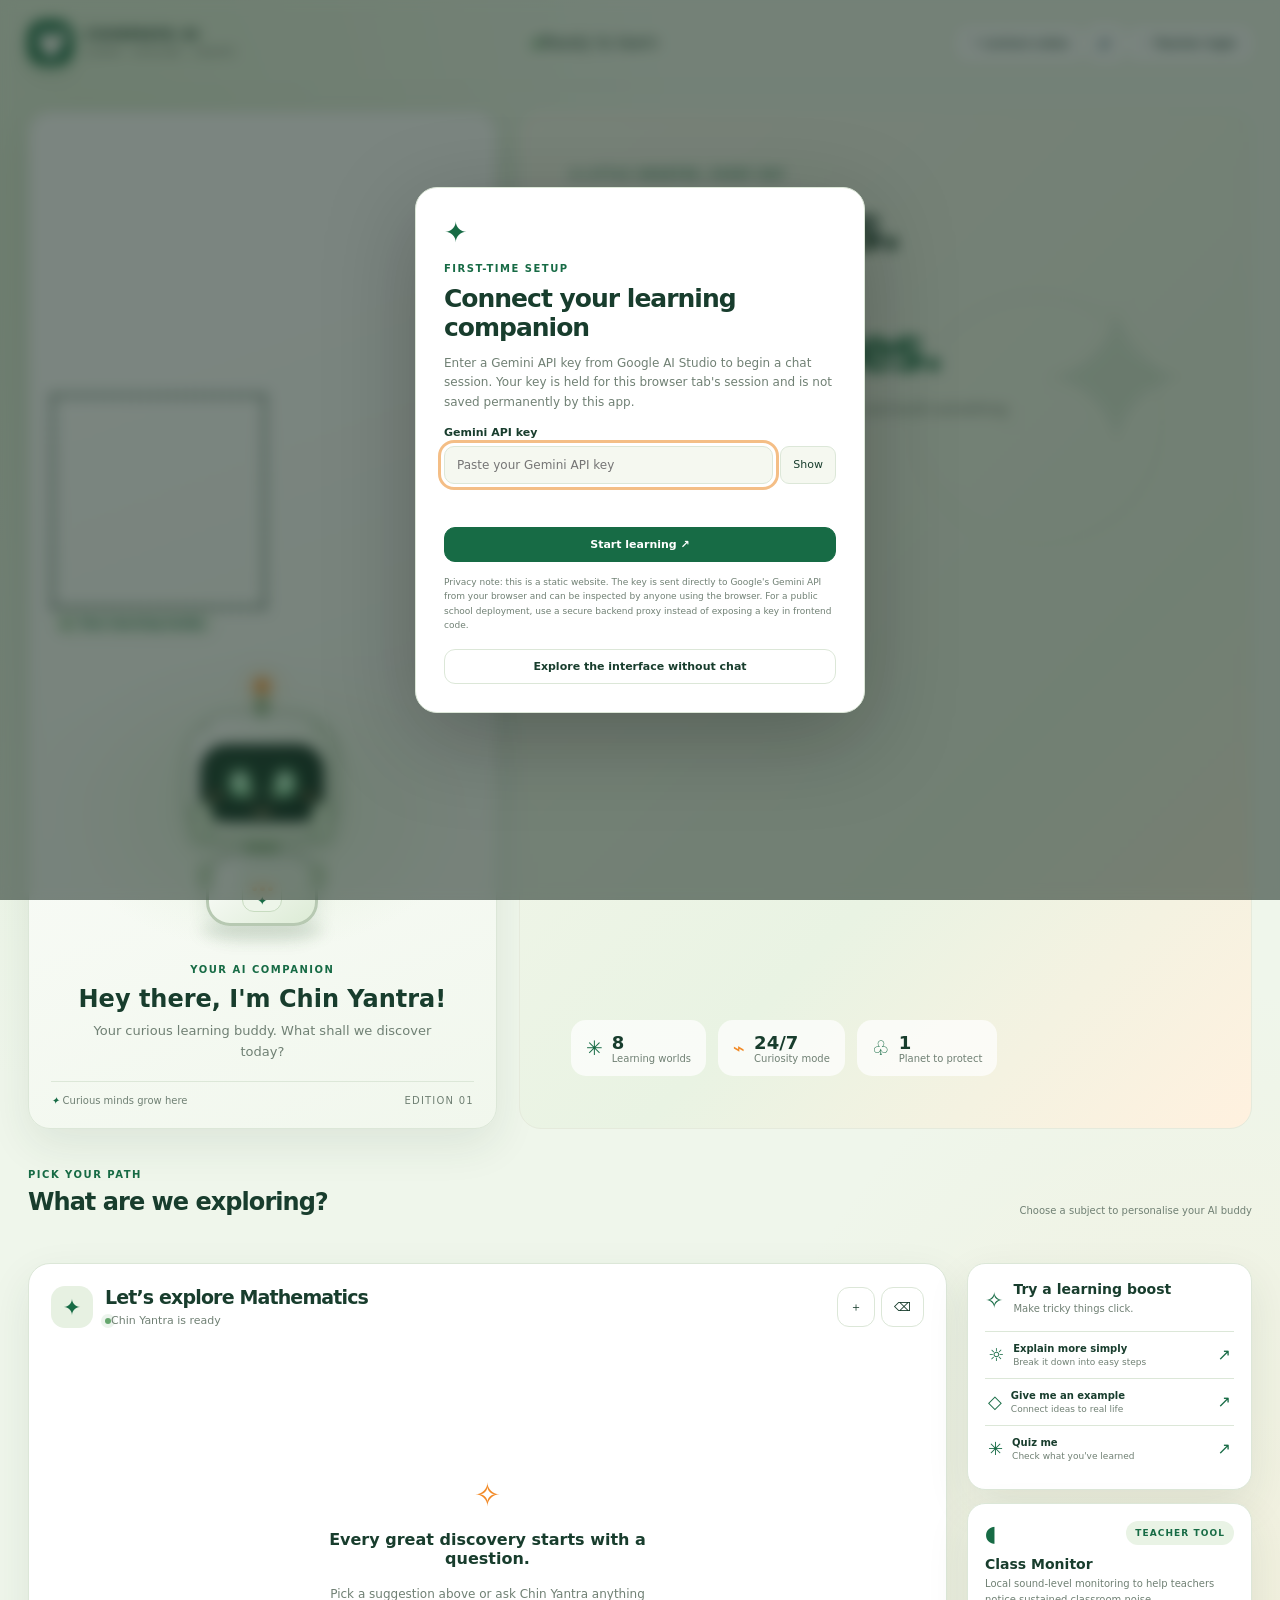
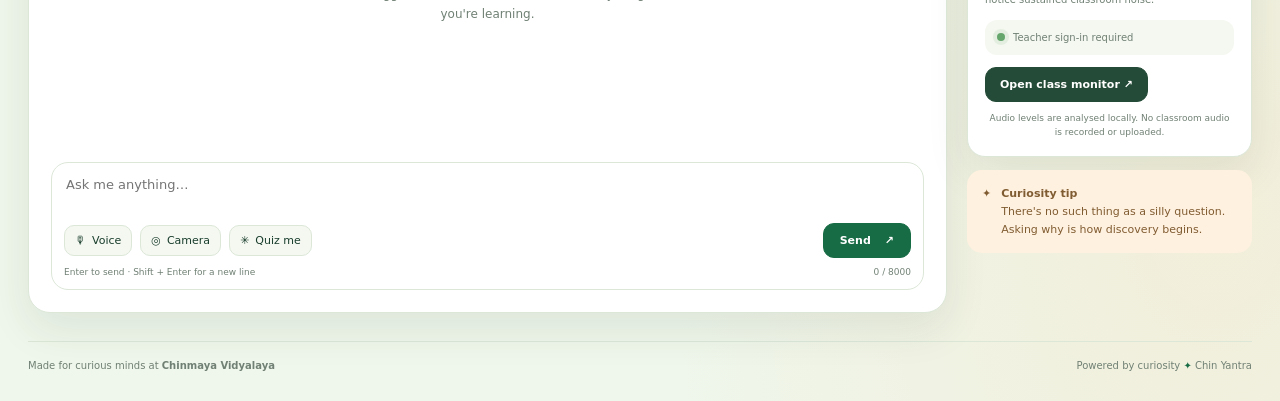
<file: index (4).html>
<!doctype html>
<html lang="en">
<head>
  <meta charset="utf-8"><meta name="viewport" content="width=device-width, initial-scale=1">
  <meta name="theme-color" content="#176b45"><meta name="description" content="Chinmaya AI — a friendly school learning companion">
  <title>CHINMAYA AI · Chin Yantra</title><link rel="icon" type="image/svg+xml" href="logo.svg"><link rel="manifest" href="manifest.json"><style>

:root {
  color-scheme: light;
  --page: #eff6eb;
  --surface: #ffffff;
  --surface-2: #f5f8f0;
  --surface-3: #e8f0e3;
  --text: #203b2c;
  --muted: #708074;
  --line: #dce7d8;
  --green: #34764b;
  --green-dark: #235c39;
  --green-light: #dceedd;
  --orange: #ef9b45;
  --orange-light: #fff0db;
  --shadow: 0 16px 44px rgba(35, 72, 44, .09);
  --radius: 22px;
}

* { box-sizing: border-box; }

[hidden] { display: none !important; }

html { min-height: 100%; scroll-behavior: smooth; }

body {
  margin: 0;
  background:
    radial-gradient(ellipse at 8% 10%, rgba(189, 220, 170, .28), transparent 35%),
    radial-gradient(ellipse at 95% 90%, rgba(255, 202, 139, .18), transparent 32%),
    var(--page);
  color: var(--text);
  font-family: Inter, ui-sans-serif, system-ui, -apple-system, BlinkMacSystemFont, "Segoe UI", sans-serif;
  transition: background .3s ease, color .3s ease;
}

button, input, textarea, select { font: inherit; }
button { cursor: pointer; }
button:disabled { cursor: not-allowed; opacity: .48; }
button:focus-visible, input:focus-visible, textarea:focus-visible, select:focus-visible {
  outline: 3px solid rgba(239, 155, 69, .65);
  outline-offset: 3px;
}

.app-shell { max-width: 1680px; min-height: 100vh; margin: 0 auto; padding: 0 28px; }

.topbar {
  min-height: 86px;
  display: flex;
  align-items: center;
  justify-content: space-between;
  gap: 18px;
  border-bottom: 1px solid var(--line);
}

.brand { display: flex; align-items: center; gap: 12px; text-decoration: none; color: inherit; }
.brand-mark {
  display: grid; place-items: center; width: 45px; height: 45px;
  border-radius: 16px; background: var(--green); color: #fff; font-size: 25px;
  box-shadow: 0 7px 16px rgba(52, 118, 75, .22);
}
.brand strong { display: block; letter-spacing: .08em; font-size: 14px; }
.brand small { display: block; color: var(--muted); margin-top: 4px; font-size: 11px; }
.topbar-actions { display: flex; align-items: center; gap: 10px; }

.connection-status, .live-pill, .robot-status {
  display: inline-flex; align-items: center; gap: 7px; color: var(--muted); font-size: 12px;
}
.status-dot, .live-pill > span {
  width: 8px; height: 8px; border-radius: 50%; background: #65a66d; display: inline-block;
  box-shadow: 0 0 0 4px rgba(101, 166, 109, .12);
}
.icon-button, .subtle-button, .secondary-button, .round-tool {
  border: 1px solid var(--line); color: var(--text); background: var(--surface);
  border-radius: 12px; transition: transform .18s ease, background .18s ease, border-color .18s ease;
}
.icon-button { min-height: 40px; padding: 9px 12px; display: inline-flex; align-items: center; gap: 8px; font-size: 12px; }
.icon-button:hover, .subtle-button:hover, .secondary-button:hover, .round-tool:hover { transform: translateY(-1px); border-color: var(--green); }
.theme-toggle { color: var(--green); }

.workspace {
  display: grid; grid-template-columns: minmax(290px, 365px) minmax(0, 1fr);
  gap: 24px; padding: 24px 0; align-items: stretch;
}
.companion-panel, .chat-panel {
  min-width: 0; background: var(--surface); border: 1px solid var(--line);
  border-radius: var(--radius); box-shadow: var(--shadow);
}
.companion-panel {
  padding: 22px; display: flex; flex-direction: column; position: relative; overflow: hidden;
  background: linear-gradient(165deg, var(--surface) 35%, var(--surface-2));
}
.companion-heading, .section-heading { display: flex; justify-content: space-between; align-items: center; gap: 10px; }
.eyebrow { color: var(--green); font-size: 10px; font-weight: 800; letter-spacing: .15em; }
.live-pill { background: var(--surface-2); padding: 7px 10px; border-radius: 99px; font-size: 10px; }
.live-pill > span { width: 6px; height: 6px; }

.robot-stage {
  min-height: 310px; display: grid; place-items: center; position: relative;
  isolation: isolate; margin: 10px -10px 0;
  background: radial-gradient(ellipse, rgba(189, 220, 170, .3), transparent 68%);
}
.orbit { position: absolute; border: 1px solid rgba(80, 137, 91, .18); border-radius: 50%; z-index: -1; }
.orbit-one { width: 260px; height: 260px; }
.orbit-two { width: 215px; height: 215px; border-style: dashed; animation: orbit-spin 42s linear infinite; }
.float-leaf { position: absolute; color: var(--orange); animation: float-gentle 4s ease-in-out infinite; }
.leaf-one { top: 52px; left: 17%; font-size: 24px; }
.leaf-two { right: 15%; top: 93px; color: var(--green); font-size: 24px; animation-delay: -1.4s; }
.leaf-three { right: 20%; bottom: 46px; font-size: 20px; animation-delay: -2.3s; }

.robot { width: 186px; height: 258px; position: relative; transform-origin: 50% 85%; animation: robot-breathe 4s ease-in-out infinite; }
.robot-head {
  position: absolute; z-index: 3; left: 16px; top: 37px; width: 154px; height: 133px;
  border: 3px solid #b7c9b2; border-radius: 48px 48px 42px 42px;
  background: linear-gradient(145deg, #ffffff, #e1eddb 72%);
  box-shadow: inset -8px -9px 16px rgba(71, 121, 73, .12), 0 14px 23px rgba(44, 91, 53, .12);
}
.robot-antenna { position: absolute; z-index: 1; top: 11px; left: 86px; width: 14px; height: 33px; border-radius: 10px; background: #9ebd9a; }
.robot-antenna span {
  position: absolute; top: -10px; left: -4px; width: 22px; height: 22px; border-radius: 50%;
  background: var(--orange); border: 4px solid #fff0db; box-shadow: 0 0 18px rgba(239, 155, 69, .5);
  animation: antenna-glow 2.5s ease-in-out infinite;
}
.robot-ear { position: absolute; top: 87px; width: 22px; height: 43px; border: 3px solid #a5c39f; background: #d8e8d1; border-radius: 10px; z-index: 2; }
.ear-left { left: 3px; } .ear-right { right: 3px; }
.robot-forehead { height: 31px; display: grid; place-items: center; }
.forehead-symbol { color: #d88b35; font-size: 17px; }
.robot-face {
  position: relative; margin: 0 12px; height: 78px; border-radius: 27px;
  background: linear-gradient(145deg, #244a39, #173629);
  box-shadow: inset 0 3px 8px rgba(0, 0, 0, .23);
  display: flex; justify-content: center; align-items: center; gap: 25px;
}
.eye { position: relative; width: 20px; height: 25px; background: #a8f1c0; border-radius: 50%; box-shadow: 0 0 13px rgba(129, 247, 163, .55); overflow: hidden; transition: height .12s ease; }
.eye span { position: absolute; width: 6px; height: 8px; left: 7px; top: 5px; border-radius: 50%; background: #fff; }
.cheek { position: absolute; top: 49px; width: 15px; height: 5px; border-radius: 50%; background: rgba(240, 150, 110, .58); }
.cheek-left { left: 8px; } .cheek-right { right: 8px; }
.robot-mouth { position: absolute; left: 50%; bottom: 9px; transform: translateX(-50%); width: 21px; height: 7px; border-bottom: 3px solid #f6c89c; border-radius: 0 0 20px 20px; transition: all .2s ease; }
.robot-chin { height: 13px; margin: 0 47px; border-radius: 0 0 12px 12px; background: #b5d0ad; }
.face-shine { position: absolute; top: 5px; left: 8px; width: 26px; height: 3px; border-radius: 5px; background: rgba(255,255,255,.2); }
.robot-neck { position: absolute; left: 76px; top: 164px; height: 20px; width: 34px; background: #a6c79e; border-radius: 0 0 9px 9px; }
.robot-body {
  position: absolute; top: 178px; left: 37px; width: 112px; height: 74px; border-radius: 32px 32px 24px 24px;
  border: 3px solid #b7c9b2; background: linear-gradient(145deg, #fff, #dcebd5);
  box-shadow: 0 12px 20px rgba(44, 91, 53, .11); display: flex; align-items: center; flex-direction: column;
}
.body-symbol { margin-top: 8px; color: var(--green); font-size: 24px; line-height: 26px; }
.body-light { width: 20px; height: 5px; border-radius: 5px; background: var(--orange); margin-top: 2px; }
.body-panel { width: 38px; height: 3px; background: #b2cbaa; border-radius: 4px; margin-top: 6px; }
.robot-arm { position: absolute; top: 188px; width: 21px; height: 49px; border: 3px solid #b7c9b2; background: #e1eddb; border-radius: 12px; transform-origin: top center; }
.arm-left { left: 20px; transform: rotate(12deg); }
.arm-right { right: 20px; transform: rotate(-12deg); }
.robot-shadow { position: absolute; bottom: -7px; left: 30px; width: 126px; height: 16px; background: rgba(51, 89, 52, .12); filter: blur(7px); border-radius: 50%; }

.robot.blink .eye { height: 3px; margin-top: 11px; border-radius: 50%; }
.robot.yawning .robot-mouth { width: 17px; height: 20px; bottom: 4px; border: 2px solid #f6c89c; border-radius: 50%; background: #c87564; }
.robot.talking .robot-mouth { height: 12px; width: 23px; border: 2px solid #f6c89c; background: #c87564; }
.robot.thinking { animation: robot-think 1.2s ease-in-out infinite; }
.robot.happy .robot-mouth { width: 28px; height: 12px; border-bottom-width: 4px; }
.robot.alert .robot-antenna span { background: #f04f4f; }
.companion-info { text-align: center; }
.robot-status { font-size: 11px; }
.companion-info h1 { margin: 9px 0 6px; font-size: 25px; letter-spacing: -.04em; }
.companion-info p { max-width: 255px; margin: 0 auto; color: var(--muted); line-height: 1.6; font-size: 13px; }

.companion-tools { display: grid; grid-template-columns: 1fr; gap: 8px; margin-top: 23px; }
.tool-button {
  display: flex; gap: 12px; align-items: center; padding: 11px 12px; text-align: left;
  border: 1px solid var(--line); background: var(--surface); border-radius: 14px; color: var(--text);
  transition: background .2s ease, transform .2s ease;
}
.tool-button:hover { background: var(--surface-2); transform: translateX(2px); }
.tool-icon { display: grid; place-items: center; width: 36px; height: 36px; flex-shrink: 0; border-radius: 12px; color: var(--green); background: var(--green-light); font-size: 17px; }
.tool-button strong, .tool-button small { display: block; }
.tool-button strong { font-size: 12px; }
.tool-button small { color: var(--muted); font-size: 10px; margin-top: 3px; }
.nature-note { display: flex; gap: 10px; align-items: flex-start; margin-top: 18px; padding: 13px; border-radius: 14px; background: var(--orange-light); color: #7d5b32; }
.nature-note > span { font-size: 18px; }
.nature-note p { margin: 0; font-size: 11px; line-height: 1.55; }
.teacher-entry { display: flex; justify-content: space-between; align-items: center; gap: 8px; margin-top: auto; padding-top: 19px; font-size: 10px; color: var(--muted); }
.teacher-entry button, .logout-button { border: 0; background: transparent; color: var(--green); font-size: 11px; font-weight: 700; padding: 7px; }

.chat-panel { display: flex; flex-direction: column; padding: 26px; min-height: 720px; }
.chat-header { display: flex; align-items: flex-start; justify-content: space-between; gap: 16px; }
.chat-header h2 { font-size: clamp(22px, 2.3vw, 30px); letter-spacing: -.045em; margin: 7px 0 5px; }
.chat-header p { color: var(--muted); margin: 0; font-size: 12px; line-height: 1.6; }
.subtle-button { padding: 10px 13px; white-space: nowrap; font-size: 11px; }

.subject-section { margin-top: 24px; padding-bottom: 20px; border-bottom: 1px solid var(--line); }
.section-heading h3 { margin: 0; font-size: 12px; }
.section-heading > span { color: var(--muted); font-size: 10px; }
.subject-grid { display: grid; grid-template-columns: repeat(4, minmax(0, 1fr)); gap: 8px; margin-top: 12px; }
.subject-button {
  display: flex; align-items: center; gap: 8px; min-width: 0; padding: 10px 8px;
  border: 1px solid var(--line); border-radius: 12px; background: var(--surface-2);
  color: var(--text); font-size: 10px; font-weight: 650; text-align: left;
  transition: transform .18s ease, box-shadow .18s ease, border-color .18s ease;
}
.subject-button:hover { transform: translateY(-2px); }
.subject-button.selected { border-color: var(--subject-colour); box-shadow: 0 0 0 2px color-mix(in srgb, var(--subject-colour) 18%, transparent); background: var(--subject-bg); }
.subject-icon { display: grid; place-items: center; flex-shrink: 0; width: 27px; height: 27px; border-radius: 9px; background: var(--subject-bg); color: var(--subject-colour); font-size: 14px; }
.subject-button span:last-child { overflow-wrap: anywhere; }

.chat-messages { display: flex; flex-direction: column; gap: 20px; padding: 22px 3px 14px; flex: 1; }
.message { display: flex; align-items: flex-start; gap: 10px; max-width: 100%; animation: message-in .3s ease both; }
.message.user-message { justify-content: flex-end; }
.message-avatar { display: grid; place-items: center; flex-shrink: 0; width: 32px; height: 32px; border-radius: 12px; background: var(--green-light); color: var(--green); font-size: 17px; }
.user-message .message-avatar { display: none; }
.message-content { max-width: min(88%, 730px); min-width: 0; }
.user-message .message-content { display: flex; flex-direction: column; align-items: flex-end; }
.message-meta { color: var(--muted); font-size: 10px; margin: 0 0 7px 3px; }
.message-meta span { opacity: .75; }
.message-bubble { padding: 13px 15px; border-radius: 5px 17px 17px 17px; background: var(--surface-2); border: 1px solid var(--line); font-size: 12px; line-height: 1.8; overflow-wrap: anywhere; }
.message-bubble p { margin: 0 0 9px; white-space: pre-wrap; }
.message-bubble p:last-child { margin-bottom: 0; }
.message-bubble ul, .message-bubble ol { padding-left: 20px; }
.user-message .message-bubble { border: 0; background: var(--green); color: #fff; border-radius: 17px 5px 17px 17px; }
.message-actions { display: flex; gap: 7px; margin: 7px 0 0 3px; }
.message-actions button { border: 0; padding: 4px 7px; background: transparent; color: var(--green); font-size: 10px; }
.user-message .message-meta { text-align: right; margin-right: 3px; }
.typing-bubble { display: flex; gap: 5px; align-items: center; min-height: 40px; }
.thinking-dots { display: inline-flex; align-items: center; gap: 4px; }
.thinking-dots i { display: block; width: 5px; height: 5px; border-radius: 50%; background: var(--green); animation: dot-bounce .8s infinite alternate; }
.thinking-dots i:nth-child(2) { animation-delay: .18s; }
.thinking-dots i:nth-child(3) { animation-delay: .36s; }
.thinking-bar { color: var(--muted); font-size: 11px; display: flex; align-items: center; gap: 9px; padding: 8px 0; }
.quick-prompts { display: flex; flex-wrap: wrap; gap: 7px; margin: 5px 0 14px; }
.quick-prompt { border: 1px solid var(--line); background: var(--surface); color: var(--muted); border-radius: 99px; padding: 8px 11px; font-size: 10px; transition: .18s ease; }
.quick-prompt:hover { border-color: var(--orange); color: var(--text); background: var(--orange-light); }

.composer { border: 1px solid var(--line); border-radius: 18px; background: var(--surface); padding: 12px; box-shadow: 0 5px 18px rgba(35, 72, 44, .04); }
.composer textarea { width: 100%; min-height: 35px; max-height: 140px; resize: vertical; border: 0; outline: 0; color: var(--text); background: transparent; padding: 5px 4px 10px; font-size: 13px; line-height: 1.5; }
.composer textarea::placeholder { color: var(--muted); opacity: .8; }
.composer-bottom { display: flex; align-items: center; justify-content: space-between; gap: 10px; }
.composer-tools { display: flex; align-items: center; gap: 6px; }
.round-tool { width: 34px; height: 34px; font-size: 14px; display: grid; place-items: center; }
.mic-button.listening { color: #fff; background: #d84848; border-color: #d84848; animation: mic-pulse 1s infinite; }
.voice-state { font-size: 10px; color: var(--muted); margin-left: 4px; }
.send-button, .primary-button {
  border: 0; background: var(--green); color: #fff; border-radius: 12px;
  padding: 11px 16px; font-size: 11px; font-weight: 750; display: inline-flex; align-items: center; gap: 14px;
  transition: transform .18s ease, background .18s ease;
}
.send-button:hover, .primary-button:hover { background: var(--green-dark); transform: translateY(-1px); }
.send-button:disabled { opacity: .55; }
.privacy-note { text-align: center; color: var(--muted); font-size: 9px; line-height: 1.5; margin: 12px 0 0; }
.app-footer { display: flex; justify-content: space-between; gap: 15px; padding: 8px 0 20px; color: var(--muted); font-size: 10px; }
.app-footer span:first-child { font-weight: 800; letter-spacing: .1em; color: var(--green); }
.sr-only { position: absolute; width: 1px; height: 1px; padding: 0; margin: -1px; overflow: hidden; clip: rect(0,0,0,0); white-space: nowrap; border: 0; }

/* Modals */
.modal-backdrop {
  position: fixed; inset: 0; z-index: 1000; display: grid; place-items: center;
  padding: 18px; background: rgba(15, 31, 21, .53); backdrop-filter: blur(8px);
  animation: fade-in .18s ease both;
}
.modal {
  width: min(100%, 560px); max-height: min(90vh, 900px); overflow-y: auto;
  background: var(--surface); color: var(--text); border: 1px solid var(--line);
  border-radius: 22px; padding: 23px; box-shadow: 0 25px 80px rgba(0, 0, 0, .2);
  animation: modal-in .24s ease both;
}
.settings-modal { width: min(100%, 610px); }
.monitor-modal { width: min(100%, 650px); }
.modal-header { display: flex; justify-content: space-between; align-items: flex-start; gap: 14px; margin-bottom: 17px; }
.modal-header h2 { font-size: 24px; letter-spacing: -.04em; margin: 5px 0 0; }
.modal-close { border: 0; border-radius: 10px; background: var(--surface-2); color: var(--text); width: 36px; height: 36px; font-size: 25px; line-height: 1; }
.modal-description { color: var(--muted); font-size: 12px; line-height: 1.7; }
.settings-content { display: grid; gap: 21px; }
.settings-group { display: grid; gap: 12px; }
.settings-group h3, .monitor-camera-section h3 { margin: 0; font-size: 13px; }
.setting-row { display: flex; align-items: center; justify-content: space-between; gap: 14px; }
.setting-row strong, .setting-row small { display: block; }
.setting-row strong { font-size: 12px; }
.setting-row small { color: var(--muted); font-size: 10px; line-height: 1.5; margin-top: 4px; }
.switch-button { display: inline-flex; align-items: center; gap: 7px; border: 1px solid var(--line); background: var(--surface-2); color: var(--text); border-radius: 99px; padding: 5px 9px 5px 5px; font-size: 10px; }
.switch-button > span { width: 22px; height: 22px; border-radius: 50%; background: #aab8aa; transition: .2s; }
.switch-button.active > span { background: var(--green); box-shadow: inset 0 0 0 5px var(--green); border: 5px solid #c6e5c8; }
.field-label { display: block; color: var(--muted); font-size: 11px; margin: 5px 0 -5px; }
.settings-input { width: 100%; min-height: 42px; border: 1px solid var(--line); background: var(--surface-2); color: var(--text); border-radius: 11px; padding: 10px 12px; font-size: 12px; }
textarea.settings-input { resize: vertical; }
.range-row { display: grid; gap: 8px; }
.range-row label, .threshold-row label { display: flex; justify-content: space-between; color: var(--muted); font-size: 11px; }
.range-row label span, .threshold-row strong { color: var(--green); }
input[type="range"] { width: 100%; accent-color: var(--green); }
.settings-footnote { color: var(--muted); font-size: 10px; line-height: 1.7; margin: 7px 0 0; }
.primary-button { justify-content: center; min-height: 42px; }
.secondary-button { min-height: 38px; padding: 9px 12px; font-size: 11px; }
.modal-actions { display: flex; flex-wrap: wrap; gap: 8px; margin: 13px 0; }
.camera-preview, .monitor-camera-preview { display: grid; place-items: center; overflow: hidden; border-radius: 15px; background: #172a20; min-height: 210px; }
.camera-preview video { display: block; width: 100%; max-height: 340px; object-fit: contain; }
.camera-placeholder { min-height: 200px; width: 100%; display: flex; flex-direction: column; align-items: center; justify-content: center; gap: 9px; color: #c4d9c7; text-align: center; padding: 20px; }
.camera-placeholder span { font-size: 34px; }
.camera-placeholder p { margin: 0; font-size: 11px; }
.captured-image { display: block; max-height: 230px; max-width: 100%; margin: 12px auto; border-radius: 12px; }
.question-input { margin: 12px 0; }
.status-message { color: var(--muted); font-size: 10px; line-height: 1.5; }
.password-row { display: flex; gap: 8px; }
.password-row .settings-input { flex: 1; min-width: 0; }
.error-message { color: #d64545; font-size: 11px; min-height: 16px; }
.monitor-status { display: flex; align-items: center; gap: 9px; padding: 12px; border-radius: 12px; background: var(--surface-2); font-size: 12px; }
.monitor-status.running .status-dot { background: #4db76c; box-shadow: 0 0 0 5px rgba(77,183,108,.16); }
.noise-reading { margin: 18px 0; padding: 19px; border: 1px solid var(--line); border-radius: 16px; background: var(--surface-2); }
.noise-number { display: flex; align-items: baseline; gap: 10px; margin: 7px 0 13px; }
.noise-number strong { font-size: 42px; letter-spacing: -.06em; }
.noise-number span { color: var(--muted); font-size: 11px; }
.sound-meter { height: 13px; overflow: hidden; border-radius: 99px; background: var(--surface-3); }
.sound-meter > div { width: 0; height: 100%; border-radius: inherit; background: linear-gradient(90deg, #4c9e64, #f3b54f, #e44e4e); transition: width .1s linear; }
.meter-scale { display: flex; justify-content: space-between; gap: 5px; color: var(--muted); font-size: 9px; margin-top: 7px; }
.threshold-row { display: grid; gap: 8px; }
.notice-card { padding: 15px; border-radius: 12px; background: var(--orange-light); color: #78522c; font-size: 12px; }
.monitor-camera-section { margin-top: 24px; border-top: 1px solid var(--line); padding-top: 20px; }
.monitor-camera-preview { min-height: 155px; }
.monitor-camera-preview video { display: block; width: 100%; max-height: 270px; object-fit: contain; }
.logout-button { margin-top: 16px; color: #c44d4d; }

/* Full-screen alarm */
.alarm-overlay {
  position: fixed; z-index: 3000; inset: 0; display: grid; place-items: center; overflow-y: auto;
  padding: 22px; color: white; background: #a91020;
  animation: alarm-flash .85s infinite alternate;
}
.alarm-card { width: min(100%, 600px); text-align: center; padding: 25px; border: 1px solid rgba(255,255,255,.4); border-radius: 25px; background: rgba(64, 0, 7, .22); box-shadow: 0 20px 90px rgba(0,0,0,.18); }
.alarm-symbol { width: 74px; height: 74px; display: grid; place-items: center; border: 4px solid #fff; border-radius: 50%; margin: 0 auto 16px; font-size: 49px; font-weight: 900; animation: alarm-symbol-pulse .6s infinite alternate; }
.alarm-kicker { font-size: 11px; letter-spacing: .22em; font-weight: 900; }
.alarm-card h2 { margin: 11px 0; font-size: clamp(26px, 5vw, 44px); letter-spacing: -.04em; }
.alarm-card p { font-size: 13px; line-height: 1.7; }
.alarm-level { display: flex; justify-content: center; align-items: baseline; gap: 11px; margin: 20px 0; }
.alarm-level strong { font-size: 48px; }
.alarm-level span, .alarm-card small { font-size: 11px; opacity: .86; }
.alarm-voice-note { padding: 13px; border-radius: 12px; background: rgba(0,0,0,.16); }
.alarm-actions { display: flex; justify-content: center; flex-wrap: wrap; gap: 9px; margin: 20px 0; }
.alarm-actions button { border: 1px solid rgba(255,255,255,.8); border-radius: 11px; padding: 12px 15px; background: white; color: #9c1120; font-weight: 800; font-size: 11px; }
.alarm-actions button:last-child { color: white; background: transparent; }
.toast { position: fixed; bottom: 22px; left: 50%; z-index: 4000; transform: translate(-50%, 20px); max-width: min(90vw, 500px); background: #203b2c; color: white; padding: 12px 16px; border-radius: 12px; font-size: 12px; opacity: 0; pointer-events: none; transition: .2s ease; box-shadow: var(--shadow); }
.toast.visible { opacity: 1; transform: translate(-50%, 0); }

/* Dark theme */
body.dark {
  color-scheme: dark;
  --page: #101a15;
  --surface: #19271f;
  --surface-2: #203128;
  --surface-3: #2a3c30;
  --text: #e6f0e5;
  --muted: #a4b5a5;
  --line: #304437;
  --green: #82c795;
  --green-dark: #5ca978;
  --green-light: #2d4935;
  --orange-light: #4b3925;
  --shadow: 0 16px 44px rgba(0, 0, 0, .18);
  background:
    radial-gradient(ellipse at 8% 10%, rgba(52, 118, 75, .17), transparent 35%),
    radial-gradient(ellipse at 95% 90%, rgba(239, 155, 69, .08), transparent 32%),
    var(--page);
}
body.dark .robot-head { background: linear-gradient(145deg, #e5f0df, #b7cfb0); }
body.dark .robot-face { background: linear-gradient(145deg, #142d21, #0e2017); }
body.dark .robot-body { background: linear-gradient(145deg, #dcebd5, #a9c99e); }
body.dark .robot-ear, body.dark .robot-neck, body.dark .robot-arm { background: #b7d1ad; }
body.dark .nature-note { color: #f2c995; }
body.dark .message-bubble { background: var(--surface-2); }
body.dark .user-message .message-bubble { background: #397b50; color: #fff; }
body.dark .switch-button.active > span { background: #82c795; border-color: #2d4935; }
body.dark .theme-toggle { color: #f5c37f; }
body.dark .subject-button.selected { background: var(--subject-bg); }

/* Animations */
@keyframes robot-breathe { 0%,100% { transform: translateY(0) rotate(0); } 50% { transform: translateY(-4px) rotate(.6deg); } }
@keyframes orbit-spin { to { transform: rotate(360deg); } }
@keyframes float-gentle { 0%,100% { transform: translateY(0) rotate(0); } 50% { transform: translateY(-10px) rotate(8deg); } }
@keyframes antenna-glow { 0%,100% { box-shadow: 0 0 10px rgba(239,155,69,.35); } 50% { box-shadow: 0 0 21px rgba(239,155,69,.7); } }
@keyframes robot-think { 0%,100% { transform: rotate(0); } 50% { transform: rotate(-2deg) translateY(-2px); } }
@keyframes dot-bounce { to { transform: translateY(-4px); opacity: .45; } }
@keyframes message-in { from { opacity: 0; transform: translateY(6px); } to { opacity: 1; transform: translateY(0); } }
@keyframes mic-pulse { 50% { box-shadow: 0 0 0 6px rgba(216,72,72,.18); } }
@keyframes fade-in { from { opacity: 0; } to { opacity: 1; } }
@keyframes modal-in { from { opacity: 0; transform: translateY(9px) scale(.99); } to { opacity: 1; transform: translateY(0) scale(1); } }
@keyframes alarm-flash { from { background-color: #8f0c19; } to { background-color: #df1e31; } }
@keyframes alarm-symbol-pulse { to { transform: scale(1.08); box-shadow: 0 0 25px rgba(255,255,255,.2); } }

body.reduce-motion *, body.reduce-motion *::before, body.reduce-motion *::after {
  animation-duration: .01ms !important; animation-iteration-count: 1 !important;
  scroll-behavior: auto !important; transition-duration: .01ms !important;
}

@media (prefers-reduced-motion: reduce) {
  body:not(.allow-motion) *, body:not(.allow-motion) *::before, body:not(.allow-motion) *::after {
    animation-duration: .01ms; animation-iteration-count: 1; scroll-behavior: auto;
  }
}

@media (min-width: 1250px) {
  .workspace { grid-template-columns: minmax(310px, 365px) minmax(0, 1fr); }
  .companion-tools { grid-template-columns: 1fr; }
}
@media (max-width: 1050px) {
  .app-shell { padding: 0 16px; }
  .workspace { grid-template-columns: minmax(250px, 300px) minmax(0, 1fr); gap: 14px; }
  .companion-panel { padding: 16px; }
  .chat-panel { padding: 20px; }
  .robot-stage { min-height: 275px; }
  .subject-grid { grid-template-columns: repeat(2, minmax(0, 1fr)); }
}
@media (max-width: 720px) {
  .app-shell { padding: 0 10px; }
  .topbar { min-height: 72px; }
  .brand-mark { width: 38px; height: 38px; border-radius: 13px; }
  .brand strong { font-size: 12px; }
  .brand small { font-size: 10px; }
  .topbar-actions { gap: 6px; }
  .connection-status { display: none; }
  .icon-button { padding: 8px 9px; }
  .desktop-label, #themeLabel { display: none; }
  .workspace { grid-template-columns: minmax(0, 1fr); padding-top: 12px; }
  .companion-panel { padding: 14px 16px; }
  .robot-stage { min-height: 235px; margin-top: 0; }
  .orbit-one { width: 220px; height: 220px; }
  .orbit-two { width: 185px; height: 185px; }
  .robot { transform: scale(.84); margin: -12px 0; }
  .companion-info h1 { font-size: 22px; }
  .companion-tools { grid-template-columns: repeat(3, minmax(0, 1fr)); gap: 6px; margin-top: 15px; }
  .tool-button { flex-direction: column; text-align: center; gap: 6px; padding: 9px 5px; }
  .tool-button small { display: none; }
  .tool-icon { width: 31px; height: 31px; }
  .nature-note { margin-top: 12px; }
  .teacher-entry { padding-top: 10px; }
  .chat-panel { min-height: 640px; padding: 16px 12px; }
  .chat-header h2 { font-size: 23px; }
  .chat-header p { max-width: 300px; }
  .subtle-button { padding: 8px; font-size: 10px; }
  .subject-section { margin-top: 18px; }
  .subject-grid { grid-template-columns: repeat(2, minmax(0, 1fr)); }
  .message-content { max-width: 92%; }
  .message-bubble { font-size: 12px; }
  .app-footer { font-size: 9px; }
  .app-footer span:last-child { text-align: right; }
}
@media (max-width: 390px) {
  .chat-header { flex-direction: column; }
  .subject-button { font-size: 9px; }
  .voice-state { display: none; }
  .composer-tools { gap: 4px; }
  .send-button { padding: 10px; }
  .modal { padding: 17px; }
  .alarm-card { padding: 17px; }
}


/* Chin Yantra original hero layout and markup alignment */
.hidden,[hidden]{display:none!important}.hero-grid{display:grid;grid-template-columns:minmax(300px,.78fr) minmax(0,1.22fr);gap:22px;padding:25px 0 10px}.panel,.robot-card{background:var(--surface);border:1px solid var(--line);border-radius:var(--radius);box-shadow:var(--shadow)}.robot-card{position:relative;overflow:hidden;padding:22px;background:linear-gradient(160deg,#fff 20%,#f1f7ed)}.robot-badge{display:inline-flex;align-items:center;gap:8px;padding:8px 12px;border-radius:99px;background:#edf5e9;color:var(--green);font-size:11px;font-weight:700}.robot-stage{height:310px;min-height:310px;display:grid;place-items:center;position:relative;overflow:hidden;background:radial-gradient(ellipse,rgba(189,220,170,.3),transparent 68%);isolation:isolate}.robot-stage .robot{width:186px;height:258px;position:relative;transform-origin:50% 85%;animation:robot-breathe 4s ease-in-out infinite}.robot-head{position:absolute;z-index:3;left:16px;top:37px;width:154px;height:133px;border:3px solid #b7c9b2;border-radius:48px 48px 42px 42px;background:linear-gradient(145deg,#fff,#e1eddb 72%);box-shadow:inset -8px -9px 16px rgba(71,121,73,.12),0 14px 23px rgba(44,91,53,.12)}.robot-antenna{position:absolute;z-index:4;top:11px;left:86px;width:14px;height:33px;border-radius:10px;background:#9ebd9a}.robot-antenna span{position:absolute;top:-10px;left:-4px;width:22px;height:22px;border-radius:50%;background:var(--orange);border:4px solid #fff0db;animation:antenna-glow 2.5s ease-in-out infinite}.ear{position:absolute;top:87px;width:22px;height:43px;border:3px solid #a5c39f;background:#d8e8d1;border-radius:10px;z-index:2}.ear-left{left:3px}.ear-right{right:3px}.head-panel{height:30px}.head-screw{position:absolute;top:13px;width:5px;height:5px;border-radius:50%;background:#a4bd9c}.screw-left{left:17px}.screw-right{right:17px}.robot-face{position:relative;margin:0 12px;height:78px;border-radius:27px;background:linear-gradient(145deg,#244a39,#173629);display:flex;justify-content:center;align-items:center;gap:25px}.eye{position:relative;width:20px;height:25px;background:#a8f1c0;border-radius:50%;box-shadow:0 0 13px rgba(129,247,163,.55);overflow:hidden}.pupil{position:absolute;width:7px;height:9px;left:6px;top:7px;border-radius:50%;background:#173629;transition:transform .09s linear}.eye-shine{position:absolute;top:4px;left:5px;width:5px;height:5px;border-radius:50%;background:white}.brow{position:absolute;top:47px;width:22px;height:5px;border-radius:5px;background:#a6c79e}.brow-left{left:34px}.brow-right{right:34px}.cheek{position:absolute;top:49px;width:15px;height:5px;border-radius:50%;background:rgba(240,150,110,.58)}.cheek-left{left:8px}.cheek-right{right:8px}.nose{display:none}.mouth{position:absolute;left:50%;bottom:8px;transform:translateX(-50%);width:22px;height:8px;border-bottom:3px solid #f6c89c;border-radius:0 0 20px 20px}.leaf-emblem{position:absolute;right:8px;bottom:7px;color:var(--green);width:18px;height:18px}.robot-neck{position:absolute;left:76px;top:164px;height:20px;width:34px;background:#a6c79e;border-radius:0 0 9px 9px}.robot-body{position:absolute;top:178px;left:37px;width:112px;height:74px;border-radius:32px 32px 24px 24px;border:3px solid #b7c9b2;background:linear-gradient(145deg,#fff,#dcebd5);box-shadow:0 12px 20px rgba(44,91,53,.11)}.body-shoulder{position:absolute;top:8px;width:17px;height:26px;border-radius:10px;background:#c7dbc0}.shoulder-left{left:-12px}.shoulder-right{right:-12px}.chest-panel{position:absolute;left:33px;top:10px;width:40px;height:47px;border-radius:12px;background:#edf5e9;border:1px solid #c7dbc0;display:flex;align-items:center;justify-content:center;gap:3px}.chest-light{width:5px;height:5px;border-radius:50%;background:var(--orange)}.chest-leaf{position:absolute;bottom:3px;color:var(--green);font-size:12px}.arm{position:absolute;top:188px;width:21px;height:49px;border:3px solid #b7c9b2;background:#e1eddb;border-radius:12px;transform-origin:top center}.arm-left{left:20px;transform:rotate(12deg)}.arm-right{right:20px;transform:rotate(-12deg)}.hand{position:absolute;top:229px;width:22px;height:19px;border-radius:10px;background:#b7d1ad}.hand-left{left:13px}.hand-right{right:13px}.robot-intro{text-align:center}.robot-intro h1{font-size:24px;margin:8px 0}.robot-intro p{font-size:13px;color:var(--muted);line-height:1.6;max-width:340px;margin:0 auto}.robot-footer{display:flex;justify-content:space-between;margin-top:18px;padding-top:13px;border-top:1px solid var(--line);font-size:10px;color:var(--muted)}.mini-leaf,.footer-leaf{color:var(--green)}.robot-version{letter-spacing:.12em}.welcome-panel{position:relative;overflow:hidden;display:flex;flex-direction:column;justify-content:space-between;min-height:480px;padding:clamp(26px,4vw,52px);border:1px solid #e5eadc;border-radius:var(--radius);background:linear-gradient(135deg,#f8f8ee,#e9f3e3 65%,#fff1df)}.welcome-copy{position:relative;z-index:1;max-width:560px}.welcome-copy h2{font-size:clamp(34px,4.6vw,58px);line-height:1.04;letter-spacing:-.055em;margin:17px 0}.welcome-copy h2 span{color:var(--green)}.welcome-copy p{max-width:440px;color:#68796b;line-height:1.8;font-size:14px}.quick-stats{display:flex;gap:12px;flex-wrap:wrap;position:relative;z-index:1}.quick-stats>div{display:grid;grid-template-columns:auto auto;column-gap:9px;align-items:center;padding:12px 15px;border-radius:15px;background:rgba(255,255,255,.72);min-width:120px}.quick-stats strong{font-size:18px}.quick-stats small{grid-column:2;color:var(--muted);font-size:10px}.stat-icon{grid-row:span 2;font-size:20px}.green-icon{color:var(--green)}.orange-icon{color:var(--orange)}.welcome-decoration{position:absolute;color:rgba(52,118,75,.1);pointer-events:none}.deco-leaf{font-size:200px;right:7%;top:15%}.deco-ring{width:250px;height:250px;border:2px dashed rgba(52,118,75,.15);border-radius:50%;right:12%;top:18%}.subjects-section{padding:24px 0}.section-heading{display:flex;align-items:end;justify-content:space-between;gap:15px}.section-heading h2{margin:6px 0 0;font-size:24px;letter-spacing:-.04em}.section-note{color:var(--muted);font-size:11px}.subject-grid{display:grid;grid-template-columns:repeat(4,minmax(0,1fr));gap:10px;margin-top:15px}.subject-card{display:flex;align-items:center;gap:11px;text-align:left;padding:13px;border:1px solid var(--line);border-radius:15px;background:var(--surface);color:var(--text);transition:.2s}.subject-card:hover{transform:translateY(-2px);border-color:var(--green)}.subject-card[aria-pressed=true]{background:#edf6e9;border-color:var(--green);box-shadow:0 0 0 2px rgba(52,118,75,.1)}.subject-card .subject-icon{display:grid;place-items:center;flex:none;width:37px;height:37px;border-radius:12px;background:#e5f0df;color:var(--green);font-size:19px}.subject-card strong,.subject-card small{display:block}.subject-card strong{font-size:12px}.subject-card small{font-size:10px;color:var(--muted);margin-top:3px}.workspace-grid{display:grid;grid-template-columns:minmax(0,1fr) 285px;gap:20px;padding:8px 0 28px}.chat-panel{display:flex;flex-direction:column;min-height:650px;padding:22px}.chat-header{display:flex;align-items:center;justify-content:space-between;gap:12px}.chat-heading{display:flex;align-items:center;gap:12px}.chat-avatar{display:grid;place-items:center;width:42px;height:42px;border-radius:14px;background:#e7f1e2;color:var(--green);font-size:22px}.chat-heading h2{font-size:19px;margin:0 0 4px}.chat-heading p{margin:0;color:var(--muted);font-size:11px}.chat-heading p .status-dot{width:6px;height:6px}.chat-tools{display:flex;gap:6px}.suggestions{display:flex;flex-wrap:wrap;gap:7px;padding:17px 0 5px}.suggestion-chip{border:1px solid var(--line);border-radius:99px;padding:8px 11px;background:var(--surface-2);color:var(--text);font-size:10px}.suggestion-chip:hover{border-color:var(--green)}.messages{flex:1;min-height:260px;max-height:520px;overflow:auto;display:flex;flex-direction:column;gap:16px;padding:15px 2px}.empty-state{text-align:center;margin:auto;color:var(--muted);max-width:390px;padding:25px}.empty-spark{font-size:32px;color:var(--orange)}.empty-state h3{font-size:16px;color:var(--text)}.empty-state p{font-size:12px;line-height:1.7}.message-row{display:flex;align-items:flex-start;gap:10px;max-width:100%}.message-row.user{justify-content:flex-end}.message-row.user .message-avatar{display:none}.message-content{max-width:88%;min-width:0}.message-row.user .message-content{display:flex;flex-direction:column;align-items:flex-end}.message-bubble{padding:13px 15px;border:1px solid var(--line);border-radius:5px 16px 16px 16px;background:var(--surface-2);font-size:13px;line-height:1.7;white-space:pre-wrap;overflow-wrap:anywhere}.message-row.user .message-bubble{background:var(--green);color:white;border:0;border-radius:16px 5px 16px 16px}.message-meta{font-size:10px;color:var(--muted);margin-top:5px}.message-actions{display:flex;gap:7px;margin-top:6px}.message-action{border:0;background:transparent;color:var(--green);font-size:10px}.typing-indicator{display:flex;gap:5px}.typing-indicator span{width:6px;height:6px;background:var(--green);border-radius:50%;animation:dot-bounce .6s infinite alternate}.typing-indicator span:nth-child(2){animation-delay:.15s}.typing-indicator span:nth-child(3){animation-delay:.3s}.chat-composer{border:1px solid var(--line);border-radius:17px;padding:12px;background:var(--surface)}.chat-composer textarea{width:100%;border:0;outline:0;resize:none;min-height:44px;max-height:140px;background:transparent;color:var(--text);font-size:13px}.composer-actions,.composer-left{display:flex;align-items:center;gap:8px;justify-content:space-between}.composer-left{justify-content:flex-start}.tool-button{display:flex;align-items:center;gap:6px;padding:8px 10px;border:1px solid var(--line);border-radius:10px;background:var(--surface-2);color:var(--text);font-size:11px}.send-button,.button-primary{background:var(--green);color:white;border:1px solid var(--green)}.send-button{border-radius:11px;padding:10px 16px;font-weight:700}.composer-hint{display:flex;justify-content:space-between;color:var(--muted);font-size:9px;margin-top:9px}.side-column{display:flex;flex-direction:column;gap:13px}.side-card{padding:17px;border-radius:18px;background:var(--surface);border:1px solid var(--line)}.side-card-title{display:flex;gap:10px;align-items:center;margin-bottom:10px}.side-icon{font-size:22px;color:var(--green)}.side-card-title h3,.monitor-card h3{margin:0;font-size:14px}.side-card-title p,.monitor-card p{margin:4px 0;color:var(--muted);font-size:10px;line-height:1.6}.boost-action{display:flex;width:100%;align-items:center;gap:9px;padding:11px 3px;border:0;border-top:1px solid var(--line);background:transparent;color:var(--text);text-align:left}.boost-action>span:first-child{color:var(--green);font-size:18px}.boost-action strong,.boost-action small{display:block}.boost-action strong{font-size:10px}.boost-action small{font-size:9px;color:var(--muted);margin-top:3px}.boost-action .arrow{margin-left:auto;color:var(--green)}.monitor-top{display:flex;justify-content:space-between;align-items:center;margin-bottom:10px}.monitor-symbol{font-size:22px;color:var(--green)}.teacher-chip{font-size:9px;letter-spacing:.12em;font-weight:800;color:var(--green);background:#e9f3e5;padding:7px 9px;border-radius:99px}.button{border-radius:11px;padding:10px 14px;font-size:11px;font-weight:700}.button-outline{border:1px solid var(--line);background:var(--surface);color:var(--text)}.button-dark{background:#244b37;color:white;border:1px solid #244b37}.monitor-status{display:flex;align-items:center;gap:8px;font-size:10px;color:var(--muted);margin:12px 0}.privacy-note{display:block;color:var(--muted);font-size:9px;line-height:1.55;margin-top:10px}.tip-card{display:flex;gap:10px;padding:15px;border-radius:15px;background:#fff1df;color:#805c32;font-size:11px;line-height:1.6}.tip-card p{margin:0}.footer{display:flex;justify-content:space-between;gap:15px;padding:18px 0 25px;border-top:1px solid var(--line);font-size:10px;color:var(--muted)}
.modal-backdrop{position:fixed;inset:0;z-index:1000;display:grid;place-items:center;padding:18px;background:rgba(16,34,24,.55);backdrop-filter:blur(7px);overflow:auto}.modal{position:relative;width:min(100%,650px);max-height:min(92vh,900px);overflow:auto;padding:28px;border-radius:22px;background:var(--surface);color:var(--text);box-shadow:0 24px 90px rgba(0,0,0,.25);animation:modal-in .2s ease}.small-modal{width:min(100%,450px)}.modal h2{margin:8px 0;font-size:25px;letter-spacing:-.04em}.modal-subtitle{font-size:12px;color:var(--muted);line-height:1.65}.modal-close{position:absolute;right:15px;top:12px;border:0;background:transparent;color:var(--muted);font-size:27px}.modal-emblem{font-size:28px;color:var(--green);margin-bottom:8px}.modal label{display:block;margin:13px 0 7px;font-size:11px;font-weight:700}.modal input,.modal textarea,.settings-input{width:100%;padding:11px 12px;border:1px solid var(--line);border-radius:10px;background:var(--surface-2);color:var(--text);font:inherit;font-size:12px}.password-wrap{display:flex;gap:7px}.password-wrap input{flex:1;min-width:0}.password-wrap button{border:1px solid var(--line);border-radius:9px;background:var(--surface-2);padding:0 12px;color:var(--text);font-size:11px}.form-error{min-height:15px;color:#c83d3d;font-size:10px}.full-button{width:100%;margin-top:8px}.security-note{font-size:9px;color:var(--muted);line-height:1.6;margin-top:13px}.video-wrap{position:relative;min-height:220px;background:#14251c;border-radius:14px;overflow:hidden;margin:15px 0}.video-wrap video{width:100%;max-height:360px;display:block}.video-placeholder{position:absolute;inset:0;display:flex;align-items:center;justify-content:center;flex-direction:column;gap:7px;color:#d8e7d8;font-size:12px}.video-placeholder span{font-size:35px}.inline-status{font-size:10px;color:var(--muted);line-height:1.5}.meter-card{padding:18px;border-radius:15px;background:var(--surface-2);margin:18px 0}.meter-readout{display:flex;align-items:baseline;gap:9px}.meter-readout span{font-size:40px;font-weight:800}.meter-readout small,.meter-labels,.settings-row small{font-size:10px;color:var(--muted)}.meter-track{height:12px;border-radius:99px;background:var(--surface-3);overflow:hidden}.meter-fill{height:100%;width:0;background:linear-gradient(90deg,#4c9e64,#f3b54f,#e44e4e);transition:width .1s}.meter-labels{display:flex;justify-content:space-between;margin-top:7px}.settings-row{margin:15px 0}.settings-row label{display:flex;justify-content:space-between}.settings-row input{width:100%}.monitor-controls,.modal-actions,.notes-actions{display:flex;flex-wrap:wrap;gap:8px;margin:14px 0}.alarm-overlay{position:fixed;z-index:3000;inset:0;display:grid;place-items:center;padding:20px;background:#a91020;color:white;animation:alarm-flash .85s infinite alternate}.alarm-card{width:min(100%,600px);padding:28px;text-align:center;border:1px solid rgba(255,255,255,.4);border-radius:25px;background:rgba(64,0,7,.22)}.alarm-pulse{font-size:35px}.alarm-card h2{font-size:clamp(27px,5vw,44px)}.alarm-actions{justify-content:center}.toast-region{position:fixed;bottom:18px;left:50%;transform:translateX(-50%);z-index:4000;display:grid;gap:7px}.toast{background:#203b2c;color:white;padding:11px 15px;border-radius:10px;font-size:11px;box-shadow:var(--shadow)}.toast.error{background:#a92030}.toast.warning{background:#80551f}.notes-modal{width:min(100%,760px)}.notes-editor{min-height:230px;resize:vertical;line-height:1.65}.saved-notes-list{display:grid;gap:7px;margin-top:12px}.saved-note-item{padding:10px;border:1px solid var(--line);border-radius:10px;font-size:11px}.saved-note-item button{float:right;border:0;background:transparent;color:var(--green)}.teacher-portal-modal{width:min(100%,760px)}.portal-heading{display:flex;justify-content:space-between;gap:12px;align-items:flex-start}.portal-secure-chip{background:#e8f4e7;color:var(--green);padding:8px 10px;border-radius:99px;font-size:9px;font-weight:800;letter-spacing:.1em}.portal-grid{display:grid;grid-template-columns:repeat(3,minmax(0,1fr));gap:12px;margin:20px 0}.portal-tile{display:flex;flex-direction:column;align-items:flex-start;gap:8px;text-align:left;padding:17px;border:1px solid var(--line);border-radius:15px;background:var(--surface-2);color:var(--text);min-height:160px}.portal-tile:hover{border-color:var(--green);transform:translateY(-2px)}.portal-tile-icon{font-size:24px;color:var(--green)}.portal-tile strong{font-size:13px}.portal-tile small{font-size:10px;line-height:1.5;color:var(--muted)}.portal-arrow{margin-top:auto;color:var(--green);font-size:10px;font-weight:700}.portal-footer{display:flex;justify-content:space-between;align-items:center;border-top:1px solid var(--line);padding-top:14px}.portal-footer p{font-size:11px;color:var(--muted)}.robot-stage.blinking .eye{transform:scaleY(.1)}.robot-stage[data-expression=thinking] .robot{animation:robot-think 1.2s ease-in-out infinite}.robot-stage[data-expression=happy] .mouth{width:29px;height:12px;border-bottom-width:4px}.robot-stage.speaking-boundary .mouth{height:12px;background:#c87564}.app-shell{padding-bottom:5px}
@media(max-width:950px){.hero-grid{grid-template-columns:1fr 1.2fr}.workspace-grid{grid-template-columns:minmax(0,1fr) 250px}.subject-grid{grid-template-columns:repeat(2,minmax(0,1fr))}}
@media(max-width:720px){.app-shell{padding:0 12px}.topbar{flex-wrap:wrap;padding:12px 0}.header-status{display:none}.header-actions{gap:5px}.hero-grid{grid-template-columns:1fr}.welcome-panel{min-height:300px}.workspace-grid{grid-template-columns:1fr}.robot-stage{height:270px;min-height:270px}.portal-grid{grid-template-columns:1fr}.section-heading{align-items:flex-start;flex-direction:column}.footer{flex-direction:column}.header-actions #openNotesBtn{font-size:9px;padding:8px}.chat-panel{padding:14px}.modal{padding:20px}}

</style>
</head>
<body>
  <div class="app-shell">
    <header class="topbar">
      <a class="brand" href="#" aria-label="CHINMAYA AI home"><span class="brand-mark" aria-hidden="true"><svg viewBox="0 0 48 48"><path d="M24 40C9 32 8 18 20 8c1 8 5 11 7 13 1-7 6-11 10-13 5 14-1 27-13 32Z" fill="currentColor"/><path d="M14 31c8-2 15-8 21-16" fill="none" stroke="#fff3d8" stroke-width="2.5" stroke-linecap="round"/></svg></span><span><strong>CHINMAYA <b>AI</b></strong><small>LEARN · EXPLORE · CREATE</small></span></a>
      <div class="header-status"><span class="status-dot"></span><span id="headerStatus">Ready to learn</span></div>
      <div class="header-actions"><button class="button button-outline" id="openNotesBtn" type="button">✎ Lecture notes</button><button class="icon-button" id="voiceToggle" title="Toggle voice output" aria-label="Toggle voice output">🔊</button><button class="button button-outline" id="teacherLoginOpen">♧ Teacher login</button></div>
    </header>

    <main>
      <section class="hero-grid">
        <div class="robot-card panel">
          <div class="robot-orbit orbit-one"></div><div class="robot-orbit orbit-two"></div>
          <div class="robot-badge"><span class="status-dot"></span><span id="robotStatus">Your learning buddy</span></div>
          <div class="robot-stage" id="robotStage" data-expression="idle" aria-label="Animated robot Chin Yantra">
            <div class="robot">
            <div class="robot-shadow"></div>
            <div class="robot-antenna"><span></span></div>
            <div class="robot-head">
              <div class="ear ear-left"><i></i></div><div class="ear ear-right"><i></i></div>
              <div class="head-panel"><span class="head-screw screw-left"></span><span class="head-screw screw-right"></span></div>
              <div class="robot-face"><div class="brow brow-left"></div><div class="brow brow-right"></div>
              <div class="eye eye-left"><span class="pupil"></span><i class="eye-shine"></i></div><div class="eye eye-right"><span class="pupil"></span><i class="eye-shine"></i></div>
              <div class="nose"></div><div class="cheek cheek-left"></div><div class="cheek cheek-right"></div><div class="mouth"><span></span></div></div>
              <div class="leaf-emblem"><svg viewBox="0 0 32 32"><path d="M26 5C12 5 5 11 6 20c1 5 6 7 10 4 7-4 8-12 10-19Z" fill="currentColor"/><path d="M7 27C12 19 17 15 24 9" fill="none" stroke="#fff3d8" stroke-width="2" stroke-linecap="round"/></svg></div>
            </div>
            <div class="robot-neck"></div><div class="robot-body"><div class="body-shoulder shoulder-left"></div><div class="body-shoulder shoulder-right"></div><div class="chest-panel"><span class="chest-light"></span><span class="chest-light"></span><span class="chest-light"></span><div class="chest-leaf">✦</div></div><div class="arm arm-left"></div><div class="arm arm-right"></div><div class="hand hand-left"></div><div class="hand hand-right"></div></div>
            </div>
          </div>
          <div class="robot-intro"><span class="eyebrow">YOUR AI COMPANION</span><h1>Hey there, <span id="robotNameTitle">I'm Chin Yantra!</span></h1><p id="robotGreeting">Your curious, kind, and eco-friendly learning buddy. What shall we discover today?</p></div>
          <div class="robot-footer"><span><i class="mini-leaf">✦</i> Curious minds grow here</span><span class="robot-version">EDITION 01</span></div>
        </div>
        <div class="welcome-panel">
          <div class="welcome-copy"><span class="eyebrow">A LITTLE SMARTER, EVERY DAY</span><h2>Your ideas.<br><span>Infinite possibilities.</span></h2><p>Ask big questions, untangle tricky topics, and build something brilliant — one curious thought at a time.</p></div>
          <div class="quick-stats"><div><span class="stat-icon green-icon">✳</span><strong>8</strong><small>Learning worlds</small></div><div><span class="stat-icon orange-icon">⌁</span><strong>24/7</strong><small>Curiosity mode</small></div><div><span class="stat-icon green-icon">♧</span><strong>1</strong><small>Planet to protect</small></div></div>
          <div class="welcome-decoration deco-leaf">✦</div><div class="welcome-decoration deco-ring"></div>
        </div>
      </section>

      <section class="subjects-section"><div class="section-heading"><div><span class="eyebrow">PICK YOUR PATH</span><h2>What are we exploring?</h2></div><span class="section-note">Choose a subject to personalise your AI buddy</span></div><div class="subject-grid" id="subjectGrid" aria-label="Learning subjects"></div></section>

      <section class="workspace-grid">
        <div class="chat-panel panel">
          <div class="chat-header"><div class="chat-heading"><div class="chat-avatar">✦</div><div><h2 id="chatSubjectTitle">Let's get curious</h2><p><span class="status-dot"></span><span id="chatStatus">Chin Yantra is ready</span></p></div></div><div class="chat-tools"><button class="icon-button" id="newChatBtn" title="Start a new conversation" aria-label="New conversation">＋</button><button class="icon-button" id="clearChatBtn" title="Clear conversation" aria-label="Clear conversation">⌫</button></div></div>
          <div class="suggestions" id="suggestions" aria-label="Suggested questions"></div>
          <div class="messages" id="messages" role="log" aria-live="polite" aria-relevant="additions text"><div class="empty-state" id="emptyState"><div class="empty-spark">✧</div><h3>Every great discovery starts with a question.</h3><p>Pick a suggestion above or ask Chin Yantra anything you're learning.</p></div></div>
          <div class="chat-composer"><label class="sr-only" for="messageInput">Your message</label><textarea id="messageInput" rows="1" placeholder="Ask me anything…" maxlength="8000"></textarea><div class="composer-actions"><div class="composer-left"><button class="tool-button" id="micBtn" title="Speak your question"><span>🎙</span><span>Voice</span></button><button class="tool-button" id="cameraBtn" title="Ask about something you show the camera"><span>◎</span><span>Camera</span></button><button class="tool-button" id="quizBtn" title="Start a short quiz"><span>✳</span><span>Quiz me</span></button></div><button class="send-button" id="sendBtn"><span>Send</span><span>↗</span></button></div><div class="composer-hint"><span>Enter to send · Shift + Enter for a new line</span><span id="charCount">0 / 8000</span></div></div>
        </div>
        <aside class="side-column"><div class="side-card panel"><div class="side-card-title"><span class="side-icon">✧</span><div><h3>Try a learning boost</h3><p>Make tricky things click.</p></div></div><button class="boost-action" id="simplerBtn"><span>☼</span><span><strong>Explain more simply</strong><small>Break it down into easy steps</small></span><span class="arrow">↗</span></button><button class="boost-action" id="exampleBtn"><span>◇</span><span><strong>Give me an example</strong><small>Connect ideas to real life</small></span><span class="arrow">↗</span></button><button class="boost-action" id="quizBoostBtn"><span>✳</span><span><strong>Quiz me</strong><small>Check what you've learned</small></span><span class="arrow">↗</span></button></div>
          <div class="side-card monitor-card panel"><div class="monitor-top"><span class="monitor-symbol">◖</span><span class="teacher-chip" id="teacherModeChip">TEACHER TOOL</span></div><h3>Class Monitor</h3><p>Local sound-level monitoring to help teachers notice sustained classroom noise.</p><div class="monitor-status"><span class="status-dot muted-dot" id="monitorDot"></span><span id="monitorSummary">Teacher sign-in required</span></div><button class="button button-dark" id="classMonitorOpen">Open class monitor <span>↗</span></button><small class="privacy-note">Audio levels are analysed locally. No classroom audio is recorded or uploaded.</small></div>
          <div class="tip-card"><span>✦</span><p><strong>Curiosity tip</strong><br>There's no such thing as a silly question. Asking why is how discovery begins.</p></div>
        </aside>
      </section>
      <footer class="footer"><span>Made for curious minds at <strong>Chinmaya Vidyalaya</strong></span><span>Powered by curiosity <span class="footer-leaf">✦</span> Chin Yantra</span></footer>
    </main>
  </div>

  <div class="modal-backdrop hidden" id="cameraModal" role="dialog" aria-modal="true" aria-labelledby="cameraTitle"><div class="modal camera-modal"><button class="modal-close" data-close="cameraModal" aria-label="Close camera">×</button><span class="eyebrow">LOOK, LEARN, DISCOVER</span><h2 id="cameraTitle">Show Chin Yantra something</h2><p class="modal-subtitle">Your camera starts only when you choose to activate it. A captured frame is sent to Gemini only when you analyse it.</p><div class="video-wrap"><video id="cameraVideo" autoplay muted playsinline></video><div class="video-placeholder" id="cameraPlaceholder"><span>◎</span><strong>Camera preview will appear here</strong><small>Allow camera access when your browser asks.</small></div></div><label for="cameraQuestion">What would you like to know?</label><textarea id="cameraQuestion" rows="2" maxlength="2000" placeholder="e.g. Explain this diagram or count the visible fingers…"></textarea><div class="modal-actions"><button class="button button-outline" id="startCameraBtn">Start camera</button><button class="button button-outline" id="stopCameraBtn" disabled>Stop camera</button><button class="button button-primary" id="analyseCameraBtn" disabled>Analyse frame ↗</button></div><p class="inline-status" id="cameraStatus" aria-live="polite">Camera is off.</p></div></div>

  <div class="modal-backdrop hidden" id="teacherModal" role="dialog" aria-modal="true" aria-labelledby="teacherTitle"><div class="modal small-modal"><button class="modal-close" data-close="teacherModal" aria-label="Close login">×</button><div class="modal-emblem">♧</div><span class="eyebrow">TEACHER SPACE</span><h2 id="teacherTitle">Welcome, teacher</h2><p class="modal-subtitle">Sign in to open the classroom sound-level monitor.</p><form id="teacherLoginForm"><label for="teacherPasswordInput">Demonstration password</label><div class="password-wrap"><input id="teacherPasswordInput" type="password" autocomplete="current-password" placeholder="Enter password" required><button type="button" id="showPasswordBtn" aria-label="Show password">Show</button></div><p class="form-error" id="loginError" aria-live="polite"></p><button class="button button-primary full-button" type="submit">Enter teacher space ↗</button></form><p class="security-note">Demo only: this browser-side password is not secure authentication and must not protect real accounts.</p></div></div>

  <div class="modal-backdrop hidden" id="monitorModal" role="dialog" aria-modal="true" aria-labelledby="monitorTitle"><div class="modal monitor-modal"><button class="modal-close" data-close="monitorModal" aria-label="Close monitor">×</button><div class="monitor-modal-head"><div><span class="eyebrow">TEACHER TOOLS</span><h2 id="monitorTitle">Classroom sound monitor</h2><p class="modal-subtitle">Measures sound level locally; it does not identify clapping or record speech.</p></div><span class="teacher-chip">TEACHER MODE</span></div><div class="meter-card"><div class="meter-readout"><span id="dbValue">—</span><small>relative level</small></div><div class="meter-track"><div id="meterFill" class="meter-fill"></div></div><div class="meter-labels"><span>Quiet</span><span>Elevated</span><span>Loud</span></div><p id="monitorStateText" class="inline-status" aria-live="polite">Monitoring is off.</p></div><div class="settings-row"><label for="sensitivityRange">Noise sensitivity <strong id="sensitivityLabel">Medium</strong></label><input id="sensitivityRange" type="range" min="1" max="100" value="55"><small>Higher sensitivity alerts at lower sound levels.</small></div><div class="monitor-controls"><button class="button button-primary" id="startMonitorBtn">Start monitoring</button><button class="button button-outline" id="stopMonitorBtn" disabled>Stop monitoring</button><button class="button button-outline" id="muteAlarmBtn">Mute alarm</button></div><p class="privacy-note">Microphone access is requested only after you start monitoring. Sound samples stay in this browser and are not saved or uploaded.</p><button class="button button-dark full-button" id="teacherLogoutBtn">Log out of teacher mode</button></div></div>

  <div class="alarm-overlay hidden" id="alarmOverlay" role="alertdialog" aria-live="assertive" aria-label="Classroom noise alert"><div class="alarm-card"><div class="alarm-pulse">!</div><span class="eyebrow">CLASSROOM REMINDER</span><h2>Let's bring the noise level down.</h2><p>A sustained high sound level was detected. Please settle and listen.</p><div class="alarm-countdown" id="alarmCountdown">Alert will clear shortly</div><div class="alarm-actions"><button class="button button-dark" id="dismissAlarmBtn">Dismiss alert</button><button class="button button-outline" id="alarmMuteQuickBtn">Mute alarm</button></div></div></div>

  <div class="modal-backdrop hidden" id="apiKeyModal" role="dialog" aria-modal="true" aria-labelledby="apiKeyTitle"><div class="modal small-modal api-key-modal"><div class="modal-emblem">✦</div><span class="eyebrow">FIRST-TIME SETUP</span><h2 id="apiKeyTitle">Connect your learning companion</h2><p class="modal-subtitle">Enter a Gemini API key from Google AI Studio to begin a chat session. Your key is held for this browser tab's session and is not saved permanently by this app.</p><form id="apiKeyForm"><label for="apiKeyInput">Gemini API key</label><div class="password-wrap"><input id="apiKeyInput" type="password" autocomplete="off" spellcheck="false" placeholder="Paste your Gemini API key" required minlength="10"><button type="button" id="toggleApiKey">Show</button></div><p class="form-error" id="apiKeyError" aria-live="polite"></p><button class="button button-primary full-button" type="submit">Start learning ↗</button></form><p class="security-note">Privacy note: this is a static website. The key is sent directly to Google's Gemini API from your browser and can be inspected by anyone using the browser. For a public school deployment, use a secure backend proxy instead of exposing a key in frontend code.</p><button class="button button-outline full-button" type="button" id="useDemoMode">Explore the interface without chat</button></div></div>
  <div class="modal-backdrop hidden" id="notesModal" role="dialog" aria-modal="true" aria-labelledby="notesTitle"><div class="modal notes-modal"><button class="modal-close" data-close="notesModal" aria-label="Close notes">×</button><span class="eyebrow">LEARN · CAPTURE · REVISE</span><h2 id="notesTitle">Lecture notes</h2><p class="modal-subtitle">Keep lesson summaries, key ideas, questions and homework in one place on this device.</p><label for="notesSubject">Subject / lesson</label><input id="notesSubject" class="settings-input" maxlength="120" placeholder="e.g. Physics — Light and reflection"><label for="notesContent">Your notes</label><textarea id="notesContent" class="notes-editor" rows="12" maxlength="30000" placeholder="Write your lesson notes here…"></textarea><div class="notes-actions"><button class="button button-primary" id="saveNotesBtn">Save notes</button><button class="button button-outline" id="downloadNotesBtn">Download .txt</button><button class="button button-outline" id="addChatToNotesBtn">Add chat summary</button></div><p class="inline-status" id="notesStatus" aria-live="polite">Notes are stored locally in this browser.</p><div id="savedNotesList" class="saved-notes-list"></div></div></div>
  <div class="modal-backdrop hidden" id="teacherPortalModal" role="dialog" aria-modal="true" aria-labelledby="portalTitle"><div class="modal teacher-portal-modal"><button class="modal-close" data-close="teacherPortalModal" aria-label="Close teacher portal">×</button><div class="portal-heading"><div><span class="eyebrow">CHINMAYA AI · EDUCATOR WORKSPACE</span><h2 id="portalTitle">Teacher portal</h2><p class="modal-subtitle">Classroom tools and lesson resources, together in one place.</p></div><span class="portal-secure-chip">TEACHER MODE</span></div><div class="portal-grid"><button class="portal-tile" id="portalMonitorBtn"><span class="portal-tile-icon">◖</span><strong>Class monitor</strong><small>Monitor local classroom sound levels</small><span class="portal-arrow">Open tool ↗</span></button><button class="portal-tile" id="portalNotesBtn"><span class="portal-tile-icon">✎</span><strong>Lecture notes</strong><small>Prepare and save lesson notes</small><span class="portal-arrow">Open notes ↗</span></button><button class="portal-tile" id="portalExportBtn"><span class="portal-tile-icon">⇩</span><strong>Export conversation</strong><small>Download the current learning discussion</small><span class="portal-arrow">Export .txt ↗</span></button></div><div class="portal-footer"><p>Teacher access is active for this session.</p><button class="button button-outline" id="portalLogoutBtn">Log out</button></div><p class="security-note">Important: this single-file static version provides a client-side demonstration gate, not production-grade authentication. A password in frontend code can be inspected or bypassed. Protect real teacher accounts and student data with server-side authentication.</p></div></div>

  <div class="toast-region" id="toastRegion" aria-live="polite" aria-atomic="true"></div>
<script>
(() => {
  'use strict';
  const raw = window.APP_CONFIG || {};
  const fallback = {appName:'CHINMAYA AI',robotName:'Chin Yantra',apiKey:'PASTE YOUR API KEY HERE',model:'gemini-3.5-flash-lite',apiBaseUrl:'https://generativelanguage.googleapis.com/v1beta/models/',language:'en-IN',greeting:'Your curious learning buddy. What shall we discover today?',defaultSubject:'Mathematics',defaultExpression:'idle',reducedMotion:false,theme:{primary:'#176b45',primaryDark:'#104b34',secondary:'#f28a27',background:'#f6f5ed',accent:'#b8d96a',cream:'#fff9e9',text:'#183d2d'},voice:{enabled:true,voiceName:'',language:'en-IN',rate:1,pitch:1.08,volume:.9,speakByDefault:false,showSpeakButton:true,allowSpeechRecognition:true},teacherPassword:'1234',monitor:{noiseSensitivity:55,soundLevelThreshold:.085,triggerDurationMs:1800,repeatCount:3,alertDurationMs:5000,alarmCooldownMs:12000,defaultAlarmEnabled:true,allowTeacherMute:true,sampleIntervalMs:100},interface:{maxHistoryMessages:24,maxOutputTokens:1200,cameraMaxWidth:960,cameraJpegQuality:.82,toastDurationMs:3200},subjects:[]};
  const cfg = {...fallback,...raw,theme:{...fallback.theme,...(raw.theme||{})},voice:{...fallback.voice,...(raw.voice||{})},monitor:{...fallback.monitor,...(raw.monitor||{})},interface:{...fallback.interface,...(raw.interface||{})},subjects:Array.isArray(raw.subjects)&&raw.subjects.length?raw.subjects:fallback.subjects};
  const $ = id => document.getElementById(id);
  const els = Object.fromEntries(['headerStatus','robotStatus','robotNameTitle','robotGreeting','robotStage','subjectGrid','chatSubjectTitle','chatStatus','suggestions','messages','emptyState','messageInput','sendBtn','charCount','voiceToggle','teacherLoginOpen','newChatBtn','clearChatBtn','micBtn','cameraBtn','quizBtn','simplerBtn','exampleBtn','quizBoostBtn','classMonitorOpen','cameraModal','cameraVideo','cameraPlaceholder','cameraQuestion','startCameraBtn','stopCameraBtn','analyseCameraBtn','cameraStatus','teacherModal','teacherLoginForm','teacherPasswordInput','showPasswordBtn','loginError','monitorModal','monitorDot','monitorSummary','dbValue','meterFill','monitorStateText','sensitivityRange','sensitivityLabel','startMonitorBtn','stopMonitorBtn','muteAlarmBtn','teacherLogoutBtn','alarmOverlay','alarmCountdown','dismissAlarmBtn','alarmMuteQuickBtn','toastRegion'].map(id=>[id,$(id)]));
  const state = {apiKey:'',demoMode:false,subject:cfg.defaultSubject,history:[],busy:false,requestId:0,expression:cfg.defaultExpression||'idle',voiceEnabled:!!cfg.voice.enabled,teacher:false,cameraStream:null,recognition:null,recognitionActive:false,speaking:false,speechUtterance:null,blinkTimer:null,monitoring:false,audioContext:null,analyser:null,micStream:null,monitorFrame:null,overThresholdSince:0,thresholdHits:0,lastAlertAt:0,alertTimer:null,alertCountdownTimer:null,alarmMuted:!cfg.monitor.defaultAlarmEnabled,monitorSensitivity:clamp(Number(cfg.monitor.noiseSensitivity)||55,1,100),cameraBusy:false,shuttingDown:false};
  function clamp(n,min,max){return Math.min(max,Math.max(min,n));}
  function safeText(value){return String(value??'');}
  function validHex(v,fb){return /^#[0-9a-f]{6}$/i.test(v)?v:fb;}
  function initTheme(){const t=cfg.theme;const root=document.documentElement;root.style.setProperty('--green',validHex(t.primary,fallback.theme.primary));root.style.setProperty('--green-dark',validHex(t.primaryDark,fallback.theme.primaryDark));root.style.setProperty('--orange',validHex(t.secondary,fallback.theme.secondary));root.style.setProperty('--bg',validHex(t.background,fallback.theme.background));root.style.setProperty('--cream',validHex(t.cream,fallback.theme.cream));root.style.setProperty('--text',validHex(t.text,fallback.theme.text));root.style.setProperty('--accent',validHex(t.accent,fallback.theme.accent));if(cfg.reducedMotion)document.documentElement.classList.add('force-reduced-motion');document.title=`${cfg.appName} · ${cfg.robotName}`;}
  function toast(message,type=''){const node=document.createElement('div');node.className=`toast ${type}`.trim();node.textContent=message;els.toastRegion.append(node);window.setTimeout(()=>node.remove(),Math.max(1500,Number(cfg.interface.toastDurationMs)||3200));}
  function setExpression(expression,status){const allowed=['idle','thinking','listening','speaking','happy','curious','encouraging','error'];state.expression=allowed.includes(expression)?expression:'idle';els.robotStage.dataset.expression=state.expression;const map={idle:'Your learning buddy',thinking:'Chin Yantra is thinking…',listening:'Chin Yantra is listening…',speaking:'Chin Yantra is speaking…',happy:'That was a great question!',curious:'Curiosity activated!',encouraging:'You can do this!',error:'Let’s try that again'};els.robotStatus.textContent=status||map[state.expression]||map.idle;els.headerStatus.textContent=state.expression==='thinking'?'Thinking…':state.expression==='listening'?'Listening…':state.expression==='speaking'?'Speaking…':state.monitoring?'Monitor active':'Ready to learn';els.chatStatus.textContent=state.expression==='thinking'?'Working on your answer…':state.expression==='listening'?'Listening to your voice…':state.expression==='speaking'?'Reading response aloud':state.busy?'Working…':'Chin Yantra is ready';}
  function startBlinking(){const schedule=()=>{if(state.shuttingDown)return;const delay=2800+Math.random()*3500;state.blinkTimer=setTimeout(()=>{if(!['thinking','listening','speaking'].includes(state.expression)){els.robotStage.classList.add('blinking');setTimeout(()=>els.robotStage.classList.remove('blinking'),130);}schedule();},delay);};schedule();}
  function initSubjects(){els.subjectGrid.replaceChildren();cfg.subjects.forEach(subject=>{const b=document.createElement('button');b.type='button';b.className='subject-card';b.setAttribute('aria-pressed',String(subject.name===state.subject));b.dataset.subject=subject.name;const icon=document.createElement('span');icon.className='subject-icon';icon.textContent=subject.icon||'✧';const name=document.createElement('strong');name.textContent=subject.name;const desc=document.createElement('small');desc.textContent=subject.description||'Explore and learn';b.append(icon,name,desc);b.addEventListener('click',()=>selectSubject(subject.name));els.subjectGrid.append(b);});updateSubjectUI();}
  function subjectData(){return cfg.subjects.find(s=>s.name===state.subject)||cfg.subjects[0]||{name:state.subject,instruction:'Be a friendly, accurate school tutor.',questions:[]};}
  function updateSubjectUI(){const sub=subjectData();els.chatSubjectTitle.textContent=`Let’s explore ${sub.name}`;els.robotGreeting.textContent=cfg.greeting;els.suggestions.replaceChildren();(sub.questions||[]).slice(0,4).forEach(q=>{const b=document.createElement('button');b.type='button';b.className='suggestion-chip';b.textContent=q;b.addEventListener('click',()=>sendMessage(q));els.suggestions.append(b);});[...els.subjectGrid.querySelectorAll('.subject-card')].forEach(b=>b.setAttribute('aria-pressed',String(b.dataset.subject===state.subject)));}
  function selectSubject(name){if(!cfg.subjects.some(s=>s.name===name))return;state.subject=name;updateSubjectUI();setExpression('curious');toast(`${name} mode selected.`);setTimeout(()=>{if(state.expression==='curious')setExpression('idle');},1100);}
  function scrollMessages(){els.messages.scrollTop=els.messages.scrollHeight;}
  function hideEmpty(){if(els.emptyState)els.emptyState.remove();}
  function addMessage(role,text,options={}){hideEmpty();const row=document.createElement('div');row.className=`message-row ${role==='user'?'user':'assistant'}`;const avatar=document.createElement('div');avatar.className='message-avatar';avatar.textContent=role==='user'?'●':'✦';const content=document.createElement('div');content.className='message-content';const bubble=document.createElement('div');bubble.className='message-bubble';bubble.textContent=safeText(text);content.append(bubble);const meta=document.createElement('div');meta.className='message-meta';meta.textContent=role==='user'?'You':cfg.robotName;content.append(meta);if(role!=='user'&&!options.typing){const actions=document.createElement('div');actions.className='message-actions';const copy=document.createElement('button');copy.className='message-action';copy.type='button';copy.textContent='Copy';copy.addEventListener('click',async()=>{try{await navigator.clipboard.writeText(text);toast('Response copied.');}catch{toast('Clipboard access is unavailable in this browser.','warning');}});actions.append(copy);if(cfg.voice.showSpeakButton){const speak=document.createElement('button');speak.className='message-action';speak.type='button';speak.textContent='▶ Speak';speak.addEventListener('click',()=>speakText(text));actions.append(speak);}content.append(actions);}row.append(avatar,content);els.messages.append(row);scrollMessages();return row;}
  function showTyping(){const row=document.createElement('div');row.className='message-row assistant';row.id='typingRow';const avatar=document.createElement('div');avatar.className='message-avatar';avatar.textContent='✦';const content=document.createElement('div');content.className='message-content';const bubble=document.createElement('div');bubble.className='message-bubble typing-indicator';bubble.setAttribute('aria-label','Chin Yantra is thinking');for(let i=0;i<3;i++)bubble.append(document.createElement('span'));content.append(bubble);row.append(avatar,content);els.messages.append(row);scrollMessages();return row;}
  function cleanError(status,body){if(status===400)return 'The request was not accepted. Check the selected model and request settings.';if(status===401||status===403)return 'Gemini could not authorise this request. Check your API key and its API access in Google AI Studio.';if(status===404)return `The model “${cfg.model}” was not found or is unavailable to this API key. Change config.js to a currently supported model.`;if(status===429)return 'Gemini is receiving too many requests or a quota was reached. Wait a little and try again.';if(status>=500)return 'The Gemini service is temporarily unavailable. Please try again soon.';try{const j=JSON.parse(body);return j.error?.message||'The request failed. Please check your connection and configuration.';}catch{return 'The request failed. Please check your internet connection and try again.';}}
  function systemInstruction(){const sub=subjectData();return `You are ${cfg.robotName}, the kind, patient educational AI companion in ${cfg.appName} for school learners. Selected subject: ${sub.name}. Subject-specific guidance: ${sub.instruction||''}\nUse age-appropriate school-level language, explain ideas accurately, encourage learning, and use examples. Do not fabricate school-specific facts, schedules, policies, teachers, or exam dates. If asked, say you do not have access to a school database. Be clear about uncertainty. For normal questions, use a simple explanation, analogy, example, and takeaway when useful. Never claim to see a live camera scene unless an image was provided in this request.`;}
  function apiReady(){if(!state.apiKey||state.apiKey.trim().length<10){openApiKeyPrompt();return false;}if(!cfg.model||!/^[a-zA-Z0-9._-]+$/.test(cfg.model)){toast('The Gemini model setting looks invalid.','error');return false;}return true;}

  async function askGemini(prompt,imageData){if(!apiReady())return null;const contents=state.history.slice(-Math.max(2,Number(cfg.interface.maxHistoryMessages)||24)).map(m=>({role:m.role,parts:[{text:m.text}]}));const parts=[{text:prompt}];if(imageData)parts.push({inlineData:{mimeType:imageData.mimeType,data:imageData.data}});contents.push({role:'user',parts});const url=`${String(cfg.apiBaseUrl||fallback.apiBaseUrl).replace(/\/$/,'')}/${encodeURIComponent(cfg.model)}:generateContent`;const controller=new AbortController();const timeout=setTimeout(()=>controller.abort(),60000);try{const response=await fetch(url,{method:'POST',headers:{'Content-Type':'application/json','x-goog-api-key':state.apiKey},body:JSON.stringify({systemInstruction:{parts:[{text:systemInstruction()}]},contents,generationConfig:{temperature:.65,maxOutputTokens:clamp(Number(cfg.interface.maxOutputTokens)||1200,128,8192)}}),signal:controller.signal});const body=await response.text();if(!response.ok)throw new Error(cleanError(response.status,body));let data;try{data=JSON.parse(body);}catch{throw new Error('Gemini returned an unreadable response. Please try again.');}const answer=(data.candidates||[]).flatMap(c=>c.content?.parts||[]).map(p=>p.text||'').filter(Boolean).join('\n').trim();if(!answer){const reason=data.promptFeedback?.blockReason;throw new Error(reason?`Gemini could not answer this request (${reason}). Try rephrasing it.`:'Gemini returned no text. Try a different question or model.');}return answer;}catch(err){if(err.name==='AbortError')throw new Error('The request took too long. Check your connection and try again.');throw err;}finally{clearTimeout(timeout);}}
  async function sendMessage(textOverride,options={}){if(state.busy){toast('One request is already in progress. Please wait.','warning');return;}const text=(textOverride??els.messageInput.value).trim();if(!text&&!options.imageData)return;if(text.length>8000){toast('Please keep your question under 8,000 characters.','warning');return;}if(!options.imageData){addMessage('user',text);els.messageInput.value='';resizeInput();}state.busy=true;const request=++state.requestId;els.sendBtn.disabled=true;setExpression('thinking');const typing=showTyping();try{const answer=await askGemini(text||'Please describe the captured image carefully.',options.imageData);if(request!==state.requestId)return;if(!answer){typing.remove();return;}typing.remove();addMessage('assistant',answer);state.history.push({role:'user',text:text||'Please analyse the image.'},{role:'model',text:answer});state.history=state.history.slice(-Math.max(2,Number(cfg.interface.maxHistoryMessages)||24));setExpression('happy');setTimeout(()=>{if(!state.busy&&state.expression==='happy')setExpression('idle');},1600);if(state.voiceEnabled&&cfg.voice.speakByDefault)speakText(answer);}catch(err){typing.remove();if(request===state.requestId){addMessage('assistant',`I couldn't complete that request. ${err.message||'Please try again.'}`);setExpression('error');toast(err.message||'Request failed.','error');setTimeout(()=>{if(!state.busy&&state.expression==='error')setExpression('idle');},1800);}}finally{if(request===state.requestId){state.busy=false;els.sendBtn.disabled=false;if(['thinking','error'].includes(state.expression))setExpression('idle');}}}
  function resizeInput(){els.messageInput.style.height='auto';els.messageInput.style.height=Math.min(140,els.messageInput.scrollHeight)+'px';els.charCount.textContent=`${els.messageInput.value.length} / 8000`;}
  function newChat(){if(state.busy){toast('Wait for the current answer before starting a new chat.','warning');return;}state.history=[];els.messages.replaceChildren();const empty=document.createElement('div');empty.className='empty-state';empty.id='emptyState';const spark=document.createElement('div');spark.className='empty-spark';spark.textContent='✧';const h=document.createElement('h3');h.textContent='Every great discovery starts with a question.';const p=document.createElement('p');p.textContent='Pick a suggestion above or ask Chin Yantra anything you’re learning.';empty.append(spark,h,p);els.messages.append(empty);updateSubjectUI();toast('A fresh conversation is ready.');}
  function clearChat(){if(!state.history.length){toast('This conversation is already empty.');return;}if(window.confirm('Clear this conversation? This cannot be undone.'))newChat();}
  function speakText(text){if(!state.voiceEnabled||!cfg.voice.enabled){toast('Voice output is turned off. Enable it with the speaker button.','warning');return;}if(!('speechSynthesis'in window)||!('SpeechSynthesisUtterance'in window)){toast('Speech synthesis is not supported in this browser.','warning');return;}window.speechSynthesis.cancel();const utterance=new SpeechSynthesisUtterance(text);const voices=window.speechSynthesis.getVoices();let chosen=null;if(cfg.voice.voiceName)chosen=voices.find(v=>v.name===cfg.voice.voiceName)||null;if(!chosen&&cfg.voice.language)chosen=voices.find(v=>v.lang.toLowerCase()===cfg.voice.language.toLowerCase())||voices.find(v=>v.lang.toLowerCase().startsWith(cfg.voice.language.split('-')[0].toLowerCase()))||null;if(chosen)utterance.voice=chosen;utterance.lang=chosen?.lang||cfg.voice.language||cfg.language;utterance.rate=clamp(Number(cfg.voice.rate)||1,.5,2);utterance.pitch=clamp(Number(cfg.voice.pitch)||1,.5,2);utterance.volume=clamp(Number(cfg.voice.volume)||.9,0,1);state.speechUtterance=utterance;state.speaking=true;setExpression('speaking');utterance.onboundary=()=>{els.robotStage.classList.add('speaking-boundary');};utterance.onend=()=>{state.speaking=false;state.speechUtterance=null;els.robotStage.classList.remove('speaking-boundary');setExpression('idle');};utterance.onerror=()=>{state.speaking=false;state.speechUtterance=null;setExpression('idle');};window.speechSynthesis.speak(utterance);}
  function stopSpeaking(){if('speechSynthesis'in window)window.speechSynthesis.cancel();state.speaking=false;state.speechUtterance=null;setExpression('idle');}
  function toggleVoice(){state.voiceEnabled=!state.voiceEnabled;els.voiceToggle.textContent=state.voiceEnabled?'🔊':'🔇';els.voiceToggle.setAttribute('aria-pressed',String(state.voiceEnabled));toast(state.voiceEnabled?'Voice output enabled.':'Voice output muted.');if(!state.voiceEnabled)stopSpeaking();}
  function startRecognition(){if(!cfg.voice.allowSpeechRecognition){toast('Microphone dictation is disabled in config.js.','warning');return;}const SR=window.SpeechRecognition||window.webkitSpeechRecognition;if(!SR){toast('Speech recognition is not supported here. You can still type your question.','warning');return;}if(state.recognitionActive){state.recognition?.stop();return;}const rec=new SR();state.recognition=rec;rec.lang=cfg.voice.language||cfg.language;rec.interimResults=true;rec.continuous=false;let finalText='';state.recognitionActive=true;els.micBtn.classList.add('listening');setExpression('listening');rec.onresult=e=>{let interim='';for(let i=e.resultIndex;i<e.results.length;i++){const phrase=e.results[i][0].transcript;if(e.results[i].isFinal)finalText+=phrase;else interim+=phrase;}els.messageInput.value=(finalText+interim).trim();resizeInput();};rec.onerror=e=>{if(e.error!=='no-speech'&&e.error!=='aborted')toast(e.error==='audio-capture'?'No working microphone was found. Type your question instead.':e.error==='not-allowed'?'Microphone permission was denied. Type your question instead.':`Microphone input: ${e.error}. You can type instead.`,'warning');};rec.onend=()=>{state.recognitionActive=false;els.micBtn.classList.remove('listening');if(state.expression==='listening')setExpression('idle');if(finalText.trim())toast('Speech added to the message box. Review it, then press Send.');};try{rec.start();}catch{state.recognitionActive=false;els.micBtn.classList.remove('listening');setExpression('idle');toast('Could not start speech recognition. Try again.','warning');}}
  function showModal(id){if(!$(id))return;$(id).classList.remove('hidden');const focus=$(id).querySelector('input,textarea,button');if(focus)setTimeout(()=>focus.focus(),50);}function hideModal(id){if(id==='apiKeyModal'&&!state.apiKey&&!state.demoMode)return;if(!$(id))return;$(id).classList.add('hidden');if(id==='cameraModal')stopCamera();}
  async function startCamera(){if(!navigator.mediaDevices?.getUserMedia){els.cameraStatus.textContent='Camera access is unavailable. Use a modern browser over localhost or HTTPS.';return;}try{state.cameraStream=await navigator.mediaDevices.getUserMedia({video:{facingMode:'environment',width:{ideal:cfg.interface.cameraMaxWidth||960}},audio:false});els.cameraVideo.srcObject=state.cameraStream;await els.cameraVideo.play();els.cameraPlaceholder.classList.add('hidden');els.startCameraBtn.disabled=true;els.stopCameraBtn.disabled=false;els.analyseCameraBtn.disabled=false;els.cameraStatus.textContent='Camera is active. Capture analysis happens only when you press Analyse frame.';}catch(err){els.cameraStatus.textContent=err.name==='NotAllowedError'?'Camera permission was denied. Allow camera access in your browser settings and try again.':err.name==='NotFoundError'?'No camera was found on this device. You can still type a question or upload nothing and continue with text chat.':err.name==='NotReadableError'?'The camera is already being used by another app. Close that app and try again.':err.name==='SecurityError'?'Camera access requires HTTPS or localhost. Open the deployed HTTPS website or run a local development server.':'The camera could not start. Check the device connection and browser permissions.';toast(els.cameraStatus.textContent,'warning');}}
  function stopCamera(){if(state.cameraStream){state.cameraStream.getTracks().forEach(t=>t.stop());state.cameraStream=null;}els.cameraVideo.srcObject=null;els.cameraPlaceholder.classList.remove('hidden');els.startCameraBtn.disabled=false;els.stopCameraBtn.disabled=true;els.analyseCameraBtn.disabled=true;els.cameraStatus.textContent='Camera is off.';state.cameraBusy=false;}
  async function analyseCamera(){if(!state.cameraStream||!els.cameraVideo.videoWidth){toast('Start the camera and wait for the preview before analysing.','warning');return;}if(state.busy||state.cameraBusy)return;const canvas=document.createElement('canvas');const maxW=clamp(Number(cfg.interface.cameraMaxWidth)||960,320,1600);const scale=Math.min(1,maxW/els.cameraVideo.videoWidth);canvas.width=Math.round(els.cameraVideo.videoWidth*scale);canvas.height=Math.round(els.cameraVideo.videoHeight*scale);const ctx=canvas.getContext('2d');ctx.drawImage(els.cameraVideo,0,0,canvas.width,canvas.height);const dataUrl=canvas.toDataURL('image/jpeg',clamp(Number(cfg.interface.cameraJpegQuality)||.82,.4,.95));const imageData={mimeType:'image/jpeg',data:dataUrl.split(',')[1]};const question=els.cameraQuestion.value.trim()||'Describe what is visible in this image. Be careful about uncertainty and do not infer details that are not clearly visible.';hideModal('cameraModal');await sendMessage(question,{imageData});}
  function loginTeacher(event){event.preventDefault();if(els.teacherPasswordInput.value===String(cfg.teacherPassword)){state.teacher=true;els.teacherPasswordInput.value='';els.loginError.textContent='';hideModal('teacherModal');showModal('teacherPortalModal');els.monitorSummary.textContent='Teacher mode enabled';els.monitorDot.classList.remove('muted-dot');els.classMonitorOpen.textContent='Open class monitor ↗';toast('Teacher demonstration mode enabled.');}else{els.loginError.textContent='That password does not match. Try again.';setExpression('error');setTimeout(()=>setExpression('idle'),1000);}}
  function openMonitor(){if(!state.teacher){showModal('teacherModal');toast('Teacher login is required to use the class monitor.','warning');return;}showModal('monitorModal');updateMonitorControls();}
  async function startMonitor(){if(!state.teacher){toast('Teacher login is required.','warning');return;}if(!navigator.mediaDevices?.getUserMedia){toast('Microphone audio analysis is unavailable in this browser.','error');return;}try{state.micStream=await navigator.mediaDevices.getUserMedia({audio:{echoCancellation:false,noiseSuppression:false,autoGainControl:false},video:false});const AudioContextClass=window.AudioContext||window.webkitAudioContext;if(!AudioContextClass)throw new Error('This browser does not support Web Audio analysis.');state.audioContext=new AudioContextClass();await state.audioContext.resume();state.analyser=state.audioContext.createAnalyser();state.analyser.fftSize=1024;state.analyser.smoothingTimeConstant=.25;const source=state.audioContext.createMediaStreamSource(state.micStream);source.connect(state.analyser);state.monitoring=true;state.overThresholdSince=0;state.thresholdHits=0;els.startMonitorBtn.disabled=true;els.stopMonitorBtn.disabled=false;els.monitorStateText.textContent='Monitoring live microphone sound levels locally…';els.monitorSummary.textContent='Microphone active · monitoring';els.monitorDot.classList.remove('muted-dot');els.headerStatus.textContent='Monitor active';toast('Class sound monitoring started. Audio stays in this browser.');monitorLoop();}catch(err){stopMonitor();toast(err.name==='NotFoundError'?'No microphone was found. Class monitoring is unavailable on this device.':err.name==='NotAllowedError'?'Microphone permission was denied. Allow access in browser settings.':err.name==='NotReadableError'?'The microphone is busy in another app. Close that app and retry.':err.message||'Could not start microphone monitoring. Check browser permissions.','error');}}
  function thresholdForSensitivity(){const sens=state.monitorSensitivity/100;const base=clamp(Number(cfg.monitor.soundLevelThreshold)||.085,.005,.8);return clamp(base*(1.5-sens*1.15),.008,.9);}
  function monitorLoop(){if(!state.monitoring||!state.analyser)return;const buffer=new Uint8Array(state.analyser.fftSize);state.analyser.getByteTimeDomainData(buffer);let sum=0;for(let i=0;i<buffer.length;i++){const sample=(buffer[i]-128)/128;sum+=sample*sample;}const rms=Math.sqrt(sum/buffer.length);const scaled=clamp((rms/.25)*100,0,100);els.dbValue.textContent=`${Math.round(scaled)}%`;els.meterFill.style.width=`${scaled}%`;const now=Date.now();const over=rms>thresholdForSensitivity();if(over){if(!state.overThresholdSince)state.overThresholdSince=now;state.thresholdHits++;}else{state.overThresholdSince=0;state.thresholdHits=Math.max(0,state.thresholdHits-1);}const duration=Number(cfg.monitor.triggerDurationMs)||1800;const hits=Math.max(1,Number(cfg.monitor.repeatCount)||3);if(over&&now-state.overThresholdSince>=duration&&state.thresholdHits>=hits&&now-state.lastAlertAt>=(Number(cfg.monitor.alarmCooldownMs)||12000)){triggerAlarm();state.lastAlertAt=now;state.overThresholdSince=0;state.thresholdHits=0;}state.monitorFrame=setTimeout(monitorLoop,clamp(Number(cfg.monitor.sampleIntervalMs)||100,50,500));}
  function updateMonitorControls(){els.startMonitorBtn.disabled=state.monitoring;els.stopMonitorBtn.disabled=!state.monitoring;els.muteAlarmBtn.disabled=!cfg.monitor.allowTeacherMute;els.muteAlarmBtn.textContent=state.alarmMuted?'Unmute alarm':'Mute alarm';els.alarmMuteQuickBtn.textContent=state.alarmMuted?'Unmute alarm':'Mute alarm';els.sensitivityRange.value=state.monitorSensitivity;els.sensitivityLabel.textContent=state.monitorSensitivity<35?'High':state.monitorSensitivity>70?'Very high':'Medium';}
  function stopMonitor(){state.monitoring=false;if(state.monitorFrame)clearTimeout(state.monitorFrame);state.monitorFrame=null;state.overThresholdSince=0;state.thresholdHits=0;if(state.micStream){state.micStream.getTracks().forEach(t=>t.stop());state.micStream=null;}if(state.audioContext){state.audioContext.close().catch(()=>{});state.audioContext=null;}state.analyser=null;els.meterFill.style.width='0%';els.dbValue.textContent='—';els.startMonitorBtn.disabled=!state.teacher;els.stopMonitorBtn.disabled=true;els.monitorStateText.textContent='Monitoring is off.';if(state.teacher){els.monitorSummary.textContent='Teacher mode enabled';els.monitorDot.classList.add('muted-dot');}else{els.monitorSummary.textContent='Teacher sign-in required';els.monitorDot.classList.add('muted-dot');}if(!els.monitorModal.classList.contains('hidden'))updateMonitorControls();}
  function triggerAlarm(){if(!state.monitoring)return;els.alarmOverlay.classList.remove('hidden');let remaining=Math.ceil((Number(cfg.monitor.alertDurationMs)||5000)/1000);els.alarmCountdown.textContent=`Alert will clear in ${remaining} seconds`;if(!state.alarmMuted){playAlarmTone();}if(state.alertTimer)clearTimeout(state.alertTimer);if(state.alertCountdownTimer)clearInterval(state.alertCountdownTimer);state.alertCountdownTimer=setInterval(()=>{remaining--;if(remaining>0)els.alarmCountdown.textContent=`Alert will clear in ${remaining} seconds`;},1000);state.alertTimer=setTimeout(dismissAlarm,Number(cfg.monitor.alertDurationMs)||5000);}
  function playAlarmTone(){if(state.alarmMuted)return;try{const AC=window.AudioContext||window.webkitAudioContext;if(!AC)return;const context=new AC();const osc=context.createOscillator();const gain=context.createGain();osc.type='sine';osc.frequency.value=880;gain.gain.value=.08;osc.connect(gain);gain.connect(context.destination);osc.start();osc.frequency.setValueAtTime(660,context.currentTime+.18);osc.stop(context.currentTime+.36);osc.onended=()=>context.close().catch(()=>{});}catch{/* browser may block sound until user interaction */}}
  function dismissAlarm(){stopSpeaking();if(state.alertTimer)clearTimeout(state.alertTimer);if(state.alertCountdownTimer)clearInterval(state.alertCountdownTimer);state.alertTimer=null;state.alertCountdownTimer=null;els.alarmOverlay.classList.add('hidden');}
  function toggleAlarmMute(){if(!cfg.monitor.allowTeacherMute){toast('Alarm muting is disabled in config.js.','warning');return;}state.alarmMuted=!state.alarmMuted;updateMonitorControls();toast(state.alarmMuted?'Alarm sound muted. Visual alerts remain active.':'Alarm sound enabled.');}
  function logoutTeacher(){stopMonitor();dismissAlarm();state.teacher=false;els.teacherPasswordInput.value='';els.monitorSummary.textContent='Teacher sign-in required';els.monitorDot.classList.add('muted-dot');hideModal('monitorModal');hideModal('teacherModal');hideModal('teacherPortalModal');toast('Logged out. Classroom monitoring has stopped.');}
  function addBoost(kind){const last=[...state.history].reverse().find(m=>m.role==='model');if(!last){toast('Ask a question first, then use a learning boost.','warning');return;}const prompts={simpler:'Explain your previous answer more simply for a school student. Use short sentences and define any difficult words.',example:'Give one concrete, everyday example that helps me understand your previous answer.',quiz:'Create a short 3-question quiz based on your previous answer. Ask one question at a time and wait for my answer before revealing the solution.'};sendMessage(prompts[kind]);}
  function bindEvents(){els.sendBtn.addEventListener('click',()=>sendMessage());els.messageInput.addEventListener('input',resizeInput);els.messageInput.addEventListener('keydown',e=>{if(e.key==='Enter'&&!e.shiftKey){e.preventDefault();sendMessage();}});els.newChatBtn.addEventListener('click',newChat);els.clearChatBtn.addEventListener('click',clearChat);els.voiceToggle.addEventListener('click',toggleVoice);els.micBtn.addEventListener('click',startRecognition);els.cameraBtn.addEventListener('click',()=>{els.cameraQuestion.value='';showModal('cameraModal');});els.startCameraBtn.addEventListener('click',startCamera);els.stopCameraBtn.addEventListener('click',stopCamera);els.analyseCameraBtn.addEventListener('click',analyseCamera);els.teacherLoginOpen.addEventListener('click',()=>showModal('teacherModal'));els.teacherLoginForm.addEventListener('submit',loginTeacher);els.showPasswordBtn.addEventListener('click',()=>{const reveal=els.teacherPasswordInput.type==='password';els.teacherPasswordInput.type=reveal?'text':'password';els.showPasswordBtn.textContent=reveal?'Hide':'Show';els.showPasswordBtn.setAttribute('aria-label',reveal?'Hide password':'Show password');});els.classMonitorOpen.addEventListener('click',openMonitor);els.startMonitorBtn.addEventListener('click',startMonitor);els.stopMonitorBtn.addEventListener('click',stopMonitor);els.muteAlarmBtn.addEventListener('click',toggleAlarmMute);els.alarmMuteQuickBtn.addEventListener('click',toggleAlarmMute);els.dismissAlarmBtn.addEventListener('click',dismissAlarm);els.teacherLogoutBtn.addEventListener('click',logoutTeacher);els.sensitivityRange.addEventListener('input',()=>{state.monitorSensitivity=Number(els.sensitivityRange.value);updateMonitorControls();});els.simplerBtn.addEventListener('click',()=>addBoost('simpler'));els.exampleBtn.addEventListener('click',()=>addBoost('example'));els.quizBtn.addEventListener('click',()=>sendMessage('Quiz me on '+state.subject+'. Ask one question at a time, wait for my answer, then give feedback and continue.'));els.quizBoostBtn.addEventListener('click',()=>addBoost('quiz'));document.querySelectorAll('[data-close]').forEach(b=>b.addEventListener('click',()=>hideModal(b.dataset.close)));document.querySelectorAll('.modal-backdrop').forEach(backdrop=>backdrop.addEventListener('click',e=>{if(e.target===backdrop)hideModal(backdrop.id);}));document.addEventListener('keydown',e=>{if(e.key==='Escape'){['cameraModal','teacherModal','monitorModal'].forEach(id=>{if(!$(id).classList.contains('hidden'))hideModal(id);});}});window.addEventListener('pagehide',shutdown);document.addEventListener('visibilitychange',()=>{if(document.hidden&&state.recognitionActive)state.recognition?.stop();});}
  function shutdown(){state.shuttingDown=true;stopCamera();stopMonitor();stopSpeaking();if(state.recognitionActive)state.recognition?.abort();dismissAlarm();if(state.blinkTimer)clearTimeout(state.blinkTimer);}

  // API key is intentionally held in memory/sessionStorage only; never written to localStorage.
  function openApiKeyPrompt(){const modal=$('apiKeyModal');if(modal)showModal('apiKeyModal');}
  function saveApiKey(event){event.preventDefault();const value=$('apiKeyInput').value.trim();if(value.length<10){$('apiKeyError').textContent='Please enter a valid-looking Gemini API key.';return;}state.apiKey=value;cfg.apiKey=value;try{sessionStorage.setItem('chinYantraGeminiKey',value);}catch{}$('apiKeyInput').value='';$('apiKeyError').textContent='';hideModal('apiKeyModal');toast('Gemini key added for this browser session.');}
  function loadApiKey(){try{state.apiKey=sessionStorage.getItem('chinYantraGeminiKey')||'';}catch{state.apiKey='';}if(!state.apiKey)openApiKeyPrompt();}
  function saveLectureNotes(){const title=$('notesSubject').value.trim()||'Untitled lesson';const body=$('notesContent').value.trim();if(!body){$('notesStatus').textContent='Add some notes before saving.';return;}let notes=[];try{notes=JSON.parse(localStorage.getItem('chinYantraLectureNotes')||'[]');}catch{}notes.unshift({id:Date.now(),title,body,date:new Date().toLocaleString()});notes=notes.slice(0,30);try{localStorage.setItem('chinYantraLectureNotes',JSON.stringify(notes));$('notesStatus').textContent='Saved on this device.';renderSavedNotes();toast('Lecture notes saved.');}catch{$('notesStatus').textContent='This browser could not save notes. Use Download .txt instead.';}}
  function renderSavedNotes(){const box=$('savedNotesList');if(!box)return;box.replaceChildren();let notes=[];try{notes=JSON.parse(localStorage.getItem('chinYantraLectureNotes')||'[]');}catch{}notes.forEach(n=>{const row=document.createElement('div');row.className='saved-note-item';const title=document.createElement('strong');title.textContent=n.title+' · '+n.date;const open=document.createElement('button');open.type='button';open.textContent='Open';open.addEventListener('click',()=>{$('notesSubject').value=n.title;$('notesContent').value=n.body;$('notesStatus').textContent='Loaded saved note.';});row.append(title,open);box.append(row);});}
  function downloadText(name,text){const blob=new Blob([text],{type:'text/plain;charset=utf-8'});const url=URL.createObjectURL(blob);const a=document.createElement('a');a.href=url;a.download=name;a.click();setTimeout(()=>URL.revokeObjectURL(url),1000);}
  function downloadLectureNotes(){const title=$('notesSubject').value.trim()||'Lecture notes';const body=$('notesContent').value;downloadText(title.replace(/[^a-z0-9-_]+/gi,'-').toLowerCase()+'.txt',title+'\n'+new Date().toLocaleString()+'\n\n'+body);}
  function addChatToNotes(){const text=state.history.map(m=>(m.role==='user'?'Student: ':'Chin Yantra: ')+m.text).join('\n\n');if(!text){$('notesStatus').textContent='There is no conversation to add yet.';return;}$('notesContent').value=($('notesContent').value.trim()?$('notesContent').value.trim()+'\n\n':'')+'--- Chat notes ---\n'+text;$('notesStatus').textContent='Current chat added. Review and save your notes.';}
  function exportConversation(){const text=state.history.map(m=>(m.role==='user'?'Student: ':'Chin Yantra: ')+m.text).join('\n\n');if(!text){toast('There is no conversation to export yet.','warning');return;}downloadText('chin-yantra-conversation.txt',text);}
  function trackRobotEyes(){const pupils=[...document.querySelectorAll('.pupil')];if(!pupils.length)return;let targetX=0,targetY=0,currentX=0,currentY=0;document.addEventListener('pointermove',e=>{const rect=$('robotStage').getBoundingClientRect();targetX=clamp((e.clientX-(rect.left+rect.width/2))/(rect.width/2),-1,1);targetY=clamp((e.clientY-(rect.top+rect.height/2))/(rect.height/2),-1,1);});const animate=()=>{currentX+=(targetX-currentX)*.12;currentY+=(targetY-currentY)*.12;pupils.forEach(p=>p.style.transform=`translate(${currentX*5}px,${currentY*4}px)`);requestAnimationFrame(animate);};if(!window.matchMedia('(prefers-reduced-motion: reduce)').matches)requestAnimationFrame(animate);}
  function bindEnhancements(){
    $('apiKeyForm').addEventListener('submit',saveApiKey);$('toggleApiKey').addEventListener('click',()=>{const i=$('apiKeyInput');i.type=i.type==='password'?'text':'password';$('toggleApiKey').textContent=i.type==='password'?'Show':'Hide';});$('useDemoMode').addEventListener('click',()=>{state.demoMode=true;hideModal('apiKeyModal');toast('Interface preview mode. Add a Gemini key before chatting.','warning');});
    $('openNotesBtn').addEventListener('click',()=>{showModal('notesModal');renderSavedNotes();});$('saveNotesBtn').addEventListener('click',saveLectureNotes);$('downloadNotesBtn').addEventListener('click',downloadLectureNotes);$('addChatToNotesBtn').addEventListener('click',addChatToNotes);
    $('portalMonitorBtn').addEventListener('click',()=>{hideModal('teacherPortalModal');openMonitor();});$('portalNotesBtn').addEventListener('click',()=>{hideModal('teacherPortalModal');showModal('notesModal');renderSavedNotes();});$('portalExportBtn').addEventListener('click',exportConversation);$('portalLogoutBtn').addEventListener('click',logoutTeacher);
    trackRobotEyes();renderSavedNotes();
  }
  function init(){initTheme();els.robotNameTitle.textContent=`I'm ${cfg.robotName}!`;els.robotGreeting.textContent=cfg.greeting;els.voiceToggle.textContent=state.voiceEnabled?'🔊':'🔇';els.voiceToggle.setAttribute('aria-pressed',String(state.voiceEnabled));els.sensitivityRange.value=state.monitorSensitivity;initSubjects();bindEvents();startBlinking();setExpression('idle');if(!cfg.voice.enabled)els.voiceToggle.title='Voice output is disabled in config.js';if(!cfg.voice.allowSpeechRecognition)els.micBtn.disabled=true;if(!navigator.mediaDevices?.getUserMedia){els.cameraBtn.title='Camera requires a supported browser on HTTPS or localhost';els.cameraBtn.addEventListener('click',()=>toast('Camera access is unavailable in this browser or page context. You can still type questions.','warning'));}updateMonitorControls();bindEnhancements();loadApiKey();}
  init();
})();

</script>
</body></html>
</file>
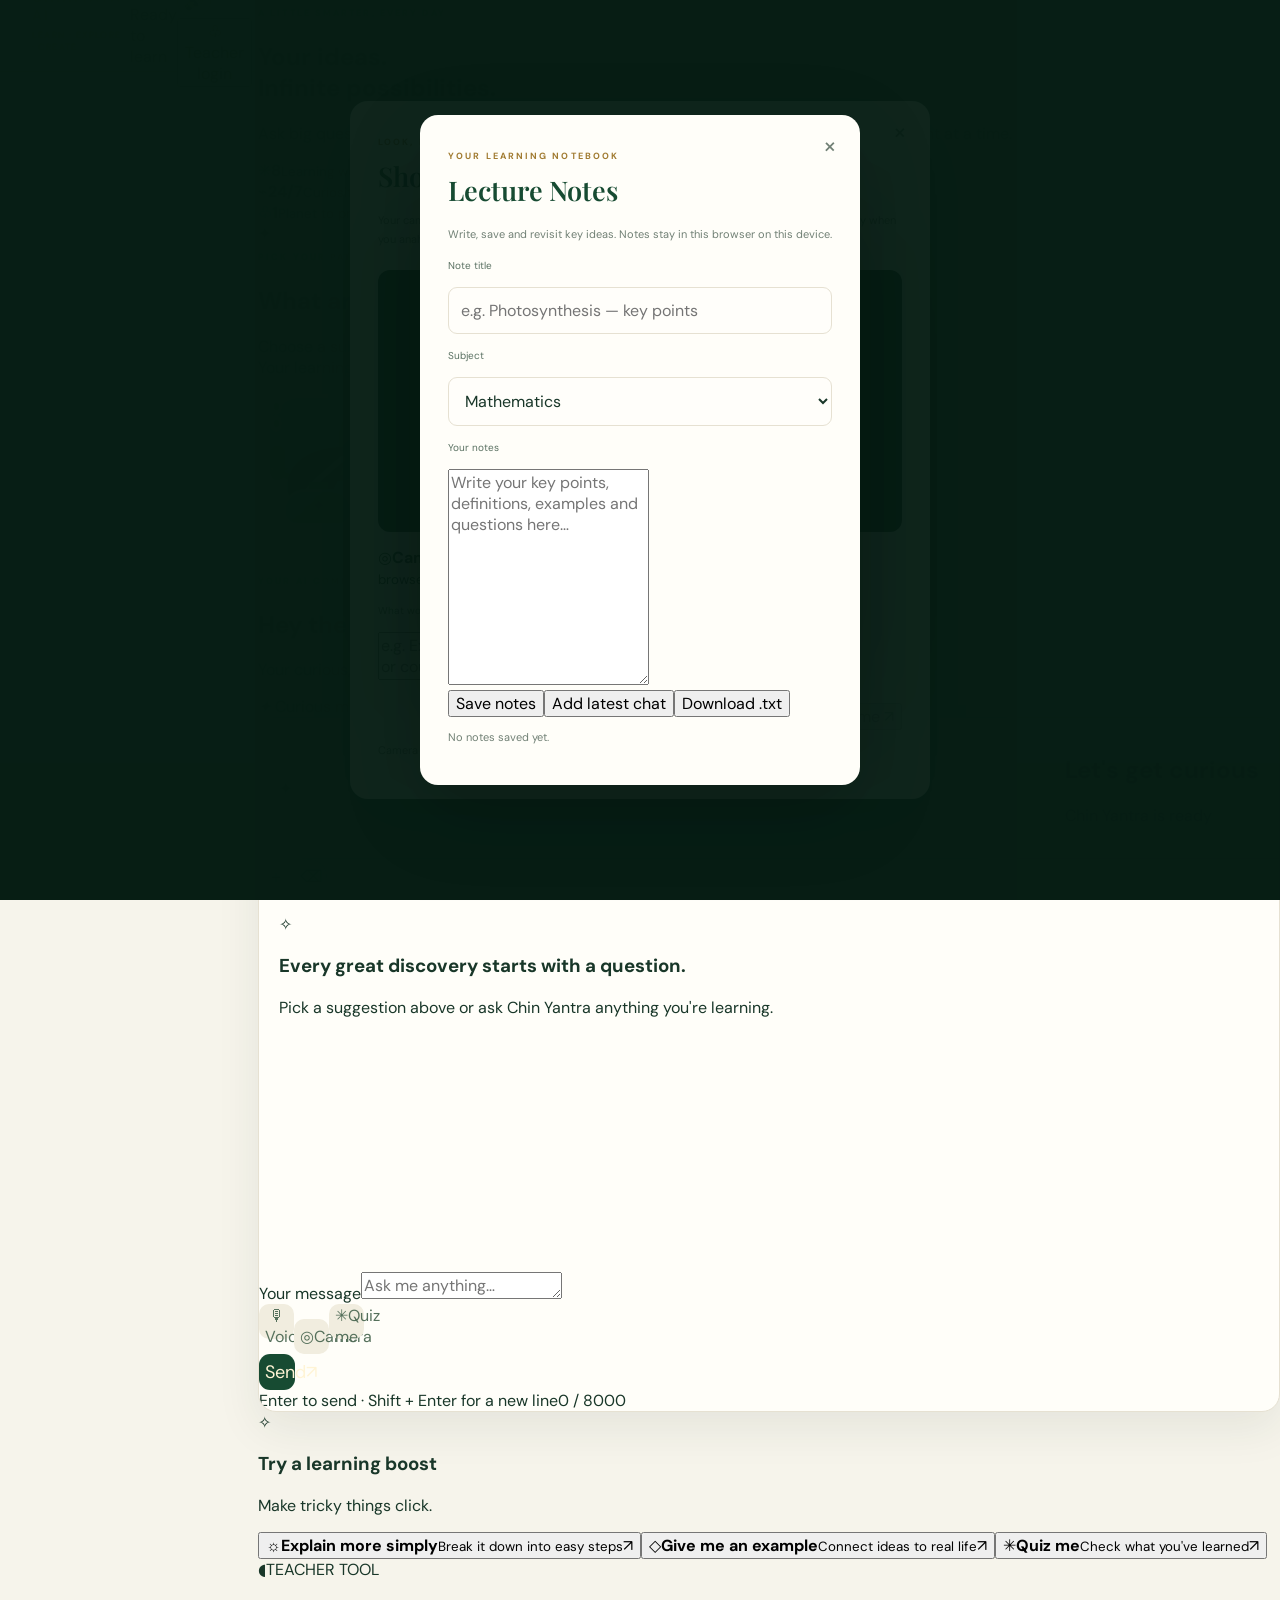
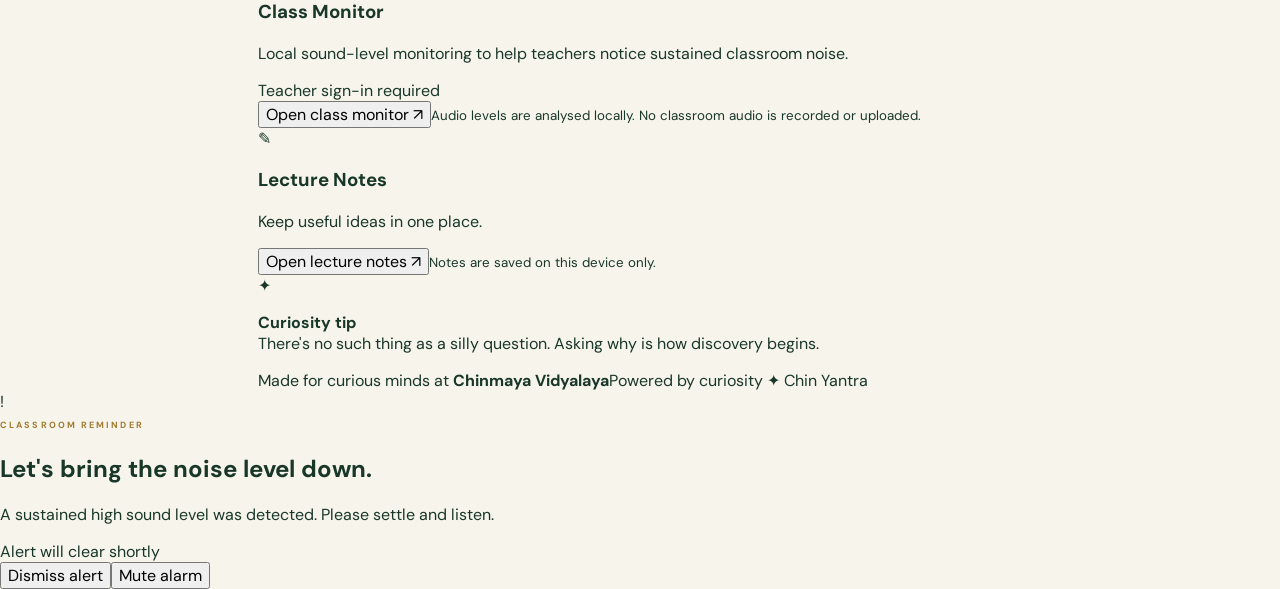
<file: index (5).html>
<!doctype html>
<html lang="en">
<head>
  <meta charset="utf-8"><meta name="viewport" content="width=device-width, initial-scale=1">
  <meta name="theme-color" content="#176b45"><meta name="description" content="Chinmaya AI — a friendly school learning companion">
  <title>CHINMAYA AI · Chin Yantra</title><link rel="stylesheet" href="style.css">
  <script src="config.js"></script><script defer src="app.js"></script>
</head>
<body>
  <div class="app-shell">
    <header class="topbar">
      <a class="brand" href="#" aria-label="CHINMAYA AI home"><span class="brand-mark" aria-hidden="true"><svg viewBox="0 0 48 48"><path d="M24 40C9 32 8 18 20 8c1 8 5 11 7 13 1-7 6-11 10-13 5 14-1 27-13 32Z" fill="currentColor"/><path d="M14 31c8-2 15-8 21-16" fill="none" stroke="#fff3d8" stroke-width="2.5" stroke-linecap="round"/></svg></span><span><strong>CHINMAYA <b>AI</b></strong><small>LEARN · EXPLORE · CREATE</small></span></a>
      <div class="header-status"><span class="status-dot"></span><span id="headerStatus">Ready to learn</span></div>
      <div class="header-actions"><button class="icon-button" id="voiceToggle" title="Toggle voice output" aria-label="Toggle voice output">🔊</button><button class="button button-outline" id="teacherLoginOpen">♧ Teacher login</button></div>
    </header>

    <main>
      <section class="hero-grid">
        <div class="welcome-panel">
          <div class="welcome-copy"><span class="eyebrow">A LITTLE SMARTER, EVERY DAY</span><h2>Your ideas.<br><span>Infinite possibilities.</span></h2><p>Ask big questions, untangle tricky topics, and build something brilliant — one curious thought at a time.</p></div>
          <div class="quick-stats"><div><span class="stat-icon green-icon">✳</span><strong>8</strong><small>Learning worlds</small></div><div><span class="stat-icon orange-icon">⌁</span><strong>24/7</strong><small>Curiosity mode</small></div><div><span class="stat-icon green-icon">♧</span><strong>1</strong><small>Planet to protect</small></div></div>
          <div class="welcome-decoration deco-leaf">✦</div><div class="welcome-decoration deco-ring"></div>
        </div>
      </section>

      <section class="subjects-section"><div class="section-heading"><div><span class="eyebrow">PICK YOUR PATH</span><h2>What are we exploring?</h2></div><span class="section-note">Choose a subject to personalise your AI buddy</span></div><div class="subject-grid" id="subjectGrid" aria-label="Learning subjects"></div></section>

      <section class="workspace-grid">
        <div class="robot-card panel">
          <div class="robot-orbit orbit-one"></div><div class="robot-orbit orbit-two"></div>
          <div class="robot-badge"><span class="status-dot"></span><span id="robotStatus">Your learning buddy</span></div>
          <div class="robot-stage" id="robotStage" data-expression="idle" aria-label="Animated robot Chin Yantra">
            <div class="robot-shadow"></div>
            <div class="robot-antenna"><span></span></div>
            <div class="robot-head">
              <div class="ear ear-left"><i></i></div><div class="ear ear-right"><i></i></div>
              <div class="head-panel"><span class="head-screw screw-left"></span><span class="head-screw screw-right"></span></div>
              <div class="brow brow-left"></div><div class="brow brow-right"></div>
              <div class="eye eye-left"><span class="pupil"></span><i class="eye-shine"></i></div><div class="eye eye-right"><span class="pupil"></span><i class="eye-shine"></i></div>
              <div class="nose"></div><div class="cheek cheek-left"></div><div class="cheek cheek-right"></div><div class="mouth"><span></span></div>
              <div class="leaf-emblem"><svg viewBox="0 0 32 32"><path d="M26 5C12 5 5 11 6 20c1 5 6 7 10 4 7-4 8-12 10-19Z" fill="currentColor"/><path d="M7 27C12 19 17 15 24 9" fill="none" stroke="#fff3d8" stroke-width="2" stroke-linecap="round"/></svg></div>
            </div>
            <div class="robot-neck"></div><div class="robot-body"><div class="body-shoulder shoulder-left"></div><div class="body-shoulder shoulder-right"></div><div class="chest-panel"><span class="chest-light"></span><span class="chest-light"></span><span class="chest-light"></span><div class="chest-leaf">✦</div></div><div class="arm arm-left"></div><div class="arm arm-right"></div><div class="hand hand-left"></div><div class="hand hand-right"></div></div>
          </div>
          <div class="robot-intro"><span class="eyebrow">YOUR AI COMPANION</span><h1>Hey there, <span id="robotNameTitle">I'm Chin Yantra!</span></h1><p id="robotGreeting">Your curious, kind, and eco-friendly learning buddy. What shall we discover today?</p></div>
          <div class="robot-footer"><span><i class="mini-leaf">✦</i> Curious minds grow here</span><span class="robot-version">EDITION 01</span></div>
        </div>
        <div class="chat-panel panel">
          <div class="chat-header"><div class="chat-heading"><div class="chat-avatar">✦</div><div><h2 id="chatSubjectTitle">Let's get curious</h2><p><span class="status-dot"></span><span id="chatStatus">Chin Yantra is ready</span></p></div></div><div class="chat-tools"><button class="icon-button" id="newChatBtn" title="Start a new conversation" aria-label="New conversation">＋</button><button class="icon-button" id="clearChatBtn" title="Clear conversation" aria-label="Clear conversation">⌫</button></div></div>
          <div class="suggestions" id="suggestions" aria-label="Suggested questions"></div>
          <div class="messages" id="messages" role="log" aria-live="polite" aria-relevant="additions text"><div class="empty-state" id="emptyState"><div class="empty-spark">✧</div><h3>Every great discovery starts with a question.</h3><p>Pick a suggestion above or ask Chin Yantra anything you're learning.</p></div></div>
          <div class="chat-composer"><label class="sr-only" for="messageInput">Your message</label><textarea id="messageInput" rows="1" placeholder="Ask me anything…" maxlength="8000"></textarea><div class="composer-actions"><div class="composer-left"><button class="tool-button" id="micBtn" title="Speak your question"><span>🎙</span><span>Voice</span></button><button class="tool-button" id="cameraBtn" title="Ask about something you show the camera"><span>◎</span><span>Camera</span></button><button class="tool-button" id="quizBtn" title="Start a short quiz"><span>✳</span><span>Quiz me</span></button></div><button class="send-button" id="sendBtn"><span>Send</span><span>↗</span></button></div><div class="composer-hint"><span>Enter to send · Shift + Enter for a new line</span><span id="charCount">0 / 8000</span></div></div>
        </div>
        <aside class="side-column"><div class="side-card panel"><div class="side-card-title"><span class="side-icon">✧</span><div><h3>Try a learning boost</h3><p>Make tricky things click.</p></div></div><button class="boost-action" id="simplerBtn"><span>☼</span><span><strong>Explain more simply</strong><small>Break it down into easy steps</small></span><span class="arrow">↗</span></button><button class="boost-action" id="exampleBtn"><span>◇</span><span><strong>Give me an example</strong><small>Connect ideas to real life</small></span><span class="arrow">↗</span></button><button class="boost-action" id="quizBoostBtn"><span>✳</span><span><strong>Quiz me</strong><small>Check what you've learned</small></span><span class="arrow">↗</span></button></div>
          <div class="side-card monitor-card panel"><div class="monitor-top"><span class="monitor-symbol">◖</span><span class="teacher-chip" id="teacherModeChip">TEACHER TOOL</span></div><h3>Class Monitor</h3><p>Local sound-level monitoring to help teachers notice sustained classroom noise.</p><div class="monitor-status"><span class="status-dot muted-dot" id="monitorDot"></span><span id="monitorSummary">Teacher sign-in required</span></div><button class="button button-dark" id="classMonitorOpen">Open class monitor <span>↗</span></button><small class="privacy-note">Audio levels are analysed locally. No classroom audio is recorded or uploaded.</small></div>
          <div class="side-card notes-card panel"><div class="side-card-title"><span class="side-icon">✎</span><div><h3>Lecture Notes</h3><p>Keep useful ideas in one place.</p></div></div><button class="button button-dark full-button" id="openNotesBtn" type="button">Open lecture notes ↗</button><small class="privacy-note">Notes are saved on this device only.</small></div>
          <div class="tip-card"><span>✦</span><p><strong>Curiosity tip</strong><br>There's no such thing as a silly question. Asking why is how discovery begins.</p></div>
        </aside>
      </section>
      <footer class="footer"><span>Made for curious minds at <strong>Chinmaya Vidyalaya</strong></span><span>Powered by curiosity <span class="footer-leaf">✦</span> Chin Yantra</span></footer>
    </main>
  </div>

  <div class="modal-backdrop key-backdrop hidden" id="apiKeyModal" role="dialog" aria-modal="true" aria-labelledby="apiKeyTitle"><div class="modal small-modal key-modal"><div class="modal-emblem">✦</div><span class="eyebrow">WELCOME TO CHINMAYA AI</span><h2 id="apiKeyTitle">Connect your learning companion</h2><p class="modal-subtitle">Enter your Gemini API key to begin chatting. The key stays in this browser tab's memory and is not saved to this device.</p><form id="apiKeyForm"><label for="apiKeyInput">Gemini API key</label><div class="password-wrap"><input id="apiKeyInput" type="password" autocomplete="off" spellcheck="false" placeholder="Paste your Gemini API key" required><button type="button" id="toggleApiKey" aria-label="Show API key">Show</button></div><p class="form-error" id="apiKeyError" aria-live="polite"></p><button class="button button-primary full-button" type="submit">Start learning ↗</button></form><button class="text-button" id="useConfiguredKey" type="button">Use the key configured in config.js</button><p class="security-note">For a public website, a backend proxy is required to keep API keys secret. Do not publish a personal unrestricted key.</p></div></div>

  <div class="modal-backdrop hidden" id="cameraModal" role="dialog" aria-modal="true" aria-labelledby="cameraTitle"><div class="modal camera-modal"><button class="modal-close" data-close="cameraModal" aria-label="Close camera">×</button><span class="eyebrow">LOOK, LEARN, DISCOVER</span><h2 id="cameraTitle">Show Chin Yantra something</h2><p class="modal-subtitle">Your camera starts only when you choose to activate it. A captured frame is sent to Gemini only when you analyse it.</p><div class="video-wrap"><video id="cameraVideo" autoplay muted playsinline></video><div class="video-placeholder" id="cameraPlaceholder"><span>◎</span><strong>Camera preview will appear here</strong><small>Allow camera access when your browser asks.</small></div></div><label for="cameraQuestion">What would you like to know?</label><textarea id="cameraQuestion" rows="2" maxlength="2000" placeholder="e.g. Explain this diagram or count the visible fingers…"></textarea><div class="modal-actions"><button class="button button-outline" id="startCameraBtn">Start camera</button><button class="button button-outline" id="stopCameraBtn" disabled>Stop camera</button><button class="button button-primary" id="analyseCameraBtn" disabled>Analyse frame ↗</button></div><p class="inline-status" id="cameraStatus" aria-live="polite">Camera is off.</p></div></div>

  <div class="modal-backdrop hidden" id="teacherModal" role="dialog" aria-modal="true" aria-labelledby="teacherTitle"><div class="modal small-modal"><button class="modal-close" data-close="teacherModal" aria-label="Close login">×</button><div class="modal-emblem">♧</div><span class="eyebrow">TEACHER SPACE</span><h2 id="teacherTitle">Welcome, teacher</h2><p class="modal-subtitle">Sign in to open the classroom sound-level monitor.</p><form id="teacherLoginForm"><label for="teacherPasswordInput">Demonstration password</label><div class="password-wrap"><input id="teacherPasswordInput" type="password" autocomplete="current-password" placeholder="Enter password" required><button type="button" id="showPasswordBtn" aria-label="Show password">Show</button></div><p class="form-error" id="loginError" aria-live="polite"></p><button class="button button-primary full-button" type="submit">Enter teacher space ↗</button></form><p class="security-note">Demo only: this browser-side password is not secure authentication and must not protect real accounts.</p></div></div>

  <div class="modal-backdrop hidden" id="monitorModal" role="dialog" aria-modal="true" aria-labelledby="monitorTitle"><div class="modal monitor-modal"><button class="modal-close" data-close="monitorModal" aria-label="Close monitor">×</button><div class="monitor-modal-head"><div><span class="eyebrow">TEACHER TOOLS</span><h2 id="monitorTitle">Classroom sound monitor</h2><p class="modal-subtitle">Measures sound level locally; it does not identify clapping or record speech.</p></div><span class="teacher-chip">TEACHER MODE</span></div><div class="meter-card"><div class="meter-readout"><span id="dbValue">—</span><small>relative level</small></div><div class="meter-track"><div id="meterFill" class="meter-fill"></div></div><div class="meter-labels"><span>Quiet</span><span>Elevated</span><span>Loud</span></div><p id="monitorStateText" class="inline-status" aria-live="polite">Monitoring is off.</p></div><div class="settings-row"><label for="sensitivityRange">Noise sensitivity <strong id="sensitivityLabel">Medium</strong></label><input id="sensitivityRange" type="range" min="1" max="100" value="55"><small>Higher sensitivity alerts at lower sound levels.</small></div><div class="monitor-controls"><button class="button button-primary" id="startMonitorBtn">Start monitoring</button><button class="button button-outline" id="stopMonitorBtn" disabled>Stop monitoring</button><button class="button button-outline" id="muteAlarmBtn">Mute alarm</button></div><p class="privacy-note">Microphone access is requested only after you start monitoring. Sound samples stay in this browser and are not saved or uploaded.</p><button class="button button-dark full-button" id="teacherLogoutBtn">Log out of teacher mode</button></div></div>

  <div class="alarm-overlay hidden" id="alarmOverlay" role="alertdialog" aria-live="assertive" aria-label="Classroom noise alert"><div class="alarm-card"><div class="alarm-pulse">!</div><span class="eyebrow">CLASSROOM REMINDER</span><h2>Let's bring the noise level down.</h2><p>A sustained high sound level was detected. Please settle and listen.</p><div class="alarm-countdown" id="alarmCountdown">Alert will clear shortly</div><div class="alarm-actions"><button class="button button-dark" id="dismissAlarmBtn">Dismiss alert</button><button class="button button-outline" id="alarmMuteQuickBtn">Mute alarm</button></div></div></div>
  <div class="modal-backdrop hidden" id="notesModal" role="dialog" aria-modal="true" aria-labelledby="notesTitle"><div class="modal notes-modal"><button class="modal-close" data-close="notesModal" aria-label="Close lecture notes">×</button><span class="eyebrow">YOUR LEARNING NOTEBOOK</span><h2 id="notesTitle">Lecture Notes</h2><p class="modal-subtitle">Write, save and revisit key ideas. Notes stay in this browser on this device.</p><label for="notesHeading">Note title</label><input id="notesHeading" type="text" maxlength="100" placeholder="e.g. Photosynthesis — key points"><label for="notesSubject">Subject</label><select id="notesSubject"><option>Mathematics</option><option>Physics</option><option>Chemistry</option><option>Biology</option><option>History</option><option>Geography</option><option>Artificial Intelligence</option><option>Robotics</option><option>General</option></select><label for="notesContent">Your notes</label><textarea id="notesContent" rows="10" maxlength="20000" placeholder="Write your key points, definitions, examples and questions here…"></textarea><div class="notes-toolbar"><button class="button button-primary" id="saveNotesBtn" type="button">Save notes</button><button class="button button-outline" id="addChatToNotesBtn" type="button">Add latest chat</button><button class="button button-outline" id="downloadNotesBtn" type="button">Download .txt</button></div><p class="inline-status" id="notesStatus" aria-live="polite">No notes saved yet.</p><div class="saved-notes" id="savedNotesList" aria-label="Saved notes"></div></div></div>
  <div class="toast-region" id="toastRegion" aria-live="polite" aria-atomic="true"></div>
</body></html>
</file>
<file: style.css>
@import url('https://fonts.googleapis.com/css2?family=DM+Sans:wght@400;500;600;700&family=Playfair+Display:wght@500;600;700&display=swap');
:root{--bg:#f6f4eb;--surface:#fffef9;--surface2:#f0eee2;--ink:#193729;--muted:#718075;--green:#174b32;--green2:#286746;--gold:#d6a642;--gold2:#f1d68a;--line:#e6e1d2;--shadow:0 16px 45px rgba(26,55,39,.08)}
*{box-sizing:border-box}body{margin:0;background:var(--bg);color:var(--ink);font-family:'DM Sans',sans-serif;min-height:100vh}button,input,textarea,select{font:inherit}button{cursor:pointer}.app-shell{min-height:100vh;display:grid;grid-template-columns:258px 1fr}.sidebar{background:linear-gradient(165deg,#103d29,#09291c);color:#f7f0d8;padding:27px 18px;display:flex;flex-direction:column;min-height:100vh}.brand{display:flex;align-items:center;gap:12px;text-decoration:none;color:#fff4d4;padding:4px 8px 34px}.brand-logo{width:49px;height:49px}.brand strong{display:block;font-size:14px;letter-spacing:2.2px}.brand small{display:block;font-size:9px;letter-spacing:1.4px;color:#d4b76e;margin-top:5px}.side-label{font-size:9px;letter-spacing:1.8px;color:#b7c6b4;padding:12px 12px}.nav-item{border:0;background:transparent;color:#e3eadf;text-align:left;width:100%;padding:12px;border-radius:11px;margin:2px 0;font-size:13px;transition:.2s}.nav-item span{display:inline-block;width:27px;color:#e5bf62;font-size:17px}.nav-item:hover,.nav-item.active{background:rgba(255,255,255,.11);color:#fff}.sidebar-bottom{margin-top:auto}.school-mini{font-family:'Playfair Display',serif;font-size:16px;padding:6px 12px 20px;line-height:1.5}.school-mini span{font:11px 'DM Sans',sans-serif;color:#b7c6b4}.main-area{min-width:0}.topbar{height:72px;border-bottom:1px solid var(--line);display:flex;align-items:center;justify-content:space-between;padding:0 4.5%;background:rgba(255,254,249,.74)}.breadcrumb{font-size:10px;letter-spacing:1.6px;color:var(--muted)}.breadcrumb span{padding:0 10px;color:var(--gold)}.breadcrumb b{color:var(--green)}.top-actions{display:flex;align-items:center;gap:13px}.connection{font-size:10px;color:var(--muted)}.connection i,.live-dot{display:inline-block;width:7px;height:7px;background:#d4a342;border-radius:50%;margin-right:6px}.icon-button,.avatar-button,.mobile-menu{border:1px solid var(--line);background:var(--surface);color:var(--green);border-radius:50%;width:34px;height:34px}.mobile-menu{display:none}.view{display:none;padding:36px 5% 54px;max-width:1500px;margin:auto}.view.active{display:block}.welcome-row{display:flex;align-items:center;justify-content:space-between;gap:30px;min-height:205px}.eyebrow{font-size:9px;letter-spacing:2.1px;color:#a17b31;font-weight:700}.welcome-row h1,.page-heading h1{font:600 clamp(29px,3.4vw,43px) 'Playfair Display',serif;line-height:1.15;margin:12px 0 9px;color:var(--green)}h1 span{color:#b58937}.subheading,.page-heading p{font-size:13px;color:var(--muted);margin:0;line-height:1.7}.robot-stage{width:220px;height:190px;position:relative;flex:none;display:flex;align-items:center;justify-content:center}.robot-aura{position:absolute;width:175px;height:145px;background:radial-gradient(ellipse,#e8d59b 0%,rgba(232,213,155,.08) 70%,transparent 72%);border-radius:50%}.robot{position:relative;width:120px;height:150px;animation:float 4s ease-in-out infinite;filter:drop-shadow(0 12px 10px #163b2a20)}@keyframes float{50%{transform:translateY(-7px)}}.antenna{position:absolute;top:0;left:57px;width:7px;height:18px;background:var(--gold);border-radius:6px}.antenna i{position:absolute;top:-6px;left:-4px;width:15px;height:15px;border-radius:50%;background:#e8bd58;box-shadow:0 0 0 5px #e8bd582b}.ear{position:absolute;top:48px;width:15px;height:34px;background:#d7a642;border-radius:8px}.ear-left{left:0}.ear-right{right:0}.robot-head{position:absolute;top:16px;left:8px;width:104px;height:91px;border-radius:36px 36px 31px 31px;background:linear-gradient(145deg,#d7f0c5,#55a977);border:4px solid #f8f1d8;box-shadow:inset 0 -6px 0 #31764e}.robot-face{position:absolute;inset:15px 12px 17px;background:#123a2a;border-radius:23px;display:flex;justify-content:center;align-items:center;gap:22px}.eye{width:12px;height:17px;background:#fff8df;border-radius:50%;position:relative;overflow:hidden}.eye i{position:absolute;width:5px;height:7px;background:#d5a23e;border-radius:50%;left:4px;top:5px}.mouth{position:absolute;bottom:10px;width:18px;height:7px;border-bottom:3px solid #e8b94f;border-radius:50%;transition:.12s}.robot.thinking .mouth{height:5px;width:9px;border:2px solid #e8b94f;border-radius:50%}.robot.speaking .mouth{height:13px;width:13px;background:#e8b94f;border:0;border-radius:50%;animation:lip .18s infinite alternate}@keyframes lip{to{transform:scaleY(.45)}}.robot-neck{position:absolute;top:104px;left:51px;width:19px;height:10px;background:#d8aa4b}.robot-body{position:absolute;top:111px;left:25px;width:70px;height:37px;border-radius:22px 22px 15px 15px;background:linear-gradient(145deg,#b9e4a5,#36845a);border:3px solid #f5edd1;display:grid;place-items:center}.robot-leaf{color:#e9b74e;font-size:25px;line-height:1}.robot-caption{position:absolute;bottom:0;color:#9a895e;font-size:9px;letter-spacing:1px}.subject-strip{display:flex;gap:8px;overflow:auto;padding:10px 0 19px}.subject-chip{white-space:nowrap;border:1px solid var(--line);background:var(--surface);border-radius:30px;padding:9px 13px;color:#4c6555;font-size:11px}.subject-chip span{color:#b38631;margin-right:6px}.subject-chip.selected{background:#174b32;color:white;border-color:#174b32}.chat-panel{background:var(--surface);border:1px solid var(--line);border-radius:18px;box-shadow:var(--shadow);overflow:hidden}.chat-heading{padding:16px 20px;border-bottom:1px solid var(--line);display:flex;justify-content:space-between;align-items:center}.chat-heading strong{font:600 15px 'Playfair Display',serif}.chat-heading small{display:block;color:var(--muted);font-size:10px;margin:4px 0 0 14px}.chat-heading .live-dot{background:#68a875}.text-button{border:0;background:transparent;color:#9b762e;font-size:11px;font-weight:700}.messages{height:min(42vh,410px);min-height:230px;overflow:auto;padding:20px;display:flex;flex-direction:column;gap:16px}.message{display:flex;gap:10px;max-width:88%;align-items:flex-start}.message.user{align-self:flex-end;flex-direction:row-reverse}.message-avatar{flex:none;width:29px;height:29px;border-radius:50%;display:grid;place-items:center;background:#e9e2c8;color:#8b692c}.message.user .message-avatar{background:#dce9d8;color:#22593b}.bubble{background:#f4f2e8;border-radius:4px 15px 15px 15px;padding:12px 14px;font-size:12px;line-height:1.7;color:#314c3c;white-space:normal;overflow-wrap:anywhere}.message.user .bubble{background:#e2eddf;border-radius:15px 4px 15px 15px}.bubble p{margin:6px 0}.bubble .message-time{font-size:9px;color:#89968a;display:block;margin-top:7px}.bubble pre{white-space:pre-wrap;overflow-wrap:anywhere}.composer{margin:0 17px;border:1px solid #ddd6c3;border-radius:14px;display:flex;align-items:flex-end;padding:7px;gap:7px;background:#fffefa}.composer textarea{resize:none;border:0;outline:0;background:transparent;flex:1;min-width:0;padding:9px 4px;color:var(--ink);max-height:120px;font-size:12px}.tool-button{border:0;background:#f1eddf;color:#55705b;border-radius:10px;width:35px;height:35px;flex:none}.send-button{width:36px;height:36px;border:0;border-radius:11px;background:var(--green);color:#fff4d5;font-size:18px}.composer-foot{padding:10px 21px 14px;display:flex;justify-content:space-between;color:#9a9c8d;font-size:9px}.attachment-preview{padding:10px 20px 0}.attachment-preview img{max-width:120px;max-height:90px;border-radius:8px}.below-chat{display:flex;justify-content:space-between;padding:14px 3px;color:#9a9c8d;font-size:10px}.page-heading{margin:8px 0 27px}.page-heading h1{margin-bottom:8px}.subject-grid{display:grid;grid-template-columns:repeat(3,minmax(0,1fr));gap:14px}.subject-card{background:var(--surface);border:1px solid var(--line);border-radius:15px;padding:20px;text-align:left;min-height:150px;transition:.2s;color:var(--ink)}.subject-card:hover{transform:translateY(-3px);box-shadow:var(--shadow);border-color:#d4b76e}.subject-card .subject-icon{font-size:25px;color:#bd913a;background:#f4efdf;border-radius:12px;width:45px;height:45px;display:grid;place-items:center;margin-bottom:14px}.subject-card b{font:600 17px 'Playfair Display',serif;display:block}.subject-card small{color:var(--muted);font-size:10px;display:block;margin-top:6px;line-height:1.5}.gita-feature{display:grid;grid-template-columns:170px 1fr;gap:25px;align-items:center;padding:28px;border-radius:18px;background:linear-gradient(120deg,#103d29,#20563b);color:#fff4d8}.gita-symbol{font:90px 'Playfair Display',serif;color:#e5c16b;text-align:center}.gita-feature h2{font:600 27px 'Playfair Display',serif;margin:8px 0}.gita-feature p{color:#d5e0d2;font-size:12px;line-height:1.8;max-width:650px}.gold-button{background:linear-gradient(135deg,#e8c66f,#c99738);border:0;border-radius:10px;padding:11px 15px;color:#253c2d;font-size:11px;font-weight:700}.gita-feature .gold-button{margin-top:8px}.reflection-grid{display:grid;grid-template-columns:repeat(3,1fr);gap:13px;margin-top:18px}.reflection-grid article{padding:19px;background:var(--surface);border:1px solid var(--line);border-radius:14px}.reflection-grid span{font-size:9px;color:#a17b31;letter-spacing:1.5px}.reflection-grid h3{font:600 18px 'Playfair Display',serif;margin:9px 0}.reflection-grid p,.small-note{font-size:10px;color:var(--muted);line-height:1.7}.notes-layout{display:grid;grid-template-columns:220px 1fr;gap:15px}.notes-list-panel,.note-editor{background:var(--surface);border:1px solid var(--line);border-radius:14px;padding:15px}.full{width:100%}.notes-list{margin-top:13px;display:grid;gap:7px}.note-item{border:1px solid var(--line);border-radius:9px;background:#faf8f0;padding:10px;text-align:left;color:var(--ink);font-size:11px}.note-item.active{border-color:#caa24f;background:#f7f0dc}.note-item small{display:block;color:var(--muted);margin-top:4px}.note-editor{display:flex;flex-direction:column;min-height:390px}.note-editor input{font:600 23px 'Playfair Display',serif;border:0;border-bottom:1px solid var(--line);padding:10px 4px;background:transparent;outline:0;color:var(--green)}.note-editor textarea{flex:1;min-height:250px;resize:vertical;border:0;padding:15px 4px;outline:0;background:transparent;color:var(--ink);font-size:13px;line-height:1.8}.note-actions{display:flex;align-items:center;gap:8px;flex-wrap:wrap}.note-actions span{font-size:9px;color:var(--muted);margin-right:auto}.outline-button{border:1px solid var(--line);background:var(--surface);border-radius:9px;padding:10px 12px;color:#4b6855;font-size:10px}.modal-backdrop{position:fixed;inset:0;background:#071d14a8;display:grid;place-items:center;padding:18px;z-index:20}.modal-backdrop[hidden]{display:none}.modal{width:min(440px,100%);max-height:90vh;overflow:auto;background:var(--surface);border-radius:18px;padding:28px;position:relative;box-shadow:0 25px 80px #0003}.modal h2{font:600 27px 'Playfair Display',serif;margin:8px 0 17px;color:var(--green)}.modal p{font-size:11px;color:var(--muted);line-height:1.7}.modal label{display:block;font-size:10px;color:#597061;margin:15px 0}.modal input,.modal select{display:block;width:100%;margin-top:7px;padding:12px;border:1px solid var(--line);border-radius:9px;background:#fffefa;color:var(--ink);outline-color:#d5ad59}.modal-close{position:absolute;right:17px;top:13px;border:0;background:transparent;font-size:25px;color:#718075}.modal-actions{display:flex;justify-content:flex-end;gap:8px;margin-top:18px}.switch-row{display:flex!important;align-items:center;justify-content:space-between}.switch-row input{width:auto;margin:0}.teacher-modal{width:min(480px,100%)}.teacher-tools{display:grid;grid-template-columns:1fr 1fr;gap:9px}.teacher-tools video{grid-column:1/-1;width:100%;max-height:220px;background:#10291d;border-radius:12px;display:none}.teacher-tools video.active{display:block}.teacher-tools .full,.meter,.noise-readout,.alert-line{grid-column:1/-1}.meter{height:10px;background:#e8e4d8;border-radius:20px;overflow:hidden}.meter div{height:100%;width:0;background:linear-gradient(90deg,#6aab70,#d4a342);transition:width .1s}.noise-readout{font-size:10px;color:var(--muted)}.alert-line{font-size:11px;color:#9a4c24;background:#faeadb;padding:10px;border-radius:8px}.logout{margin-top:18px}.toast{position:fixed;bottom:22px;left:50%;transform:translate(-50%,20px);background:#173d2b;color:#fff4d7;padding:11px 17px;border-radius:30px;font-size:11px;opacity:0;pointer-events:none;transition:.2s;z-index:40}.toast.show{opacity:1;transform:translate(-50%,0)}
body.dark{--bg:#0c2118;--surface:#142c21;--surface2:#1b382a;--ink:#edf0df;--muted:#a5b4a4;--green:#e5c16b;--green2:#b38a3b;--line:#2a4635;--shadow:0 16px 45px #0003}body.dark .topbar{background:#10271d}body.dark .breadcrumb b,body.dark .welcome-row h1,body.dark .page-heading h1,body.dark .modal h2{color:#f0e7c9}body.dark .bubble{background:#20392b;color:#e8eddf}body.dark .message.user .bubble{background:#2a4935}body.dark .composer,body.dark .modal input,body.dark .modal select{background:#10271d;color:#edf0df;border-color:#35513f}body.dark .subject-card,body.dark .reflection-grid article,body.dark .notes-list-panel,body.dark .note-editor{background:var(--surface)}body.dark .note-item{background:#1b382a;color:#edf0df}body.dark .subject-chip{background:#142c21;color:#e8eddf;border-color:#2a4635}body.dark .subject-chip.selected{background:#d4aa4d;color:#172c20}body.dark .chat-heading,body.dark .composer-foot{border-color:var(--line)}body.dark .robot-caption{color:#d4bd7e}
@media(max-width:850px){.app-shell{grid-template-columns:1fr}.sidebar{position:fixed;z-index:15;left:-275px;top:0;width:258px;height:100vh;transition:left .25s}.sidebar.open{left:0}.mobile-menu{display:block}.view{padding:27px 4%}.welcome-row{min-height:180px}.subject-grid{grid-template-columns:repeat(2,1fr)}}@media(max-width:560px){.topbar{height:60px;padding:0 4%}.connection{display:none}.welcome-row{align-items:flex-start}.robot-stage{width:125px;transform:scale(.8);transform-origin:top right;margin-right:-8px}.welcome-row h1{font-size:28px}.subheading{font-size:11px;max-width:230px}.subject-grid{grid-template-columns:1fr 1fr;gap:9px}.subject-card{padding:14px;min-height:140px}.subject-card b{font-size:15px}.messages{height:42vh;padding:13px}.message{max-width:96%}.composer{margin:0 9px}.composer-foot{padding:8px 12px}.composer-foot span:first-child{display:none}.gita-feature{grid-template-columns:1fr;padding:22px}.gita-symbol{font-size:55px}.reflection-grid{grid-template-columns:1fr}.notes-layout{grid-template-columns:1fr}.notes-list{grid-template-columns:repeat(2,1fr)}.note-editor{min-height:340px}.note-actions span{width:100%}.breadcrumb{font-size:9px}.robot-stage{position:absolute;right:2px;opacity:.7}.welcome-row{position:relative;padding-right:80px;min-height:175px}.teacher-tools{grid-template-columns:1fr 1fr}}

/* CHINMAYA AI additions: spirituality routing, saved conversations, study mode and student camera */
.chat-heading-actions{display:flex;align-items:center;gap:14px;flex-wrap:wrap}.saved-chat-tools{display:flex;gap:10px;flex-wrap:wrap;margin:0 0 16px}.saved-chat-list{display:grid;gap:11px}.saved-chat-card{display:flex;align-items:center;justify-content:space-between;gap:16px;padding:16px 18px;background:var(--surface);border:1px solid var(--line);border-radius:14px;box-shadow:var(--shadow)}.saved-chat-info{display:grid;gap:5px;min-width:0}.saved-chat-info b{font:600 16px 'Playfair Display',serif;color:var(--ink);overflow-wrap:anywhere}.saved-chat-info span,.saved-chat-info small{font-size:10px;color:var(--muted)}.saved-chat-actions{display:flex;gap:7px;flex-wrap:wrap}.danger-button{color:#a34835;border-color:#d9b9ad}.study-card{max-width:720px;padding:24px;background:var(--surface);border:1px solid var(--line);border-radius:17px;box-shadow:var(--shadow);display:grid;gap:12px}.study-card label{font-size:11px;font-weight:700;color:var(--muted);margin-top:4px}.study-card input,.study-card select{width:100%;padding:13px 14px;border:1px solid var(--line);border-radius:10px;background:var(--surface2);color:var(--ink);font:inherit;font-size:12px;outline-color:#d5ad59}.study-card .gold-button{justify-self:start;margin-top:5px}.study-tip{display:flex;gap:13px;align-items:flex-start;max-width:720px;margin-top:15px;padding:16px 18px;border:1px solid var(--line);border-radius:13px;background:var(--surface)}.study-tip>span{font-size:23px;color:#b88d3b}.study-tip b{font:600 15px 'Playfair Display',serif;color:var(--ink)}.study-tip p{font-size:11px;color:var(--muted);line-height:1.7;margin:5px 0 0}.camera-modal{width:min(580px,100%)}.camera-modal video{width:100%;max-height:340px;object-fit:contain;background:#10291d;border-radius:12px;margin:10px 0;min-height:150px}.camera-actions{display:flex;gap:8px;flex-wrap:wrap}.camera-actions button{flex:1}.attachment-preview{display:flex;align-items:center;gap:10px;flex-wrap:wrap}.attachment-preview span{font-size:10px;color:var(--muted)}.image-message-label{display:block;margin-top:6px;color:#a17b31;font-size:10px}.reduce-motion *,body.reduce-motion *{animation-duration:.01ms!important;animation-iteration-count:1!important;scroll-behavior:auto!important;transition-duration:.01ms!important}body.dark .study-card input,body.dark .study-card select{background:#10271d;color:#edf0df;border-color:#35513f}body.dark .saved-chat-card,body.dark .study-tip{background:var(--surface)}body.dark .danger-button{color:#f0a18d}
@media(max-width:650px){.saved-chat-card{align-items:flex-start;flex-direction:column}.saved-chat-actions{width:100%}.saved-chat-actions button{flex:1}.chat-heading-actions{gap:8px}.camera-actions{display:grid;grid-template-columns:1fr 1fr}.camera-actions button:last-child{grid-column:1/-1}}

/* Chat companion layout: keep the robot visible beside the conversation. */
.chat-workspace{display:grid;grid-template-columns:minmax(150px,205px) minmax(0,1fr);gap:18px;align-items:stretch}
.chat-workspace .chat-panel{min-width:0}
.chat-workspace .robot-stage{width:auto;height:auto;min-height:470px;position:relative;align-self:stretch;display:flex;align-items:center;justify-content:center;flex-direction:column;overflow:hidden;border:1px solid var(--line);border-radius:18px;background:linear-gradient(160deg,var(--surface),var(--surface2))}
.chat-workspace .robot-aura{width:190px;height:190px}
.chat-workspace .robot-caption{position:absolute;bottom:25px;left:8px;right:8px;text-align:center;font-size:10px;letter-spacing:.4px;color:var(--muted)}
.robot-arm{position:absolute;top:116px;width:19px;height:34px;border-radius:13px;background:linear-gradient(145deg,#b9e4a5,#36845a);border:3px solid #f5edd1;transform-origin:top center}
.robot-arm-left{left:12px;transform:rotate(18deg)}
.robot-arm-right{right:12px;transform:rotate(-18deg)}
.robot.waving .robot-arm-right{animation:robotWave .22s ease-in-out 5 alternate}
@keyframes robotWave{from{transform:rotate(-18deg)}to{transform:rotate(-115deg)}}
.robot.blinking .eye{transform:scaleY(.08)}
.eye{transition:transform .09s ease}
.robot.speaking .mouth{animation:lipSync .16s ease-in-out infinite alternate}
@keyframes lipSync{from{height:3px;width:14px;border-radius:50%;transform:scaleY(.55)}to{height:14px;width:12px;border-radius:45%;transform:scaleY(1)}}
.mouth.speech-pulse{animation:lipSync .15s ease-in-out 2 alternate}
.below-chat{display:flex;align-items:center;justify-content:space-between;gap:12px;flex-wrap:wrap}
.speech-actions{display:flex;gap:14px;flex-wrap:wrap}
.teacher-timer{grid-column:1/-1;padding:14px;border:1px solid var(--line);border-radius:12px;background:var(--surface2)}
.teacher-timer>b{font:600 16px 'Playfair Display',serif;color:var(--green)}
.teacher-timer>p{margin:5px 0 10px}
.timer-controls{display:flex;align-items:center;gap:7px;flex-wrap:wrap}
.timer-controls input{width:65px;padding:9px;border:1px solid var(--line);border-radius:8px;background:var(--surface);color:var(--ink)}
.timer-controls span{font-size:10px;color:var(--muted);margin-right:auto}
.lesson-countdown{font:600 32px 'DM Sans',sans-serif;letter-spacing:2px;color:var(--green);margin-top:12px;font-variant-numeric:tabular-nums}
.teacher-timer .small-note{margin-bottom:0}
@media(max-width:850px){.chat-workspace{grid-template-columns:130px minmax(0,1fr);gap:12px}.chat-workspace .robot-stage{min-height:440px}.chat-workspace .robot{transform:scale(.82)}.chat-workspace .robot-caption{font-size:9px;bottom:16px}}
@media(max-width:560px){.chat-workspace{grid-template-columns:92px minmax(0,1fr);gap:8px}.chat-workspace .robot-stage{min-height:420px;border-radius:13px}.chat-workspace .robot{transform:scale(.62)}.chat-workspace .robot-caption{font-size:8px;line-height:1.4;padding:0 4px}.chat-workspace .chat-heading{padding:12px 10px;gap:6px;align-items:flex-start;flex-direction:column}.chat-workspace .chat-heading-actions{gap:8px}.chat-workspace .messages{height:42vh;min-height:280px;padding:10px 7px}.chat-workspace .message{max-width:100%}.chat-workspace .bubble{font-size:11px;padding:9px}.chat-workspace .composer{margin:0 5px;padding:6px}.chat-workspace .tool-button{width:27px;min-width:27px}.chat-workspace .send-button{width:30px;min-width:30px}.speech-actions{gap:10px}.below-chat{align-items:flex-start}}
@media(prefers-reduced-motion:reduce){.robot,.robot-arm-right,.robot.speaking .mouth{animation:none!important}}
</file>
